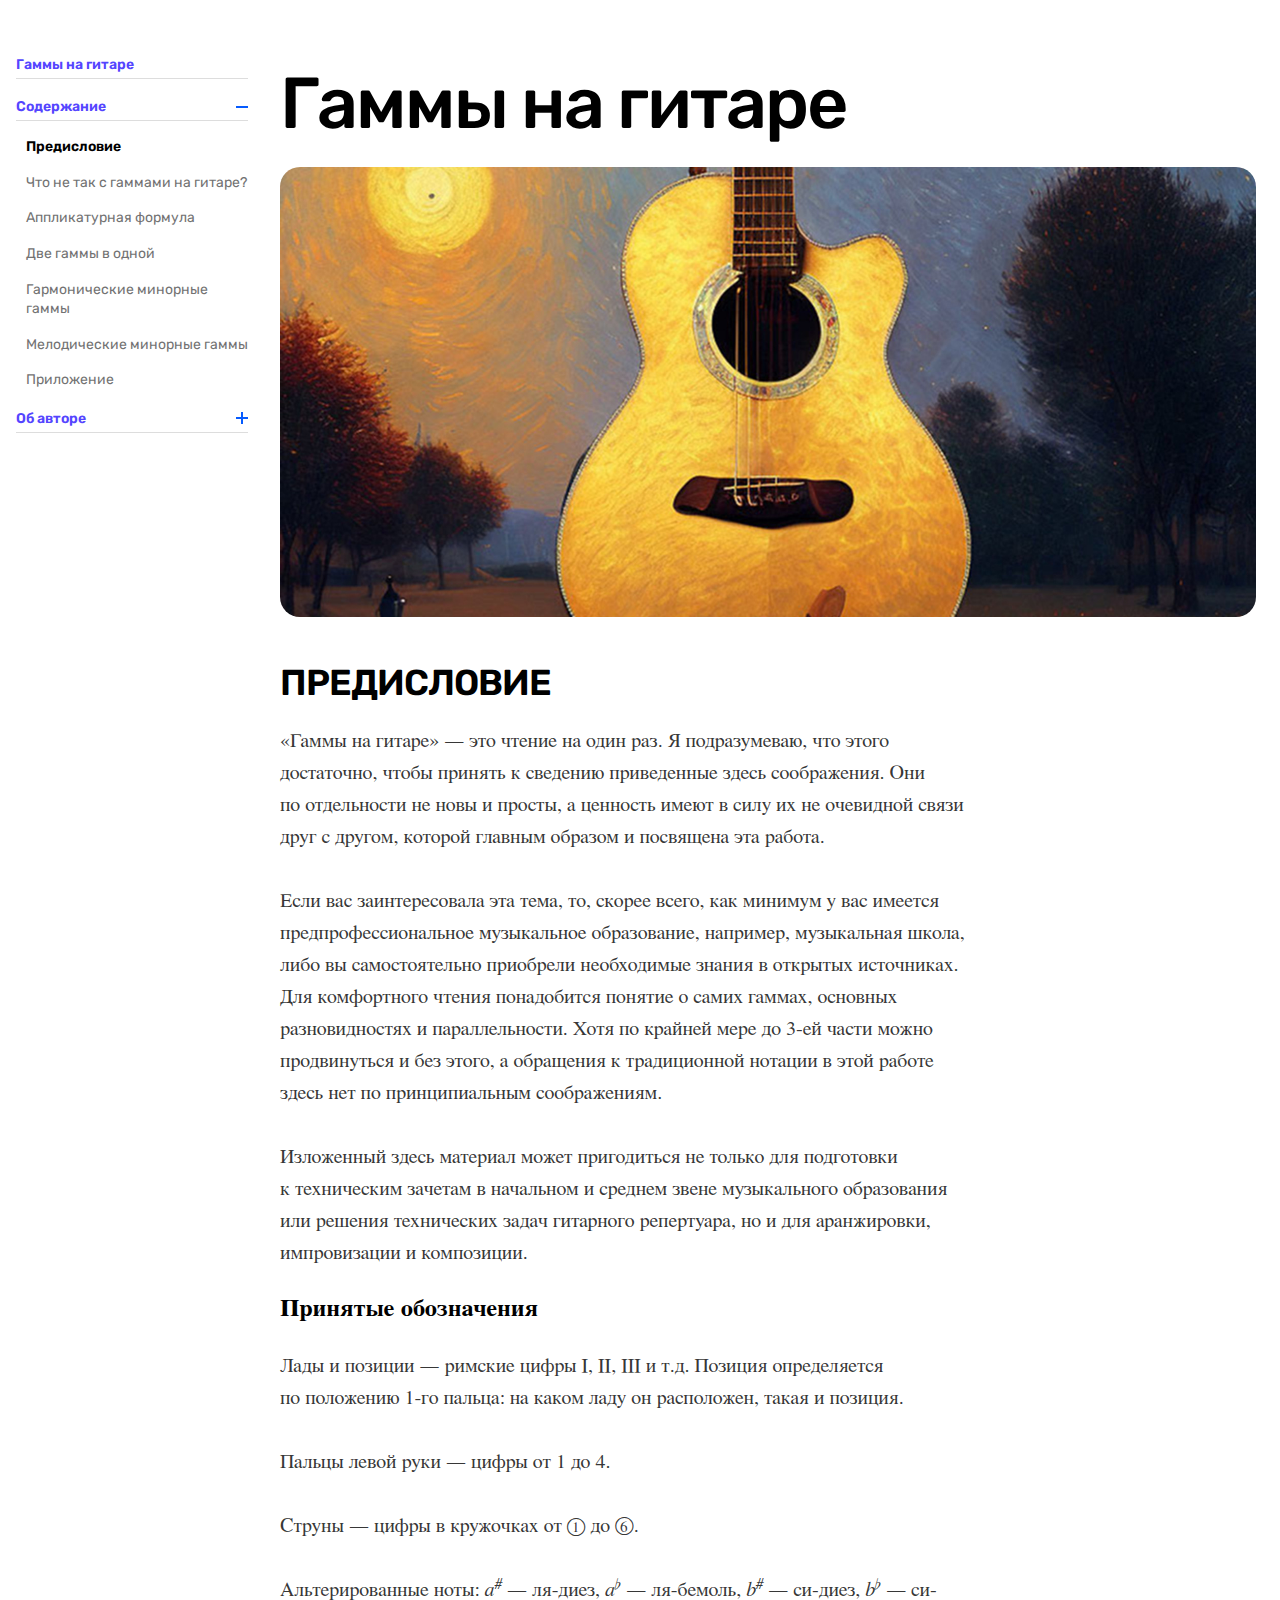
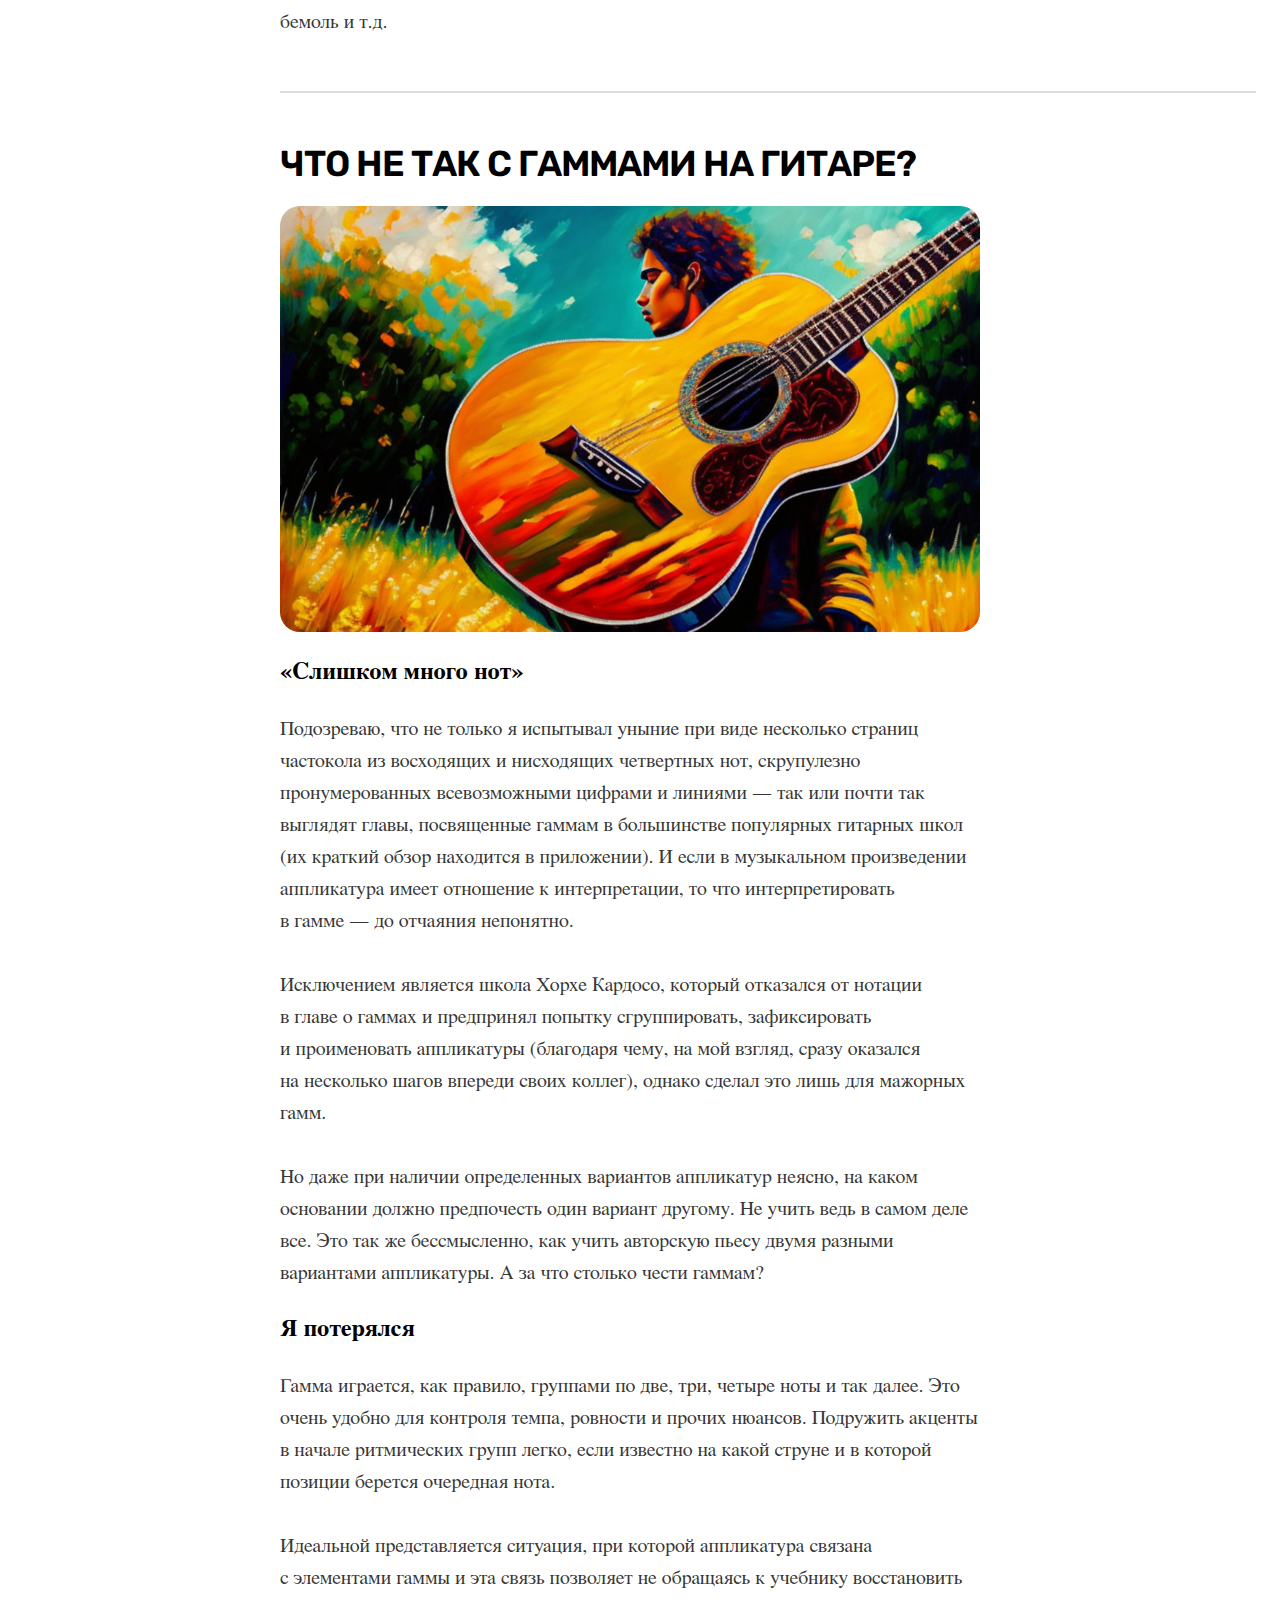
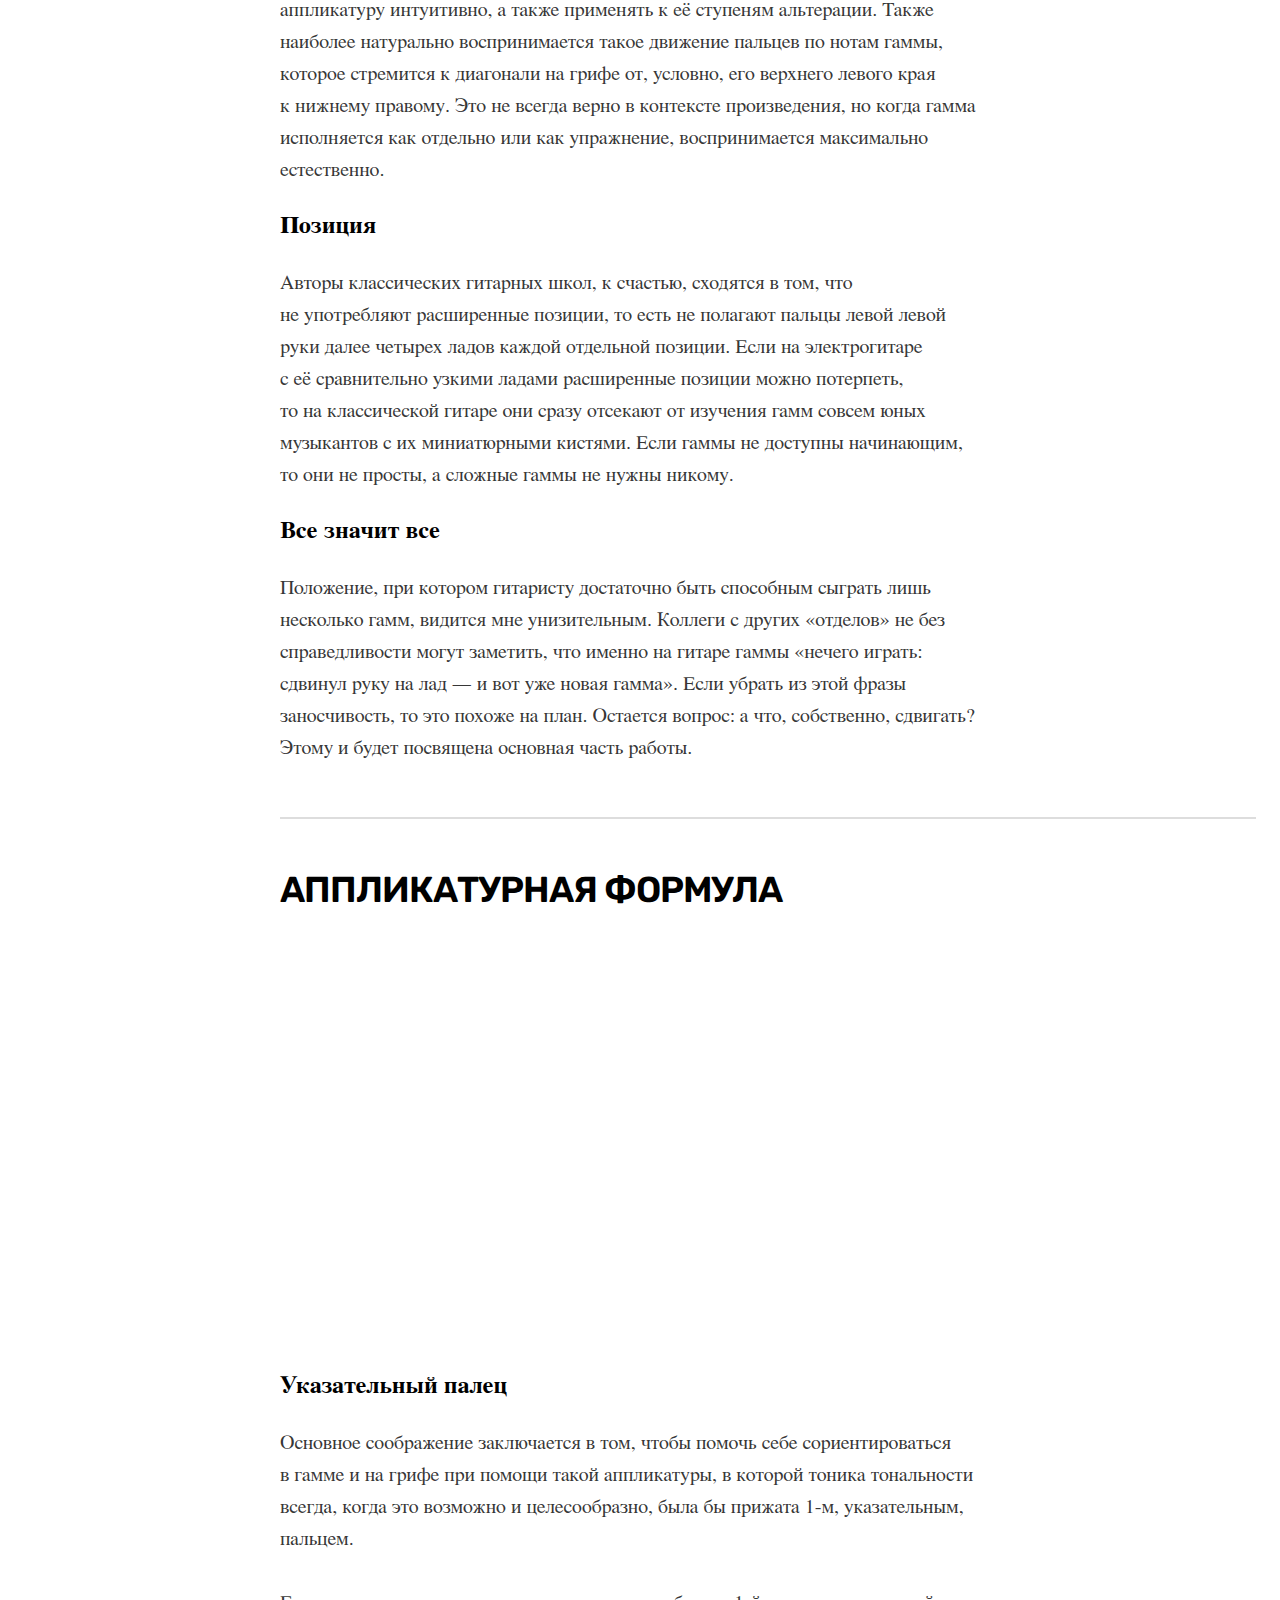
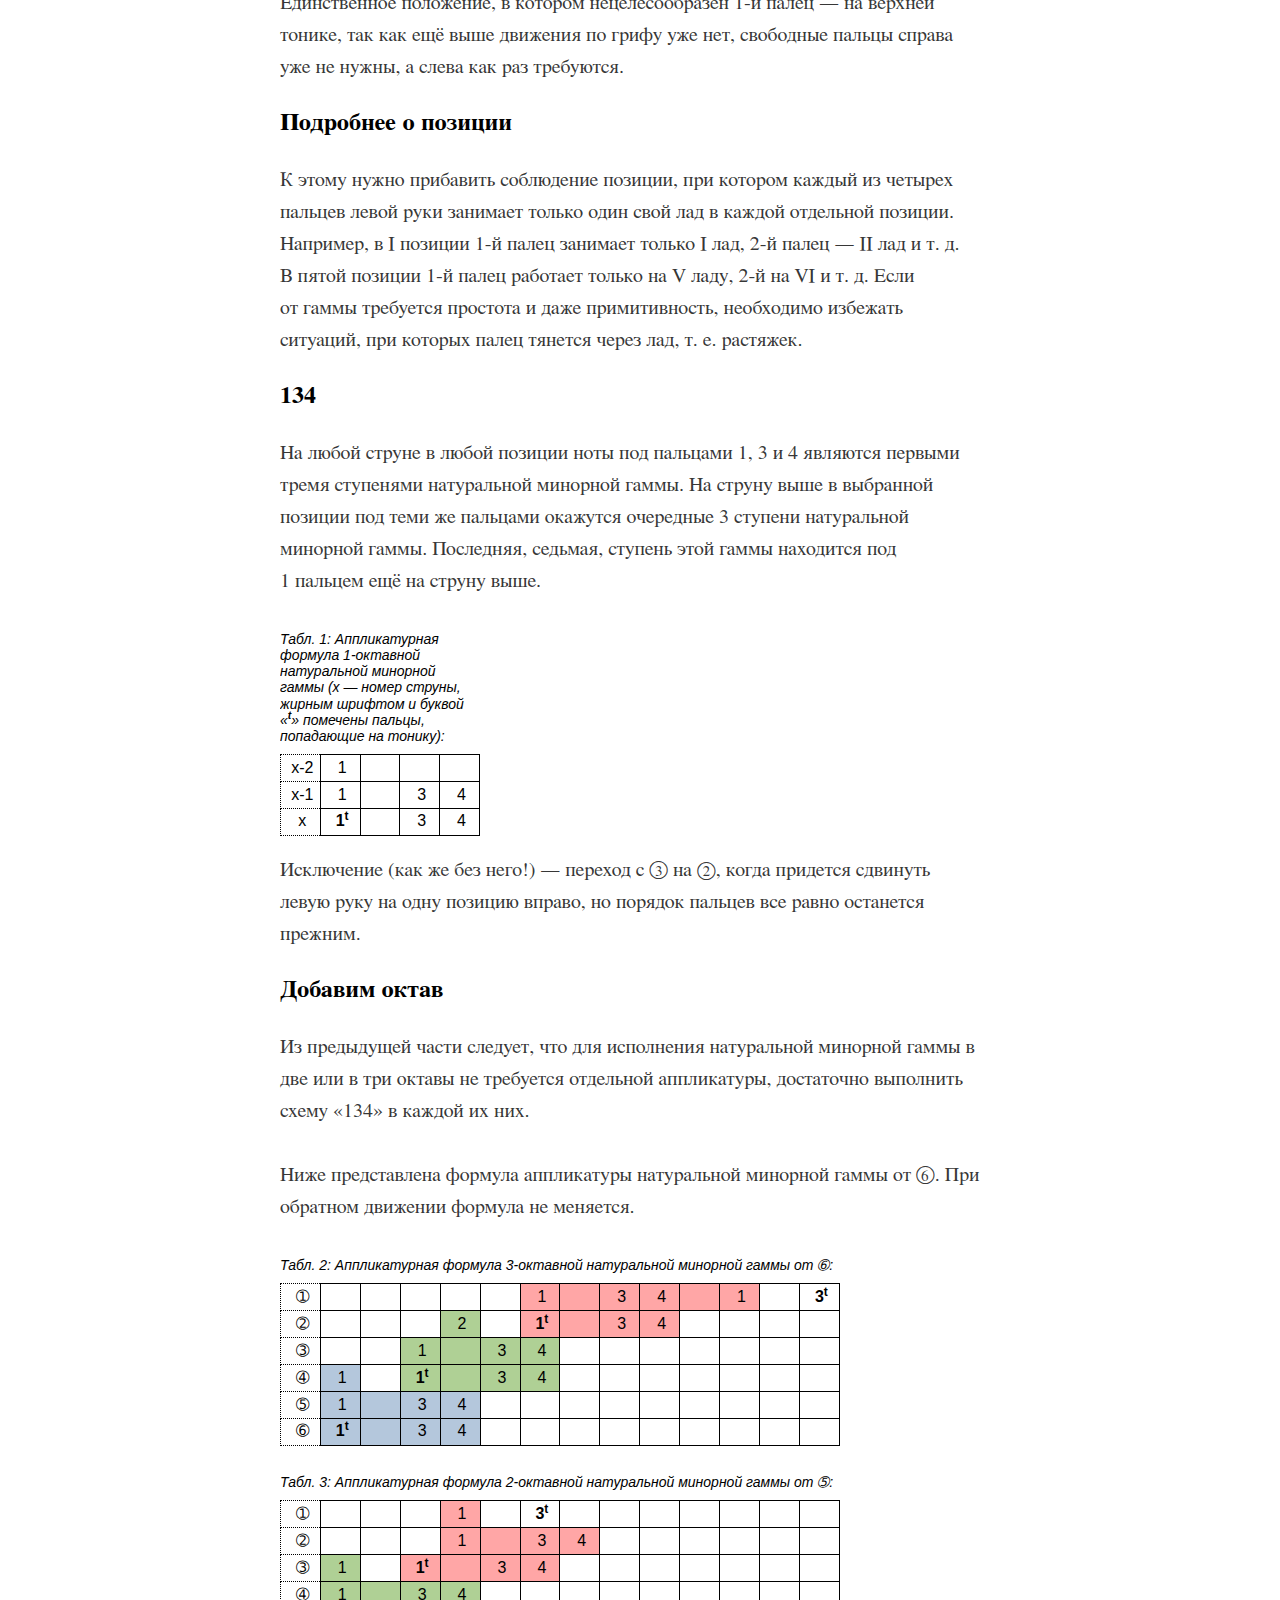
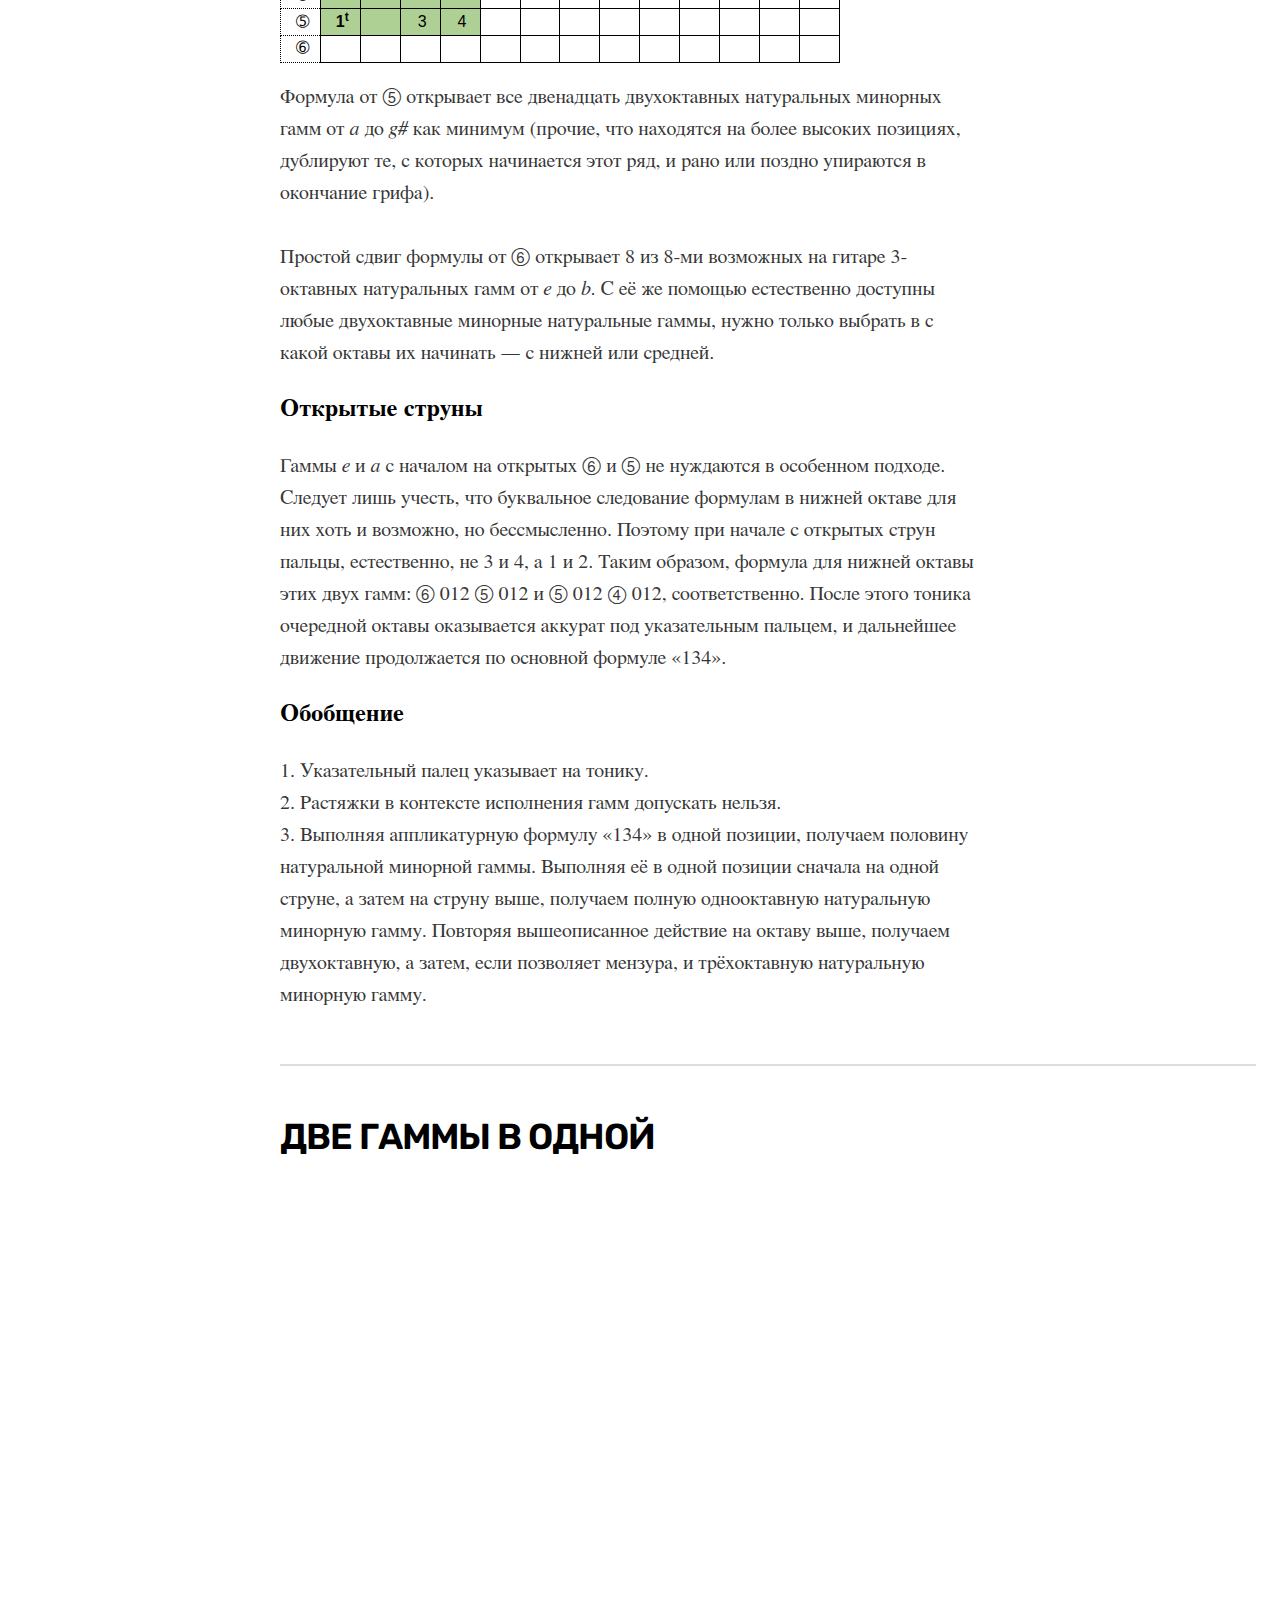
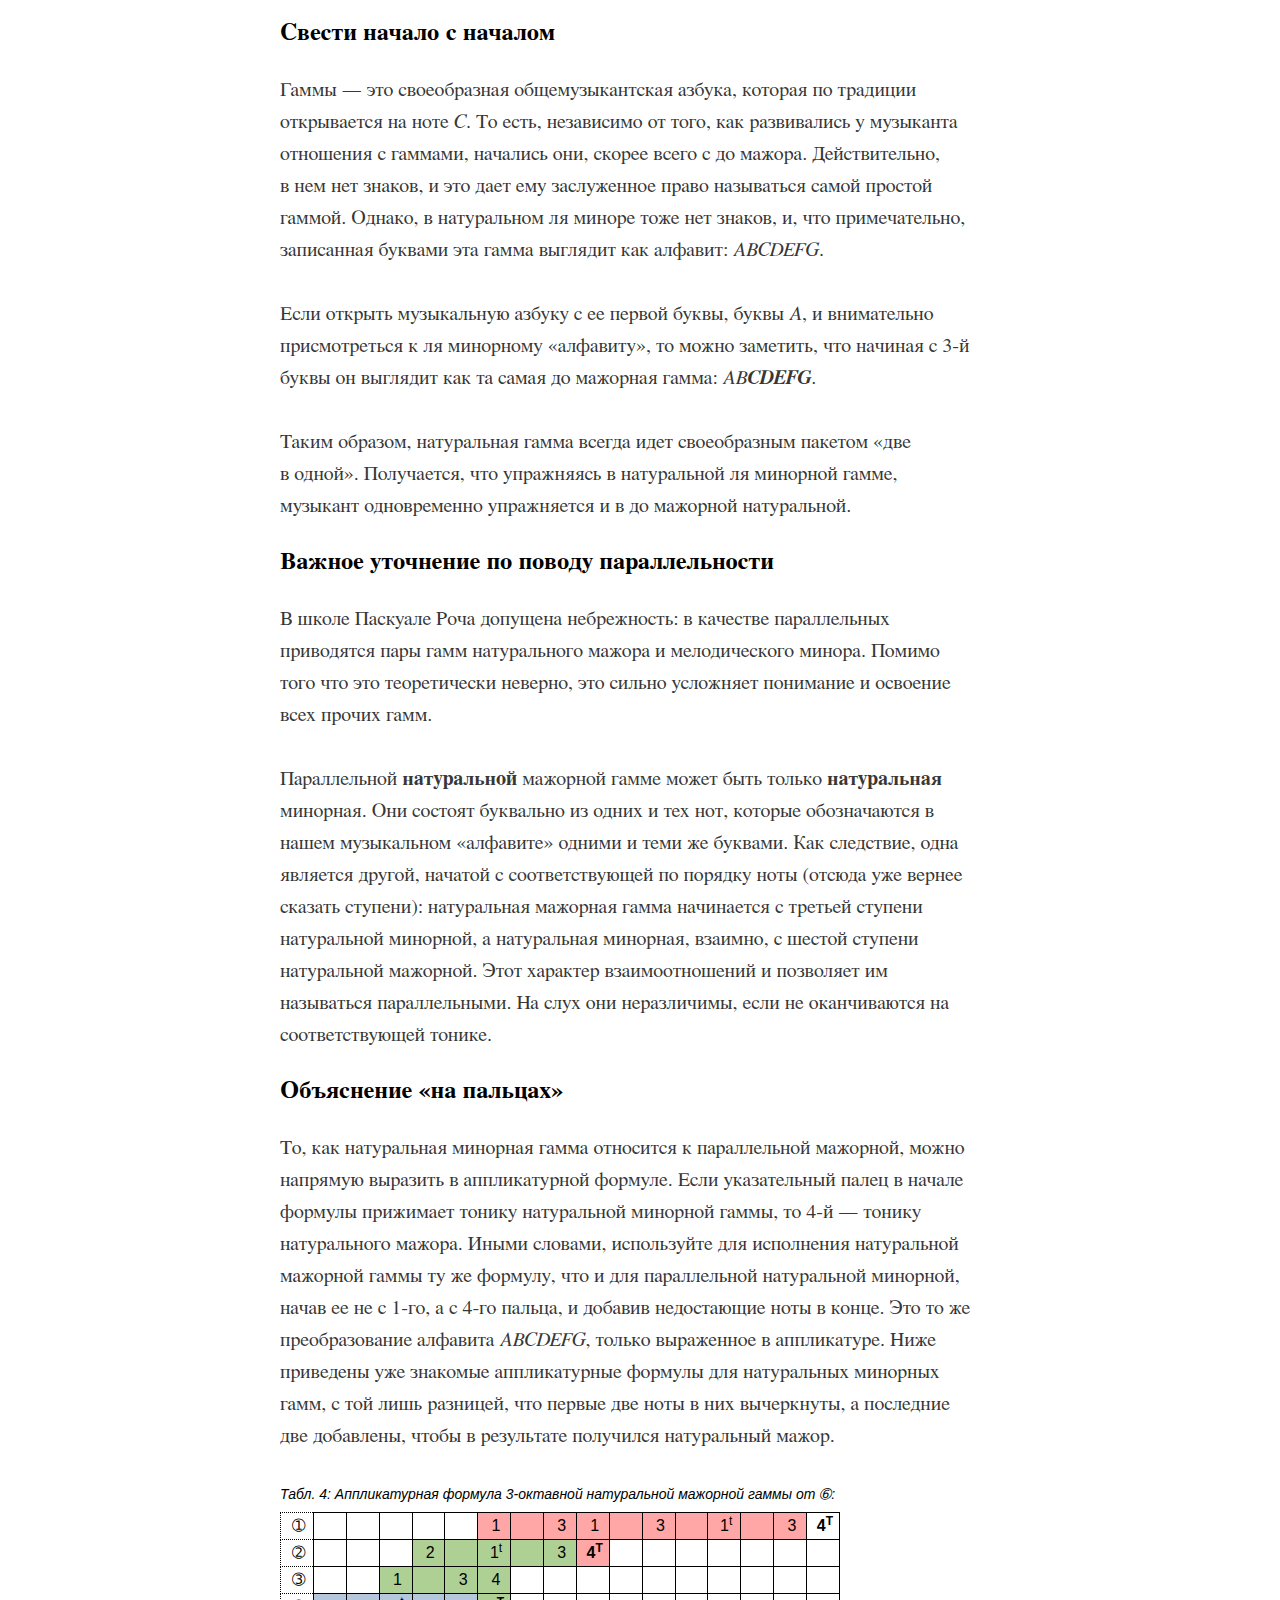
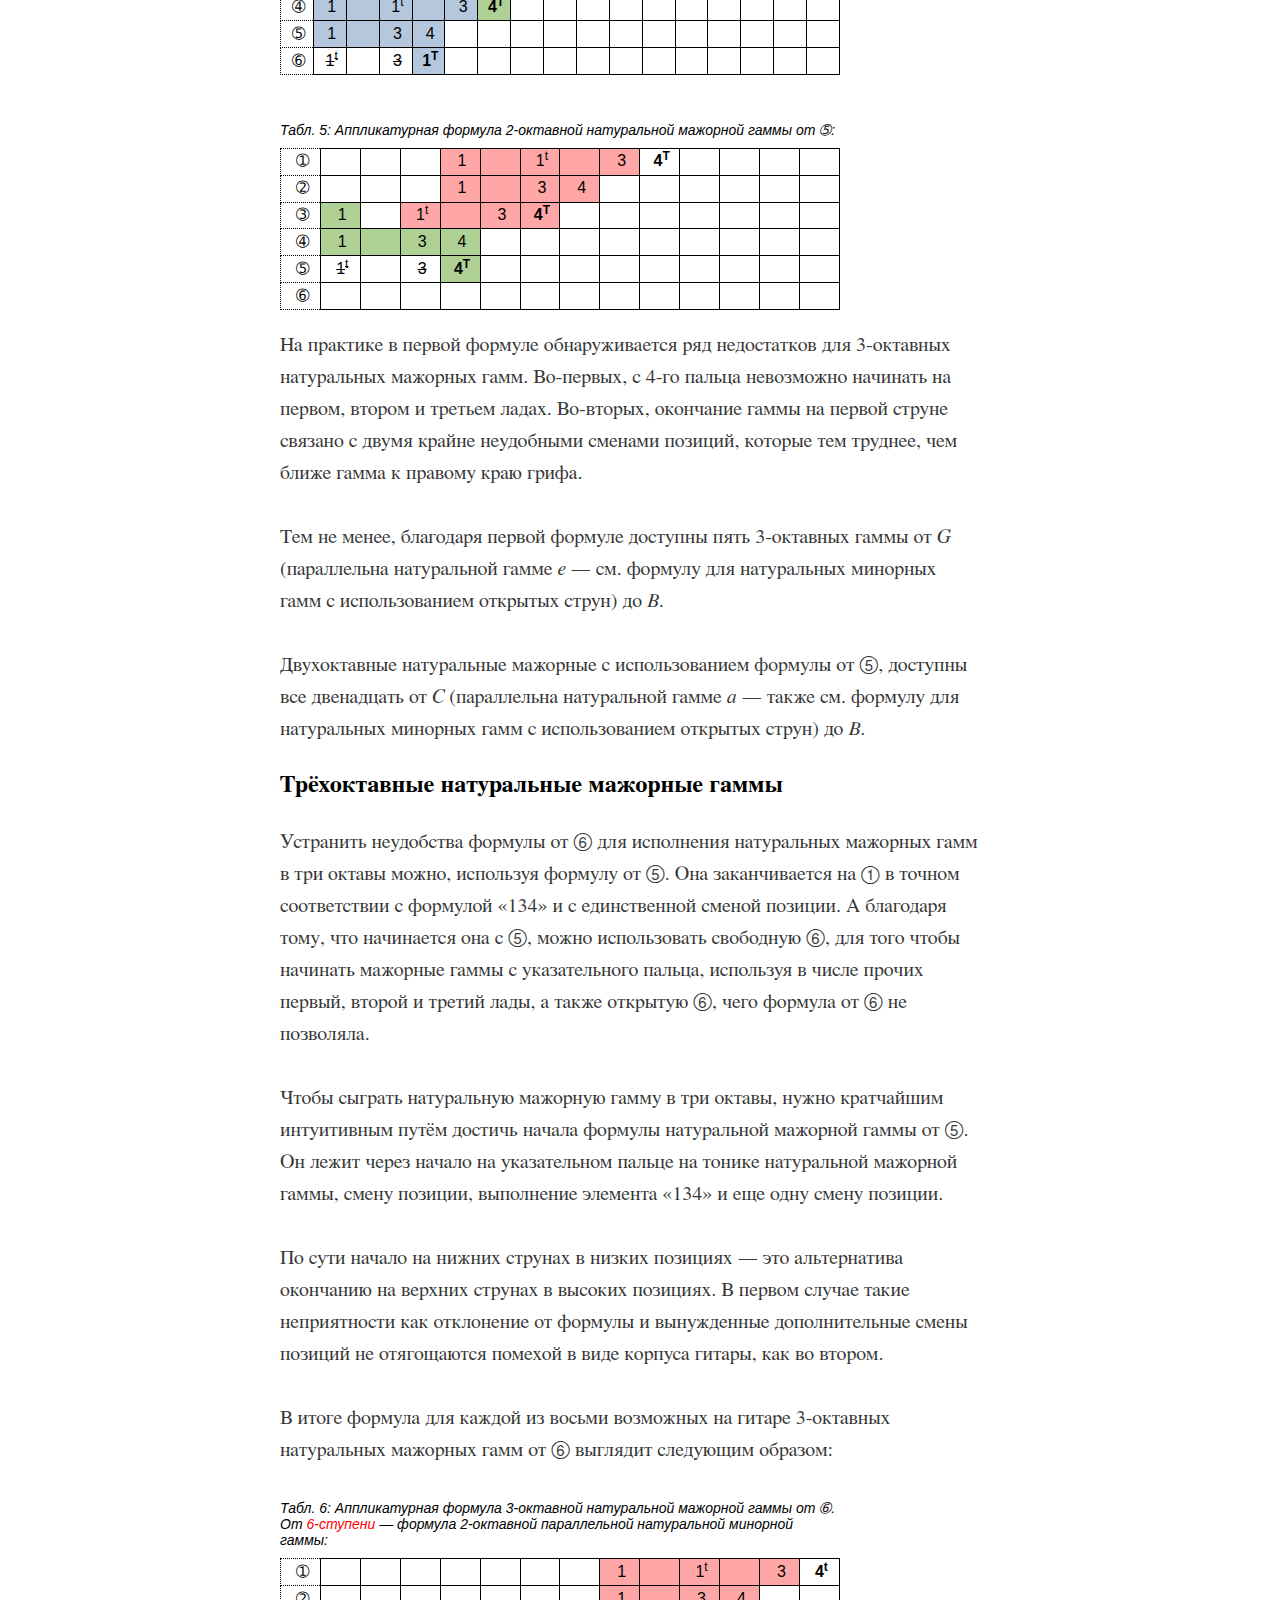
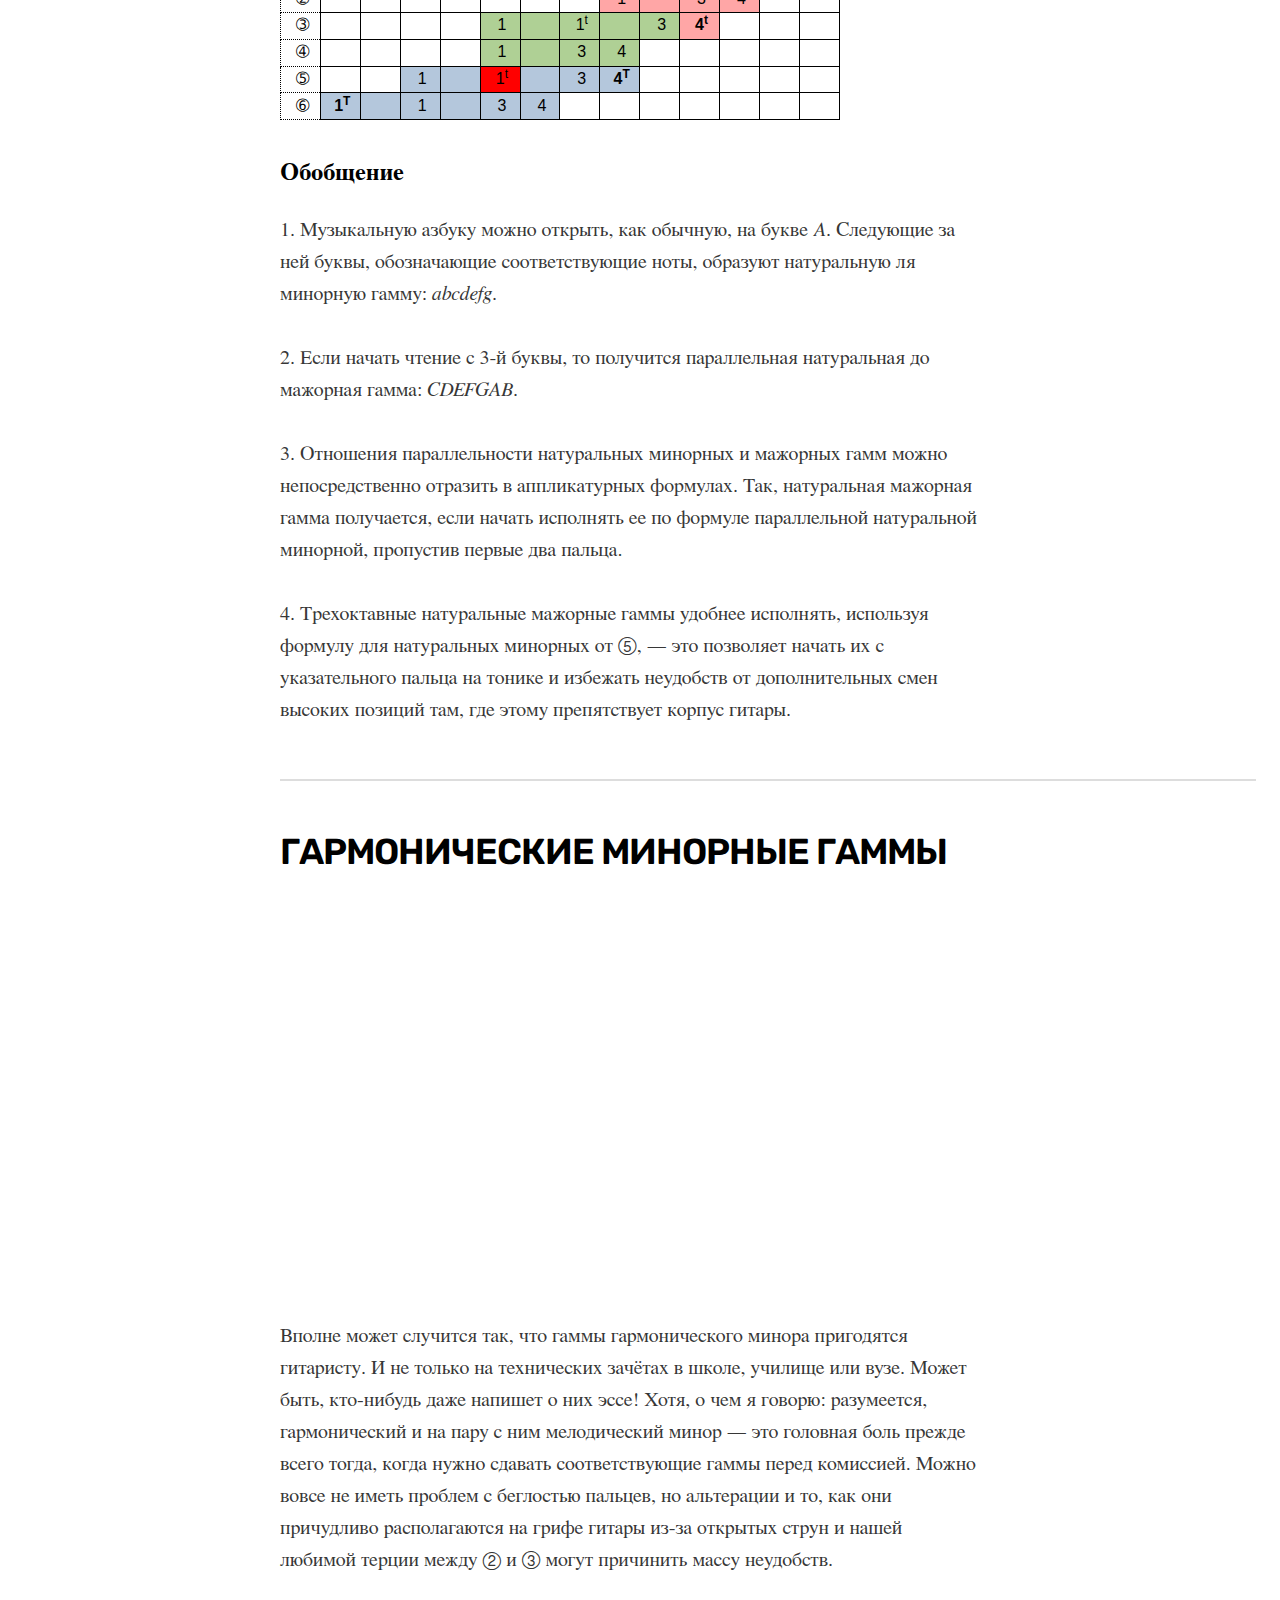
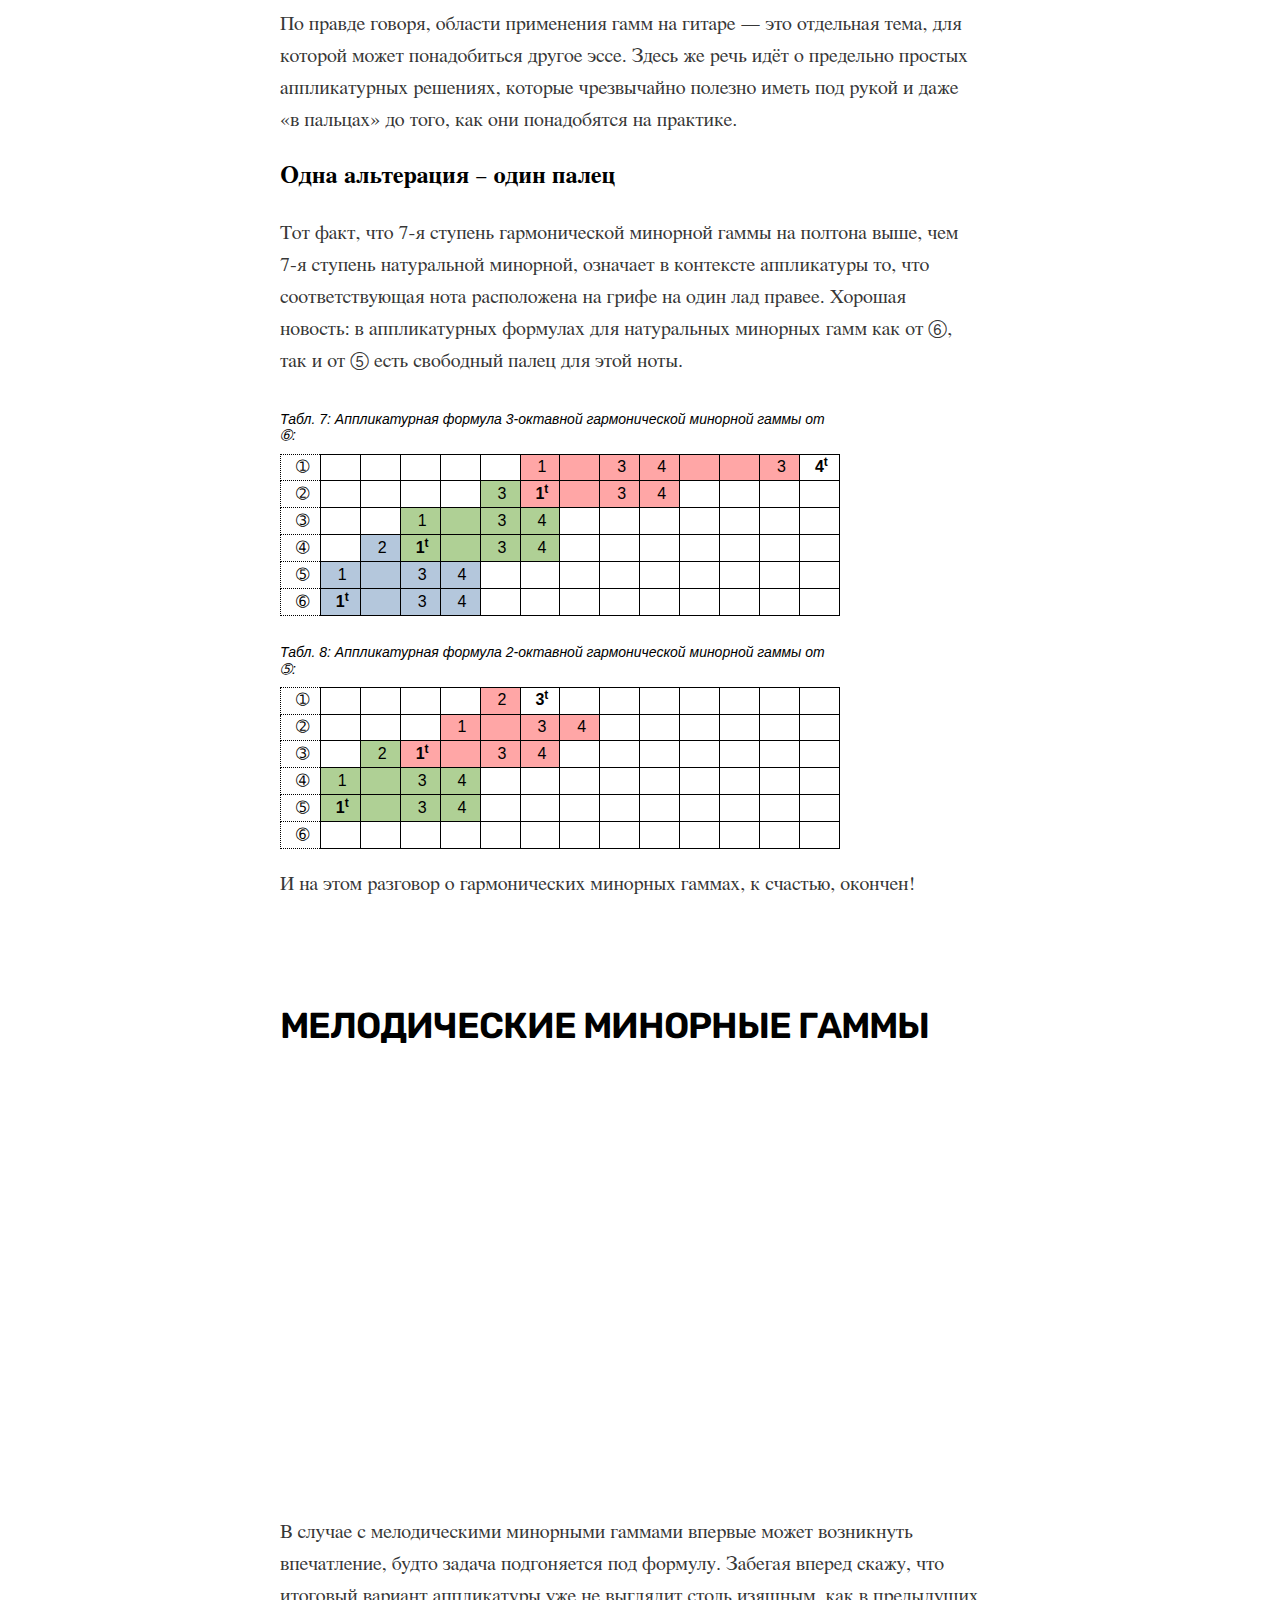
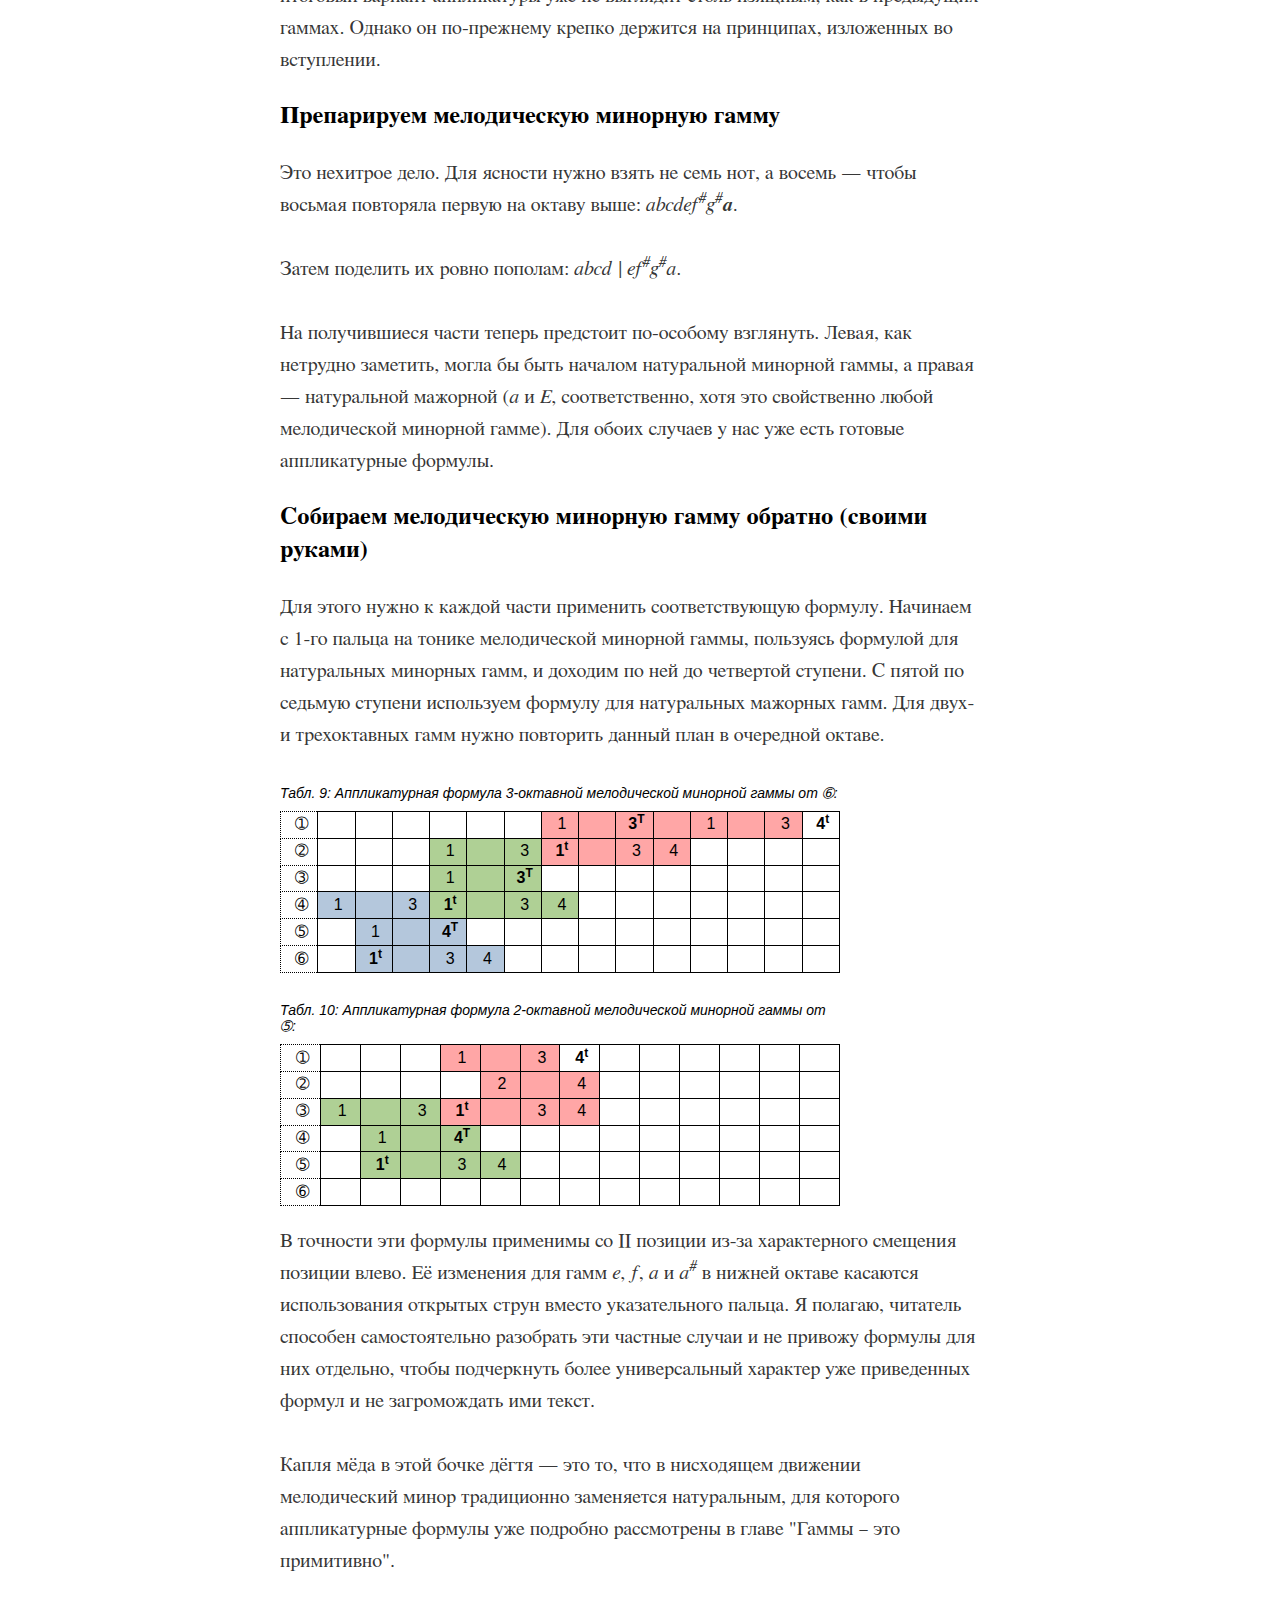
<file: index.html>
<!DOCTYPE html>
<html lang="en">
    <head>
        <meta charset="utf-8" />
        <meta name="viewport" content="width=device-width,initial-scale=1" />
        <meta name="generator" content="RSD 5.0.3519" />
        <title>Гаммы на гитаре</title>
        <link rel="stylesheet" href="css/vanillacss.min.css" />
        <link rel="stylesheet" href="css/wireframe-theme.min.css" />
        <link
            rel="icon"
            href="./images/icons/designer_4.0_win_en.png"
            type="image/png" />
        
        <!-- Yandex.Metrika counter -->
<script type="text/javascript" >
   (function(m,e,t,r,i,k,a){m[i]=m[i]||function(){(m[i].a=m[i].a||[]).push(arguments)};
   m[i].l=1*new Date();
   for (var j = 0; j < document.scripts.length; j++) {if (document.scripts[j].src === r) { return; }}
   k=e.createElement(t),a=e.getElementsByTagName(t)[0],k.async=1,k.src=r,a.parentNode.insertBefore(k,a)})
   (window, document, "script", "https://mc.yandex.ru/metrika/tag.js", "ym");

   ym(95626081, "init", {
        clickmap:true,
        trackLinks:true,
        accurateTrackBounce:true
   });
</script>
<noscript><div><img src="https://mc.yandex.ru/watch/95626081" style="position:absolute; left:-9999px;" alt="" /></div></noscript>
<!-- /Yandex.Metrika counter -->
        
        <script>
            document.createElement("picture");
        </script>
        <script
            class="picturefill"
            async="async"
            src="js/picturefill.min.js"></script>
        <link rel="stylesheet" href="css/main.css" />
        <link
            rel="stylesheet"
            href="https://fonts.googleapis.com/css?family=Rubik:300,400,500,600" />
        <link rel="stylesheet" href="./custom-code/custom-menu.css" />
        <!-- Global site tag (gtag.js) - Google Analytics -->
        <script
            async
            src="https://www.googletagmanager.com/gtag/js?id=G-43F0XB3EM4"></script>
        <script>
            window.dataLayer = window.dataLayer || [];
            function gtag() {
                dataLayer.push(arguments);
            }
            gtag("js", new Date());

            gtag("config", "G-43F0XB3EM4");
        </script>
    </head>

    <body>
 <div class="container big-container-wrapper">
    <div class="container container-tutorial-content" id="top">
      <h1 class="hero-heading">Гаммы на гитаре</h1>
      <div class="container cover-image"></div>
      <div class="container section-content-guide">
        <h2 class="title-section" id="chapter-1">ПРЕДИСЛОВИЕ<br></h2>
                    <p class="paragraph body-paragraph-tutorial">
                        &laquo;Гаммы на гитаре&raquo;&nbsp;&mdash; это чтение на&nbsp;один раз.
                        Я&nbsp;подразумеваю, что этого достаточно, чтобы принять
                        к&nbsp;сведению приведенные здесь соображения. Они
                        по&nbsp;отдельности не&nbsp;новы и&nbsp;просты,
                        а&nbsp;ценность имеют в&nbsp;силу
                        их&nbsp;не&nbsp;очевидной связи друг с&nbsp;другом,
                        которой главным образом и&nbsp;посвящена эта работа.<br /><br />Если
                        вас заинтересовала эта тема, то, скорее всего, как
                        минимум у&nbsp;вас имеется предпрофессиональное
                        музыкальное образование, например, музыкальная школа,
                        либо вы&nbsp;самостоятельно приобрели необходимые знания
                        в&nbsp;открытых источниках. Для комфортного чтения
                        понадобится понятие о&nbsp;самих гаммах, основных
                        разновидностях и&nbsp;параллельности. Хотя
                        по&nbsp;крайней мере до&nbsp;3-ей части можно
                        продвинуться и&nbsp;без этого, а&nbsp;обращения
                        к&nbsp;традиционной нотации в&nbsp;этой работе здесь нет
                        по&nbsp;принципиальным соображениям.<br /><br />Изложенный
                        здесь материал может пригодиться не&nbsp;только для
                        подготовки к&nbsp;техническим зачетам в&nbsp;начальном
                        и&nbsp;среднем звене музыкального образования или
                        решения технических задач гитарного репертуара,
                        но&nbsp;и&nbsp;для аранжировки, импровизации
                        и&nbsp;композиции.<br />
                    </p>
                    <h3 class="subtitle-section">Принятые обозначения</h3>
                    <p class="paragraph body-paragraph-tutorial">
                        Лады и&nbsp;позиции&nbsp;&mdash; римские цифры I, II,
                        III и&nbsp;т.д. Позиция определяется по&nbsp;положению
                        1-го пальца: на&nbsp;каком ладу он&nbsp;расположен,
                        такая и&nbsp;позиция.<br /><br />Пальцы левой
                        руки&nbsp;&mdash; цифры от&nbsp;1&nbsp;до&nbsp;4.<br /><br />Струны&nbsp;&mdash;
                        цифры в&nbsp;кружочках от ① до ⑥.<br /><br />Альтерированные
                        ноты: <i>a<sup>#</sup></i> &mdash; ля-диез,
                        <i>a<sup>♭</sup></i> &mdash; ля-бемоль,
                        <i>b<sup>#</sup></i> &mdash; си-диез,
                        <i>b<sup>♭</sup></i> &mdash; си-бемоль и&nbsp;т.д.<br />
                    </p>
                    <div class="rule rule-section">
                        <hr />
                    </div>
                </div>

                <!-- ЧТО НЕ ТАК С ГАММАМИ НА ГИТАРЕ? -->
                <div class="container section-content-guide">
                    <h2 class="title-section" id="chapter-2">
                        ЧТО НЕ ТАК С ГАММАМИ НА ГИТАРЕ?<br />
                    </h2>
                    <div class="responsive-picture picture">
                        <picture>
                            <img
                                alt="Placeholder Picture"
                                width="1920"
                                height="1136"
                                src="./images/deepdreamgenerator_02.jpg"
                                loading="lazy" />
                        </picture>
                    </div>
                    <h3 class="subtitle-section">«Слишком много нот»</h3>
                    <p class="paragraph body-paragraph-tutorial">
                        Подозреваю, что не&nbsp;только я&nbsp;испытывал уныние
                        при виде несколько страниц частокола из&nbsp;восходящих
                        и&nbsp;нисходящих четвертных нот, скрупулезно
                        пронумерованных всевозможными цифрами
                        и&nbsp;линиями&nbsp;&mdash; так или почти так выглядят
                        главы, посвященные гаммам в&nbsp;большинстве популярных
                        гитарных школ (их&nbsp;краткий обзор находится
                        в&nbsp;приложении). И&nbsp;если в&nbsp;музыкальном
                        произведении аппликатура имеет отношение
                        к&nbsp;интерпретации, то&nbsp;что интерпретировать
                        в&nbsp;гамме&nbsp;&mdash; до&nbsp;отчаяния непонятно.<br /><br />Исключением
                        является школа Хорхе Кардосо, который отказался
                        от&nbsp;нотации в&nbsp;главе о&nbsp;гаммах
                        и&nbsp;предпринял попытку сгруппировать, зафиксировать
                        и&nbsp;проименовать аппликатуры (благодаря чему,
                        на&nbsp;мой взгляд, сразу оказался на&nbsp;несколько
                        шагов впереди своих коллег), однако сделал это лишь для
                        мажорных гамм. <br /><br />Но&nbsp;даже при наличии
                        определенных вариантов аппликатур неясно, на&nbsp;каком
                        основании должно предпочесть один вариант другому.
                        Не&nbsp;учить ведь в&nbsp;самом деле все. Это
                        так&nbsp;же бессмысленно, как учить авторскую пьесу
                        двумя разными вариантами аппликатуры. А&nbsp;за&nbsp;что
                        столько чести гаммам?<br />
                    </p>
                    <h3 class="subtitle-section">Я&nbsp;потерялся</h3>
                    <p class="paragraph body-paragraph-tutorial">
                        Гамма играется, как правило, группами по&nbsp;две, три,
                        четыре ноты и&nbsp;так далее. Это очень удобно для
                        контроля темпа, ровности и&nbsp;прочих нюансов.
                        Подружить акценты в&nbsp;начале ритмических групп легко,
                        если известно на&nbsp;какой струне и&nbsp;в&nbsp;которой
                        позиции берется очередная нота.<br /><br />Идеальной
                        представляется ситуация, при которой аппликатура связана
                        с&nbsp;элементами гаммы и&nbsp;эта связь позволяет
                        не&nbsp;обращаясь к&nbsp;учебнику восстановить
                        аппликатуру интуитивно, а&nbsp;также применять
                        к&nbsp;её&nbsp;ступеням альтерации. Также наиболее
                        натурально воспринимается такое движение пальцев
                        по&nbsp;нотам гаммы, которое стремится к&nbsp;диагонали
                        на&nbsp;грифе&nbsp;от, условно, его верхнего левого края
                        к&nbsp;нижнему правому. Это не&nbsp;всегда верно
                        в&nbsp;контексте произведения, но&nbsp;когда гамма
                        исполняется как отдельно или как упражнение,
                        воспринимается максимально естественно.<br />
                    </p>
                    <h3 class="subtitle-section">Позиция</h3>
                    <p class="paragraph body-paragraph-tutorial">
                        Авторы классических гитарных школ, к&nbsp;счастью,
                        сходятся в&nbsp;том, что не&nbsp;употребляют расширенные
                        позиции, то&nbsp;есть не&nbsp;полагают пальцы левой
                        левой руки далее четырех ладов каждой отдельной позиции.
                        Если на&nbsp;электрогитаре с&nbsp;её&nbsp;сравнительно
                        узкими ладами расширенные позиции можно потерпеть,
                        то&nbsp;на&nbsp;классической гитаре они сразу отсекают
                        от&nbsp;изучения гамм совсем юных музыкантов
                        с&nbsp;их&nbsp;миниатюрными кистями. Если гаммы
                        не&nbsp;доступны начинающим, то&nbsp;они не&nbsp;просты,
                        а&nbsp;сложные гаммы не&nbsp;нужны никому. <br />
                    </p>
                    <h3 class="subtitle-section">Все значит все</h3>
                    <p class="paragraph body-paragraph-tutorial">
                        Положение, при котором гитаристу достаточно быть
                        способным сыграть лишь несколько гамм, видится мне
                        унизительным. Коллеги с&nbsp;других
                        &laquo;отделов&raquo; не&nbsp;без справедливости могут
                        заметить, что именно на&nbsp;гитаре гаммы &laquo;нечего
                        играть: сдвинул руку на&nbsp;лад&nbsp;&mdash; и&nbsp;вот
                        уже новая гамма&raquo;. Если убрать из&nbsp;этой фразы
                        заносчивость, то&nbsp;это похоже на&nbsp;план. Остается
                        вопрос: а&nbsp;что, собственно, сдвигать? Этому
                        и&nbsp;будет посвящена основная часть работы.<br />
                    </p>
                    <div class="rule rule-section">
                        <hr />
                    </div>
                </div>

                <!-- ГАММЫ — ЭТО ПРИМИТИВНО (И ЭТО ХОРОШО) -->
                <div class="container section-content-guide">
                    <h2 class="title-section" id="chapter-3">
                        АППЛИКАТУРНАЯ ФОРМУЛА<br />
                    </h2>
                    <div class="responsive-picture picture">
                        <picture>
                            <img
                                alt="Placeholder Picture"
                                width="1920"
                                height="1136"
                                src="./images/deepdreamgenerator_03.jpg"
                                loading="lazy" />
                        </picture>
                    </div>
                    <h3 class="subtitle-section">Указательный палец</h3>
                    <p class="paragraph body-paragraph-tutorial">
Основное соображение заключается в&nbsp;том, чтобы помочь
себе сориентироваться в&nbsp;гамме и&nbsp;на&nbsp;грифе при помощи
такой аппликатуры, в&nbsp;которой тоника тональности всегда,
когда это возможно и&nbsp;целесообразно, была&nbsp;бы прижата 1-м,
указательным, пальцем. <br /><br />Единственное
положение, в&nbsp;котором нецелесообразен 1-й палец&nbsp;&mdash; на
верхней тонике, так как ещё выше движения по&nbsp;грифу уже
нет, свободные пальцы справа уже не&nbsp;нужны, а&nbsp;слева как
раз требуются.<br />
</p>
<h3 class="subtitle-section">Подробнее о&nbsp;позиции</h3>
<p class="paragraph body-paragraph-tutorial">
К&nbsp;этому нужно прибавить соблюдение позиции, при котором
каждый из&nbsp;четырех пальцев левой руки занимает только
один свой лад в&nbsp;каждой отдельной позиции. Например, в&nbsp;I
позиции 1-й палец занимает только I&nbsp;лад, 2-й палец&nbsp;&mdash; II
лад и&nbsp;т.&nbsp;д. В&nbsp;пятой позиции 1-й палец работает только на
V&nbsp;ладу, 2-й на&nbsp;VI и&nbsp;т.&nbsp;д. Если от&nbsp;гаммы требуется
простота и&nbsp;даже примитивность, необходимо избежать
ситуаций, при которых палец тянется через лад, т.&nbsp;е.
растяжек.<br />
</p>
<h3 class="subtitle-section">134</h3>
<p class="paragraph body-paragraph-tutorial">
На&nbsp;любой струне в&nbsp;любой позиции ноты под пальцами 1, 3&nbsp;и
4&nbsp;являются первыми тремя ступенями натуральной минорной
гаммы. На&nbsp;струну выше в&nbsp;выбранной позиции под теми&nbsp;же
пальцами окажутся очередные 3&nbsp;ступени натуральной
минорной гаммы. Последняя, седьмая, ступень этой гаммы
находится под 1&nbsp;пальцем ещё на&nbsp;струну выше.<br />
</p>
                    <!-- Таблица 1. Формула 134 -->
                    <div class="table-scrolldiv">
                    <table class="basic-fingering-table">
                        <caption>
                            Табл. 1: Аппликатурная формула 1-октавной
                            натуральной минорной гаммы (x — номер струны, жирным
                            шрифтом и буквой «<sup><b>t</b></sup
                            >» помечены пальцы, попадающие на тонику):
                        </caption>

                        <tr valign="top">
                            <td>x-2</td>
                            <td>1</td>
                            <td></td>
                            <td></td>
                            <td border="none"></td>
                        </tr>

                        <tr valign="top">
                            <td>x-1</td>
                            <td>1</td>
                            <td></td>
                            <td>3</td>
                            <td>4</td>
                        </tr>

                        <tr valign="top">
                            <td>x</td>
                            <td><b>1<sup>t</sup></b></td>
                            <td></td>
                            <td>3</td>
                            <td>4</td>
                        </tr>
                        </table></div>
                    <br />

                    <p class="paragraph body-paragraph-tutorial">
                        Исключение (как же без него!) — переход с ③ на ②, когда
                        придется сдвинуть левую руку на одну позицию вправо, но
                        порядок пальцев все равно останется прежним.
                    </p>

                    <h3 class="subtitle-section">Добавим октав</h3>
                    <p class="paragraph body-paragraph-tutorial">
                        Из предыдущей части следует, что для исполнения
                        натуральной минорной гаммы в две или в три октавы не
                        требуется отдельной аппликатуры, достаточно выполнить
                        схему «134» в каждой их них.<br /><br />Ниже
                        представлена формула аппликатуры натуральной минорной
                        гаммы от ⑥. При обратном движении формула не меняется.
                    </p>

                    <!-- Таблица 2. 3-октавный натуральный минор  -->
                    <div class="table-scrolldiv">
                    <table class="fretboard-table">
                        <caption>
                            Табл. 2: Аппликатурная формула 3-октавной
                            натуральной минорной гаммы от ➅:
                        </caption>
                        <tr valign="top">
                            <td>➀</td>
                            <td></td>
                            <td></td>
                            <td></td>
                            <td></td>
                            <td></td>
                            <td bgcolor="#ffa6a6">1</td>
                            <td bgcolor="#ffa6a6"></td>
                            <td bgcolor="#ffa6a6">3</td>
                            <td bgcolor="#ffa6a6">4</td>
                            <td bgcolor="#ffa6a6"></td>
                            <td bgcolor="#ffa6a6">1</td>
                            <td></td>
                            <td>
                                <b>3<sup>t</sup></b>
                            </td>
                        </tr>

                        <tr valign="top">
                            <td>➁</td>
                            <td></td>
                            <td></td>
                            <td></td>
                            <td bgcolor="#afd095">2</td>
                            <td></td>
                            <td bgcolor="#ffa6a6">
                                <b>1<sup>t</sup></b>
                            </td>
                            <td bgcolor="#ffa6a6"></td>
                            <td bgcolor="#ffa6a6">3</td>
                            <td bgcolor="#ffa6a6">4</td>
                            <td></td>
                            <td></td>
                            <td></td>
                            <td></td>
                        </tr>

                        <tr valign="top">
                            <td>➂</td>
                            <td></td>
                            <td></td>
                            <td bgcolor="#afd095">1</td>
                            <td bgcolor="#afd095"></td>
                            <td bgcolor="#afd095">3</td>
                            <td bgcolor="#afd095">4</td>
                            <td></td>
                            <td></td>
                            <td></td>
                            <td></td>
                            <td></td>
                            <td></td>
                            <td></td>
                        </tr>

                        <tr valign="top">
                            <td>➃</td>
                            <td bgcolor="#b4c7dc">1</td>
                            <td></td>
                            <td bgcolor="#afd095">
                                <b>1<sup>t</sup></b>
                            </td>
                            <td bgcolor="#afd095"></td>
                            <td bgcolor="#afd095">3</td>
                            <td bgcolor="#afd095">4</td>
                            <td></td>
                            <td></td>
                            <td></td>
                            <td></td>
                            <td></td>
                            <td></td>
                            <td></td>
                        </tr>

                        <tr valign="top">
                            <td>➄</td>
                            <td bgcolor="#b4c7dc">1</td>
                            <td bgcolor="#b4c7dc"></td>
                            <td bgcolor="#b4c7dc">3</td>
                            <td bgcolor="#b4c7dc">4</td>
                            <td></td>
                            <td></td>
                            <td></td>
                            <td></td>
                            <td></td>
                            <td></td>
                            <td></td>
                            <td></td>
                            <td></td>
                        </tr>

                        <tr valign="top">
                            <td>➅</td>
                            <td bgcolor="#b4c7dc">
                                <b>1<sup>t</sup></b>
                            </td>
                            <td bgcolor="#b4c7dc"></td>
                            <td bgcolor="#b4c7dc">3</td>
                            <td bgcolor="#b4c7dc">4</td>
                            <td></td>
                            <td></td>
                            <td></td>
                            <td></td>
                            <td></td>
                            <td></td>
                            <td></td>
                            <td></td>
                            <td></td>
                        </tr>
                        </table></div>
                    <br />

                    <!-- Таблица 3. 2-октавный натуральный минор  -->
                    <div class="table-scrolldiv">
                    <table class="fretboard-table">
                        <caption>
                            Табл. 3: Аппликатурная формула 2-октавной
                            натуральной минорной гаммы от ➄:
                        </caption>
                        <tr valign="top">
                            <td>➀</td>
                            <td></td>
                            <td></td>
                            <td></td>
                            <td bgcolor="#ffa6a6">1</td>
                            <td></td>
                            <td>
                                <b>3<sup>t</sup></b>
                            </td>
                            <td></td>
                            <td></td>
                            <td></td>
                            <td></td>
                            <td></td>
                            <td></td>
                            <td></td>
                        </tr>

                        <tr valign="top">
                            <td>➁</td>
                            <td></td>
                            <td></td>
                            <td></td>
                            <td bgcolor="#ffa6a6">1</td>
                            <td bgcolor="#ffa6a6"></td>
                            <td bgcolor="#ffa6a6">3</td>
                            <td bgcolor="#ffa6a6">4</td>
                            <td></td>
                            <td></td>
                            <td></td>
                            <td></td>
                            <td></td>
                            <td></td>
                        </tr>

                        <tr valign="top">
                            <td>➂</td>
                            <td bgcolor="#afd095">1</td>
                            <td></td>
                            <td bgcolor="#ffa6a6">
                                <b>1<sup>t</sup></b>
                            </td>
                            <td bgcolor="#ffa6a6"></td>
                            <td bgcolor="#ffa6a6">3</td>
                            <td bgcolor="#ffa6a6">4</td>
                            <td></td>
                            <td></td>
                            <td></td>
                            <td></td>
                            <td></td>
                            <td></td>
                            <td></td>
                        </tr>

                        <tr valign="top">
                            <td>➃</td>
                            <td bgcolor="#afd095">1</td>
                            <td bgcolor="#afd095"></td>
                            <td bgcolor="#afd095">3</td>
                            <td bgcolor="#afd095">4</td>
                            <td></td>
                            <td></td>
                            <td></td>
                            <td></td>
                            <td></td>
                            <td></td>
                            <td></td>
                            <td></td>
                            <td></td>
                        </tr>

                        <tr valign="top">
                            <td>➄</td>
                            <td bgcolor="#afd095">
                                <b>1<sup>t</sup></b>
                            </td>
                            <td bgcolor="#afd095"></td>
                            <td bgcolor="#afd095">3</td>
                            <td bgcolor="#afd095">4</td>
                            <td></td>
                            <td></td>
                            <td></td>
                            <td></td>
                            <td></td>
                            <td></td>
                            <td></td>
                            <td></td>
                            <td></td>
                        </tr>

                        <tr valign="top">
                            <td>➅</td>
                            <td></td>
                            <td></td>
                            <td></td>
                            <td></td>
                            <td></td>
                            <td></td>
                            <td></td>
                            <td></td>
                            <td></td>
                            <td></td>
                            <td></td>
                            <td></td>
                            <td></td>
                        </tr>
                        </table></div>
                    <br />
                    <p class="paragraph body-paragraph-tutorial">
                        Формула от ➄ открывает все двенадцать двухоктавных
                        натуральных минорных гамм от <i>a</i> до <i>g#</i> как
                        минимум (прочие, что находятся на более высоких
                        позициях, дублируют те, с которых начинается этот ряд, и
                        рано или поздно упираются в окончание грифа).<br /><br />Простой
                        сдвиг формулы от ➅ открывает 8 из 8-ми возможных на
                        гитаре 3-октавных натуральных гамм от <i>e</i> до
                        <i>b</i>. С её же помощью естественно доступны любые
                        двухоктавные минорные натуральные гаммы, нужно только
                        выбрать в с какой октавы их начинать — с нижней или
                        средней.
                    </p>

                    <h3 class="subtitle-section">Открытые струны</h3>
                    <p class="paragraph body-paragraph-tutorial">
                        Гаммы <i>e</i> и <i>a</i> с началом на открытых ➅ и ➄ не
                        нуждаются в особенном подходе. Следует лишь учесть, что
                        буквальное следование формулам в нижней октаве для них
                        хоть и возможно, но бессмысленно. Поэтому при начале с
                        открытых струн пальцы, естественно, не 3 и 4, а 1 и 2.
                        Таким образом, формула для нижней октавы этих двух гамм:
                        ➅ 012 ➄ 012 и ➄ 012 ➃ 012, соответственно. После этого
                        тоника очередной октавы оказывается аккурат под
                        указательным пальцем, и дальнейшее движение продолжается
                        по основной формуле «134».<br />
                    </p>

                    <h3 class="subtitle-section">Обобщение</h3>
                    <p class="paragraph body-paragraph-tutorial">
                        1. Указательный палец указывает на тонику.<br />
                        2. Растяжки в контексте исполнения гамм допускать
                        нельзя.<br />
                        3. Выполняя аппликатурную формулу «134» в одной позиции,
                        получаем половину натуральной минорной гаммы. Выполняя
                        её в одной позиции сначала на одной струне, а затем на
                        струну выше, получаем полную однооктавную натуральную
                        минорную гамму. Повторяя вышеописанное действие на
                        октаву выше, получаем двухоктавную, а затем, если
                        позволяет мензура, и трёхоктавную натуральную минорную
                        гамму.
                    </p>

                    <div class="rule rule-section">
                        <hr />
                    </div>
                </div>

                <!-- ДВЕ ГАММЫ В ОДНОЙ -->
                <div class="container section-content-guide">
                    <h2 class="title-section" id="chapter-4">
                        ДВЕ ГАММЫ В ОДНОЙ<br />
                    </h2>
                    <div class="responsive-picture picture">
                        <picture>
                            <img
                                alt="Placeholder Picture"
                                width="1920"
                                height="1136"
                                src="./images/deepdreamgenerator_04.jpg"
                                loading="lazy" />
                        </picture>
                    </div>
                    <h3 class="subtitle-section">Свести начало с началом</h3>
<p class="paragraph body-paragraph-tutorial">
Гаммы&nbsp;&mdash; это своеобразная общемузыкантская азбука,
которая по&nbsp;традиции открывается на&nbsp;ноте <i>С</i>.&nbsp;То
есть, независимо от&nbsp;того, как развивались у&nbsp;музыканта
отношения с&nbsp;гаммами, начались они, скорее всего с&nbsp;до
мажора. Действительно, в&nbsp;нем нет знаков, и&nbsp;это дает ему
заслуженное право называться самой простой гаммой.
Однако, в&nbsp;натуральном ля&nbsp;миноре тоже нет знаков, и, что
примечательно, записанная буквами эта гамма выглядит как
алфавит: <i>ABCDEFG</i>.<br /><br />Если открыть
музыкальную азбуку с&nbsp;ее&nbsp;первой буквы, буквы&nbsp;<i>A</i>, и
внимательно присмотреться к&nbsp;ля&nbsp;минорному &laquo;алфавиту&raquo;, то
можно заметить, что начиная с&nbsp;3-й буквы он&nbsp;выглядит как
та&nbsp;самая до&nbsp;мажорная гамма: <i>AB<b>CDEFG</b></i
                        >.<br /><br />Таким образом, натуральная гамма всегда
идет своеобразным пакетом &laquo;две в&nbsp;одной&raquo;. Получается, что
упражняясь в&nbsp;натуральной ля&nbsp;минорной гамме, музыкант
одновременно упражняется и&nbsp;в&nbsp;до&nbsp;мажорной натуральной.
<br />
</p>

                    <h3 class="subtitle-section">
                        Важное уточнение по поводу параллельности
                    </h3>
                    <p class="paragraph body-paragraph-tutorial">
                        В школе Паскуале Роча допущена небрежность: в качестве
                        параллельных приводятся пары гамм натурального мажора и
                        мелодического минора. Помимо того что это теоретически
                        неверно, это сильно усложняет понимание и освоение всех
                        прочих гамм.<br /><br />Параллельной
                        <b>натуральной</b> мажорной гамме может быть только
                        <b>натуральная</b> минорная. Они состоят буквально из
                        одних и тех нот, которые обозначаются в нашем
                        музыкальном «алфавите» одними и теми же буквами. Как
                        следствие, одна является другой, начатой с
                        соответствующей по порядку ноты (отсюда уже вернее
                        сказать ступени): натуральная мажорная гамма начинается
                        с третьей ступени натуральной минорной, а натуральная
                        минорная, взаимно, с шестой ступени натуральной
                        мажорной. Этот характер взаимоотношений и позволяет им
                        называться параллельными. На слух они неразличимы, если
                        не оканчиваются на соответствующей тонике.<br />
                    </p>

                    <h3 class="subtitle-section">Объяснение «на пальцах»</h3>
                    <p class="paragraph body-paragraph-tutorial">
                        То, как натуральная минорная гамма относится к
                        параллельной мажорной, можно напрямую выразить в
                        аппликатурной формуле. Если указательный палец в начале
                        формулы прижимает тонику натуральной минорной гаммы, то
                        4-й — тонику натурального мажора. Иными словами,
                        используйте для исполнения натуральной мажорной гаммы ту
                        же формулу, что и для параллельной натуральной минорной,
                        начав ее не с 1-го, а с 4-го пальца, и добавив
                        недостающие ноты в конце. Это то же преобразование
                        алфавита <i>ABCDEFG</i>, только выраженное в
                        аппликатуре. Ниже приведены уже знакомые аппликатурные
                        формулы для натуральных минорных гамм, с той лишь
                        разницей, что первые две ноты в них вычеркнуты, а
                        последние две добавлены, чтобы в результате получился
                        натуральный мажор.<br />
                    </p>

                    <!-- Таблица 4. 3-октавный натуральный мажор  -->
                    <div class="table-scrolldiv">
                    <table class="fretboard-table">
                        <caption>
                            Табл. 4: Аппликатурная формула 3-октавной
                            натуральной мажорной гаммы от ➅:
                        </caption>
                        <tr valign="top">
                            <td>➀</td>
                            <td></td>
                            <td></td>
                            <td></td>
                            <td></td>
                            <td></td>
                            <td bgcolor="#ffa6a6">1</td>
                            <td bgcolor="#ffa6a6"></td>
                            <td bgcolor="#ffa6a6">3</td>
                            <td bgcolor="#ffa6a6">1</td>
                            <td bgcolor="#ffa6a6"></td>
                            <td bgcolor="#ffa6a6">3</td>
                            <td bgcolor="#ffa6a6"></td>
                            <td bgcolor="#ffa6a6">1<sup>t</sup></td>
                            <td bgcolor="#ffa6a6"></td>
                            <td bgcolor="#ffa6a6">3</td>
                            <td>
                                <b>4<sup>T</sup></b>
                            </td>
                        </tr>

                        <tr valign="top">
                            <td>➁</td>
                            <td></td>
                            <td></td>
                            <td></td>
                            <td bgcolor="#afd095">2</td>
                            <td bgcolor="#afd095"></td>
                            <td bgcolor="#afd095">1<sup>t</sup></td>
                            <td bgcolor="#afd095"></td>
                            <td bgcolor="#afd095">3</td>
                            <td bgcolor="#ffa6a6">
                                <b>4<sup>T</sup></b>
                            </td>
                            <td></td>
                            <td></td>
                            <td></td>
                            <td></td>
                            <td></td>
                            <td></td>
                            <td></td>
                        </tr>

                        <tr valign="top">
                            <td>➂</td>
                            <td></td>
                            <td></td>
                            <td bgcolor="#afd095">1</td>
                            <td bgcolor="#afd095"></td>
                            <td bgcolor="#afd095">3</td>
                            <td bgcolor="#afd095">4</td>
                            <td></td>
                            <td></td>
                            <td></td>
                            <td></td>
                            <td></td>
                            <td></td>
                            <td></td>
                            <td></td>
                            <td></td>
                            <td></td>
                        </tr>

                        <tr valign="top">
                            <td>➃</td>
                            <td bgcolor="#b4c7dc">1</td>
                            <td bgcolor="#b4c7dc"></td>
                            <td bgcolor="#b4c7dc">1<sup>t</sup></td>
                            <td bgcolor="#b4c7dc"></td>
                            <td bgcolor="#b4c7dc">3</td>
                            <td bgcolor="#afd095">
                                <b>4<sup>T</sup></b>
                            </td>
                            <td></td>
                            <td></td>
                            <td></td>
                            <td></td>
                            <td></td>
                            <td></td>
                            <td></td>
                            <td></td>
                            <td></td>
                            <td></td>
                        </tr>

                        <tr valign="top">
                            <td>➄</td>
                            <td bgcolor="#b4c7dc">1</td>
                            <td bgcolor="#b4c7dc"></td>
                            <td bgcolor="#b4c7dc">3</td>
                            <td bgcolor="#b4c7dc">4</td>
                            <td></td>
                            <td></td>
                            <td></td>
                            <td></td>
                            <td></td>
                            <td></td>
                            <td></td>
                            <td></td>
                            <td></td>
                            <td></td>
                            <td></td>
                            <td></td>
                        </tr>

                        <tr valign="top">
                            <td>➅</td>
                            <td>
                                <s>1<sup>t</sup></s>
                            </td>
                            <td></td>
                            <td><s>3</s></td>
                            <td bgcolor="#b4c7dc">
                                <b>1<sup>T</sup></b>
                            </td>
                            <td></td>
                            <td></td>
                            <td></td>
                            <td></td>
                            <td></td>
                            <td></td>
                            <td></td>
                            <td></td>
                            <td></td>
                            <td></td>
                            <td></td>
                            <td></td>
                        </tr>
                        </table></div>
                    <br /><br />

                    <!-- Таблица 5. 2-октавный натуральный мажор  -->
                    <div class="table-scrolldiv">
                    <table class="fretboard-table">
                        <caption>
                            Табл. 5: Аппликатурная формула 2-октавной
                            натуральной мажорной гаммы от ➄:
                        </caption>
                        <tr valign="top">
                            <td>➀</td>
                            <td></td>
                            <td></td>
                            <td></td>
                            <td bgcolor="#ffa6a6">1</td>
                            <td bgcolor="#ffa6a6"></td>
                            <td bgcolor="#ffa6a6">1<sup>t</sup></td>
                            <td bgcolor="#ffa6a6"></td>
                            <td bgcolor="#ffa6a6">3</td>
                            <td>
                                <b>4<sup>T</sup></b>
                            </td>
                            <td></td>
                            <td></td>
                            <td></td>
                            <td></td>
                        </tr>

                        <tr valign="top">
                            <td>➁</td>
                            <td></td>
                            <td></td>
                            <td></td>
                            <td bgcolor="#ffa6a6">1</td>
                            <td bgcolor="#ffa6a6"></td>
                            <td bgcolor="#ffa6a6">3</td>
                            <td bgcolor="#ffa6a6">4</td>
                            <td></td>
                            <td></td>
                            <td></td>
                            <td></td>
                            <td></td>
                            <td></td>
                        </tr>

                        <tr valign="top">
                            <td>➂</td>
                            <td bgcolor="#afd095">1</td>
                            <td></td>
                            <td bgcolor="#ffa6a6">1<sup>t</sup></td>
                            <td bgcolor="#ffa6a6"></td>
                            <td bgcolor="#ffa6a6">3</td>
                            <td bgcolor="#ffa6a6">
                                <b>4<sup>T</sup></b>
                            </td>
                            <td></td>
                            <td></td>
                            <td></td>
                            <td></td>
                            <td></td>
                            <td></td>
                            <td></td>
                        </tr>

                        <tr valign="top">
                            <td>➃</td>
                            <td bgcolor="#afd095">1</td>
                            <td bgcolor="#afd095"></td>
                            <td bgcolor="#afd095">3</td>
                            <td bgcolor="#afd095">4</td>
                            <td></td>
                            <td></td>
                            <td></td>
                            <td></td>
                            <td></td>
                            <td></td>
                            <td></td>
                            <td></td>
                            <td></td>
                        </tr>

                        <tr valign="top">
                            <td>➄</td>
                            <td>
                                <s>1<sup>t</sup></s>
                            </td>
                            <td></td>
                            <td><s>3</s></td>
                            <td bgcolor="#afd095">
                                <b>4<sup>T</sup></b>
                            </td>
                            <td></td>
                            <td></td>
                            <td></td>
                            <td></td>
                            <td></td>
                            <td></td>
                            <td></td>
                            <td></td>
                            <td></td>
                        </tr>

                        <tr valign="top">
                            <td>➅</td>
                            <td></td>
                            <td></td>
                            <td></td>
                            <td></td>
                            <td></td>
                            <td></td>
                            <td></td>
                            <td></td>
                            <td></td>
                            <td></td>
                            <td></td>
                            <td></td>
                            <td></td>
                        </tr>
                        </table></div>
                    <br />

                    <p class="paragraph body-paragraph-tutorial">
                        На практике в первой формуле обнаруживается ряд
                        недостатков для 3-октавных натуральных мажорных гамм.
                        Во-первых, с 4-го пальца невозможно начинать на первом,
                        втором и третьем ладах. Во-вторых, окончание гаммы на
                        первой струне связано с двумя крайне неудобными сменами
                        позиций, которые тем труднее, чем ближе гамма к правому
                        краю грифа.<br /><br />Тем не менее, благодаря первой
                        формуле доступны пять 3-октавных гаммы от
                        <i>G</i> (параллельна натуральной гамме <i>e</i> — см.
                        формулу для натуральных минорных гамм с использованием
                        открытых струн) до <i>B</i>.<br /><br />Двухоктавные
                        натуральные мажорные с использованием формулы от ➄,
                        доступны все двенадцать от <i>С</i> (параллельна
                        натуральной гамме <i>a</i> — также см. формулу для
                        натуральных минорных гамм с использованием открытых
                        струн) до <i>B</i>.<br />
                    </p>

                    <h3 class="subtitle-section">
                        Трёхоктавные натуральные мажорные гаммы
                    </h3>
                    <p class="paragraph body-paragraph-tutorial">
                        Устранить неудобства формулы от ➅ для исполнения
                        натуральных мажорных гамм в три октавы можно, используя
                        формулу от ➄. Она заканчивается на ➀ в точном
                        соответствии с формулой «134» и с единственной сменой
                        позиции. А благодаря тому, что начинается она с ➄, можно
                        использовать свободную ➅, для того чтобы начинать
                        мажорные гаммы с указательного пальца, используя в числе
                        прочих первый, второй и третий лады, а также открытую ➅,
                        чего формула от ➅ не позволяла.<br /><br />Чтобы сыграть
                        натуральную мажорную гамму в три октавы, нужно
                        кратчайшим интуитивным путём достичь начала формулы
                        натуральной мажорной гаммы от ➄. Он лежит через начало
                        на указательном пальце на тонике натуральной мажорной
                        гаммы, смену позиции, выполнение элемента «134» и еще
                        одну смену позиции.<br /><br />По сути начало на нижних
                        струнах в низких позициях — это альтернатива окончанию
                        на верхних струнах в высоких позициях. В первом случае
                        такие неприятности как отклонение от формулы и
                        вынужденные дополнительные смены позиций не отягощаются
                        помехой в виде корпуса гитары, как во втором.<br /><br />В
                        итоге формула для каждой из восьми возможных на гитаре
                        3-октавных натуральных мажорных гамм от ➅ выглядит
                        следующим образом:<br />
                    </p>

                    <!-- Таблица 6. 3-октавный натуральный мажор -->
                    <div class="table-scrolldiv">
                    <table class="fretboard-table">
                        <caption>
                            Табл. 6: Аппликатурная формула 3-октавной
                            натуральной мажорной гаммы от ➅. От
                            <font color="red">6-ступени</font>
                            — формула 2-октавной параллельной натуральной
                            минорной гаммы:
                        </caption>
                        <tr valign="top">
                            <td>➀</td>
                            <td></td>
                            <td></td>
                            <td></td>
                            <td></td>
                            <td></td>
                            <td></td>
                            <td></td>
                            <td bgcolor="#ffa6a6">1</td>
                            <td bgcolor="#ffa6a6"></td>
                            <td bgcolor="#ffa6a6">1<sup>t</sup></td>
                            <td bgcolor="#ffa6a6"></td>
                            <td bgcolor="#ffa6a6">3</td>
                            <td>
                                <b>4<sup>t</sup></b>
                            </td>
                        </tr>

                        <tr valign="top">
                            <td>➁</td>
                            <td></td>
                            <td></td>
                            <td></td>
                            <td></td>
                            <td></td>
                            <td></td>
                            <td></td>
                            <td bgcolor="#ffa6a6">1</td>
                            <td bgcolor="#ffa6a6"></td>
                            <td bgcolor="#ffa6a6">3</td>
                            <td bgcolor="#ffa6a6">4</td>
                            <td></td>
                            <td></td>
                        </tr>

                        <tr valign="top">
                            <td>➂</td>
                            <td></td>
                            <td></td>
                            <td></td>
                            <td></td>
                            <td bgcolor="#afd095">1</td>
                            <td bgcolor="#afd095"></td>
                            <td bgcolor="#afd095">1<sup>t</sup></td>
                            <td bgcolor="#afd095"></td>
                            <td bgcolor="#afd095">3</td>
                            <td bgcolor="#ffa6a6">
                                <b>4<sup>t</sup></b>
                            </td>

                            <td></td>
                            <td></td>
                            <td></td>
                        </tr>

                        <tr valign="top">
                            <td>➃</td>
                            <td></td>
                            <td></td>
                            <td></td>
                            <td></td>
                            <td bgcolor="#afd095">1</td>
                            <td bgcolor="#afd095"></td>
                            <td bgcolor="#afd095">3</td>
                            <td bgcolor="#afd095">4</td>
                            <td></td>
                            <td></td>
                            <td></td>
                            <td></td>
                            <td></td>
                        </tr>

                        <tr valign="top">
                            <td>➄</td>
                            <td></td>
                            <td></td>
                            <td bgcolor="#b4c7dc">1</td>
                            <td bgcolor="#b4c7dc"></td>
                            <td bgcolor="red">1<sup>t</sup></td>
                            <td bgcolor="#b4c7dc"></td>
                            <td bgcolor="#b4c7dc">3</td>
                            <td bgcolor="#b4c7dc">
                                <b>4<sup>T</sup></b>
                            </td>
                            <td></td>
                            <td></td>
                            <td></td>
                            <td></td>
                            <td></td>
                        </tr>

                        <tr valign="top">
                            <td>➅</td>
                            <td bgcolor="#b4c7dc">
                                <b>1<sup>T</sup></b>
                            </td>
                            <td bgcolor="#b4c7dc"></td>
                            <td bgcolor="#b4c7dc">1</td>
                            <td bgcolor="#b4c7dc"></td>
                            <td bgcolor="#b4c7dc">3</td>
                            <td bgcolor="#b4c7dc">4</td>
                            <td></td>
                            <td></td>
                            <td></td>
                            <td></td>
                            <td></td>
                            <td></td>
                            <td></td>
                        </tr>
                        </table></div>
                    <br /><br />
                    <h3 class="subtitle-section">Обобщение</h3>
                    <p class="paragraph body-paragraph-tutorial">
                        1. Музыкальную азбуку можно открыть, как обычную, на
                        букве <i>A</i>. Следующие за ней буквы, обозначающие
                        соответствующие ноты, образуют натуральную ля минорную
                        гамму: <i>abcdefg</i>.<br /><br />2. Если начать чтение
                        с 3-й буквы, то получится параллельная натуральная до
                        мажорная гамма: <i>СDEFGAB</i>.<br /><br />3. Отношения
                        параллельности натуральных минорных и мажорных гамм
                        можно непосредственно отразить в аппликатурных формулах.
                        Так, натуральная мажорная гамма получается, если начать
                        исполнять ее по формуле параллельной натуральной
                        минорной, пропустив первые два пальца.<br /><br />4.
                        Трехоктавные натуральные мажорные гаммы удобнее
                        исполнять, используя формулу для натуральных минорных от
                        ➄, — это позволяет начать их с указательного пальца на
                        тонике и избежать неудобств от дополнительных смен
                        высоких позиций там, где этому препятствует корпус
                        гитары.
                    </p>
                    <div class="rule rule-section">
                        <hr />
                    </div>
                </div>
                <div class="container section-content-guide">
                    <h2 class="title-section" id="chapter-5">
                        ГАРМОНИЧЕСКИЕ МИНОРНЫЕ ГАММЫ<br />
                    </h2>
                    <div class="responsive-picture picture">
                        <picture>
                            <img
                                alt="Placeholder Picture"
                                width="1920"
                                height="1103"
                                src="./images/deepdreamgenerator_05.jpg"
                                loading="lazy" />
                        </picture>
                    </div>
                    <p class="paragraph body-paragraph-tutorial">
                        Вполне может случится так, что гаммы гармонического
                        минора пригодятся гитаристу. И не только на технических
                        зачётах в школе, училище или вузе. Может быть,
                        кто-нибудь даже напишет о них эссе! Хотя, о чем я
                        говорю: разумеется, гармонический и на пару с ним
                        мелодический минор — это головная боль прежде всего
                        тогда, когда нужно сдавать соответствующие гаммы перед
                        комиссией. Можно вовсе не иметь проблем с беглостью
                        пальцев, но альтерации и то, как они причудливо
                        располагаются на грифе гитары из-за открытых струн и
                        нашей любимой терции между ➁ и ➂ могут причинить массу
                        неудобств.<br /><br />По правде говоря, области
                        применения гамм на гитаре — это отдельная тема, для
                        которой может понадобиться другое эссе. Здесь же речь
                        идёт о предельно простых аппликатурных решениях, которые
                        чрезвычайно полезно иметь под рукой и даже «в пальцах»
                        до того, как они понадобятся на практике.
                    </p>

                    <h3 class="subtitle-section">
                        Одна альтерация &ndash; один палец
                    </h3>
                    <p class="paragraph body-paragraph-tutorial">
                        Тот факт, что 7-я ступень гармонической минорной гаммы
                        на полтона выше, чем 7-я ступень натуральной минорной,
                        означает в контексте аппликатуры то, что соответствующая
                        нота расположена на грифе на один лад правее. Хорошая
                        новость: в аппликатурных формулах для натуральных
                        минорных гамм как от ➅, так и от ➄ есть свободный палец
                        для этой ноты.
                    </p>

                    <!-- Таблица 7. 3-октавный гармонический минор -->
                    <div class="table-scrolldiv">
                    <table class="fretboard-table">
                        <caption>
                            Табл. 7: Аппликатурная формула 3-октавной
                            гармонической минорной гаммы от ➅:
                        </caption>
                        <tr valign="top">
                            <td>➀</td>
                            <td></td>
                            <td></td>
                            <td></td>
                            <td></td>
                            <td></td>
                            <td bgcolor="#ffa6a6">1</td>
                            <td bgcolor="#ffa6a6"></td>
                            <td bgcolor="#ffa6a6">3</td>
                            <td bgcolor="#ffa6a6">4</td>
                            <td bgcolor="#ffa6a6"></td>
                            <td bgcolor="#ffa6a6"></td>
                            <td bgcolor="#ffa6a6">3</td>
                            <td>
                                <b>4<sup>t</sup></b>
                            </td>
                        </tr>

                        <tr valign="top">
                            <td>➁</td>
                            <td></td>
                            <td></td>
                            <td></td>
                            <td></td>
                            <td bgcolor="#afd095">3</td>
                            <td bgcolor="#ffa6a6">
                                <b>1<sup>t</sup></b>
                            </td>
                            <td bgcolor="#ffa6a6"></td>
                            <td bgcolor="#ffa6a6">3</td>
                            <td bgcolor="#ffa6a6">4</td>
                            <td></td>
                            <td></td>
                            <td></td>
                            <td></td>
                        </tr>

                        <tr valign="top">
                            <td>➂</td>
                            <td></td>
                            <td></td>
                            <td bgcolor="#afd095">1</td>
                            <td bgcolor="#afd095"></td>
                            <td bgcolor="#afd095">3</td>
                            <td bgcolor="#afd095">4</td>
                            <td></td>
                            <td></td>
                            <td></td>
                            <td></td>
                            <td></td>
                            <td></td>
                            <td></td>
                        </tr>

                        <tr valign="top">
                            <td>➃</td>
                            <td></td>
                            <td bgcolor="#b4c7dc">2</td>
                            <td bgcolor="#afd095">
                                <b>1<sup>t</sup></b>
                            </td>
                            <td bgcolor="#afd095"></td>
                            <td bgcolor="#afd095">3</td>
                            <td bgcolor="#afd095">4</td>
                            <td></td>
                            <td></td>
                            <td></td>
                            <td></td>
                            <td></td>
                            <td></td>
                            <td></td>
                        </tr>

                        <tr valign="top">
                            <td>➄</td>
                            <td bgcolor="#b4c7dc">1</td>
                            <td bgcolor="#b4c7dc"></td>
                            <td bgcolor="#b4c7dc">3</td>
                            <td bgcolor="#b4c7dc">4</td>
                            <td></td>
                            <td></td>
                            <td></td>
                            <td></td>
                            <td></td>
                            <td></td>
                            <td></td>
                            <td></td>
                            <td></td>
                        </tr>

                        <tr valign="top">
                            <td>➅</td>
                            <td bgcolor="#b4c7dc">
                                <b>1<sup>t</sup></b>
                            </td>
                            <td bgcolor="#b4c7dc"></td>
                            <td bgcolor="#b4c7dc">3</td>
                            <td bgcolor="#b4c7dc">4</td>
                            <td></td>
                            <td></td>
                            <td></td>
                            <td></td>
                            <td></td>
                            <td></td>
                            <td></td>
                            <td></td>
                            <td></td>
                        </tr>
                        </table></div>
                    <br />

                    <!-- Таблица 8. 2-октавный гармонический минор -->
                    <div class="table-scrolldiv">
                    <table class="fretboard-table">
                        <caption>
                            Табл. 8: Аппликатурная формула 2-октавной
                            гармонической минорной гаммы от ➄:
                        </caption>
                        <tr valign="top">
                            <td>➀</td>
                            <td></td>
                            <td></td>
                            <td></td>
                            <td></td>
                            <td bgcolor="#ffa6a6">2</td>
                            <td>
                                <b>3<sup>t</sup></b>
                            </td>
                            <td></td>
                            <td></td>
                            <td></td>
                            <td></td>
                            <td></td>
                            <td></td>
                            <td></td>
                        </tr>

                        <tr valign="top">
                            <td>➁</td>
                            <td></td>
                            <td></td>
                            <td></td>
                            <td bgcolor="#ffa6a6">1</td>
                            <td bgcolor="#ffa6a6"></td>
                            <td bgcolor="#ffa6a6">3</td>
                            <td bgcolor="#ffa6a6">4</td>
                            <td></td>
                            <td></td>
                            <td></td>
                            <td></td>
                            <td></td>
                            <td></td>
                        </tr>

                        <tr valign="top">
                            <td>➂</td>
                            <td></td>
                            <td bgcolor="#afd095">2</td>
                            <td bgcolor="#ffa6a6">
                                <b>1<sup>t</sup></b>
                            </td>
                            <td bgcolor="#ffa6a6"></td>
                            <td bgcolor="#ffa6a6">3</td>
                            <td bgcolor="#ffa6a6">4</td>
                            <td></td>
                            <td></td>
                            <td></td>
                            <td></td>
                            <td></td>
                            <td></td>
                            <td></td>
                        </tr>

                        <tr valign="top">
                            <td>➃</td>
                            <td bgcolor="#afd095">1</td>
                            <td bgcolor="#afd095"></td>
                            <td bgcolor="#afd095">3</td>
                            <td bgcolor="#afd095">4</td>
                            <td></td>
                            <td></td>
                            <td></td>
                            <td></td>
                            <td></td>
                            <td></td>
                            <td></td>
                            <td></td>
                            <td></td>
                        </tr>

                        <tr valign="top">
                            <td>➄</td>
                            <td bgcolor="#afd095">
                                <b>1<sup>t</sup></b>
                            </td>
                            <td bgcolor="#afd095"></td>
                            <td bgcolor="#afd095">3</td>
                            <td bgcolor="#afd095">4</td>
                            <td></td>
                            <td></td>
                            <td></td>
                            <td></td>
                            <td></td>
                            <td></td>
                            <td></td>
                            <td></td>
                            <td></td>
                        </tr>

                        <tr valign="top">
                            <td>➅</td>
                            <td></td>
                            <td></td>
                            <td></td>
                            <td></td>
                            <td></td>
                            <td></td>
                            <td></td>
                            <td></td>
                            <td></td>
                            <td></td>
                            <td></td>
                            <td></td>
                            <td></td>
                        </tr>
                        </table></div>
                    <br />

                    <p class="paragraph body-paragraph-tutorial">
                        И на этом разговор о гармонических минорных гаммах, к
                        счастью, окончен!
                    </p>
                    <br /><br />
                </div>
                <div class="container section-content-guide">
                    <h2 class="title-section" id="chapter-6">
                        МЕЛОДИЧЕСКИЕ МИНОРНЫЕ ГАММЫ<br />
                    </h2>

                    <div class="responsive-picture picture">
                        <picture>
                            <img
                                alt="Placeholder Picture"
                                width="1920"
                                height="1161"
                                src="./images/deepdreamgenerator_06.jpg"
                                loading="lazy" />
                        </picture>
                    </div>
                    <p class="paragraph body-paragraph-tutorial">
                        В случае с мелодическими минорными гаммами впервые может
                        возникнуть впечатление, будто задача подгоняется под
                        формулу. Забегая вперед скажу, что итоговый вариант
                        аппликатуры уже не выглядит столь изящным, как в
                        предыдущих гаммах. Однако он по-прежнему крепко держится
                        на принципах, изложенных во вступлении.
                    </p>

                    <h3 class="subtitle-section">
                        Препарируем мелодическую минорную гамму
                    </h3>
                    <p class="paragraph body-paragraph-tutorial">
                        Это нехитрое дело. Для ясности нужно взять не семь нот,
                        а восемь — чтобы восьмая повторяла первую на октаву
                        выше: <i>abcdef<sup>#</sup>g<sup>#</sup><b>a</b></i
                        >. <br /><br />Затем поделить их ровно пополам:
                        <i>abcd | ef<sup>#</sup>g<sup>#</sup>a</i
                        >.<br /><br />На получившиеся части теперь предстоит
                        по-особому взглянуть. Левая, как нетрудно заметить,
                        могла бы быть началом натуральной минорной гаммы, а
                        правая — натуральной мажорной (<i>a</i> и <i>E</i>,
                        соответственно, хотя это свойственно любой мелодической
                        минорной гамме). Для обоих случаев у нас уже есть
                        готовые аппликатурные формулы.
                    </p>

                    <h3 class="subtitle-section">
                        Собираем мелодическую минорную гамму обратно (своими
                        руками)
                    </h3>
                    <p class="paragraph body-paragraph-tutorial">
                        Для этого нужно к каждой части применить соответствующую
                        формулу. Начинаем с 1-го пальца на тонике мелодической
                        минорной гаммы, пользуясь формулой для натуральных
                        минорных гамм, и доходим по ней до четвертой ступени. С
                        пятой по седьмую ступени используем формулу для
                        натуральных мажорных гамм. Для двух- и трехоктавных гамм
                        нужно повторить данный план в очередной октаве.<br />
                    </p>

                    <!-- Таблица 9. 3-октавный мелодический минор -->
                    <div class="table-scrolldiv">
                    <table class="fretboard-table">
                        <caption>
                            Табл. 9: Аппликатурная формула 3-октавной
                            мелодической минорной гаммы от ➅:
                        </caption>
                        <tr valign="top">
                            <td>➀</td>
                            <td></td>
                            <td></td>
                            <td></td>
                            <td></td>
                            <td></td>
                            <td></td>
                            <td bgcolor="#ffa6a6">1</td>
                            <td bgcolor="#ffa6a6"></td>
                            <td bgcolor="#ffa6a6">
                                <b>3<sup>T</sup></b>
                            </td>
                            <td bgcolor="#ffa6a6"></td>
                            <td bgcolor="#ffa6a6">1</td>
                            <td bgcolor="#ffa6a6"></td>
                            <td bgcolor="#ffa6a6">3</td>
                            <td>
                                <b>4<sup>t</sup></b>
                            </td>
                        </tr>

                        <tr valign="top">
                            <td>➁</td>
                            <td></td>
                            <td></td>
                            <td></td>
                            <td bgcolor="#afd095">1</td>
                            <td bgcolor="#afd095"></td>
                            <td bgcolor="#afd095">3</td>
                            <td bgcolor="#ffa6a6">
                                <b>1<sup>t</sup></b>
                            </td>
                            <td bgcolor="#ffa6a6"></td>
                            <td bgcolor="#ffa6a6">3</td>
                            <td bgcolor="#ffa6a6">4</td>
                            <td></td>
                            <td></td>
                            <td></td>
                            <td></td>
                        </tr>

                        <tr valign="top">
                            <td>➂</td>
                            <td></td>
                            <td></td>
                            <td></td>
                            <td bgcolor="#afd095">1</td>
                            <td bgcolor="#afd095"></td>
                            <td bgcolor="#afd095">
                                <b>3<sup>T</sup></b>
                            </td>
                            <td></td>
                            <td></td>
                            <td></td>
                            <td></td>
                            <td></td>
                            <td></td>
                            <td></td>
                            <td></td>
                        </tr>

                        <tr valign="top">
                            <td>➃</td>
                            <td bgcolor="#b4c7dc">1</td>
                            <td bgcolor="#b4c7dc"></td>
                            <td bgcolor="#b4c7dc">3</td>
                            <td bgcolor="#afd095">
                                <b>1<sup>t</sup></b>
                            </td>
                            <td bgcolor="#afd095"></td>
                            <td bgcolor="#afd095">3</td>
                            <td bgcolor="#afd095">4</td>
                            <td></td>
                            <td></td>
                            <td></td>
                            <td></td>
                            <td></td>
                            <td></td>
                            <td></td>
                        </tr>

                        <tr valign="top">
                            <td>➄</td>
                            <td></td>
                            <td bgcolor="#b4c7dc">1</td>
                            <td bgcolor="#b4c7dc"></td>
                            <td bgcolor="#b4c7dc">
                                <b>4<sup>T</sup></b>
                            </td>
                            <td></td>
                            <td></td>
                            <td></td>
                            <td></td>
                            <td></td>
                            <td></td>
                            <td></td>
                            <td></td>
                            <td></td>
                            <td></td>
                        </tr>

                        <tr valign="top">
                            <td>➅</td>
                            <td></td>
                            <td bgcolor="#b4c7dc">
                                <b>1<sup>t</sup></b>
                            </td>
                            <td bgcolor="#b4c7dc"></td>
                            <td bgcolor="#b4c7dc">3</td>
                            <td bgcolor="#b4c7dc">4</td>
                            <td></td>
                            <td></td>
                            <td></td>
                            <td></td>
                            <td></td>
                            <td></td>
                            <td></td>
                            <td></td>
                            <td></td>
                        </tr>
                        </table></div>
                    <br />

                    <!-- Таблица 10. 2-октавный мелодический минор  -->
                    <div class="table-scrolldiv">
                    <table class="fretboard-table">
                        <caption>
                            Табл. 10: Аппликатурная формула 2-октавной
                            мелодической минорной гаммы от ➄:
                        </caption>
                        <tr valign="top">
                            <td>➀</td>
                            <td></td>
                            <td></td>
                            <td></td>
                            <td bgcolor="#ffa6a6">1</td>
                            <td bgcolor="#ffa6a6"></td>
                            <td bgcolor="#ffa6a6">3</td>
                            <td>
                                <b>4<sup>t</sup></b>
                            </td>
                            <td></td>
                            <td></td>
                            <td></td>
                            <td></td>
                            <td></td>
                            <td></td>
                        </tr>

                        <tr valign="top">
                            <td>➁</td>
                            <td></td>
                            <td></td>
                            <td></td>
                            <td></td>
                            <td bgcolor="#ffa6a6">2</td>
                            <td bgcolor="#ffa6a6"></td>
                            <td bgcolor="#ffa6a6">4</td>
                            <td></td>
                            <td></td>
                            <td></td>
                            <td></td>
                            <td></td>
                            <td></td>
                        </tr>

                        <tr valign="top">
                            <td>➂</td>
                            <td bgcolor="#afd095">1</td>
                            <td bgcolor="#afd095"></td>
                            <td bgcolor="#afd095">3</td>
                            <td bgcolor="#ffa6a6">
                                <b>1<sup>t</sup></b>
                            </td>
                            <td bgcolor="#ffa6a6"></td>
                            <td bgcolor="#ffa6a6">3</td>
                            <td bgcolor="#ffa6a6">4</td>
                            <td></td>
                            <td></td>
                            <td></td>
                            <td></td>
                            <td></td>
                            <td></td>
                        </tr>

                        <tr valign="top">
                            <td>➃</td>
                            <td></td>
                            <td bgcolor="#afd095">1</td>
                            <td bgcolor="#afd095"></td>
                            <td bgcolor="#afd095">
                                <b>4<sup>T</sup></b>
                            </td>
                            <td></td>
                            <td></td>
                            <td></td>
                            <td></td>
                            <td></td>
                            <td></td>
                            <td></td>
                            <td></td>
                            <td></td>
                        </tr>

                        <tr valign="top">
                            <td>➄</td>
                            <td></td>
                            <td bgcolor="#afd095">
                                <b>1<sup>t</sup></b>
                            </td>
                            <td bgcolor="#afd095"></td>
                            <td bgcolor="#afd095">3</td>
                            <td bgcolor="#afd095">4</td>
                            <td></td>
                            <td></td>
                            <td></td>
                            <td></td>
                            <td></td>
                            <td></td>
                            <td></td>
                            <td></td>
                        </tr>

                        <tr valign="top">
                            <td>➅</td>
                            <td></td>
                            <td></td>
                            <td></td>
                            <td></td>
                            <td></td>
                            <td></td>
                            <td></td>
                            <td></td>
                            <td></td>
                            <td></td>
                            <td></td>
                            <td></td>
                            <td></td>
                        </tr>
                        </table></div>
                    <br />

                    <p class="paragraph body-paragraph-tutorial">
                        В точности эти формулы применимы со II позиции из-за
                        характерного смещения позиции влево. Её изменения для
                        гамм <i>e</i>, <i>f</i>, <i>a</i> и
                        <i>a<sup>#</sup></i> в нижней октаве касаются
                        использования открытых струн вместо указательного
                        пальца. Я полагаю, читатель способен самостоятельно
                        разобрать эти частные случаи и не привожу формулы для
                        них отдельно, чтобы подчеркнуть более универсальный
                        характер уже приведенных формул и не загромождать ими
                        текст.<br /><br />Капля мёда в этой бочке дёгтя — это
                        то, что в нисходящем движении мелодический минор
                        традиционно заменяется натуральным, для которого
                        аппликатурные формулы уже подробно рассмотрены в главе
                        "Гаммы &ndash; это примитивно".<br />
                    </p>

                    <h3 class="subtitle-section">Обобщение</h3>
                    <p class="paragraph body-paragraph-tutorial">
                        1. Мелодическую минорную гамму можно поделить на две
                        части: до V ступени и после неё. Для первой части
                        подходит формула для натуральных минорных гамм, для
                        второй &ndash; для натуральных мажорных.<br /><br />2. В
                        нисходящем движении мелодический минор заменяется
                        натуральным. Формулы для него рассмотрены в главе "Гаммы
                        &ndash; это примитивно".<br />
                    </p>
                    <div class="rule rule-section">
                        <hr />
                    </div>
                </div>
                <div class="container section-content-guide">
                    <h2 class="title-section" id="chapter-7">
                        ПРИЛОЖЕНИЕ<br />
                    </h2>
                    <h3 class="subtitle-section">
                        Кратких обзор темы гамм в популярных гитарных школах
                    </h3>
                    <p class="paragraph body-paragraph-tutorial">
                        <b>Чарльз Дункан (Charles Duncan). </b>В книге «Modern
                        approach to classical guitar» не рассматривает гаммы
                        систематически. Дает несколько вариантов в качестве
                        подготовки к произведениям в соответствующих
                        тональностях. <br /><br /><b
                            >Хорхе Кардосо (Jorgo Cardoso).</b
                        >
                        В книге «Наука и методика гитарной техники» предлагает
                        три аппликатурные матрицы, А, В и С. Матрица А позволяет
                        исполнять 2-октавные мажорные гаммы от 6 струны, а С —
                        от пятой. Три варианта сочетания матриц А и С дает ещё
                        по три варианта аппликатур для мажорных гамм. И наконец
                        матрица В дает ещё 2 варианта. Для гамм в 3 октавы
                        предлагается 4 варианта аппликатуры, из них три — имеют
                        одинаковые завершения. Эти варианты даются как
                        предпочтительные из-за того, что в них по две смены
                        позиции. Далее Кардосо приводит приводит ещё несколько
                        вариантов аппликатур с тремя сменами позиций, а также
                        различиями при восходящем и нисходящем движении.<br /><br />Минорные
                        гаммы рассмотрены только мелодические. Для них уже не
                        используются матрицы. Для двухоктавных приведено 5
                        вариантов: три от 5-й струны и по одному от 6-й.
                        Трёхоктавные: отдельно одна аппликатура для ми, и по два
                        варианта для оставшихся укладывающихся в диапазон. Не
                        рассмотрены, таким образом, натуральный и гармонический
                        миноры. Мелодический же дан бессистемно, хотя попытка
                        уложить гаммы в единую систему была сделана в случае с
                        мажорными гаммами.<br /><br />Идея автора, по-видимому,
                        заключается в том, чтобы привести как можно больше
                        вариантов аппликатур, чтобы из них можно было выбрать
                        наиболее подходящий для конкретного произведения.
                        Однако, она ожидаемо дала сбой в случае с мелодическими
                        минорными гаммами, которые вверх имеют одни ноты, а вниз
                        другие.<br /><br /><b>Дэвид Брэид (David Braid).</b> По
                        одному варианту однооктавных и двухоктавных гамм от ноты
                        «до» и «соль».<br /><br /><b
                            >Абель Карлеваро (Abel Carlevaro).</b
                        >
                        По одному варианту для мажорной и мелодической минорной
                        гамм в порядке квинтового круга. Аппликатуры мажорных и
                        минорных гамм даются без связи друг с другом, а
                        аппликатуры гамм, начинающихся с открытых струн без
                        связи с теми, что начинаются с прижатых. То есть здесь,
                        по большому счёту, гаммы лишь бессистемно
                        перечислены.<br /><br /><b
                            >Рикардо Изнаола (Richardo Iznaola).
                        </b>
                        Гаммы даны среди прочих упражнений на различные виды
                        гитарных трудностей. По одному варианту для каждой гаммы
                        в пределах гитарного диапазона. Сначала двухоктавные
                        мажорные и мелодические минорные, затем они же
                        трехоктавные. Как самые трудные поданы почему-то
                        минорные гармонические гаммы. Нет натуральных минорных
                        гамм. Сложность гаммы представлена её длиной, либо
                        заходом в верхнем регистре за 12-й лад. Подход к
                        систематизации на основе гамм на основе их возрастающей
                        сложности мне кажется слабым.<br /><br /><b
                            >Эмилио Пухоль (Emilio Pujol).</b
                        >
                        Гаммы даны без аппликатурыё. Она, по видимому, оставлена
                        на усмотрение исполнителя.<br /><br /><b
                            >Паскуаль Роч (Pascual Roch).</b
                        >
                        Гаммы даны в хроматическом порядке с несколькими
                        вариантами аппликатуры — от 5-й и 6-й струн, в 2 и 3
                        октавы, с использованием открытых струн и без оного.
                        Минорные гаммы только в мелодическом виде.<br /><br /><b
                            >Скотт Теннант (Scott Tennant).</b
                        >
                        Гаммы не рассматриваются.<br /><br /><b
                            >Андрес Сеговия (Andreas Segovia).</b
                        >
                        На каждую гамму дан один вариант аппликатуры без
                        комментариев и пояснений.<br /><br /><b
                            >Эйтор Порлакссон.</b
                        >
                        Самый примитивный уровень. Дано лишь 4 мажорных гаммы с
                        аппликатурами через открытые струны.<br /><br /><b
                            >Стефан Шига (Stefan Shyga).</b
                        >
                        То же, что и у предыдущего автора.
                    </p>
                    <div class="rule rule-section">
                        <hr />
                    </div>
                </div>
               
                <div class="container section-content-guide">
                    <h2 class="title-section" id="about-me">ОБ АВТОРЕ</h2>
                    <div class="responsive-picture picture">
                        <picture>
                            <img
                                alt="Placeholder Picture"
                                width="1920"
                                height="1280"
                                src="./images/my-photo-for-about-section.jpg"
                                loading="lazy" />
                        </picture>
                    </div>
                    <p class="paragraph body-paragraph-tutorial">Меня зовут Антон Панов, я приветствую вас на сайте "Гаммы на гитаре"! Я живу и работаю в Санкт-Петербурге, играю в оркестре и преподаю игру на гитаре.<br /><br/>Однажды в рекомендациях на Ютубе я наткнулся на канал пианиста Оливера Прена (<a href="https://www.youtube.com/@NewJazz" target="_parent">https://www.youtube.com/@NewJazz</a>), чей подход к импровизации и к музицированию вообще впоследствии очень повлиял на меня. Моя работа в ряде случаев является гитарным преломлением его идей. Так что выражаю ему огромную благодарность.<br /><br />Взгляд на базовые вещи в гитарной практике с тех пор у меня настолько изменился, что мне захотелось зафиксировать этот этап и поделиться с теми, кто идёт по схожему пути и задается похожими вопросами. В какой-то момент я понял, что это должен быть свободно распространяемый текст. Он начался в текстовом файле, а затем плавно перекочевал в формат веб-страницы, и я с удовольствием отпускаю его в свободное плавание.<br /><br />
                    </p>
                    <div class="rule rule-section">
                        <hr />
                    </div>
                </div>
        
        <div class="container section-content-guide">
                    <h2 class="title-section" id="support-me">ПОДДЕРЖАТЬ ПРОЕКТ</h2>
                    <p class="paragraph body-paragraph-tutorial">Будет здорово, если вы поддержите мою работу. Я очень благодарен даже за самые маленькие суммы. Ваша поддержка дарит дает мне дополнительную мотивацию поддерживать и развивать проект!<br /><br />
                    Вы можете поддержать меня при помощи Юмани.<br /><br />
                        
                        <iframe src="https://yoomoney.ru/quickpay/fundraise/button?billNumber=wOjfywNy90c.231120&" width="330" height="50" frameborder="0" allowtransparency="true" scrolling="no"></iframe>​
                        <br /><br />
                        Важно: не чувствуйте себя обязанным что-либо жертвовать! Мне нравится, чтобы моя работа была в свободном доступе. Музыка для всех - с деньгами или без денег. Просто пользуясь моим сайтом, вы оказываете мне всю необходимую поддержку.<br /><br />Если вы все равно решите пожертвовать, я просто хочу сказать вам еще раз огромное спасибо!!! Я действительно, очень благодарен :)

С наилучшими пожеланиями, Антон Панов, проект "Гаммы на гитаре".
                    </p>
                    <div class="rule rule-section">
                        <hr />
                    </div>
                </div>
        
        <div class="container section-content-guide">
                    <h2 class="title-section" id="contacts">КОНТАКТЫ</h2>
                    <p class="paragraph body-paragraph-tutorial"><a href="mailto:panovguitar@yandex.ru">panovguitar@yandex.ru</a>.
                    </p>
                    <div class="rule rule-section">
                        <hr />
                    </div>
                </div>        
        
            </div>
            <div>
            <nav class="container menu-container">
                <div class="container menu-mobile-navigation">
                    <a class="glyph menu-icon" href="#"
                        ><i class="coffeecup-icons-menu3"></i
                    ></a>
                </div>
                <div class="container menu-items-wrapper">
                    <a
                        class="link-text coffeecup-home"
                        href="#top"
                        target="_blank"
                        >Гаммы на гитаре </a
                    >
                    <details>
                        <summary>
                            <span
                                class="text-element menu-item-summary"
                                data-page-name="index.html"
                                >Содержание<span class="line-vertical-plus"
                                    >-</span
                                ><span class="line-horizontal-plus"
                                    >-</span
                                ></span
                            >
                        </summary>
                        <ul class="link-list menu-item-details">
                            <li class="list-item-link menu-item-link active">
                                <a href="index.html#chapter-1">Предисловие</a>
                            </li>
                            <li class="list-item-link menu-item-link">
                                <a href="index.html#chapter-2"
                                    >Что не так с гаммами на гитаре?</a
                                >
                            </li>
                            <li class="list-item-link menu-item-link">
                                <a href="index.html#chapter-3"
                                    >Аппликатурная формула</a
                                >
                            </li>
                            <li class="list-item-link menu-item-link">
                                <a href="index.html#chapter-4"
                                    >Две гаммы в одной</a
                                >
                            </li>
                            <li class="list-item-link menu-item-link">
                                <a href="index.html#chapter-5"
                                    >Гармонические минорные гаммы</a
                                >
                            </li>
                            <li class="list-item-link menu-item-link">
                                <a href="index.html#chapter-6"
                                    >Мелодические минорные гаммы</a
                                >
                            </li>
                            <li class="list-item-link menu-item-link">
                                <a href="index.html#chapter-7">Приложение</a>
                            </li>
                        </ul>
                    </details>
                    <details>
                        <summary>
                            <span
                                class="text-element menu-item-summary"
                                data-page-name="your-canvas.html"
                                >Об авторе <span class="line-vertical-plus"
                                    >-</span
                                ><span class="line-horizontal-plus"
                                    >-</span
                                ></span
                            >
                        </summary>
                        <ul class="link-list menu-item-details">
                            <li class="list-item-link menu-item-link active">
                                <a href="index.html#about-me">Об авторе</a>
                            </li>
                            <li class="list-item-link menu-item-link active">
                                <a href="index.html#support-me">Поддержать проект</a>
                            </li>
                            <li class="list-item-link menu-item-link active">
                                <a href="index.html#contacts">Контакты</a>
                            </li>
                        </ul>
                    </details>
                </div>
            </nav>
        </div>
        <script src="js/jquery.min.js"></script>
        <script src="js/outofview.js"></script>
        <script src="./custom-code/jquery.appear.js"></script>
        <script src="./custom-code/custom-menu.js"></script>
        </div>
    </body>
</html>
</file>
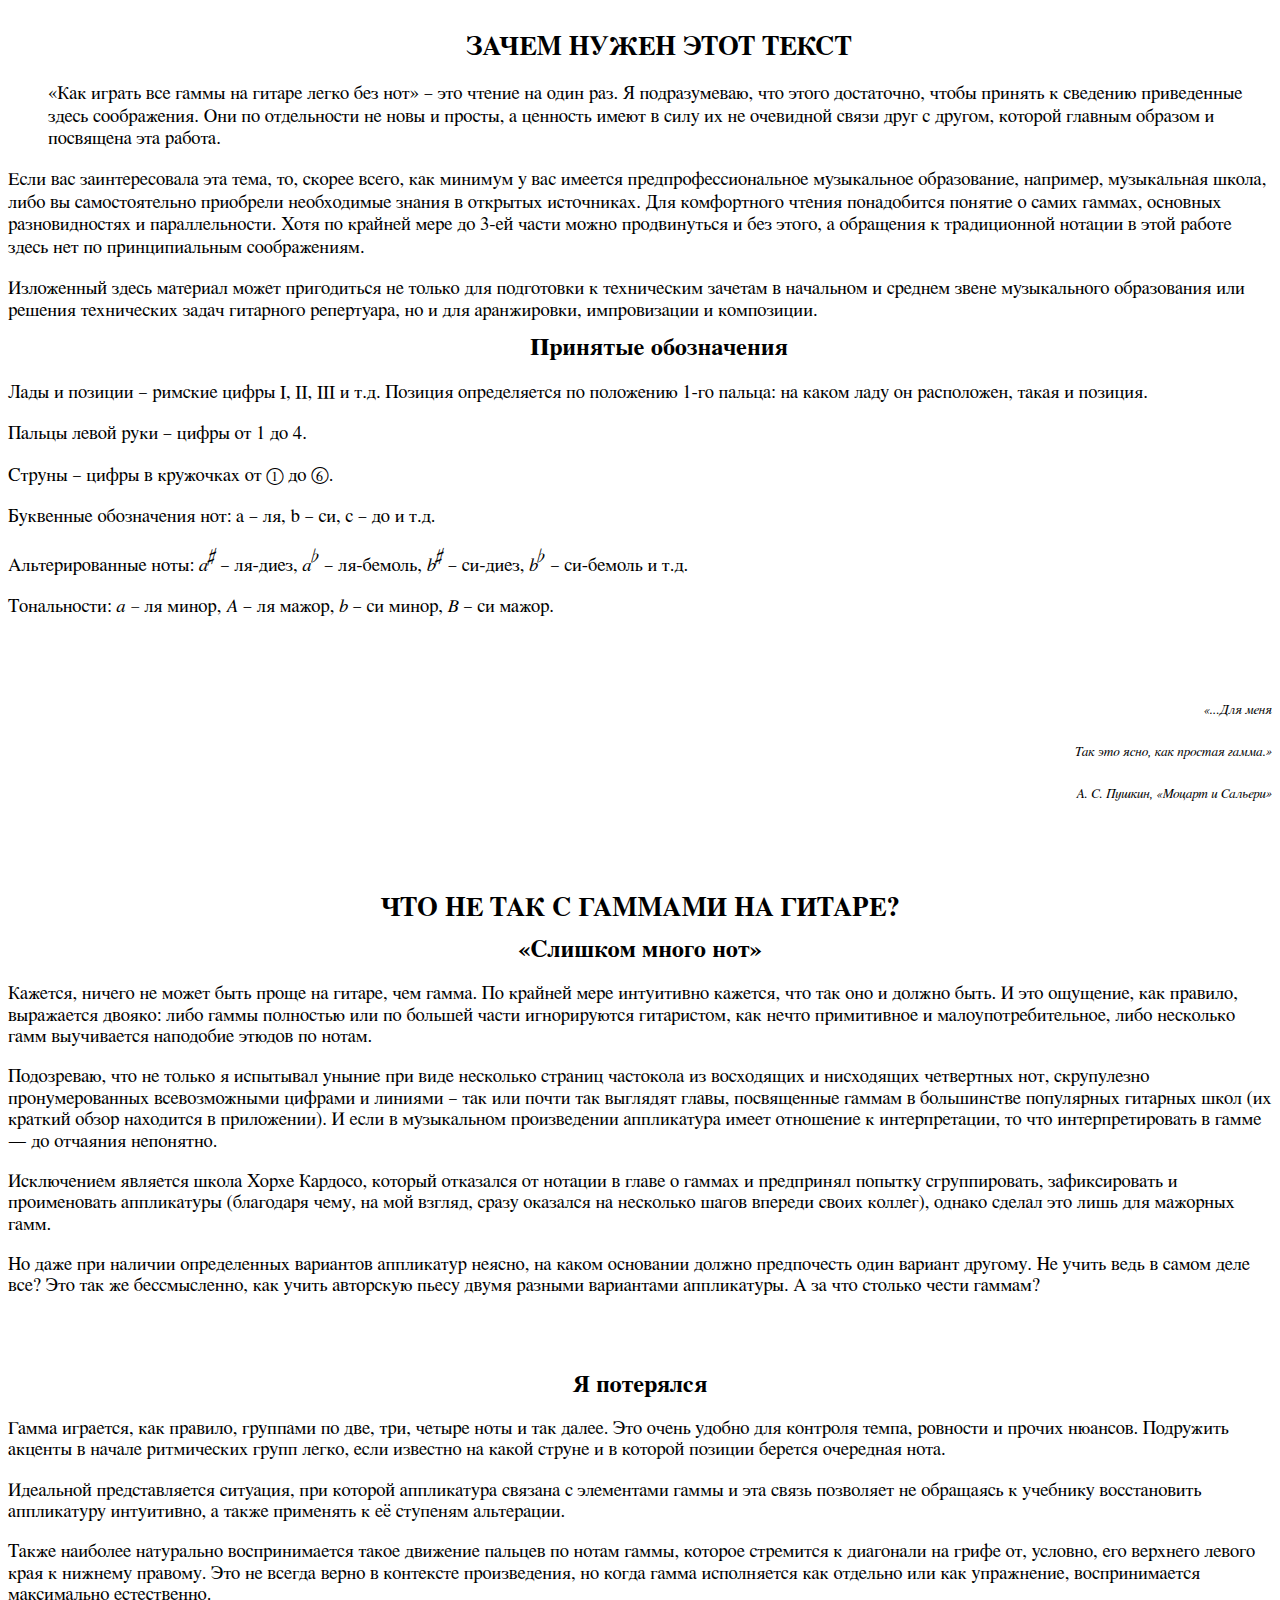
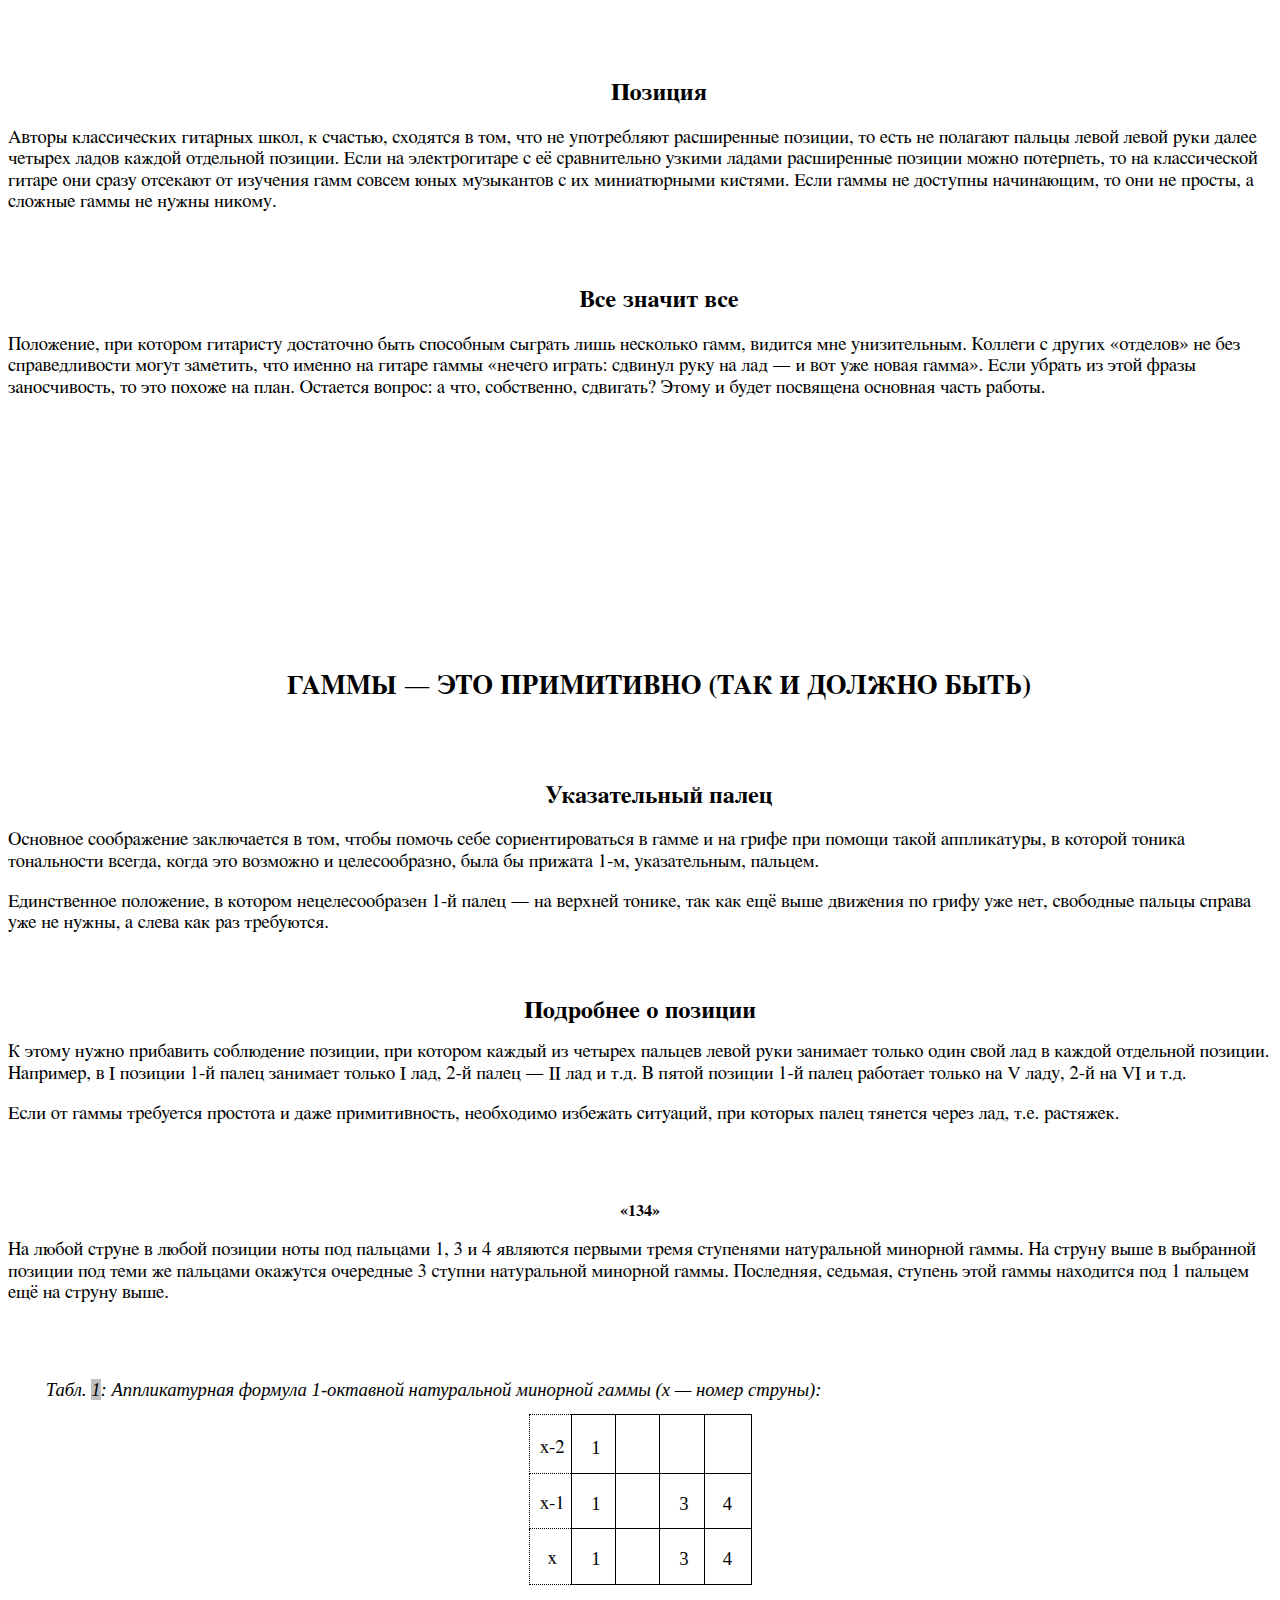
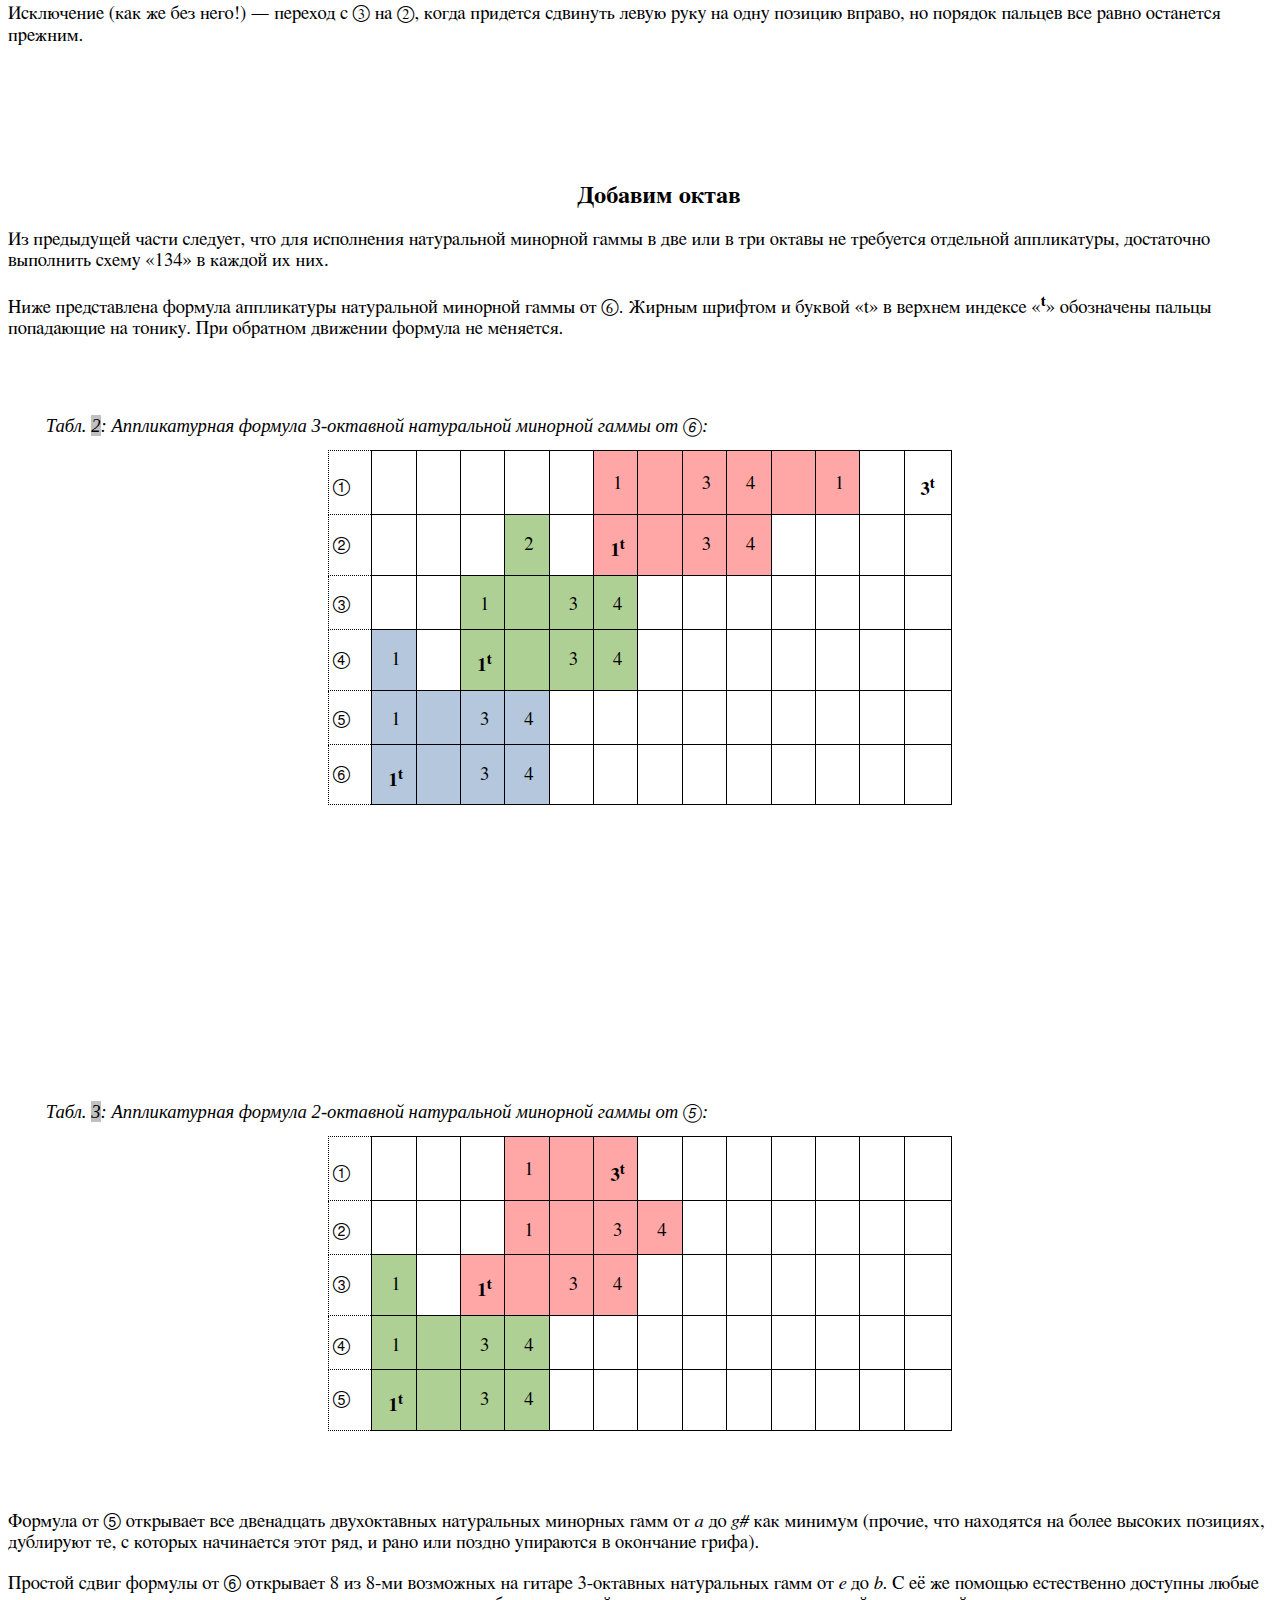
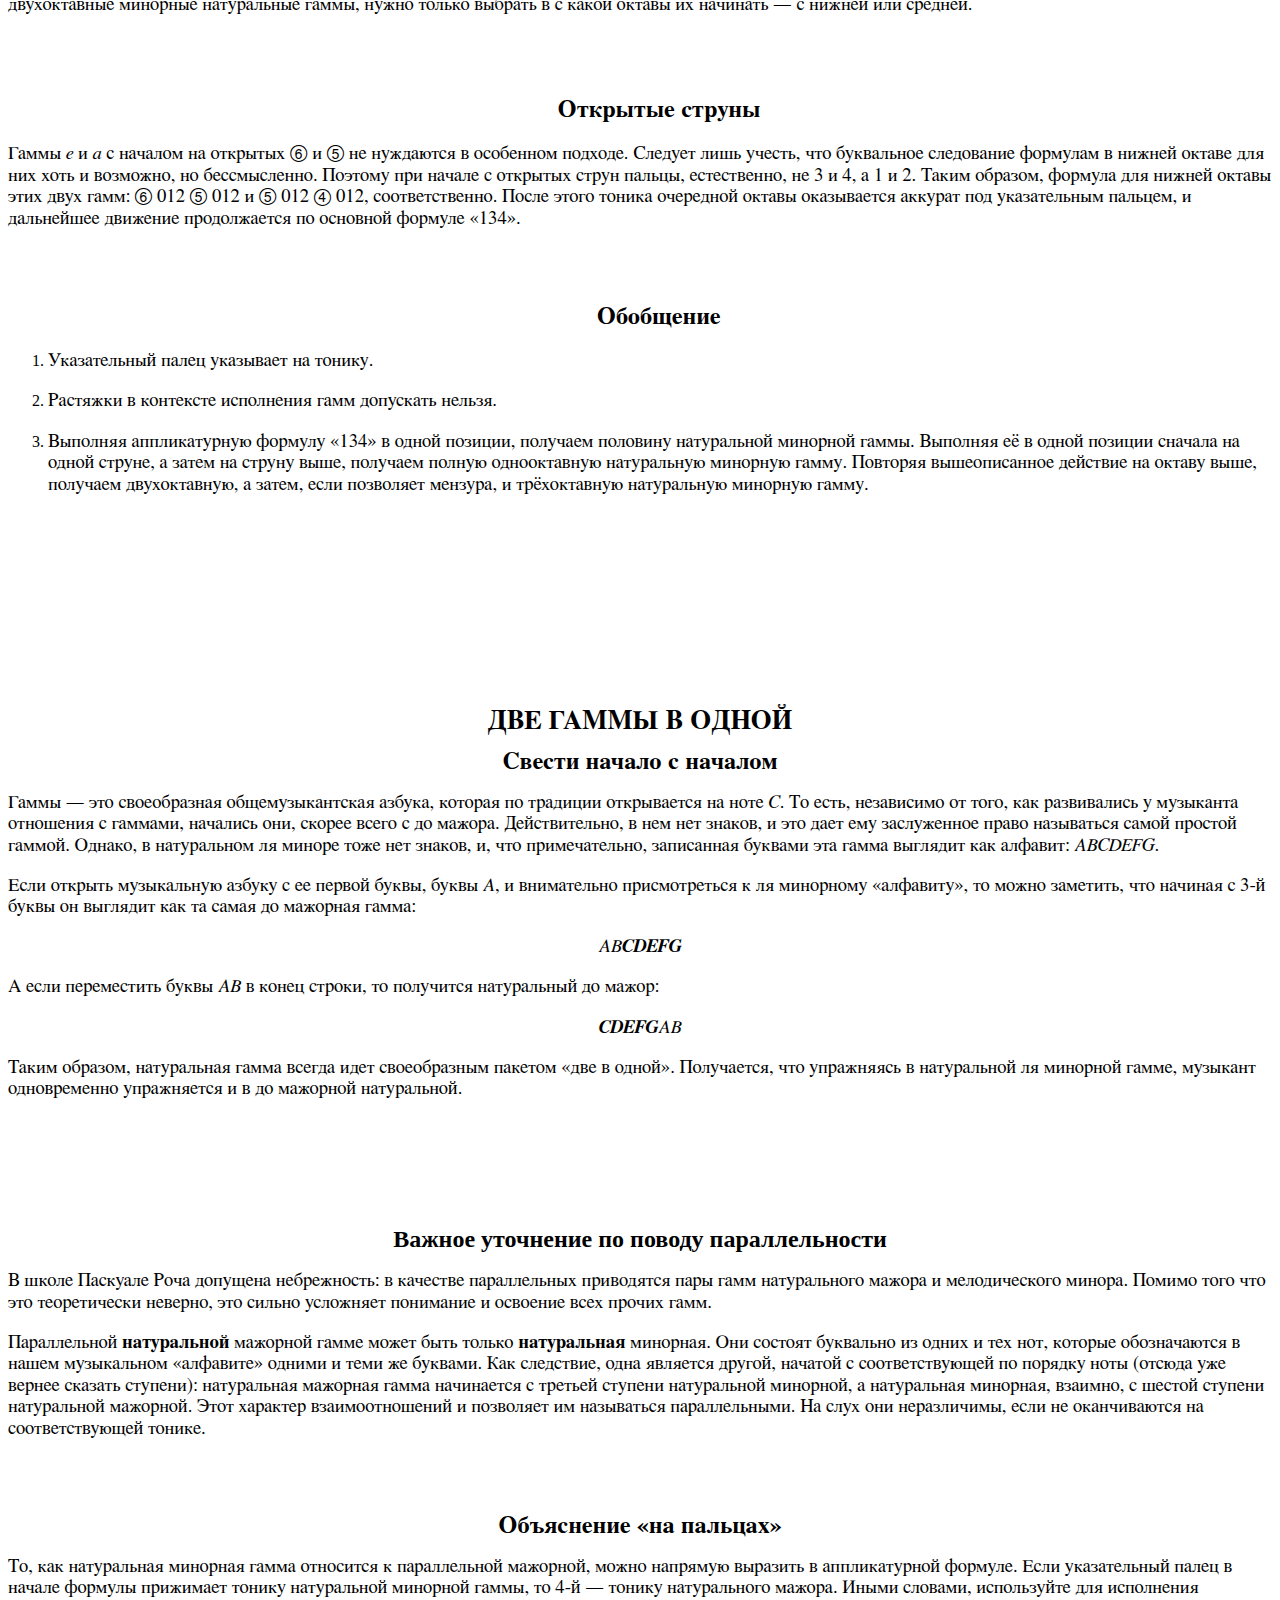
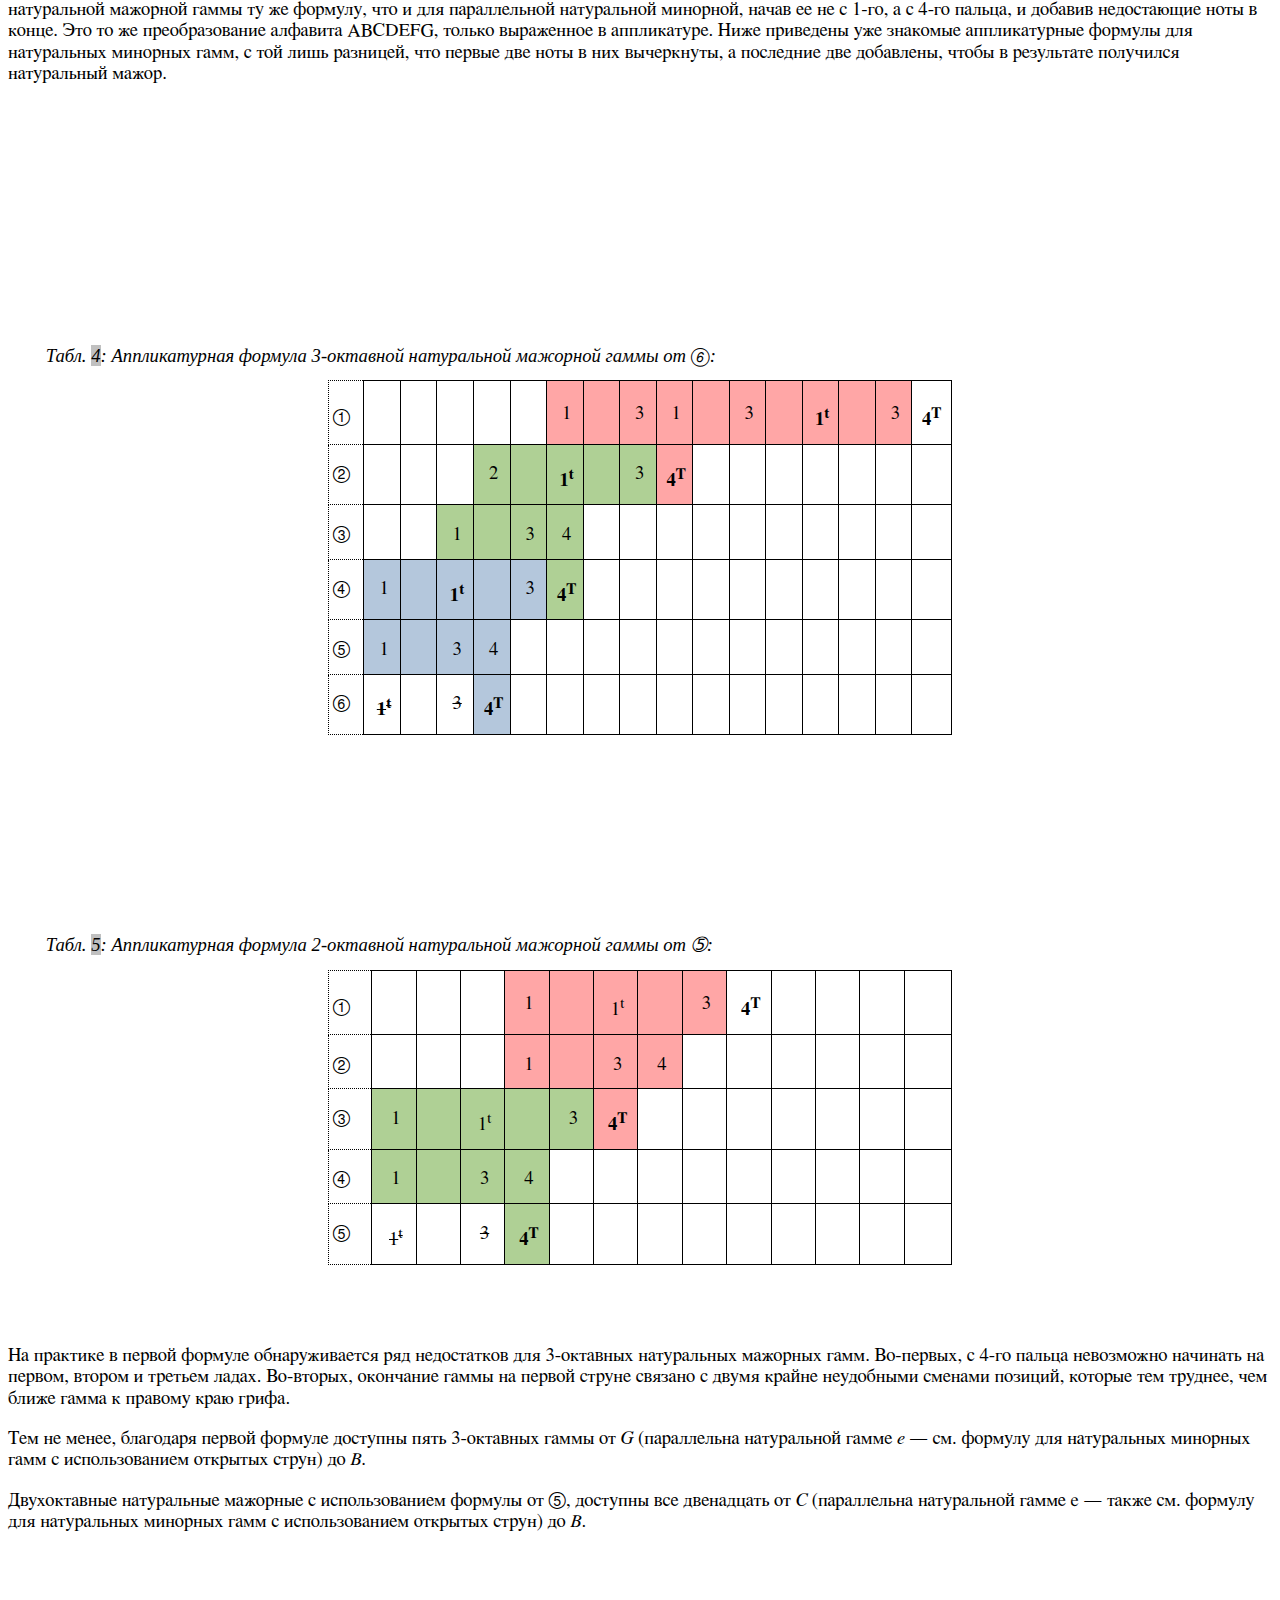
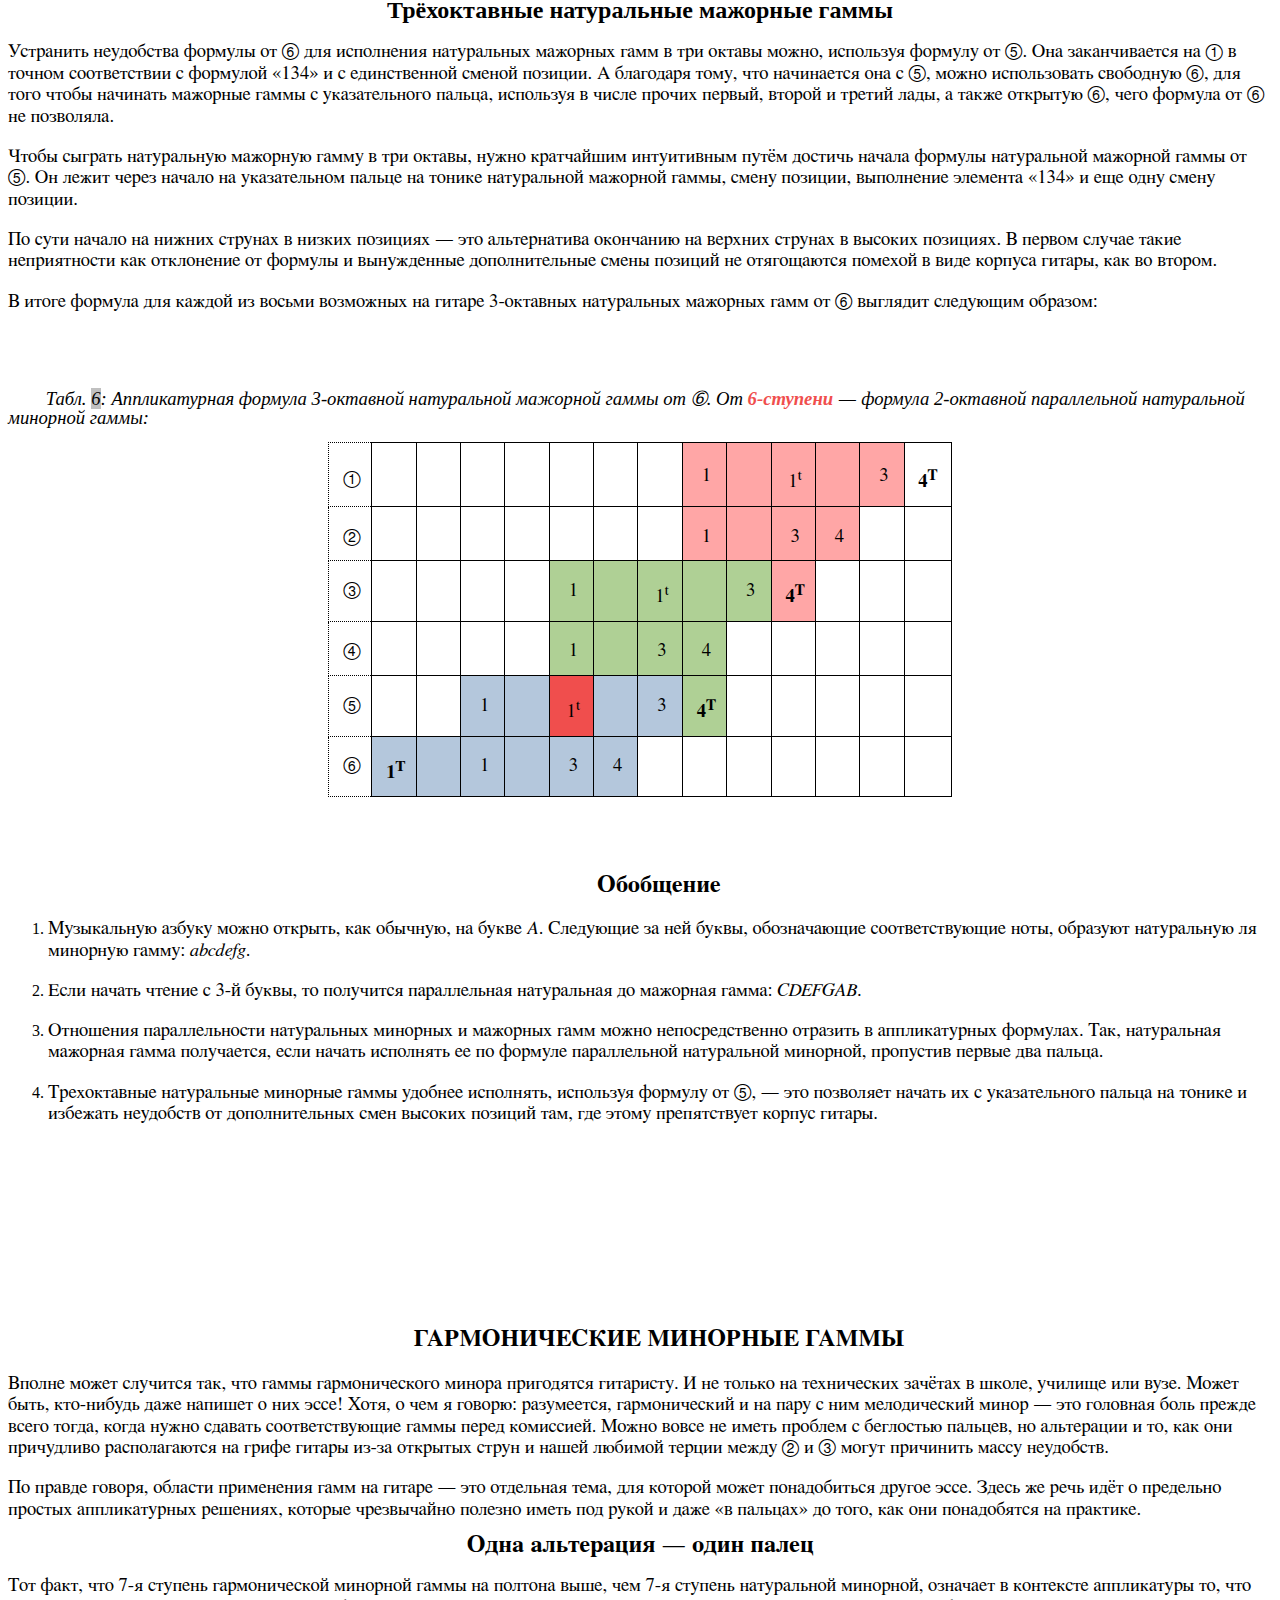
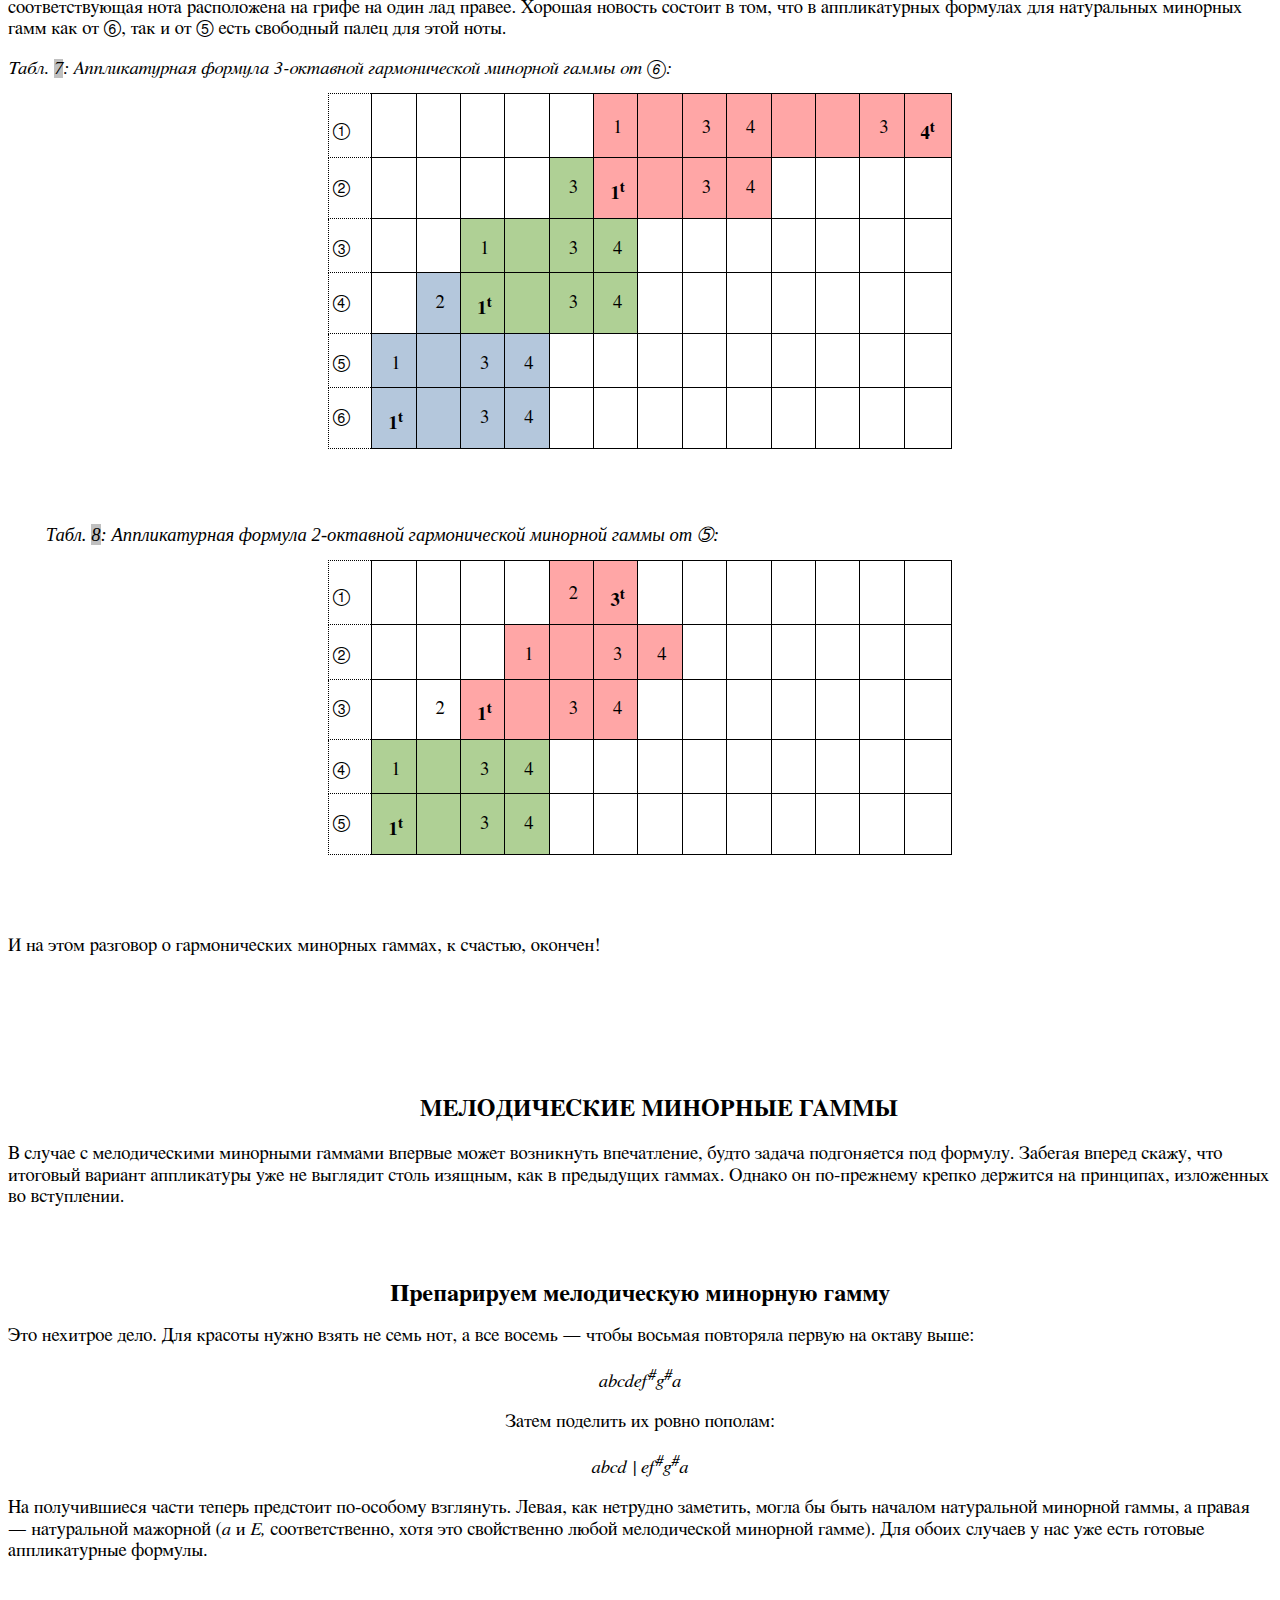
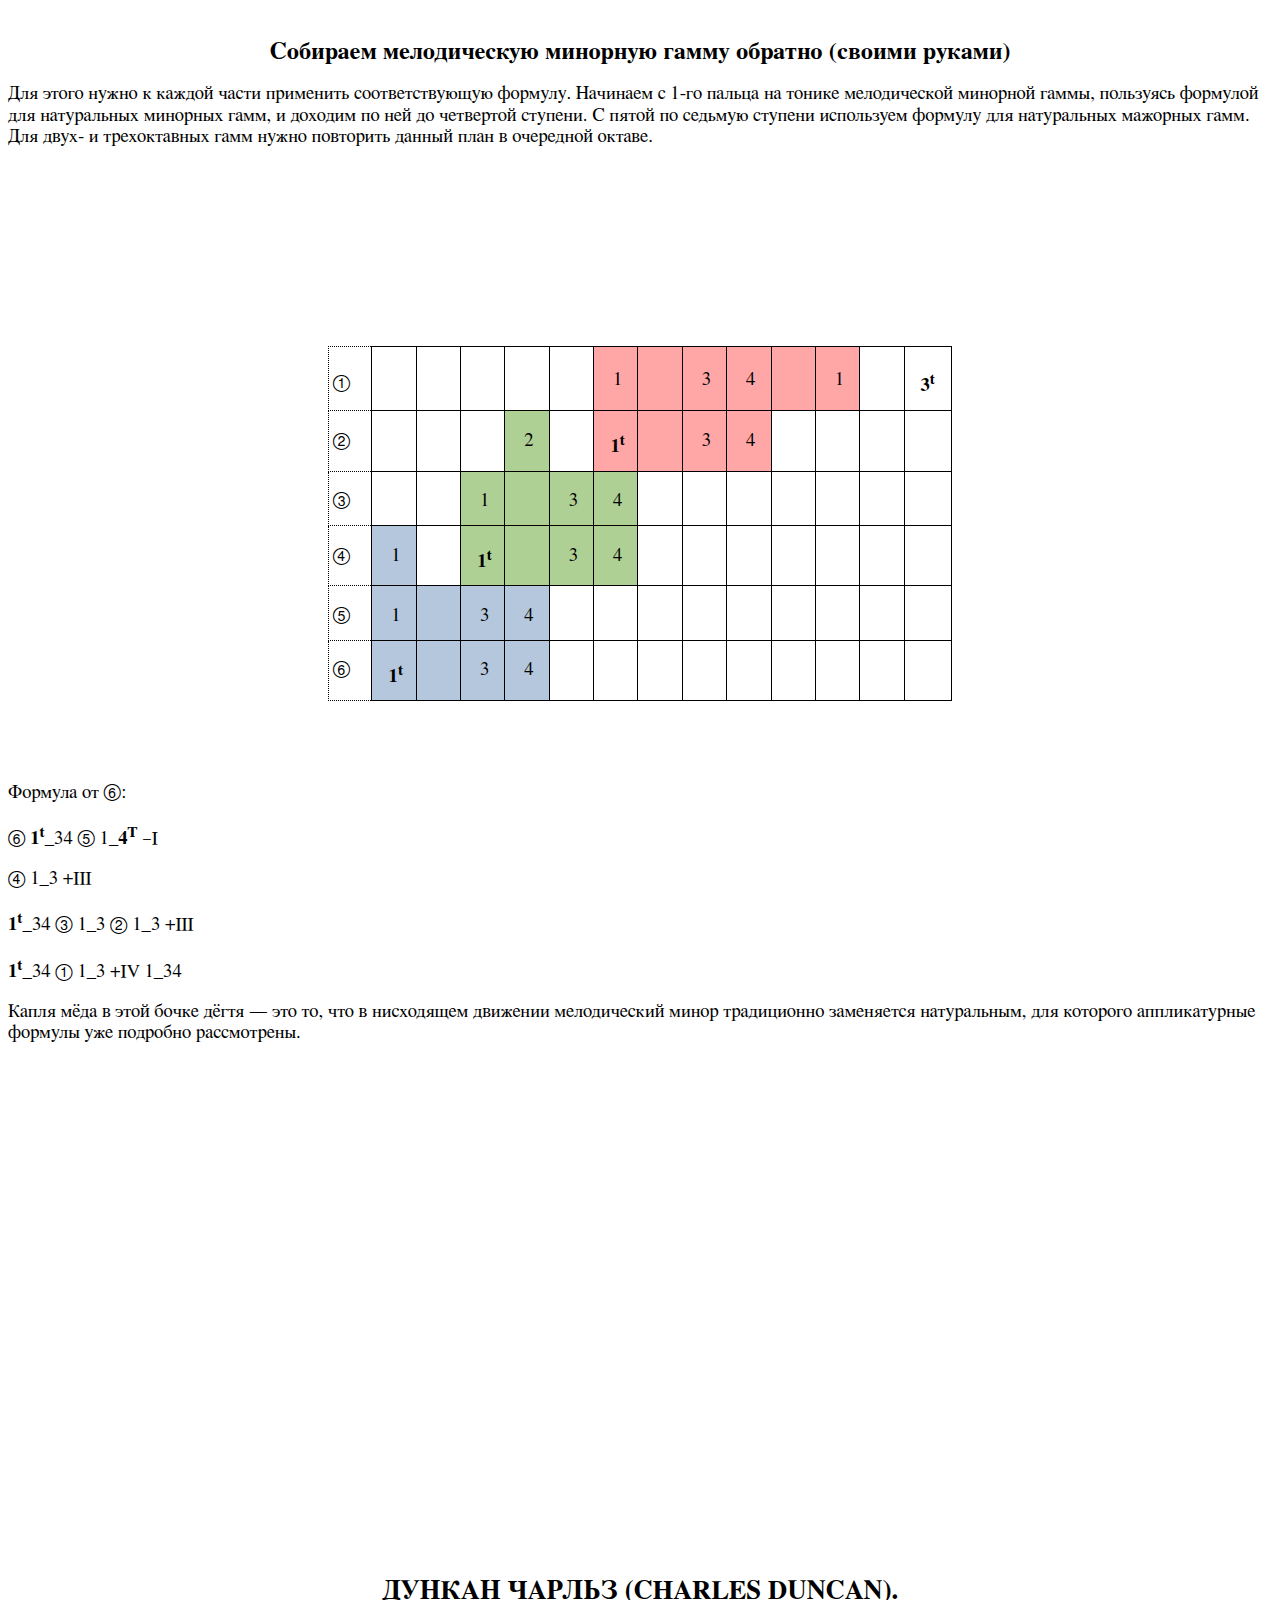
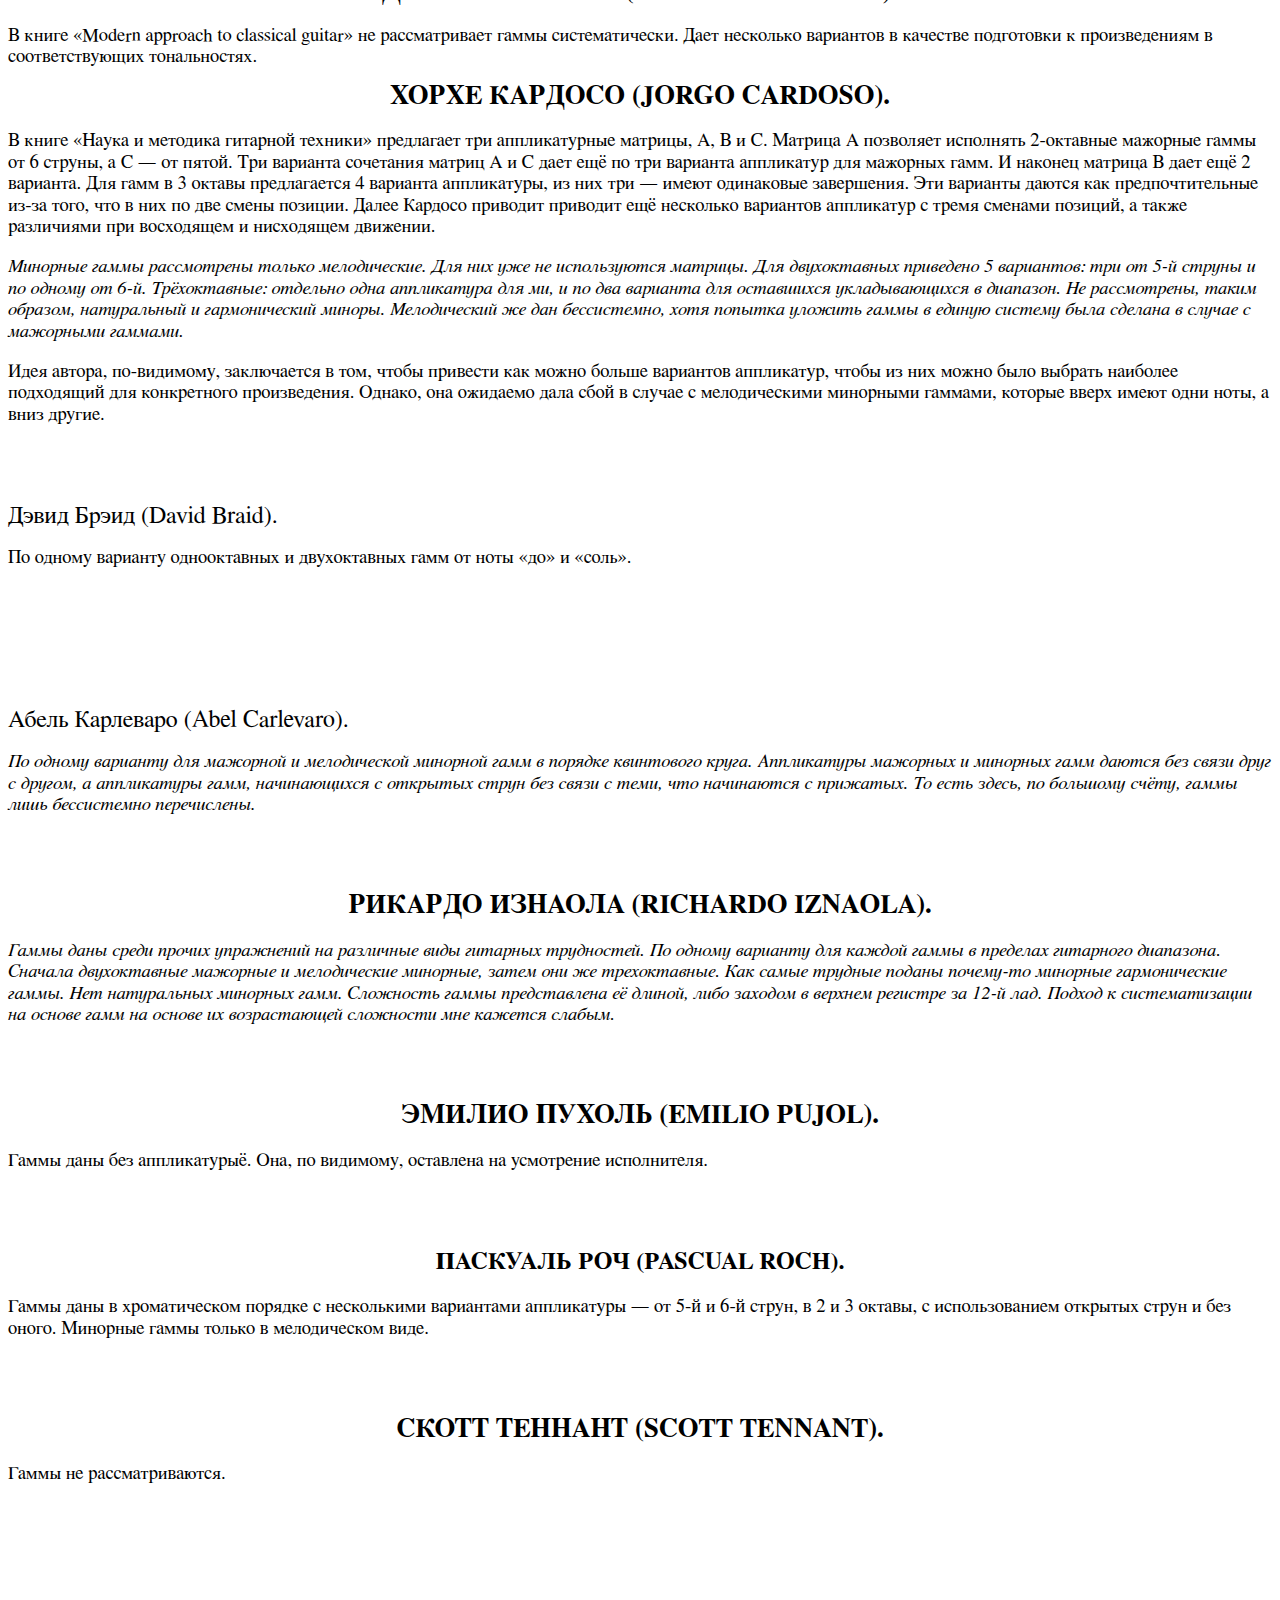
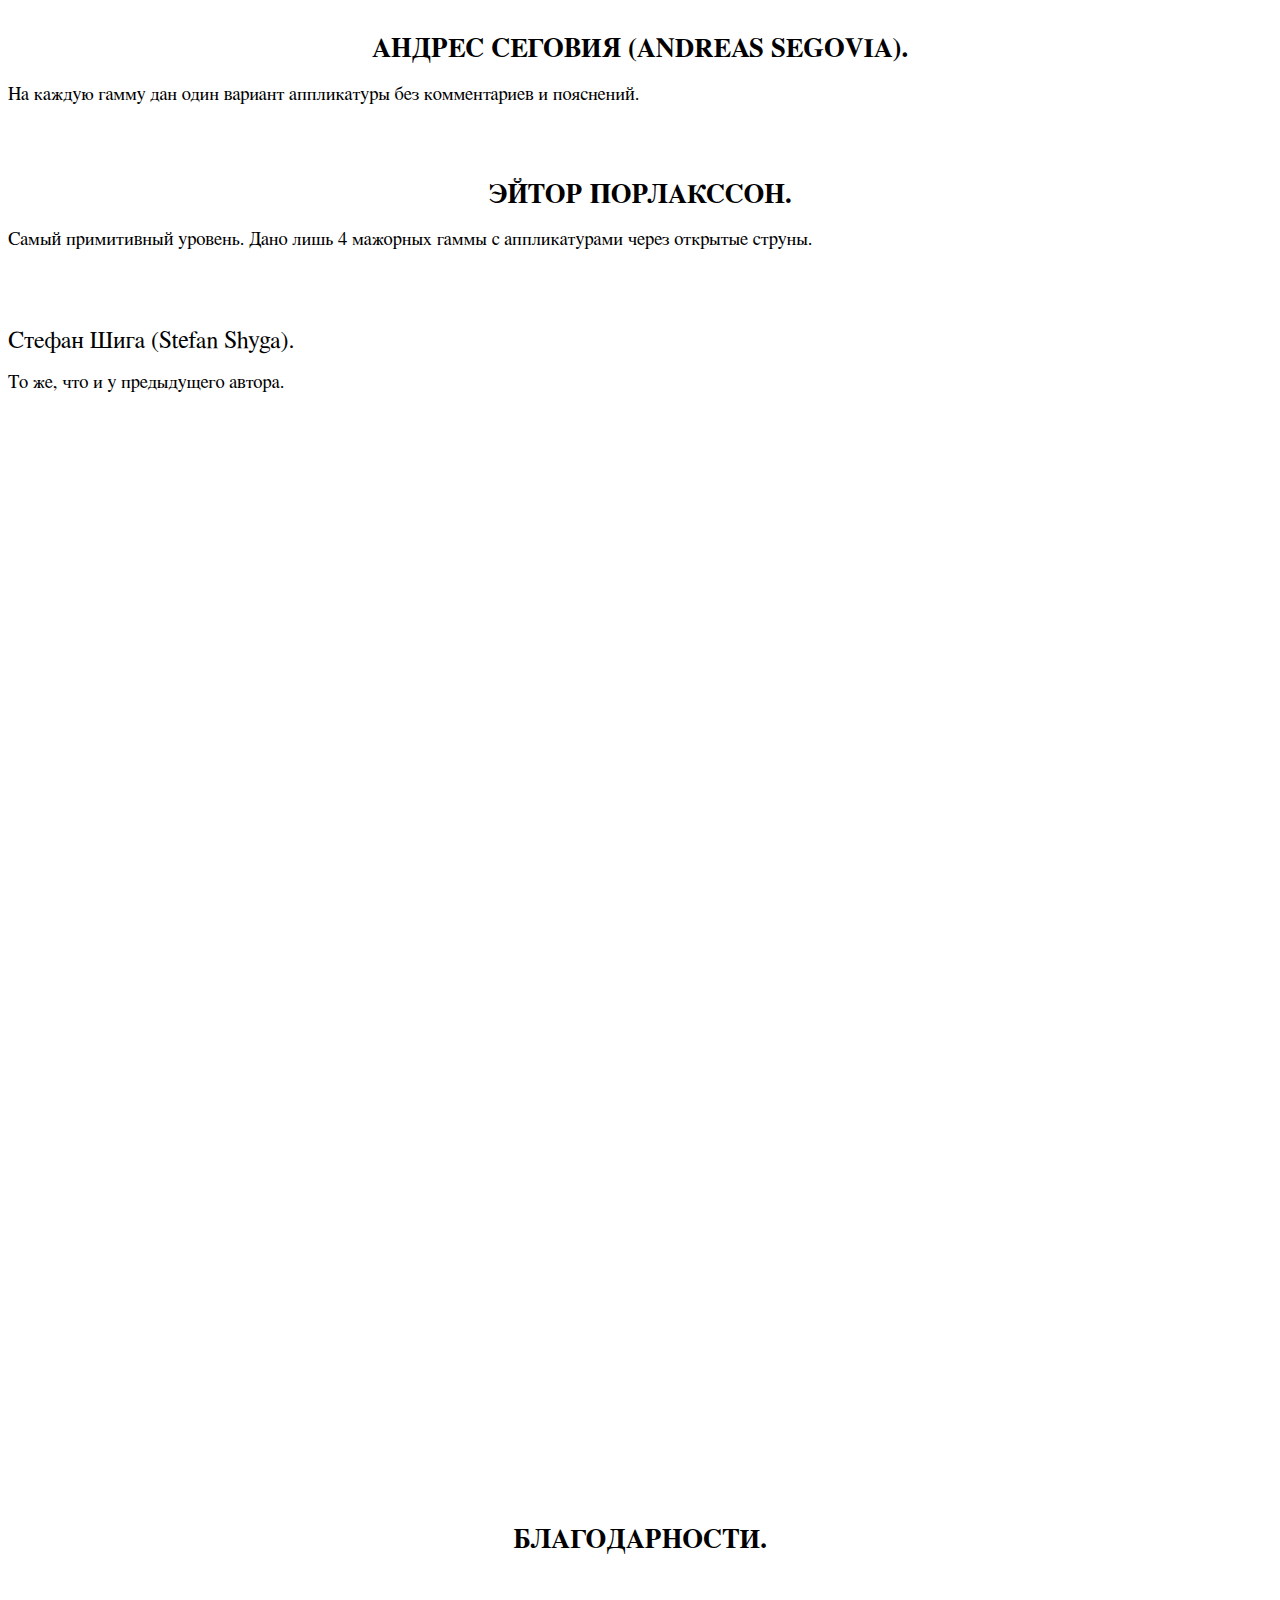
<file: odt/Гаммы.html>
<!DOCTYPE html>
<html>
<head>
	<meta http-equiv="content-type" content="text/html; charset=utf-8"/>
	<title></title>
	<meta name="generator" content="LibreOffice 7.6.2.1 (Windows)"/>
	<meta name="created" content="2023-05-15T15:46:00Z"/>
	<meta name="changed" content="2023-10-15T20:56:39.409000000"/>
	<style type="text/css">
		@page { size: 21cm 29.7cm; margin-left: 3cm; margin-right: 1.5cm; margin-top: 2cm; margin-bottom: 2cm }
		p { line-height: 115%; margin-bottom: 0.25cm; background: transparent }
		p.western { font-family: "FreeSerif"; font-size: 14pt; so-language: ru-RU }
		p.cjk { font-family: "FreeSerif"; font-size: 14pt }
		p.ctl { font-family: "FreeSerif"; font-size: 14pt }
		h1 { text-transform: uppercase; line-height: 115%; text-align: center; text-indent: 1cm; margin-top: 0cm; margin-bottom: 0.35cm; background: transparent; page-break-before: auto }
		h1.western { font-family: "FreeSerif"; font-size: 20pt; so-language: ru-RU; font-weight: bold }
		h1.cjk { font-family: "FreeSerif"; font-size: 20pt; font-weight: bold }
		h1.ctl { font-family: "FreeSerif"; font-size: 20pt }
		h2 { line-height: 115%; text-align: center; text-indent: 1cm; margin-top: 0cm; margin-bottom: 0.35cm; background: transparent }
		h2.western { font-family: "FreeSerif", serif; font-size: 18pt; so-language: ru-RU; font-weight: bold }
		h2.cjk { font-family: "Arial"; font-size: 18pt; font-weight: bold }
		h2.ctl { font-family: "Liberation Sans"; font-size: 18pt; font-weight: bold }
		td p { orphans: 0; widows: 0; background: transparent }
		td p.western { font-family: "FreeSerif"; font-size: 14pt; so-language: ru-RU }
		td p.cjk { font-family: "FreeSerif"; font-size: 14pt }
		td p.ctl { font-family: "FreeSerif"; font-size: 14pt }
		a:link { color: #0000ff; text-decoration: underline }
		a:visited { color: #800000; text-decoration: underline }
	</style>
</head>
<body lang="en-US" link="#0000ff" vlink="#800000" dir="ltr">
<div title="header"><p lang="ru-RU" style="line-height: 100%; text-indent: 1cm; margin-bottom: 0cm">
	<br/>

	</p>
</div><h1 lang="ru-RU" class="western"><font size="5" style="font-size: 18pt"><font size="5" style="font-size: 20pt">ЗАЧЕМ
НУЖЕН ЭТОТ </font></font><font size="5" style="font-size: 18pt"><font size="5" style="font-size: 20pt">текст</font></font></h1>
<ul>
	<li style="display: block"><p lang="ru-RU" class="western" style="line-height: 115%; margin-bottom: 0.35cm; background: transparent; page-break-before: auto">
	<font size="5" style="font-size: 18pt"><font size="4" style="font-size: 14pt">«</font></font><font size="5" style="font-size: 18pt"><font size="4" style="font-size: 14pt">Как
	играть все гаммы на гитаре легко без
	нот</font></font><font size="5" style="font-size: 18pt"><font size="4" style="font-size: 14pt">»
	– </font></font><font size="5" style="font-size: 18pt"><font size="4" style="font-size: 14pt">это
	чтение на один раз. </font></font><font size="5" style="font-size: 18pt"><font size="4" style="font-size: 14pt">Я
	подразумеваю, что этого достаточно,
	чтобы </font></font><font size="5" style="font-size: 18pt"><font size="4" style="font-size: 14pt">приня</font></font><font size="5" style="font-size: 18pt"><font size="4" style="font-size: 14pt">ть</font></font><font size="5" style="font-size: 18pt"><font size="4" style="font-size: 14pt">
	к сведению приведенные здесь соображения.
	</font></font><font size="5" style="font-size: 18pt"><font size="4" style="font-size: 14pt">Они</font></font><font size="5" style="font-size: 18pt"><span style="text-decoration: none"><font face="FreeSerif"><font size="4" style="font-size: 14pt"><span lang="ru-RU">
	по отдельности не новы </span></font></font></span></font><font size="5" style="font-size: 18pt"><span style="text-decoration: none"><font face="FreeSerif"><font size="4" style="font-size: 14pt"><span lang="ru-RU">и
	просты</span></font></font></span></font><font size="5" style="font-size: 18pt"><span style="text-decoration: none"><font face="FreeSerif"><font size="4" style="font-size: 14pt"><span lang="ru-RU">,
	а ценность имеют в силу их не очевидной
	связи друг с другом, которой главным
	образом и посвящена эта работа.</span></font></font></span></font></p></li>
</ul>
<p lang="ru-RU" class="western" style="line-height: 115%; margin-bottom: 0.35cm; background: transparent">
<font size="5" style="font-size: 18pt"><span style="text-decoration: none"><font face="FreeSerif"><font size="4" style="font-size: 14pt"><span lang="ru-RU">Если
вас заинтересовала эта тема, то, </span></font></font></span></font><font size="5" style="font-size: 18pt"><span style="text-decoration: none"><font face="FreeSerif"><font size="4" style="font-size: 14pt"><span lang="ru-RU">скорее
всего, </span></font></font></span></font><font size="5" style="font-size: 18pt"><span style="text-decoration: none"><font face="FreeSerif"><font size="4" style="font-size: 14pt"><span lang="ru-RU">как
минимум</span></font></font></span></font><font size="5" style="font-size: 18pt"><span style="text-decoration: none"><font face="FreeSerif"><font size="4" style="font-size: 14pt"><span lang="ru-RU">
</span></font></font></span></font><font size="5" style="font-size: 18pt"><span style="text-decoration: none"><font face="FreeSerif"><font size="4" style="font-size: 14pt"><span lang="ru-RU">у
вас имеется предпрофессиональное
музыкальное образование, </span></font></font></span></font><font size="5" style="font-size: 18pt"><span style="text-decoration: none"><font face="FreeSerif"><font size="4" style="font-size: 14pt"><span lang="ru-RU">например,
музыкальная школа,</span></font></font></span></font><font size="5" style="font-size: 18pt"><span style="text-decoration: none"><font face="FreeSerif"><font size="4" style="font-size: 14pt"><span lang="ru-RU">
либо вы самостоятельно приобрели
необходимые знания в открытых источниках.
Для комфортного чтения понадобится
понятие о самих гаммах, основных
разновидностях и параллельности. Хотя
по крайней мере до 3-ей части можно
продвинуться и без этого, а обращени</span></font></font></span></font><font size="5" style="font-size: 18pt"><span style="text-decoration: none"><font face="FreeSerif"><font size="4" style="font-size: 14pt"><span lang="ru-RU">я
</span></font></font></span></font><font size="5" style="font-size: 18pt"><span style="text-decoration: none"><font face="FreeSerif"><font size="4" style="font-size: 14pt"><span lang="ru-RU">к
традиционной нотации в этой работе
</span></font></font></span></font><font size="5" style="font-size: 18pt"><span style="text-decoration: none"><font face="FreeSerif"><font size="4" style="font-size: 14pt"><span lang="ru-RU">здесь
нет по принципиальным соображениям</span></font></font></span></font><font size="5" style="font-size: 18pt"><span style="text-decoration: none"><font face="FreeSerif"><font size="4" style="font-size: 14pt"><span lang="ru-RU">.</span></font></font></span></font></p>
<p lang="ru-RU" class="western" style="line-height: 115%; margin-bottom: 0.35cm; background: transparent">
<font size="5" style="font-size: 18pt"><span style="text-decoration: none"><font face="FreeSerif"><font size="4" style="font-size: 14pt"><span lang="ru-RU">Изложенный
здесь материал может пригодиться не
только для подготовки к техническим
зачетам в начальном и среднем звене
музыкального образования или решения
технических задач гитарного репертуара,
но и для аранжировки, импровизации и
композиции.</span></font></font></span></font></p>
<h2 lang="ru-RU" class="western"><font size="5" style="font-size: 18pt">Принятые
обозначения</font></h2>
<p lang="ru-RU" class="western" style="line-height: 115%; margin-bottom: 0.35cm">
<font size="5" style="font-size: 18pt"><font size="4" style="font-size: 14pt">Лады
и позиции – римские цифры I, II, III и т.д.
Позиция определяется по положению 1-го
пальца: на каком ладу он расположен,
такая и позиция.</font></font></p>
<p lang="ru-RU" class="western" style="line-height: 115%; margin-bottom: 0.35cm">
<font size="5" style="font-size: 18pt"><font size="4" style="font-size: 14pt">Пальцы
левой руки – цифры от 1 до 4.</font></font></p>
<p lang="ru-RU" class="western" style="line-height: 115%; margin-bottom: 0.35cm">
<font size="5" style="font-size: 18pt"><font size="4" style="font-size: 14pt">Струны
– цифры </font></font><font size="5" style="font-size: 18pt"><font size="4" style="font-size: 14pt">в</font></font><font size="5" style="font-size: 18pt"><font size="4" style="font-size: 14pt">
кружочках от </font></font><font size="5" style="font-size: 18pt"><font face="FreeSerif, serif"><font size="4" style="font-size: 14pt">①
до ⑥.</font></font></font></p>
<p lang="ru-RU" class="western" style="line-height: 115%; margin-bottom: 0.35cm">
<font size="5" style="font-size: 18pt"><font face="FreeSerif, serif"><font size="4" style="font-size: 14pt">Буквенные
обозначения нот: a – ля, b – си, с – до и
т.д.</font></font></font></p>
<p lang="ru-RU" class="western" style="line-height: 115%; margin-bottom: 0.35cm">
<font size="5" style="font-size: 18pt"><font face="FreeSerif, serif"><font size="4" style="font-size: 14pt">Альтерированные
ноты: </font></font></font><font size="5" style="font-size: 18pt"><font face="FreeSerif, serif"><font size="4" style="font-size: 14pt"><i>a</i></font></font></font><font size="5" style="font-size: 18pt"><sup><font face="FreeSerif, serif"><font size="4" style="font-size: 14pt"><i>♯</i></font></font></sup></font><font size="5" style="font-size: 18pt"><font face="FreeSerif, serif"><font size="4" style="font-size: 14pt">
– ля-диез, </font></font></font><font size="5" style="font-size: 18pt"><font face="FreeSerif, serif"><font size="4" style="font-size: 14pt"><i>a</i></font></font></font><font size="5" style="font-size: 18pt"><sup><font face="FreeSerif, serif"><font size="4" style="font-size: 14pt"><i>♭</i></font></font></sup></font><font size="5" style="font-size: 18pt"><font face="FreeSerif, serif"><font size="4" style="font-size: 14pt">
– </font></font></font><font size="5" style="font-size: 18pt"><font face="FreeSerif, serif"><font size="4" style="font-size: 14pt">ля-бемоль,
</font></font></font><font size="5" style="font-size: 18pt"><font face="FreeSerif, serif"><font size="4" style="font-size: 14pt"><i>b</i></font></font></font><font size="5" style="font-size: 18pt"><sup><font face="FreeSerif, serif"><font size="4" style="font-size: 14pt"><i>♯</i></font></font></sup></font><font size="5" style="font-size: 18pt"><font face="FreeSerif, serif"><font size="4" style="font-size: 14pt">
– си-диез, </font></font></font><font size="5" style="font-size: 18pt"><font face="FreeSerif, serif"><font size="4" style="font-size: 14pt"><i>b</i></font></font></font><font size="5" style="font-size: 18pt"><sup><font face="FreeSerif, serif"><font size="4" style="font-size: 14pt"><i>♭</i></font></font></sup></font><font size="5" style="font-size: 18pt"><font face="FreeSerif, serif"><font size="4" style="font-size: 14pt">
– </font></font></font><font size="5" style="font-size: 18pt"><font face="FreeSerif, serif"><font size="4" style="font-size: 14pt">си-бемоль
и т.д.</font></font></font></p>
<p lang="ru-RU" class="western" style="line-height: 115%; margin-bottom: 0.35cm">
<font size="5" style="font-size: 18pt"><font face="FreeSerif, serif"><font size="4" style="font-size: 14pt">Тональности:
</font></font></font><font size="5" style="font-size: 18pt"><font face="FreeSerif, serif"><font size="4" style="font-size: 14pt"><i>a
– </i></font></font></font><font size="5" style="font-size: 18pt"><font face="FreeSerif, serif"><font size="4" style="font-size: 14pt"><span style="font-style: normal">ля
минор, </span></font></font></font><font size="5" style="font-size: 18pt"><font face="FreeSerif, serif"><font size="4" style="font-size: 14pt"><i>A</i></font></font></font><font size="5" style="font-size: 18pt"><font face="FreeSerif, serif"><font size="4" style="font-size: 14pt"><span style="font-style: normal">
– ля мажор, </span></font></font></font><font size="5" style="font-size: 18pt"><font face="FreeSerif, serif"><font size="4" style="font-size: 14pt"><i>b</i></font></font></font><font size="5" style="font-size: 18pt"><font face="FreeSerif, serif"><font size="4" style="font-size: 14pt"><span style="font-style: normal">
– си минор, </span></font></font></font><font size="5" style="font-size: 18pt"><font face="FreeSerif, serif"><font size="4" style="font-size: 14pt"><i>B</i></font></font></font><font size="5" style="font-size: 18pt"><font face="FreeSerif, serif"><font size="4" style="font-size: 14pt"><span style="font-style: normal">
– си мажор.</span></font></font></font><font size="5" style="font-size: 18pt"><font face="FreeSerif, serif"><font size="4" style="font-size: 14pt">
</font></font></font>
</p>
<p lang="ru-RU" class="western" style="line-height: 115%; margin-bottom: 0.35cm; background: transparent">
<br/>
<br/>

</p>
<p lang="ru-RU" class="western" align="right" style="line-height: 115%; margin-bottom: 0.35cm; background: transparent">
<font face="FreeSerif"><font size="2" style="font-size: 10pt"><i>«...Для
меня</i></font></font></p>
<p lang="ru-RU" class="western" align="right" style="line-height: 115%; margin-bottom: 0.35cm; background: transparent">
<font face="FreeSerif"><font size="2" style="font-size: 10pt"><i>Так
это ясно, как простая гамма.»</i></font></font></p>
<p lang="ru-RU" class="western" align="right" style="line-height: 115%; margin-bottom: 0.35cm; background: transparent">
<font face="FreeSerif"><font size="2" style="font-size: 10pt"><i>А.
С. Пушкин, «Моцарт и Сальери»</i></font></font></p>
<h1 lang="ru-RU" class="western" style="line-height: 115%; text-indent: 0cm; background: transparent">
<br/>
<br/>

</h1>
<h1 lang="ru-RU" class="western" style="line-height: 115%; text-indent: 0cm; background: transparent">
ЧТО НЕ ТАК С ГАММАМИ НА ГИТАРЕ?</h1>
<h2 lang="ru-RU" class="western" style="line-height: 115%; text-indent: 0cm; background: transparent">
«Слишком много нот»</h2>
<p lang="ru-RU" class="western" style="line-height: 115%; margin-bottom: 0.35cm; background: transparent">
Кажется, ничего не может быть проще на
гитаре, чем гамма. По крайней мере
интуитивно кажется, что так оно и должно
быть. И это ощущение, как правило,
выражается двояко: либо гаммы полностью
или по большей части игнорируются
гитаристом, как нечто примитивное и
малоупотребительное, либо несколько
гамм выучивается наподобие этюдов по
нотам.</p>
<p lang="ru-RU" class="western" style="line-height: 115%; margin-bottom: 0.35cm; background: transparent">
<font face="FreeSerif">Подозреваю, что не только
я испытывал уныние при виде несколько
страниц частокола из восходящих и
нисходящих четвертных нот, скрупулезно
пронумерованных всевозможными цифрами
и линиями – так или почти так выглядят
главы, посвященные гаммам в большинстве
популярных гитарных школ (их краткий
обзор находится в приложении). И если в
музыкальном произведении аппликатура
имеет отношение к интерпретации, то что
интерпретировать в гамме — до отчаяния
непонятно.</font></p>
<p lang="ru-RU" class="western" style="line-height: 115%; margin-bottom: 0.35cm; background: transparent">
<font face="FreeSerif">Исключением является школа
Хорхе Кардосо, который отказался от
нотации в главе о гаммах и предпринял
попытку сгруппировать, зафиксировать
 и проименовать аппликатуры (благодаря
чему, на мой взгляд, сразу оказался на
несколько шагов впереди своих коллег),
однако сделал это лишь для мажорных
гамм. </font>
</p>
<p lang="ru-RU" class="western" style="line-height: 115%; margin-bottom: 0.35cm; background: transparent">
<font face="FreeSerif"><span lang="ru-RU">Но даже при
наличии определенных вариантов аппликатур
неясно, на каком основании должно
предпочесть один вариант другому. Не
учить ведь в самом деле все? Это так же
бессмысленно, как учить авторскую пьесу
двумя разными вариантами аппликатуры.
А за что столько чести </span></font><font face="FreeSerif"><span lang="ru-RU">гаммам</span></font><font face="FreeSerif"><span lang="ru-RU">?</span></font></p>
<p lang="ru-RU" class="western" style="line-height: 115%; margin-bottom: 0.35cm; background: transparent">
<br/>
<br/>

</p>
<h2 lang="ru-RU" class="western" style="line-height: 115%; text-indent: 0cm; background: transparent">
Я потерялся</h2>
<p lang="ru-RU" class="western" style="line-height: 115%; margin-bottom: 0.35cm; background: transparent">
<font face="FreeSerif">Гамма играется, как правило,
группами по две, три, четыре ноты и так
далее. Это очень удобно для контроля
темпа, ровности и прочих нюансов.
Подружить акценты в начале ритмических
групп легко, если известно на какой
струне и в которой позиции берется
очередная нота.</font></p>
<p lang="ru-RU" class="western" style="line-height: 115%; margin-bottom: 0.35cm; background: transparent">
<font face="FreeSerif">Идеальной представляется
ситуация, при которой аппликатура
связана с элементами гаммы и эта связь
позволяет не обращаясь к учебнику
восстановить аппликатуру интуитивно,
а также применять к её ступеням альтерации.</font></p>
<p lang="ru-RU" class="western" style="line-height: 115%; margin-bottom: 0.35cm; background: transparent">
<font face="FreeSerif">Также наиболее натурально
воспринимается такое движение пальцев
по нотам гаммы, которое стремится к
диагонали на грифе от, условно, его
верхнего левого края к нижнему правому.
Это не всегда верно в контексте
произведения, но когда гамма исполняется
как отдельно или как упражнение,
воспринимается максимально естественно.</font></p>
<p lang="ru-RU" class="western" style="line-height: 115%; margin-bottom: 0.35cm; background: transparent">
<br/>
<br/>

</p>
<h2 lang="ru-RU" class="western">Позиция</h2>
<p lang="ru-RU" class="western" style="line-height: 115%; margin-bottom: 0.35cm; background: transparent">
<font face="FreeSerif">Авторы классических гитарных
школ, к счастью, сходятся в том, что не
употребляют расширенные позиции, то
есть не полагают пальцы левой левой
руки далее  четырех ладов каждой отдельной
позиции. Если на электрогитаре с её
сравнительно узкими ладами расширенные
позиции можно потерпеть, то на классической
гитаре они сразу отсекают от изучения
гамм совсем юных музыкантов с их
миниатюрными кистями. Если гаммы не
доступны начинающим, то они не просты,
а сложные гаммы не нужны никому. </font>
</p>
<p lang="ru-RU" class="western" style="line-height: 115%; margin-bottom: 0.35cm; background: transparent">
<br/>
<br/>

</p>
<h2 lang="ru-RU" class="western"><font face="FreeSerif"><font size="5" style="font-size: 18pt"><b>Все
значит все</b></font></font></h2>
<p lang="ru-RU" class="western" style="line-height: 115%; margin-bottom: 0.35cm; background: transparent">
<font face="FreeSerif">Положение, при котором
гитаристу достаточно быть способным
сыграть лишь несколько гамм, видится
мне унизительным. Коллеги с других
«отделов» не без справедливости могут
заметить, что </font><font face="FreeSerif">именно
на гитаре </font><font face="FreeSerif">гаммы «нечего
играть: сдвинул руку на лад — и вот уже
новая гамма». Если убрать из этой фразы
заносчивость, то это похоже на план.
Остается вопрос: а что, собственно,
сдвигать? Этому и будет посвящена
основная часть работы.</font></p>
<p lang="ru-RU" class="western" style="line-height: 115%; margin-bottom: 0.35cm; background: transparent">
<br/>
<br/>

</p>
<p lang="ru-RU" class="western" style="line-height: 115%; margin-bottom: 0.35cm; background: transparent">
<br/>
<br/>

</p>
<p lang="ru-RU" class="western" style="line-height: 115%; margin-bottom: 0.35cm; background: transparent">
<br/>
<br/>

</p>
<h1 lang="ru-RU" class="western"><br/>
<br/>

</h1>
<h1 lang="ru-RU" class="western">ГАММЫ — ЭТО ПРИМИТИВНО
(ТАК И ДОЛЖНО БЫТЬ)</h1>
<h2 lang="ru-RU" class="western"><br/>
<br/>

</h2>
<h2 lang="ru-RU" class="western"><font face="FreeSerif"><font size="5" style="font-size: 18pt"><b>Указательный
палец</b></font></font></h2>
<p lang="ru-RU" class="western" align="left" style="line-height: 115%; margin-bottom: 0.35cm; background: transparent">
<font face="FreeSerif">Основное соображение
заключается в том, чтобы помочь себе
сориентироваться в гамме и на грифе при
помощи такой аппликатуры, в которой
тоника тональности всегда, когда это
возможно и целесообразно, была бы прижата
1-м, указательным, пальцем. </font>
</p>
<p lang="ru-RU" class="western" align="left" style="line-height: 115%; margin-bottom: 0.35cm; background: transparent">
<font face="FreeSerif">Единственное положение, в
котором нецелесообразен 1-й палец — на
верхней тонике, так как ещё выше движения
по грифу уже нет, свободные пальцы справа
уже не нужны, а слева как раз требуются.</font></p>
<p lang="ru-RU" align="center" style="line-height: 115%; margin-bottom: 0.35cm; background: transparent">
<br/>
<br/>

</p>
<p lang="ru-RU" align="center" style="line-height: 115%; margin-bottom: 0.35cm; background: transparent">
<font face="FreeSerif"><b><font face="FreeSerif"><font size="5" style="font-size: 18pt"><font face="FreeSerif">Подробнее
о позиции</font></font></font></b></font></p>
<p lang="ru-RU" class="western" align="left" style="line-height: 115%; margin-bottom: 0.35cm; background: transparent">
<font face="FreeSerif">К этому нужно прибавить
соблюдение позиции, при котором каждый
из четырех пальцев левой руки занимает
только один свой лад в каждой отдельной
позиции. Например, в I позиции 1-й палец
занимает только I лад, 2-й палец — II лад
и т.д. В пятой позиции 1-й палец работает
только на V ладу, 2-й на VI и т.д.</font></p>
<p lang="ru-RU" class="western" align="left" style="line-height: 115%; margin-bottom: 0.35cm; background: transparent">
<font face="FreeSerif">Если от гаммы требуется
простота и даже примитивность, необходимо
избежать ситуаций, при которых палец
тянется через лад, т.е. растяжек.</font></p>
<p lang="ru-RU" class="western" align="left" style="line-height: 115%; margin-bottom: 0.35cm; background: transparent">
<br/>
<br/>

</p>
<p lang="ru-RU" align="center" style="line-height: 115%; margin-bottom: 0.35cm; background: transparent">
<font face="FreeSerif"><b>«134»</b></font></p>
<p lang="ru-RU" class="western" align="left" style="line-height: 115%; margin-bottom: 0.35cm; background: transparent">
<font face="FreeSerif"><span lang="ru-RU">На любой струне
в любой позиции ноты под пальцами 1, 3 и
4 являются первыми тремя </span>ступенями
натуральной минорной гаммы. На струну
выше в выбранной позиции под теми же
пальцами окажутся очередные 3 ступни
натуральной минорной гаммы. Последняя,
седьмая, ступень этой гаммы <span lang="ru-RU">находится
под 1 пальцем ещё на струну выше</span>. </font>
</p>
<p lang="ru-RU" class="western" align="left" style="line-height: 115%; margin-bottom: 0.35cm; background: transparent">
<br/>
<br/>

</p>
<p lang="ru-RU" style="font-weight: normal; text-indent: 1cm; margin-bottom: 0.35cm; page-break-after: avoid">
<font color="#000000"><font size="4" style="font-size: 14pt"><i>Табл.
<span style="background: #c0c0c0">1</span>: Аппликатурная
формула 1-октавной натуральной минорной
гаммы <span lang="en-US">(x  — </span><span lang="ru-RU">номер
струны</span><span lang="en-US">)</span>:</i></font></font></p>
<center>
	<table width="223" cellpadding="4" cellspacing="0" style="background: transparent; page-break-inside: auto">
		<col width="36"/>
		<col width="37"/>
		<col width="37"/>
		<col width="37"/>
		<col width="36"/>
		<tr style="background: transparent" valign="top">
			<td width="36" height="21" style="background: transparent; border-top: 1px dotted #000000; border-bottom: 1px dotted #000000; border-left: 1px dotted #000000; border-right: none; padding-top: 0.1cm; padding-bottom: 0.1cm; padding-left: 0.1cm; padding-right: 0cm"><p class="western" align="center" style="font-style: normal; font-weight: normal; background: transparent; text-decoration: none">
				<font color="#000000"><font face="FreeSerif, serif"><font size="4" style="font-size: 14pt"><span style="text-decoration: none">x-2</span></font></font></font></p>
			</td>
			<td width="37" style="background: transparent; border-top: 1px solid #000000; border-bottom: 1px solid #000000; border-left: 1px solid #000000; border-right: none; padding-top: 0.1cm; padding-bottom: 0.1cm; padding-left: 0.1cm; padding-right: 0cm"><p class="western" align="center" style="font-style: normal; font-weight: normal; text-decoration: none">
				<font color="#000000"><font face="Liberation Serif, serif"><font size="4" style="font-size: 14pt"><span style="text-decoration: none">1</span></font></font></font></p>
			</td>
			<td width="37" style="background: transparent; border-top: 1px solid #000000; border-bottom: 1px solid #000000; border-left: 1px solid #000000; border-right: none; padding-top: 0.1cm; padding-bottom: 0.1cm; padding-left: 0.1cm; padding-right: 0cm"><p class="western" align="center" style="font-style: normal; font-weight: normal; text-decoration: none">
				<br/>

				</p>
			</td>
			<td width="37" style="background: transparent; border-top: 1px solid #000000; border-bottom: 1px solid #000000; border-left: 1px solid #000000; border-right: none; padding-top: 0.1cm; padding-bottom: 0.1cm; padding-left: 0.1cm; padding-right: 0cm"><p lang="ru-RU" class="western" align="center" style="font-style: normal; background: transparent; text-decoration: none">
				<br/>

				</p>
			</td>
			<td width="36" style="background: transparent; border: 1px solid #000000; padding: 0.1cm"><p lang="ru-RU" class="western" align="center" style="font-style: normal; font-weight: normal; text-decoration: none">
				<br/>

				</p>
			</td>
		</tr>
		<tr style="background: transparent" valign="top">
			<td width="36" height="22" style="background: transparent; border-top: none; border-bottom: 1px dotted #000000; border-left: 1px dotted #000000; border-right: none; padding-top: 0cm; padding-bottom: 0.1cm; padding-left: 0.1cm; padding-right: 0cm"><p class="western" align="center" style="font-style: normal; font-weight: normal; background: transparent; text-decoration: none">
				<font color="#000000"><font face="FreeSerif, serif"><font size="4" style="font-size: 14pt"><span style="text-decoration: none">x-1</span></font></font></font></p>
			</td>
			<td width="37" style="background: transparent; border-top: none; border-bottom: 1px solid #000000; border-left: 1px solid #000000; border-right: none; padding-top: 0cm; padding-bottom: 0.1cm; padding-left: 0.1cm; padding-right: 0cm"><p class="western" align="center" style="font-style: normal; font-weight: normal; text-decoration: none">
				<font color="#000000"><font face="Liberation Serif, serif"><font size="4" style="font-size: 14pt"><span style="text-decoration: none">1</span></font></font></font></p>
			</td>
			<td width="37" style="background: transparent; border-top: none; border-bottom: 1px solid #000000; border-left: 1px solid #000000; border-right: none; padding-top: 0cm; padding-bottom: 0.1cm; padding-left: 0.1cm; padding-right: 0cm"><p lang="ru-RU" class="western" align="center" style="font-style: normal; font-weight: normal; text-decoration: none">
				<br/>

				</p>
			</td>
			<td width="37" style="background: transparent; border-top: none; border-bottom: 1px solid #000000; border-left: 1px solid #000000; border-right: none; padding-top: 0cm; padding-bottom: 0.1cm; padding-left: 0.1cm; padding-right: 0cm"><p class="western" align="center" style="font-style: normal; font-weight: normal; text-decoration: none">
				<font color="#000000"><font face="Liberation Serif, serif"><font size="4" style="font-size: 14pt"><span style="text-decoration: none">3</span></font></font></font></p>
			</td>
			<td width="36" style="background: transparent; border-top: none; border-bottom: 1px solid #000000; border-left: 1px solid #000000; border-right: 1px solid #000000; padding-top: 0cm; padding-bottom: 0.1cm; padding-left: 0.1cm; padding-right: 0.1cm"><p class="western" align="center" style="font-style: normal; font-weight: normal; text-decoration: none">
				<font color="#000000"><font face="Liberation Serif, serif"><font size="4" style="font-size: 14pt"><span style="text-decoration: none">4</span></font></font></font></p>
			</td>
		</tr>
		<tr style="background: transparent" valign="top">
			<td width="36" height="21" style="background: transparent; border-top: none; border-bottom: 1px dotted #000000; border-left: 1px dotted #000000; border-right: none; padding-top: 0cm; padding-bottom: 0.1cm; padding-left: 0.1cm; padding-right: 0cm"><p class="western" align="center" style="font-style: normal; font-weight: normal; background: transparent; text-decoration: none">
				<font color="#000000"><font face="FreeSerif, serif"><font size="4" style="font-size: 14pt"><span style="text-decoration: none">x</span></font></font></font></p>
			</td>
			<td width="37" style="background: transparent; border-top: none; border-bottom: 1px solid #000000; border-left: 1px solid #000000; border-right: none; padding-top: 0cm; padding-bottom: 0.1cm; padding-left: 0.1cm; padding-right: 0cm"><p lang="ru-RU" class="western" align="center" style="font-style: normal; font-weight: normal; background: transparent; text-decoration: none">
				<font color="#000000"><font face="Liberation Serif, serif"><font size="4" style="font-size: 14pt"><span style="text-decoration: none">1</span></font></font></font></p>
			</td>
			<td width="37" style="background: transparent; border-top: none; border-bottom: 1px solid #000000; border-left: 1px solid #000000; border-right: none; padding-top: 0cm; padding-bottom: 0.1cm; padding-left: 0.1cm; padding-right: 0cm"><p lang="ru-RU" class="western" align="center" style="font-style: normal; font-weight: normal; background: transparent; text-decoration: none">
				<br/>

				</p>
			</td>
			<td width="37" style="background: transparent; border-top: none; border-bottom: 1px solid #000000; border-left: 1px solid #000000; border-right: none; padding-top: 0cm; padding-bottom: 0.1cm; padding-left: 0.1cm; padding-right: 0cm"><p lang="ru-RU" class="western" align="center" style="font-style: normal; font-weight: normal; background: transparent; text-decoration: none">
				<font color="#000000"><font face="Liberation Serif, serif"><font size="4" style="font-size: 14pt"><span style="text-decoration: none">3</span></font></font></font></p>
			</td>
			<td width="36" style="background: transparent; border-top: none; border-bottom: 1px solid #000000; border-left: 1px solid #000000; border-right: 1px solid #000000; padding-top: 0cm; padding-bottom: 0.1cm; padding-left: 0.1cm; padding-right: 0.1cm"><p lang="ru-RU" class="western" align="center" style="font-style: normal; font-weight: normal; background: transparent; text-decoration: none">
				<font color="#000000"><font face="Liberation Serif, serif"><font size="4" style="font-size: 14pt"><span style="text-decoration: none">4</span></font></font></font></p>
			</td>
		</tr>
	</table>
</center>
<p lang="ru-RU" class="western" align="left" style="line-height: 115%; margin-bottom: 0.35cm; background: transparent">
 
</p>
<p lang="ru-RU" class="western" align="left" style="line-height: 115%; margin-bottom: 0.35cm; background: transparent">
<font face="FreeSerif">Исключение (как же без
него!)  — переход с <font face="FreeSerif, serif">③</font>
на <font face="FreeSerif, serif">②</font>, когда придется
сдвинуть левую руку на одну позицию
вправо, но порядок пальцев все равно
останется прежним.</font></p>
<p lang="ru-RU" class="western" align="left" style="line-height: 115%; margin-bottom: 0.35cm; background: transparent">
<br/>
<br/>

</p>
<p lang="ru-RU" class="western" align="left" style="line-height: 115%; margin-bottom: 0.35cm; background: transparent">
<br/>
<br/>

</p>
<h2 lang="ru-RU" class="western">Добавим октав</h2>
<p lang="ru-RU" class="western" style="line-height: 115%; margin-bottom: 0.35cm; background: transparent">
<font face="FreeSerif">Из предыдущей части следует,
что для исполнения натуральной минорной
гаммы в две или в три октавы не требуется
отдельной аппликатуры, достаточно
выполнить схему «134» в каждой их них.</font></p>
<p lang="ru-RU" class="western" style="line-height: 115%; margin-bottom: 0.35cm; background: transparent">
<font face="FreeSerif">Ниже представлена формула
аппликатуры натуральной минорной гаммы
от <font face="FreeSerif, serif">⑥</font>. Жирным шрифтом
и буквой «<span lang="en-US">t</span>» <span lang="ru-RU">в
верхнем индексе «</span><sup><span lang="ru-RU"><b>t</b></span></sup><span lang="ru-RU">»</span>
обозначены пальцы попадающие на тонику.
При обратном движении формула не
меняется.</font></p>
<p lang="ru-RU" class="western" style="line-height: 115%; margin-bottom: 0.35cm; background: transparent">
<br/>
<br/>

</p>
<p lang="ru-RU" style="font-weight: normal; text-indent: 1cm; margin-bottom: 0.35cm; page-break-after: avoid">
<font color="#000000"><font size="4" style="font-size: 14pt"><i>Табл.
<span style="background: #c0c0c0">2</span>: Аппликатурная
формула 3-октавной натуральной минорной
гаммы от <font face="FreeSerif">➅</font>:</i></font></font></p>
<center>
	<table width="624" cellpadding="4" cellspacing="0" style="background: transparent">
		<col width="36"/>
		<col width="37"/>
		<col width="37"/>
		<col width="37"/>
		<col width="37"/>
		<col width="37"/>
		<col width="37"/>
		<col width="37"/>
		<col width="37"/>
		<col width="37"/>
		<col width="37"/>
		<col width="37"/>
		<col width="37"/>
		<col width="36"/>
		<tr style="background: transparent">
			<td width="36" height="21" style="background: transparent; border-top: 1px dotted #000000; border-bottom: 1px dotted #000000; border-left: 1px dotted #000000; border-right: none; padding-top: 0.1cm; padding-bottom: 0.1cm; padding-left: 0.1cm; padding-right: 0cm"><p lang="ru-RU" class="western" style="background: transparent">
				➀</p>
			</td>
			<td width="37" valign="top" style="background: transparent; border-top: 1px solid #000000; border-bottom: 1px solid #000000; border-left: 1px solid #000000; border-right: none; padding-top: 0.1cm; padding-bottom: 0.1cm; padding-left: 0.1cm; padding-right: 0cm"><p lang="ru-RU" class="western" align="center" style="font-style: normal; font-weight: normal; text-decoration: none">
				<br/>

				</p>
			</td>
			<td width="37" valign="top" style="background: transparent; border-top: 1px solid #000000; border-bottom: 1px solid #000000; border-left: 1px solid #000000; border-right: none; padding-top: 0.1cm; padding-bottom: 0.1cm; padding-left: 0.1cm; padding-right: 0cm"><p lang="ru-RU" class="western" align="center" style="font-style: normal; font-weight: normal; text-decoration: none">
				<br/>

				</p>
			</td>
			<td width="37" valign="top" style="background: transparent; border-top: 1px solid #000000; border-bottom: 1px solid #000000; border-left: 1px solid #000000; border-right: none; padding-top: 0.1cm; padding-bottom: 0.1cm; padding-left: 0.1cm; padding-right: 0cm"><p lang="ru-RU" class="western" align="center" style="font-style: normal; font-weight: normal; text-decoration: none">
				<br/>

				</p>
			</td>
			<td width="37" valign="top" style="background: transparent; border-top: 1px solid #000000; border-bottom: 1px solid #000000; border-left: 1px solid #000000; border-right: none; padding-top: 0.1cm; padding-bottom: 0.1cm; padding-left: 0.1cm; padding-right: 0cm"><p lang="ru-RU" class="western" align="center" style="font-style: normal; font-weight: normal; text-decoration: none">
				<br/>

				</p>
			</td>
			<td width="37" valign="top" style="background: transparent; border-top: 1px solid #000000; border-bottom: 1px solid #000000; border-left: 1px solid #000000; border-right: none; padding-top: 0.1cm; padding-bottom: 0.1cm; padding-left: 0.1cm; padding-right: 0cm"><p lang="ru-RU" class="western" align="center" style="font-style: normal; font-weight: normal; text-decoration: none">
				<br/>

				</p>
			</td>
			<td width="37" valign="top" bgcolor="#ffa6a6" style="background: #ffa6a6; border-top: 1px solid #000000; border-bottom: 1px solid #000000; border-left: 1px solid #000000; border-right: none; padding-top: 0.1cm; padding-bottom: 0.1cm; padding-left: 0.1cm; padding-right: 0cm"><p class="western" align="center" style="font-style: normal; font-weight: normal; text-decoration: none">
				<font color="#000000"><font face="FreeSerif, serif"><font size="4" style="font-size: 14pt"><span style="text-decoration: none">1</span></font></font></font></p>
			</td>
			<td width="37" valign="top" bgcolor="#ffa6a6" style="background: #ffa6a6; border-top: 1px solid #000000; border-bottom: 1px solid #000000; border-left: 1px solid #000000; border-right: none; padding-top: 0.1cm; padding-bottom: 0.1cm; padding-left: 0.1cm; padding-right: 0cm"><p lang="ru-RU" class="western" align="center" style="font-style: normal; font-weight: normal; text-decoration: none">
				<br/>

				</p>
			</td>
			<td width="37" valign="top" bgcolor="#ffa6a6" style="background: #ffa6a6; border-top: 1px solid #000000; border-bottom: 1px solid #000000; border-left: 1px solid #000000; border-right: none; padding-top: 0.1cm; padding-bottom: 0.1cm; padding-left: 0.1cm; padding-right: 0cm"><p class="western" align="center" style="font-style: normal; font-weight: normal; text-decoration: none">
				<font color="#000000"><font face="FreeSerif, serif"><font size="4" style="font-size: 14pt"><span style="text-decoration: none">3</span></font></font></font></p>
			</td>
			<td width="37" valign="top" bgcolor="#ffa6a6" style="background: #ffa6a6; border-top: 1px solid #000000; border-bottom: 1px solid #000000; border-left: 1px solid #000000; border-right: none; padding-top: 0.1cm; padding-bottom: 0.1cm; padding-left: 0.1cm; padding-right: 0cm"><p class="western" align="center" style="font-style: normal; font-weight: normal; text-decoration: none">
				<font color="#000000"><font face="FreeSerif, serif"><font size="4" style="font-size: 14pt"><span style="text-decoration: none">4</span></font></font></font></p>
			</td>
			<td width="37" valign="top" bgcolor="#ffa6a6" style="background: #ffa6a6; border-top: 1px solid #000000; border-bottom: 1px solid #000000; border-left: 1px solid #000000; border-right: none; padding-top: 0.1cm; padding-bottom: 0.1cm; padding-left: 0.1cm; padding-right: 0cm"><p lang="ru-RU" class="western" align="center" style="font-style: normal; font-weight: normal; text-decoration: none">
				<br/>

				</p>
			</td>
			<td width="37" valign="top" bgcolor="#ffa6a6" style="background: #ffa6a6; border-top: 1px solid #000000; border-bottom: 1px solid #000000; border-left: 1px solid #000000; border-right: none; padding-top: 0.1cm; padding-bottom: 0.1cm; padding-left: 0.1cm; padding-right: 0cm"><p class="western" align="center" style="font-style: normal; font-weight: normal; text-decoration: none">
				<font color="#000000"><font face="FreeSerif, serif"><font size="4" style="font-size: 14pt"><span style="text-decoration: none">1</span></font></font></font></p>
			</td>
			<td width="37" valign="top" style="background: transparent; border-top: 1px solid #000000; border-bottom: 1px solid #000000; border-left: 1px solid #000000; border-right: none; padding-top: 0.1cm; padding-bottom: 0.1cm; padding-left: 0.1cm; padding-right: 0cm"><p lang="ru-RU" class="western" align="center" style="font-style: normal; font-weight: normal; text-decoration: none">
				<br/>

				</p>
			</td>
			<td width="36" valign="top" style="background: transparent; border: 1px solid #000000; padding: 0.1cm"><p lang="ru-RU" class="western" align="center" style="background: transparent">
				<font face="FreeSerif, serif"><span style="background: transparent"><span lang="en-US"><b>3</b></span><sup><b>t</b></sup></span></font></p>
			</td>
		</tr>
		<tr style="background: transparent" valign="top">
			<td width="36" height="22" style="background: transparent; border-top: none; border-bottom: 1px dotted #000000; border-left: 1px dotted #000000; border-right: none; padding-top: 0cm; padding-bottom: 0.1cm; padding-left: 0.1cm; padding-right: 0cm"><p lang="ru-RU" class="western" style="background: transparent">
				➁</p>
			</td>
			<td width="37" style="background: transparent; border-top: none; border-bottom: 1px solid #000000; border-left: 1px solid #000000; border-right: none; padding-top: 0cm; padding-bottom: 0.1cm; padding-left: 0.1cm; padding-right: 0cm"><p lang="ru-RU" class="western" align="center" style="font-style: normal; font-weight: normal; text-decoration: none">
				<br/>

				</p>
			</td>
			<td width="37" style="background: transparent; border-top: none; border-bottom: 1px solid #000000; border-left: 1px solid #000000; border-right: none; padding-top: 0cm; padding-bottom: 0.1cm; padding-left: 0.1cm; padding-right: 0cm"><p lang="ru-RU" class="western" align="center" style="font-style: normal; font-weight: normal; text-decoration: none">
				<br/>

				</p>
			</td>
			<td width="37" style="background: transparent; border-top: none; border-bottom: 1px solid #000000; border-left: 1px solid #000000; border-right: none; padding-top: 0cm; padding-bottom: 0.1cm; padding-left: 0.1cm; padding-right: 0cm"><p lang="ru-RU" class="western" align="center" style="font-style: normal; font-weight: normal; text-decoration: none">
				<br/>

				</p>
			</td>
			<td width="37" bgcolor="#afd095" style="background: #afd095; border-top: none; border-bottom: 1px solid #000000; border-left: 1px solid #000000; border-right: none; padding-top: 0cm; padding-bottom: 0.1cm; padding-left: 0.1cm; padding-right: 0cm"><p class="western" align="center" style="font-style: normal; font-weight: normal; text-decoration: none">
				<font color="#000000"><font face="FreeSerif, serif"><font size="4" style="font-size: 14pt"><span style="text-decoration: none">2</span></font></font></font></p>
			</td>
			<td width="37" style="background: transparent; border-top: none; border-bottom: 1px solid #000000; border-left: 1px solid #000000; border-right: none; padding-top: 0cm; padding-bottom: 0.1cm; padding-left: 0.1cm; padding-right: 0cm"><p lang="ru-RU" class="western" align="center" style="font-style: normal; font-weight: normal; text-decoration: none">
				<br/>

				</p>
			</td>
			<td width="37" bgcolor="#ffa6a6" style="background: #ffa6a6; border-top: none; border-bottom: 1px solid #000000; border-left: 1px solid #000000; border-right: none; padding-top: 0cm; padding-bottom: 0.1cm; padding-left: 0.1cm; padding-right: 0cm"><p lang="ru-RU" class="western" align="center" style="background: transparent">
				<font face="FreeSerif, serif"><b>1</b><sup><b>t</b></sup></font></p>
			</td>
			<td width="37" bgcolor="#ffa6a6" style="background: #ffa6a6; border-top: none; border-bottom: 1px solid #000000; border-left: 1px solid #000000; border-right: none; padding-top: 0cm; padding-bottom: 0.1cm; padding-left: 0.1cm; padding-right: 0cm"><p lang="ru-RU" class="western" align="center" style="font-style: normal; font-weight: normal; text-decoration: none">
				<br/>

				</p>
			</td>
			<td width="37" bgcolor="#ffa6a6" style="background: #ffa6a6; border-top: none; border-bottom: 1px solid #000000; border-left: 1px solid #000000; border-right: none; padding-top: 0cm; padding-bottom: 0.1cm; padding-left: 0.1cm; padding-right: 0cm"><p class="western" align="center" style="font-style: normal; font-weight: normal; text-decoration: none">
				<font color="#000000"><font face="FreeSerif, serif"><font size="4" style="font-size: 14pt"><span style="text-decoration: none">3</span></font></font></font></p>
			</td>
			<td width="37" bgcolor="#ffa6a6" style="background: #ffa6a6; border-top: none; border-bottom: 1px solid #000000; border-left: 1px solid #000000; border-right: none; padding-top: 0cm; padding-bottom: 0.1cm; padding-left: 0.1cm; padding-right: 0cm"><p class="western" align="center" style="font-style: normal; font-weight: normal; text-decoration: none">
				<font color="#000000"><font face="FreeSerif, serif"><font size="4" style="font-size: 14pt"><span style="text-decoration: none">4</span></font></font></font></p>
			</td>
			<td width="37" style="background: transparent; border-top: none; border-bottom: 1px solid #000000; border-left: 1px solid #000000; border-right: none; padding-top: 0cm; padding-bottom: 0.1cm; padding-left: 0.1cm; padding-right: 0cm"><p lang="ru-RU" class="western" align="center" style="font-style: normal; font-weight: normal; text-decoration: none">
				<br/>

				</p>
			</td>
			<td width="37" style="background: transparent; border-top: none; border-bottom: 1px solid #000000; border-left: 1px solid #000000; border-right: none; padding-top: 0cm; padding-bottom: 0.1cm; padding-left: 0.1cm; padding-right: 0cm"><p lang="ru-RU" class="western" align="center" style="font-style: normal; font-weight: normal; text-decoration: none">
				<br/>

				</p>
			</td>
			<td width="37" style="background: transparent; border-top: none; border-bottom: 1px solid #000000; border-left: 1px solid #000000; border-right: none; padding-top: 0cm; padding-bottom: 0.1cm; padding-left: 0.1cm; padding-right: 0cm"><p lang="ru-RU" class="western" align="center" style="font-style: normal; font-weight: normal; text-decoration: none">
				<br/>

				</p>
			</td>
			<td width="36" style="background: transparent; border-top: none; border-bottom: 1px solid #000000; border-left: 1px solid #000000; border-right: 1px solid #000000; padding-top: 0cm; padding-bottom: 0.1cm; padding-left: 0.1cm; padding-right: 0.1cm"><p lang="ru-RU" class="western" align="center" style="font-style: normal; font-weight: normal; text-decoration: none">
				<br/>

				</p>
			</td>
		</tr>
		<tr style="background: transparent" valign="top">
			<td width="36" height="22" style="background: transparent; border-top: none; border-bottom: 1px dotted #000000; border-left: 1px dotted #000000; border-right: none; padding-top: 0cm; padding-bottom: 0.1cm; padding-left: 0.1cm; padding-right: 0cm"><p lang="ru-RU" class="western" style="background: transparent">
				➂</p>
			</td>
			<td width="37" style="background: transparent; border-top: none; border-bottom: 1px solid #000000; border-left: 1px solid #000000; border-right: none; padding-top: 0cm; padding-bottom: 0.1cm; padding-left: 0.1cm; padding-right: 0cm"><p lang="ru-RU" class="western" align="center" style="font-style: normal; font-weight: normal; text-decoration: none">
				<br/>

				</p>
			</td>
			<td width="37" style="background: transparent; border-top: none; border-bottom: 1px solid #000000; border-left: 1px solid #000000; border-right: none; padding-top: 0cm; padding-bottom: 0.1cm; padding-left: 0.1cm; padding-right: 0cm"><p lang="ru-RU" class="western" align="center" style="font-style: normal; font-weight: normal; text-decoration: none">
				<br/>

				</p>
			</td>
			<td width="37" bgcolor="#afd095" style="background: #afd095; border-top: none; border-bottom: 1px solid #000000; border-left: 1px solid #000000; border-right: none; padding-top: 0cm; padding-bottom: 0.1cm; padding-left: 0.1cm; padding-right: 0cm"><p class="western" align="center" style="font-style: normal; font-weight: normal; text-decoration: none">
				<font color="#000000"><font face="FreeSerif, serif"><font size="4" style="font-size: 14pt"><span style="text-decoration: none">1</span></font></font></font></p>
			</td>
			<td width="37" bgcolor="#afd095" style="background: #afd095; border-top: none; border-bottom: 1px solid #000000; border-left: 1px solid #000000; border-right: none; padding-top: 0cm; padding-bottom: 0.1cm; padding-left: 0.1cm; padding-right: 0cm"><p lang="ru-RU" class="western" align="center" style="font-style: normal; font-weight: normal; text-decoration: none">
				<br/>

				</p>
			</td>
			<td width="37" bgcolor="#afd095" style="background: #afd095; border-top: none; border-bottom: 1px solid #000000; border-left: 1px solid #000000; border-right: none; padding-top: 0cm; padding-bottom: 0.1cm; padding-left: 0.1cm; padding-right: 0cm"><p class="western" align="center" style="font-style: normal; font-weight: normal; text-decoration: none">
				<font color="#000000"><font face="FreeSerif, serif"><font size="4" style="font-size: 14pt"><span style="text-decoration: none">3</span></font></font></font></p>
			</td>
			<td width="37" bgcolor="#afd095" style="background: #afd095; border-top: none; border-bottom: 1px solid #000000; border-left: 1px solid #000000; border-right: none; padding-top: 0cm; padding-bottom: 0.1cm; padding-left: 0.1cm; padding-right: 0cm"><p class="western" align="center" style="font-style: normal; font-weight: normal; text-decoration: none">
				<font color="#000000"><font face="FreeSerif, serif"><font size="4" style="font-size: 14pt"><span style="text-decoration: none">4</span></font></font></font></p>
			</td>
			<td width="37" style="background: transparent; border-top: none; border-bottom: 1px solid #000000; border-left: 1px solid #000000; border-right: none; padding-top: 0cm; padding-bottom: 0.1cm; padding-left: 0.1cm; padding-right: 0cm"><p lang="ru-RU" class="western" align="center" style="font-style: normal; font-weight: normal; text-decoration: none">
				<br/>

				</p>
			</td>
			<td width="37" style="background: transparent; border-top: none; border-bottom: 1px solid #000000; border-left: 1px solid #000000; border-right: none; padding-top: 0cm; padding-bottom: 0.1cm; padding-left: 0.1cm; padding-right: 0cm"><p lang="ru-RU" class="western" align="center" style="font-style: normal; font-weight: normal; text-decoration: none">
				<br/>

				</p>
			</td>
			<td width="37" style="background: transparent; border-top: none; border-bottom: 1px solid #000000; border-left: 1px solid #000000; border-right: none; padding-top: 0cm; padding-bottom: 0.1cm; padding-left: 0.1cm; padding-right: 0cm"><p lang="ru-RU" class="western" align="center" style="font-style: normal; font-weight: normal; text-decoration: none">
				<br/>

				</p>
			</td>
			<td width="37" style="background: transparent; border-top: none; border-bottom: 1px solid #000000; border-left: 1px solid #000000; border-right: none; padding-top: 0cm; padding-bottom: 0.1cm; padding-left: 0.1cm; padding-right: 0cm"><p lang="ru-RU" class="western" align="center" style="font-style: normal; font-weight: normal; text-decoration: none">
				<br/>

				</p>
			</td>
			<td width="37" style="background: transparent; border-top: none; border-bottom: 1px solid #000000; border-left: 1px solid #000000; border-right: none; padding-top: 0cm; padding-bottom: 0.1cm; padding-left: 0.1cm; padding-right: 0cm"><p lang="ru-RU" class="western" align="center" style="font-style: normal; font-weight: normal; text-decoration: none">
				<br/>

				</p>
			</td>
			<td width="37" style="background: transparent; border-top: none; border-bottom: 1px solid #000000; border-left: 1px solid #000000; border-right: none; padding-top: 0cm; padding-bottom: 0.1cm; padding-left: 0.1cm; padding-right: 0cm"><p lang="ru-RU" class="western" align="center" style="font-style: normal; font-weight: normal; text-decoration: none">
				<br/>

				</p>
			</td>
			<td width="36" style="background: transparent; border-top: none; border-bottom: 1px solid #000000; border-left: 1px solid #000000; border-right: 1px solid #000000; padding-top: 0cm; padding-bottom: 0.1cm; padding-left: 0.1cm; padding-right: 0.1cm"><p lang="ru-RU" class="western" align="center" style="font-style: normal; font-weight: normal; text-decoration: none">
				<br/>

				</p>
			</td>
		</tr>
		<tr style="background: transparent" valign="top">
			<td width="36" height="22" style="background: transparent; border-top: none; border-bottom: 1px dotted #000000; border-left: 1px dotted #000000; border-right: none; padding-top: 0cm; padding-bottom: 0.1cm; padding-left: 0.1cm; padding-right: 0cm"><p lang="ru-RU" class="western" style="background: transparent">
				➃</p>
			</td>
			<td width="37" bgcolor="#b4c7dc" style="background: #b4c7dc; border-top: none; border-bottom: 1px solid #000000; border-left: 1px solid #000000; border-right: none; padding-top: 0cm; padding-bottom: 0.1cm; padding-left: 0.1cm; padding-right: 0cm"><p class="western" align="center" style="font-style: normal; font-weight: normal; text-decoration: none">
				<font color="#000000"><font face="FreeSerif, serif"><font size="4" style="font-size: 14pt"><span style="text-decoration: none">1</span></font></font></font></p>
			</td>
			<td width="37" style="background: transparent; border-top: none; border-bottom: 1px solid #000000; border-left: 1px solid #000000; border-right: none; padding-top: 0cm; padding-bottom: 0.1cm; padding-left: 0.1cm; padding-right: 0cm"><p class="western" align="center" style="font-style: normal; font-weight: normal; text-decoration: none">
				<br/>

				</p>
			</td>
			<td width="37" bgcolor="#afd095" style="background: #afd095; border-top: none; border-bottom: 1px solid #000000; border-left: 1px solid #000000; border-right: none; padding-top: 0cm; padding-bottom: 0.1cm; padding-left: 0.1cm; padding-right: 0cm"><p lang="ru-RU" class="western" align="center" style="background: transparent">
				<font face="FreeSerif, serif"><font size="4" style="font-size: 14pt"><b>1</b><sup><b>t</b></sup></font></font></p>
			</td>
			<td width="37" bgcolor="#afd095" style="background: #afd095; border-top: none; border-bottom: 1px solid #000000; border-left: 1px solid #000000; border-right: none; padding-top: 0cm; padding-bottom: 0.1cm; padding-left: 0.1cm; padding-right: 0cm"><p lang="ru-RU" class="western" align="center" style="font-style: normal; font-weight: normal; text-decoration: none">
				<br/>

				</p>
			</td>
			<td width="37" bgcolor="#afd095" style="background: #afd095; border-top: none; border-bottom: 1px solid #000000; border-left: 1px solid #000000; border-right: none; padding-top: 0cm; padding-bottom: 0.1cm; padding-left: 0.1cm; padding-right: 0cm"><p class="western" align="center" style="font-style: normal; font-weight: normal; text-decoration: none">
				<font color="#000000"><font face="FreeSerif, serif"><font size="4" style="font-size: 14pt"><span style="text-decoration: none">3</span></font></font></font></p>
			</td>
			<td width="37" bgcolor="#afd095" style="background: #afd095; border-top: none; border-bottom: 1px solid #000000; border-left: 1px solid #000000; border-right: none; padding-top: 0cm; padding-bottom: 0.1cm; padding-left: 0.1cm; padding-right: 0cm"><p class="western" align="center" style="font-style: normal; font-weight: normal; text-decoration: none">
				<font color="#000000"><font face="FreeSerif, serif"><font size="4" style="font-size: 14pt"><span style="text-decoration: none">4</span></font></font></font></p>
			</td>
			<td width="37" style="background: transparent; border-top: none; border-bottom: 1px solid #000000; border-left: 1px solid #000000; border-right: none; padding-top: 0cm; padding-bottom: 0.1cm; padding-left: 0.1cm; padding-right: 0cm"><p lang="ru-RU" class="western" align="center" style="font-style: normal; font-weight: normal; text-decoration: none">
				<br/>

				</p>
			</td>
			<td width="37" style="background: transparent; border-top: none; border-bottom: 1px solid #000000; border-left: 1px solid #000000; border-right: none; padding-top: 0cm; padding-bottom: 0.1cm; padding-left: 0.1cm; padding-right: 0cm"><p lang="ru-RU" class="western" align="center" style="font-style: normal; font-weight: normal; text-decoration: none">
				<br/>

				</p>
			</td>
			<td width="37" style="background: transparent; border-top: none; border-bottom: 1px solid #000000; border-left: 1px solid #000000; border-right: none; padding-top: 0cm; padding-bottom: 0.1cm; padding-left: 0.1cm; padding-right: 0cm"><p lang="ru-RU" class="western" align="center" style="font-style: normal; font-weight: normal; text-decoration: none">
				<br/>

				</p>
			</td>
			<td width="37" style="background: transparent; border-top: none; border-bottom: 1px solid #000000; border-left: 1px solid #000000; border-right: none; padding-top: 0cm; padding-bottom: 0.1cm; padding-left: 0.1cm; padding-right: 0cm"><p lang="ru-RU" class="western" align="center" style="font-style: normal; font-weight: normal; text-decoration: none">
				<br/>

				</p>
			</td>
			<td width="37" style="background: transparent; border-top: none; border-bottom: 1px solid #000000; border-left: 1px solid #000000; border-right: none; padding-top: 0cm; padding-bottom: 0.1cm; padding-left: 0.1cm; padding-right: 0cm"><p lang="ru-RU" class="western" align="center" style="font-style: normal; font-weight: normal; text-decoration: none">
				<br/>

				</p>
			</td>
			<td width="37" style="background: transparent; border-top: none; border-bottom: 1px solid #000000; border-left: 1px solid #000000; border-right: none; padding-top: 0cm; padding-bottom: 0.1cm; padding-left: 0.1cm; padding-right: 0cm"><p lang="ru-RU" class="western" align="center" style="font-style: normal; font-weight: normal; text-decoration: none">
				<br/>

				</p>
			</td>
			<td width="36" style="background: transparent; border-top: none; border-bottom: 1px solid #000000; border-left: 1px solid #000000; border-right: 1px solid #000000; padding-top: 0cm; padding-bottom: 0.1cm; padding-left: 0.1cm; padding-right: 0.1cm"><p lang="ru-RU" class="western" align="center" style="font-style: normal; font-weight: normal; text-decoration: none">
				<br/>

				</p>
			</td>
		</tr>
		<tr style="background: transparent" valign="top">
			<td width="36" height="22" style="background: transparent; border-top: none; border-bottom: 1px dotted #000000; border-left: 1px dotted #000000; border-right: none; padding-top: 0cm; padding-bottom: 0.1cm; padding-left: 0.1cm; padding-right: 0cm"><p lang="ru-RU" class="western" style="background: transparent">
				➄</p>
			</td>
			<td width="37" bgcolor="#b4c7dc" style="background: #b4c7dc; border-top: none; border-bottom: 1px solid #000000; border-left: 1px solid #000000; border-right: none; padding-top: 0cm; padding-bottom: 0.1cm; padding-left: 0.1cm; padding-right: 0cm"><p class="western" align="center" style="font-style: normal; font-weight: normal; text-decoration: none">
				<font color="#000000"><font face="FreeSerif, serif"><font size="4" style="font-size: 14pt"><span style="text-decoration: none">1</span></font></font></font></p>
			</td>
			<td width="37" bgcolor="#b4c7dc" style="background: #b4c7dc; border-top: none; border-bottom: 1px solid #000000; border-left: 1px solid #000000; border-right: none; padding-top: 0cm; padding-bottom: 0.1cm; padding-left: 0.1cm; padding-right: 0cm"><p lang="ru-RU" class="western" align="center" style="font-style: normal; font-weight: normal; text-decoration: none">
				<br/>

				</p>
			</td>
			<td width="37" bgcolor="#b4c7dc" style="background: #b4c7dc; border-top: none; border-bottom: 1px solid #000000; border-left: 1px solid #000000; border-right: none; padding-top: 0cm; padding-bottom: 0.1cm; padding-left: 0.1cm; padding-right: 0cm"><p class="western" align="center" style="font-style: normal; font-weight: normal; text-decoration: none">
				<font color="#000000"><font face="FreeSerif, serif"><font size="4" style="font-size: 14pt"><span style="text-decoration: none">3</span></font></font></font></p>
			</td>
			<td width="37" bgcolor="#b4c7dc" style="background: #b4c7dc; border-top: none; border-bottom: 1px solid #000000; border-left: 1px solid #000000; border-right: none; padding-top: 0cm; padding-bottom: 0.1cm; padding-left: 0.1cm; padding-right: 0cm"><p class="western" align="center" style="font-style: normal; font-weight: normal; text-decoration: none">
				<font color="#000000"><font face="FreeSerif, serif"><font size="4" style="font-size: 14pt"><span style="text-decoration: none">4</span></font></font></font></p>
			</td>
			<td width="37" style="background: transparent; border-top: none; border-bottom: 1px solid #000000; border-left: 1px solid #000000; border-right: none; padding-top: 0cm; padding-bottom: 0.1cm; padding-left: 0.1cm; padding-right: 0cm"><p lang="ru-RU" class="western" align="center" style="font-style: normal; font-weight: normal; text-decoration: none">
				<br/>

				</p>
			</td>
			<td width="37" style="background: transparent; border-top: none; border-bottom: 1px solid #000000; border-left: 1px solid #000000; border-right: none; padding-top: 0cm; padding-bottom: 0.1cm; padding-left: 0.1cm; padding-right: 0cm"><p lang="ru-RU" class="western" align="center" style="font-style: normal; font-weight: normal; text-decoration: none">
				<br/>

				</p>
			</td>
			<td width="37" style="background: transparent; border-top: none; border-bottom: 1px solid #000000; border-left: 1px solid #000000; border-right: none; padding-top: 0cm; padding-bottom: 0.1cm; padding-left: 0.1cm; padding-right: 0cm"><p lang="ru-RU" class="western" align="center" style="font-style: normal; font-weight: normal; text-decoration: none">
				<br/>

				</p>
			</td>
			<td width="37" style="background: transparent; border-top: none; border-bottom: 1px solid #000000; border-left: 1px solid #000000; border-right: none; padding-top: 0cm; padding-bottom: 0.1cm; padding-left: 0.1cm; padding-right: 0cm"><p lang="ru-RU" class="western" align="center" style="font-style: normal; font-weight: normal; text-decoration: none">
				<br/>

				</p>
			</td>
			<td width="37" style="background: transparent; border-top: none; border-bottom: 1px solid #000000; border-left: 1px solid #000000; border-right: none; padding-top: 0cm; padding-bottom: 0.1cm; padding-left: 0.1cm; padding-right: 0cm"><p lang="ru-RU" class="western" align="center" style="font-style: normal; font-weight: normal; text-decoration: none">
				<br/>

				</p>
			</td>
			<td width="37" style="background: transparent; border-top: none; border-bottom: 1px solid #000000; border-left: 1px solid #000000; border-right: none; padding-top: 0cm; padding-bottom: 0.1cm; padding-left: 0.1cm; padding-right: 0cm"><p lang="ru-RU" class="western" align="center" style="font-style: normal; font-weight: normal; text-decoration: none">
				<br/>

				</p>
			</td>
			<td width="37" style="background: transparent; border-top: none; border-bottom: 1px solid #000000; border-left: 1px solid #000000; border-right: none; padding-top: 0cm; padding-bottom: 0.1cm; padding-left: 0.1cm; padding-right: 0cm"><p lang="ru-RU" class="western" align="center" style="font-style: normal; font-weight: normal; text-decoration: none">
				<br/>

				</p>
			</td>
			<td width="37" style="background: transparent; border-top: none; border-bottom: 1px solid #000000; border-left: 1px solid #000000; border-right: none; padding-top: 0cm; padding-bottom: 0.1cm; padding-left: 0.1cm; padding-right: 0cm"><p lang="ru-RU" class="western" align="center" style="font-style: normal; font-weight: normal; text-decoration: none">
				<br/>

				</p>
			</td>
			<td width="36" style="background: transparent; border-top: none; border-bottom: 1px solid #000000; border-left: 1px solid #000000; border-right: 1px solid #000000; padding-top: 0cm; padding-bottom: 0.1cm; padding-left: 0.1cm; padding-right: 0.1cm"><p lang="ru-RU" class="western" align="center" style="font-style: normal; font-weight: normal; text-decoration: none">
				<br/>

				</p>
			</td>
		</tr>
		<tr style="background: transparent" valign="top">
			<td width="36" height="21" style="background: transparent; border-top: none; border-bottom: 1px dotted #000000; border-left: 1px dotted #000000; border-right: none; padding-top: 0cm; padding-bottom: 0.1cm; padding-left: 0.1cm; padding-right: 0cm"><p lang="ru-RU" class="western" style="background: transparent">
				➅</p>
			</td>
			<td width="37" bgcolor="#b4c7dc" style="background: #b4c7dc; border-top: none; border-bottom: 1px solid #000000; border-left: 1px solid #000000; border-right: none; padding-top: 0cm; padding-bottom: 0.1cm; padding-left: 0.1cm; padding-right: 0cm"><p lang="ru-RU" class="western" align="center" style="background: transparent">
				<font face="FreeSerif, serif"><font size="4" style="font-size: 14pt"><b>1</b><sup><b>t</b></sup></font></font></p>
			</td>
			<td width="37" bgcolor="#b4c7dc" style="background: #b4c7dc; border-top: none; border-bottom: 1px solid #000000; border-left: 1px solid #000000; border-right: none; padding-top: 0cm; padding-bottom: 0.1cm; padding-left: 0.1cm; padding-right: 0cm"><p lang="ru-RU" class="western" align="center" style="background: transparent">
				<br/>

				</p>
			</td>
			<td width="37" bgcolor="#b4c7dc" style="background: #b4c7dc; border-top: none; border-bottom: 1px solid #000000; border-left: 1px solid #000000; border-right: none; padding-top: 0cm; padding-bottom: 0.1cm; padding-left: 0.1cm; padding-right: 0cm"><p lang="ru-RU" class="western" align="center" style="background: transparent">
				<font face="FreeSerif, serif"><font size="4" style="font-size: 14pt">3</font></font></p>
			</td>
			<td width="37" bgcolor="#b4c7dc" style="background: #b4c7dc; border-top: none; border-bottom: 1px solid #000000; border-left: 1px solid #000000; border-right: none; padding-top: 0cm; padding-bottom: 0.1cm; padding-left: 0.1cm; padding-right: 0cm"><p lang="ru-RU" class="western" align="center" style="background: transparent">
				<font face="FreeSerif, serif"><font size="4" style="font-size: 14pt">4</font></font></p>
			</td>
			<td width="37" style="background: transparent; border-top: none; border-bottom: 1px solid #000000; border-left: 1px solid #000000; border-right: none; padding-top: 0cm; padding-bottom: 0.1cm; padding-left: 0.1cm; padding-right: 0cm"><p lang="ru-RU" class="western" align="center" style="font-style: normal; font-weight: normal; text-decoration: none">
				<br/>

				</p>
			</td>
			<td width="37" style="background: transparent; border-top: none; border-bottom: 1px solid #000000; border-left: 1px solid #000000; border-right: none; padding-top: 0cm; padding-bottom: 0.1cm; padding-left: 0.1cm; padding-right: 0cm"><p lang="ru-RU" class="western" align="center" style="font-style: normal; font-weight: normal; text-decoration: none">
				<br/>

				</p>
			</td>
			<td width="37" style="background: transparent; border-top: none; border-bottom: 1px solid #000000; border-left: 1px solid #000000; border-right: none; padding-top: 0cm; padding-bottom: 0.1cm; padding-left: 0.1cm; padding-right: 0cm"><p lang="ru-RU" class="western" align="center" style="font-style: normal; font-weight: normal; text-decoration: none">
				<br/>

				</p>
			</td>
			<td width="37" style="background: transparent; border-top: none; border-bottom: 1px solid #000000; border-left: 1px solid #000000; border-right: none; padding-top: 0cm; padding-bottom: 0.1cm; padding-left: 0.1cm; padding-right: 0cm"><p lang="ru-RU" class="western" align="center" style="font-style: normal; font-weight: normal; text-decoration: none">
				<br/>

				</p>
			</td>
			<td width="37" style="background: transparent; border-top: none; border-bottom: 1px solid #000000; border-left: 1px solid #000000; border-right: none; padding-top: 0cm; padding-bottom: 0.1cm; padding-left: 0.1cm; padding-right: 0cm"><p lang="ru-RU" class="western" align="center" style="font-style: normal; font-weight: normal; text-decoration: none">
				<br/>

				</p>
			</td>
			<td width="37" style="background: transparent; border-top: none; border-bottom: 1px solid #000000; border-left: 1px solid #000000; border-right: none; padding-top: 0cm; padding-bottom: 0.1cm; padding-left: 0.1cm; padding-right: 0cm"><p lang="ru-RU" class="western" align="center" style="font-style: normal; font-weight: normal; text-decoration: none">
				<br/>

				</p>
			</td>
			<td width="37" style="background: transparent; border-top: none; border-bottom: 1px solid #000000; border-left: 1px solid #000000; border-right: none; padding-top: 0cm; padding-bottom: 0.1cm; padding-left: 0.1cm; padding-right: 0cm"><p lang="ru-RU" class="western" align="center" style="font-style: normal; font-weight: normal; text-decoration: none">
				<br/>

				</p>
			</td>
			<td width="37" style="background: transparent; border-top: none; border-bottom: 1px solid #000000; border-left: 1px solid #000000; border-right: none; padding-top: 0cm; padding-bottom: 0.1cm; padding-left: 0.1cm; padding-right: 0cm"><p lang="ru-RU" class="western" align="center" style="font-style: normal; font-weight: normal; text-decoration: none">
				<br/>

				</p>
			</td>
			<td width="36" style="background: transparent; border-top: none; border-bottom: 1px solid #000000; border-left: 1px solid #000000; border-right: 1px solid #000000; padding-top: 0cm; padding-bottom: 0.1cm; padding-left: 0.1cm; padding-right: 0.1cm"><p lang="ru-RU" class="western" align="center" style="font-style: normal; font-weight: normal; text-decoration: none">
				<br/>

				</p>
			</td>
		</tr>
	</table>
</center>
<p lang="ru-RU" class="western" style="line-height: 115%; margin-bottom: 0.35cm; background: transparent">
<br/>
<br/>

</p>
<p lang="ru-RU" class="western" style="line-height: 115%; margin-bottom: 0.35cm; background: transparent">
<br/>
<br/>

</p>
<p lang="ru-RU" style="font-weight: normal; text-indent: 1cm; margin-bottom: 0.35cm; page-break-after: avoid">
<br/>
<br/>

</p>
<p lang="ru-RU" style="font-weight: normal; text-indent: 1cm; margin-bottom: 0.35cm">
<br/>
<br/>

</p>
<p lang="ru-RU" style="font-weight: normal; text-indent: 1cm; margin-bottom: 0.35cm">
<br/>
<br/>

</p>
<p lang="ru-RU" style="font-weight: normal; text-indent: 1cm; margin-bottom: 0.35cm">
<font color="#000000"><font size="4" style="font-size: 14pt"><i>Табл.
<span style="background: #c0c0c0">3</span>: Аппликатурная
формула 2-октавной натуральной минорной
гаммы от <font face="FreeSerif">➄</font>:</i></font></font></p>
<center>
	<table width="624" cellpadding="4" cellspacing="0" style="background: transparent; page-break-inside: auto">
		<col width="36"/>
		<col width="37"/>
		<col width="37"/>
		<col width="37"/>
		<col width="37"/>
		<col width="37"/>
		<col width="37"/>
		<col width="37"/>
		<col width="37"/>
		<col width="37"/>
		<col width="37"/>
		<col width="37"/>
		<col width="37"/>
		<col width="36"/>
		<tr style="background: transparent">
			<td width="36" height="21" style="background: transparent; border-top: 1px dotted #000000; border-bottom: 1px dotted #000000; border-left: 1px dotted #000000; border-right: none; padding-top: 0.1cm; padding-bottom: 0.1cm; padding-left: 0.1cm; padding-right: 0cm"><p lang="ru-RU" class="western" align="left" style="font-style: normal; font-weight: normal; background: transparent; text-decoration: none">
				<font color="#000000"><span style="text-decoration: none">➀</span></font></p>
			</td>
			<td width="37" valign="top" style="background: transparent; border-top: 1px solid #000000; border-bottom: 1px solid #000000; border-left: 1px solid #000000; border-right: none; padding-top: 0.1cm; padding-bottom: 0.1cm; padding-left: 0.1cm; padding-right: 0cm"><p lang="ru-RU" class="western" align="center" style="font-style: normal; font-weight: normal; text-decoration: none">
				<br/>

				</p>
			</td>
			<td width="37" valign="top" style="background: transparent; border-top: 1px solid #000000; border-bottom: 1px solid #000000; border-left: 1px solid #000000; border-right: none; padding-top: 0.1cm; padding-bottom: 0.1cm; padding-left: 0.1cm; padding-right: 0cm"><p lang="ru-RU" class="western" align="center" style="font-style: normal; font-weight: normal; text-decoration: none">
				<br/>

				</p>
			</td>
			<td width="37" valign="top" style="background: transparent; border-top: 1px solid #000000; border-bottom: 1px solid #000000; border-left: 1px solid #000000; border-right: none; padding-top: 0.1cm; padding-bottom: 0.1cm; padding-left: 0.1cm; padding-right: 0cm"><p lang="ru-RU" class="western" align="center" style="font-style: normal; font-weight: normal; text-decoration: none">
				<br/>

				</p>
			</td>
			<td width="37" valign="top" bgcolor="#ffa6a6" style="background: #ffa6a6; border-top: 1px solid #000000; border-bottom: 1px solid #000000; border-left: 1px solid #000000; border-right: none; padding-top: 0.1cm; padding-bottom: 0.1cm; padding-left: 0.1cm; padding-right: 0cm"><p lang="ru-RU" class="western" align="center" style="font-style: normal; font-weight: normal; text-decoration: none">
				<font color="#000000"><font face="FreeSerif, serif"><font size="4" style="font-size: 14pt"><span style="text-decoration: none">1</span></font></font></font></p>
			</td>
			<td width="37" valign="top" bgcolor="#ffa6a6" style="background: #ffa6a6; border-top: 1px solid #000000; border-bottom: 1px solid #000000; border-left: 1px solid #000000; border-right: none; padding-top: 0.1cm; padding-bottom: 0.1cm; padding-left: 0.1cm; padding-right: 0cm"><p lang="ru-RU" class="western" align="center" style="font-style: normal; font-weight: normal; text-decoration: none">
				<br/>

				</p>
			</td>
			<td width="37" valign="top" bgcolor="#ffa6a6" style="background: #ffa6a6; border-top: 1px solid #000000; border-bottom: 1px solid #000000; border-left: 1px solid #000000; border-right: none; padding-top: 0.1cm; padding-bottom: 0.1cm; padding-left: 0.1cm; padding-right: 0cm"><p lang="ru-RU" class="western" align="center" style="font-style: normal; font-weight: normal; background: transparent; text-decoration: none">
				<font color="#000000"><font face="FreeSerif, serif"><font size="4" style="font-size: 14pt"><span style="text-decoration: none"><span lang="en-US"><b>3</b></span><sup><b>t</b></sup></span></font></font></font></p>
			</td>
			<td width="37" valign="top" style="background: transparent; border-top: 1px solid #000000; border-bottom: 1px solid #000000; border-left: 1px solid #000000; border-right: none; padding-top: 0.1cm; padding-bottom: 0.1cm; padding-left: 0.1cm; padding-right: 0cm"><p class="western" align="center" style="font-style: normal; font-weight: normal; text-decoration: none">
				<br/>

				</p>
			</td>
			<td width="37" valign="top" style="background: transparent; border-top: 1px solid #000000; border-bottom: 1px solid #000000; border-left: 1px solid #000000; border-right: none; padding-top: 0.1cm; padding-bottom: 0.1cm; padding-left: 0.1cm; padding-right: 0cm"><p lang="ru-RU" class="western" align="center" style="font-style: normal; font-weight: normal; text-decoration: none">
				<br/>

				</p>
			</td>
			<td width="37" valign="top" style="background: transparent; border-top: 1px solid #000000; border-bottom: 1px solid #000000; border-left: 1px solid #000000; border-right: none; padding-top: 0.1cm; padding-bottom: 0.1cm; padding-left: 0.1cm; padding-right: 0cm"><p class="western" align="center" style="font-style: normal; font-weight: normal; text-decoration: none">
				<br/>

				</p>
			</td>
			<td width="37" valign="top" style="background: transparent; border-top: 1px solid #000000; border-bottom: 1px solid #000000; border-left: 1px solid #000000; border-right: none; padding-top: 0.1cm; padding-bottom: 0.1cm; padding-left: 0.1cm; padding-right: 0cm"><p lang="ru-RU" class="western" align="center" style="font-style: normal; font-weight: normal; text-decoration: none">
				<br/>

				</p>
			</td>
			<td width="37" valign="top" style="background: transparent; border-top: 1px solid #000000; border-bottom: 1px solid #000000; border-left: 1px solid #000000; border-right: none; padding-top: 0.1cm; padding-bottom: 0.1cm; padding-left: 0.1cm; padding-right: 0cm"><p class="western" align="center" style="font-style: normal; font-weight: normal; text-decoration: none">
				<br/>

				</p>
			</td>
			<td width="37" valign="top" style="background: transparent; border-top: 1px solid #000000; border-bottom: 1px solid #000000; border-left: 1px solid #000000; border-right: none; padding-top: 0.1cm; padding-bottom: 0.1cm; padding-left: 0.1cm; padding-right: 0cm"><p lang="ru-RU" class="western" align="center" style="font-style: normal; font-weight: normal; text-decoration: none">
				<br/>

				</p>
			</td>
			<td width="36" valign="top" style="background: transparent; border: 1px solid #000000; padding: 0.1cm"><p class="western" align="center" style="font-style: normal; background: transparent; text-decoration: none">
				<br/>

				</p>
			</td>
		</tr>
		<tr style="background: transparent" valign="top">
			<td width="36" height="22" style="background: transparent; border-top: none; border-bottom: 1px dotted #000000; border-left: 1px dotted #000000; border-right: none; padding-top: 0cm; padding-bottom: 0.1cm; padding-left: 0.1cm; padding-right: 0cm"><p lang="ru-RU" class="western" align="left" style="font-style: normal; font-weight: normal; background: transparent; text-decoration: none">
				<font color="#000000"><span style="text-decoration: none">➁</span></font></p>
			</td>
			<td width="37" style="background: transparent; border-top: none; border-bottom: 1px solid #000000; border-left: 1px solid #000000; border-right: none; padding-top: 0cm; padding-bottom: 0.1cm; padding-left: 0.1cm; padding-right: 0cm"><p lang="ru-RU" class="western" align="center" style="font-style: normal; font-weight: normal; text-decoration: none">
				<br/>

				</p>
			</td>
			<td width="37" style="background: transparent; border-top: none; border-bottom: 1px solid #000000; border-left: 1px solid #000000; border-right: none; padding-top: 0cm; padding-bottom: 0.1cm; padding-left: 0.1cm; padding-right: 0cm"><p lang="ru-RU" class="western" align="center" style="font-style: normal; font-weight: normal; text-decoration: none">
				<br/>

				</p>
			</td>
			<td width="37" style="background: transparent; border-top: none; border-bottom: 1px solid #000000; border-left: 1px solid #000000; border-right: none; padding-top: 0cm; padding-bottom: 0.1cm; padding-left: 0.1cm; padding-right: 0cm"><p lang="ru-RU" class="western" align="center" style="font-style: normal; font-weight: normal; text-decoration: none">
				<br/>

				</p>
			</td>
			<td width="37" bgcolor="#ffa6a6" style="background: #ffa6a6; border-top: none; border-bottom: 1px solid #000000; border-left: 1px solid #000000; border-right: none; padding-top: 0cm; padding-bottom: 0.1cm; padding-left: 0.1cm; padding-right: 0cm"><p lang="ru-RU" class="western" align="center" style="font-style: normal; font-weight: normal; background: transparent; text-decoration: none">
				<font color="#000000"><font face="FreeSerif, serif"><font size="4" style="font-size: 14pt"><span style="text-decoration: none">1</span></font></font></font></p>
			</td>
			<td width="37" bgcolor="#ffa6a6" style="background: #ffa6a6; border-top: none; border-bottom: 1px solid #000000; border-left: 1px solid #000000; border-right: none; padding-top: 0cm; padding-bottom: 0.1cm; padding-left: 0.1cm; padding-right: 0cm"><p lang="ru-RU" class="western" align="center" style="font-style: normal; text-decoration: none">
				<br/>

				</p>
			</td>
			<td width="37" bgcolor="#ffa6a6" style="background: #ffa6a6; border-top: none; border-bottom: 1px solid #000000; border-left: 1px solid #000000; border-right: none; padding-top: 0cm; padding-bottom: 0.1cm; padding-left: 0.1cm; padding-right: 0cm"><p lang="ru-RU" class="western" align="center" style="font-style: normal; font-weight: normal; text-decoration: none">
				<font color="#000000"><font face="FreeSerif, serif"><font size="4" style="font-size: 14pt"><span style="text-decoration: none">3</span></font></font></font></p>
			</td>
			<td width="37" bgcolor="#ffa6a6" style="background: #ffa6a6; border-top: none; border-bottom: 1px solid #000000; border-left: 1px solid #000000; border-right: none; padding-top: 0cm; padding-bottom: 0.1cm; padding-left: 0.1cm; padding-right: 0cm"><p lang="ru-RU" class="western" align="center" style="font-style: normal; font-weight: normal; text-decoration: none">
				<font color="#000000"><font face="FreeSerif, serif"><font size="4" style="font-size: 14pt"><span style="text-decoration: none">4</span></font></font></font></p>
			</td>
			<td width="37" style="background: transparent; border-top: none; border-bottom: 1px solid #000000; border-left: 1px solid #000000; border-right: none; padding-top: 0cm; padding-bottom: 0.1cm; padding-left: 0.1cm; padding-right: 0cm"><p lang="ru-RU" class="western" align="center" style="font-style: normal; font-weight: normal; text-decoration: none">
				<br/>

				</p>
			</td>
			<td width="37" style="background: transparent; border-top: none; border-bottom: 1px solid #000000; border-left: 1px solid #000000; border-right: none; padding-top: 0cm; padding-bottom: 0.1cm; padding-left: 0.1cm; padding-right: 0cm"><p lang="ru-RU" class="western" align="center" style="font-style: normal; font-weight: normal; text-decoration: none">
				<br/>

				</p>
			</td>
			<td width="37" style="background: transparent; border-top: none; border-bottom: 1px solid #000000; border-left: 1px solid #000000; border-right: none; padding-top: 0cm; padding-bottom: 0.1cm; padding-left: 0.1cm; padding-right: 0cm"><p lang="ru-RU" class="western" align="center" style="font-style: normal; font-weight: normal; text-decoration: none">
				<br/>

				</p>
			</td>
			<td width="37" style="background: transparent; border-top: none; border-bottom: 1px solid #000000; border-left: 1px solid #000000; border-right: none; padding-top: 0cm; padding-bottom: 0.1cm; padding-left: 0.1cm; padding-right: 0cm"><p lang="ru-RU" class="western" align="center" style="font-style: normal; font-weight: normal; text-decoration: none">
				<br/>

				</p>
			</td>
			<td width="37" style="background: transparent; border-top: none; border-bottom: 1px solid #000000; border-left: 1px solid #000000; border-right: none; padding-top: 0cm; padding-bottom: 0.1cm; padding-left: 0.1cm; padding-right: 0cm"><p lang="ru-RU" class="western" align="center" style="font-style: normal; font-weight: normal; text-decoration: none">
				<br/>

				</p>
			</td>
			<td width="36" style="background: transparent; border-top: none; border-bottom: 1px solid #000000; border-left: 1px solid #000000; border-right: 1px solid #000000; padding-top: 0cm; padding-bottom: 0.1cm; padding-left: 0.1cm; padding-right: 0.1cm"><p lang="ru-RU" class="western" align="center" style="font-style: normal; font-weight: normal; text-decoration: none">
				<br/>

				</p>
			</td>
		</tr>
		<tr style="background: transparent" valign="top">
			<td width="36" height="22" style="background: transparent; border-top: none; border-bottom: 1px dotted #000000; border-left: 1px dotted #000000; border-right: none; padding-top: 0cm; padding-bottom: 0.1cm; padding-left: 0.1cm; padding-right: 0cm"><p lang="ru-RU" class="western" align="left" style="font-style: normal; font-weight: normal; background: transparent; text-decoration: none">
				<font color="#000000"><span style="text-decoration: none">➂</span></font></p>
			</td>
			<td width="37" bgcolor="#afd095" style="background: #afd095; border-top: none; border-bottom: 1px solid #000000; border-left: 1px solid #000000; border-right: none; padding-top: 0cm; padding-bottom: 0.1cm; padding-left: 0.1cm; padding-right: 0cm"><p class="western" align="center" style="font-style: normal; font-weight: normal; text-decoration: none">
				<font color="#000000"><font face="FreeSerif, serif"><font size="4" style="font-size: 14pt"><span style="text-decoration: none">1</span></font></font></font></p>
			</td>
			<td width="37" style="background: transparent; border-top: none; border-bottom: 1px solid #000000; border-left: 1px solid #000000; border-right: none; padding-top: 0cm; padding-bottom: 0.1cm; padding-left: 0.1cm; padding-right: 0cm"><p lang="ru-RU" class="western" align="center" style="font-style: normal; font-weight: normal; text-decoration: none">
				<br/>

				</p>
			</td>
			<td width="37" bgcolor="#ffa6a6" style="background: #ffa6a6; border-top: none; border-bottom: 1px solid #000000; border-left: 1px solid #000000; border-right: none; padding-top: 0cm; padding-bottom: 0.1cm; padding-left: 0.1cm; padding-right: 0cm"><p lang="ru-RU" class="western" align="center" style="font-style: normal; font-weight: normal; background: transparent; text-decoration: none">
				<font color="#000000"><font face="FreeSerif, serif"><font size="4" style="font-size: 14pt"><span style="text-decoration: none"><b>1</b><sup><b>t</b></sup></span></font></font></font></p>
			</td>
			<td width="37" bgcolor="#ffa6a6" style="background: #ffa6a6; border-top: none; border-bottom: 1px solid #000000; border-left: 1px solid #000000; border-right: none; padding-top: 0cm; padding-bottom: 0.1cm; padding-left: 0.1cm; padding-right: 0cm"><p class="western" align="center" style="font-style: normal; font-weight: normal; text-decoration: none">
				<br/>

				</p>
			</td>
			<td width="37" bgcolor="#ffa6a6" style="background: #ffa6a6; border-top: none; border-bottom: 1px solid #000000; border-left: 1px solid #000000; border-right: none; padding-top: 0cm; padding-bottom: 0.1cm; padding-left: 0.1cm; padding-right: 0cm"><p lang="ru-RU" class="western" align="center" style="font-style: normal; font-weight: normal; text-decoration: none">
				<font color="#000000"><font face="FreeSerif, serif"><font size="4" style="font-size: 14pt"><span style="text-decoration: none">3</span></font></font></font></p>
			</td>
			<td width="37" bgcolor="#ffa6a6" style="background: #ffa6a6; border-top: none; border-bottom: 1px solid #000000; border-left: 1px solid #000000; border-right: none; padding-top: 0cm; padding-bottom: 0.1cm; padding-left: 0.1cm; padding-right: 0cm"><p lang="ru-RU" class="western" align="center" style="font-style: normal; font-weight: normal; text-decoration: none">
				<font color="#000000"><font face="FreeSerif, serif"><font size="4" style="font-size: 14pt"><span style="text-decoration: none">4</span></font></font></font></p>
			</td>
			<td width="37" style="background: transparent; border-top: none; border-bottom: 1px solid #000000; border-left: 1px solid #000000; border-right: none; padding-top: 0cm; padding-bottom: 0.1cm; padding-left: 0.1cm; padding-right: 0cm"><p lang="ru-RU" class="western" align="center" style="font-style: normal; font-weight: normal; text-decoration: none">
				<br/>

				</p>
			</td>
			<td width="37" style="background: transparent; border-top: none; border-bottom: 1px solid #000000; border-left: 1px solid #000000; border-right: none; padding-top: 0cm; padding-bottom: 0.1cm; padding-left: 0.1cm; padding-right: 0cm"><p lang="ru-RU" class="western" align="center" style="font-style: normal; font-weight: normal; text-decoration: none">
				<br/>

				</p>
			</td>
			<td width="37" style="background: transparent; border-top: none; border-bottom: 1px solid #000000; border-left: 1px solid #000000; border-right: none; padding-top: 0cm; padding-bottom: 0.1cm; padding-left: 0.1cm; padding-right: 0cm"><p lang="ru-RU" class="western" align="center" style="font-style: normal; font-weight: normal; text-decoration: none">
				<br/>

				</p>
			</td>
			<td width="37" style="background: transparent; border-top: none; border-bottom: 1px solid #000000; border-left: 1px solid #000000; border-right: none; padding-top: 0cm; padding-bottom: 0.1cm; padding-left: 0.1cm; padding-right: 0cm"><p lang="ru-RU" class="western" align="center" style="font-style: normal; font-weight: normal; text-decoration: none">
				<br/>

				</p>
			</td>
			<td width="37" style="background: transparent; border-top: none; border-bottom: 1px solid #000000; border-left: 1px solid #000000; border-right: none; padding-top: 0cm; padding-bottom: 0.1cm; padding-left: 0.1cm; padding-right: 0cm"><p lang="ru-RU" class="western" align="center" style="font-style: normal; font-weight: normal; text-decoration: none">
				<br/>

				</p>
			</td>
			<td width="37" style="background: transparent; border-top: none; border-bottom: 1px solid #000000; border-left: 1px solid #000000; border-right: none; padding-top: 0cm; padding-bottom: 0.1cm; padding-left: 0.1cm; padding-right: 0cm"><p lang="ru-RU" class="western" align="center" style="font-style: normal; font-weight: normal; text-decoration: none">
				<br/>

				</p>
			</td>
			<td width="36" style="background: transparent; border-top: none; border-bottom: 1px solid #000000; border-left: 1px solid #000000; border-right: 1px solid #000000; padding-top: 0cm; padding-bottom: 0.1cm; padding-left: 0.1cm; padding-right: 0.1cm"><p lang="ru-RU" class="western" align="center" style="font-style: normal; font-weight: normal; text-decoration: none">
				<br/>

				</p>
			</td>
		</tr>
		<tr style="background: transparent" valign="top">
			<td width="36" height="22" style="background: transparent; border-top: none; border-bottom: 1px dotted #000000; border-left: 1px dotted #000000; border-right: none; padding-top: 0cm; padding-bottom: 0.1cm; padding-left: 0.1cm; padding-right: 0cm"><p lang="ru-RU" class="western" align="left" style="font-style: normal; font-weight: normal; background: transparent; text-decoration: none">
				<font color="#000000"><span style="text-decoration: none">➃</span></font></p>
			</td>
			<td width="37" bgcolor="#afd095" style="background: #afd095; border-top: none; border-bottom: 1px solid #000000; border-left: 1px solid #000000; border-right: none; padding-top: 0cm; padding-bottom: 0.1cm; padding-left: 0.1cm; padding-right: 0cm"><p class="western" align="center" style="font-style: normal; font-weight: normal; text-decoration: none">
				<font color="#000000"><font face="FreeSerif, serif"><font size="4" style="font-size: 14pt"><span style="text-decoration: none">1</span></font></font></font></p>
			</td>
			<td width="37" bgcolor="#afd095" style="background: #afd095; border-top: none; border-bottom: 1px solid #000000; border-left: 1px solid #000000; border-right: none; padding-top: 0cm; padding-bottom: 0.1cm; padding-left: 0.1cm; padding-right: 0cm"><p class="western" align="center" style="font-style: normal; font-weight: normal; text-decoration: none">
				<br/>

				</p>
			</td>
			<td width="37" bgcolor="#afd095" style="background: #afd095; border-top: none; border-bottom: 1px solid #000000; border-left: 1px solid #000000; border-right: none; padding-top: 0cm; padding-bottom: 0.1cm; padding-left: 0.1cm; padding-right: 0cm"><p lang="ru-RU" class="western" align="center" style="font-style: normal; font-weight: normal; background: transparent; text-decoration: none">
				<font color="#000000"><font face="FreeSerif, serif"><font size="4" style="font-size: 14pt"><span style="text-decoration: none">3</span></font></font></font></p>
			</td>
			<td width="37" bgcolor="#afd095" style="background: #afd095; border-top: none; border-bottom: 1px solid #000000; border-left: 1px solid #000000; border-right: none; padding-top: 0cm; padding-bottom: 0.1cm; padding-left: 0.1cm; padding-right: 0cm"><p lang="ru-RU" class="western" align="center" style="font-style: normal; font-weight: normal; text-decoration: none">
				<font color="#000000"><font face="FreeSerif, serif"><font size="4" style="font-size: 14pt"><span style="text-decoration: none">4</span></font></font></font></p>
			</td>
			<td width="37" style="background: transparent; border-top: none; border-bottom: 1px solid #000000; border-left: 1px solid #000000; border-right: none; padding-top: 0cm; padding-bottom: 0.1cm; padding-left: 0.1cm; padding-right: 0cm"><p class="western" align="center" style="font-style: normal; font-weight: normal; text-decoration: none">
				<br/>

				</p>
			</td>
			<td width="37" style="background: transparent; border-top: none; border-bottom: 1px solid #000000; border-left: 1px solid #000000; border-right: none; padding-top: 0cm; padding-bottom: 0.1cm; padding-left: 0.1cm; padding-right: 0cm"><p class="western" align="center" style="font-style: normal; font-weight: normal; text-decoration: none">
				<br/>

				</p>
			</td>
			<td width="37" style="background: transparent; border-top: none; border-bottom: 1px solid #000000; border-left: 1px solid #000000; border-right: none; padding-top: 0cm; padding-bottom: 0.1cm; padding-left: 0.1cm; padding-right: 0cm"><p lang="ru-RU" class="western" align="center" style="font-style: normal; font-weight: normal; text-decoration: none">
				<br/>

				</p>
			</td>
			<td width="37" style="background: transparent; border-top: none; border-bottom: 1px solid #000000; border-left: 1px solid #000000; border-right: none; padding-top: 0cm; padding-bottom: 0.1cm; padding-left: 0.1cm; padding-right: 0cm"><p lang="ru-RU" class="western" align="center" style="font-style: normal; font-weight: normal; text-decoration: none">
				<br/>

				</p>
			</td>
			<td width="37" style="background: transparent; border-top: none; border-bottom: 1px solid #000000; border-left: 1px solid #000000; border-right: none; padding-top: 0cm; padding-bottom: 0.1cm; padding-left: 0.1cm; padding-right: 0cm"><p lang="ru-RU" class="western" align="center" style="font-style: normal; font-weight: normal; text-decoration: none">
				<br/>

				</p>
			</td>
			<td width="37" style="background: transparent; border-top: none; border-bottom: 1px solid #000000; border-left: 1px solid #000000; border-right: none; padding-top: 0cm; padding-bottom: 0.1cm; padding-left: 0.1cm; padding-right: 0cm"><p lang="ru-RU" class="western" align="center" style="font-style: normal; font-weight: normal; text-decoration: none">
				<br/>

				</p>
			</td>
			<td width="37" style="background: transparent; border-top: none; border-bottom: 1px solid #000000; border-left: 1px solid #000000; border-right: none; padding-top: 0cm; padding-bottom: 0.1cm; padding-left: 0.1cm; padding-right: 0cm"><p lang="ru-RU" class="western" align="center" style="font-style: normal; font-weight: normal; text-decoration: none">
				<br/>

				</p>
			</td>
			<td width="37" style="background: transparent; border-top: none; border-bottom: 1px solid #000000; border-left: 1px solid #000000; border-right: none; padding-top: 0cm; padding-bottom: 0.1cm; padding-left: 0.1cm; padding-right: 0cm"><p lang="ru-RU" class="western" align="center" style="font-style: normal; font-weight: normal; text-decoration: none">
				<br/>

				</p>
			</td>
			<td width="36" style="background: transparent; border-top: none; border-bottom: 1px solid #000000; border-left: 1px solid #000000; border-right: 1px solid #000000; padding-top: 0cm; padding-bottom: 0.1cm; padding-left: 0.1cm; padding-right: 0.1cm"><p lang="ru-RU" class="western" align="center" style="font-style: normal; font-weight: normal; text-decoration: none">
				<br/>

				</p>
			</td>
		</tr>
		<tr style="background: transparent" valign="top">
			<td width="36" height="21" style="background: transparent; border-top: none; border-bottom: 1px dotted #000000; border-left: 1px dotted #000000; border-right: none; padding-top: 0cm; padding-bottom: 0.1cm; padding-left: 0.1cm; padding-right: 0cm"><p lang="ru-RU" class="western" align="left" style="font-style: normal; font-weight: normal; background: transparent; text-decoration: none">
				<font color="#000000"><span style="text-decoration: none">➄</span></font></p>
			</td>
			<td width="37" bgcolor="#afd095" style="background: #afd095; border-top: none; border-bottom: 1px solid #000000; border-left: 1px solid #000000; border-right: none; padding-top: 0cm; padding-bottom: 0.1cm; padding-left: 0.1cm; padding-right: 0cm"><p lang="ru-RU" class="western" align="center" style="font-style: normal; font-weight: normal; background: transparent; text-decoration: none">
				<font color="#000000"><font face="FreeSerif, serif"><font size="4" style="font-size: 14pt"><span style="text-decoration: none"><b>1</b><sup><b>t</b></sup></span></font></font></font></p>
			</td>
			<td width="37" bgcolor="#afd095" style="background: #afd095; border-top: none; border-bottom: 1px solid #000000; border-left: 1px solid #000000; border-right: none; padding-top: 0cm; padding-bottom: 0.1cm; padding-left: 0.1cm; padding-right: 0cm"><p lang="ru-RU" class="western" align="center" style="font-style: normal; font-weight: normal; text-decoration: none">
				<br/>

				</p>
			</td>
			<td width="37" bgcolor="#afd095" style="background: #afd095; border-top: none; border-bottom: 1px solid #000000; border-left: 1px solid #000000; border-right: none; padding-top: 0cm; padding-bottom: 0.1cm; padding-left: 0.1cm; padding-right: 0cm"><p class="western" align="center" style="font-style: normal; font-weight: normal; text-decoration: none">
				<font color="#000000"><font face="FreeSerif, serif"><font size="4" style="font-size: 14pt"><span style="text-decoration: none">3</span></font></font></font></p>
			</td>
			<td width="37" bgcolor="#afd095" style="background: #afd095; border-top: none; border-bottom: 1px solid #000000; border-left: 1px solid #000000; border-right: none; padding-top: 0cm; padding-bottom: 0.1cm; padding-left: 0.1cm; padding-right: 0cm"><p class="western" align="center" style="font-style: normal; font-weight: normal; text-decoration: none">
				<font color="#000000"><font face="FreeSerif, serif"><font size="4" style="font-size: 14pt"><span style="text-decoration: none">4</span></font></font></font></p>
			</td>
			<td width="37" style="background: transparent; border-top: none; border-bottom: 1px solid #000000; border-left: 1px solid #000000; border-right: none; padding-top: 0cm; padding-bottom: 0.1cm; padding-left: 0.1cm; padding-right: 0cm"><p lang="ru-RU" class="western" align="center" style="font-style: normal; font-weight: normal; text-decoration: none">
				<br/>

				</p>
			</td>
			<td width="37" style="background: transparent; border-top: none; border-bottom: 1px solid #000000; border-left: 1px solid #000000; border-right: none; padding-top: 0cm; padding-bottom: 0.1cm; padding-left: 0.1cm; padding-right: 0cm"><p lang="ru-RU" class="western" align="center" style="font-style: normal; font-weight: normal; text-decoration: none">
				<br/>

				</p>
			</td>
			<td width="37" style="background: transparent; border-top: none; border-bottom: 1px solid #000000; border-left: 1px solid #000000; border-right: none; padding-top: 0cm; padding-bottom: 0.1cm; padding-left: 0.1cm; padding-right: 0cm"><p lang="ru-RU" class="western" align="center" style="font-style: normal; font-weight: normal; text-decoration: none">
				<br/>

				</p>
			</td>
			<td width="37" style="background: transparent; border-top: none; border-bottom: 1px solid #000000; border-left: 1px solid #000000; border-right: none; padding-top: 0cm; padding-bottom: 0.1cm; padding-left: 0.1cm; padding-right: 0cm"><p lang="ru-RU" class="western" align="center" style="font-style: normal; font-weight: normal; text-decoration: none">
				<br/>

				</p>
			</td>
			<td width="37" style="background: transparent; border-top: none; border-bottom: 1px solid #000000; border-left: 1px solid #000000; border-right: none; padding-top: 0cm; padding-bottom: 0.1cm; padding-left: 0.1cm; padding-right: 0cm"><p lang="ru-RU" class="western" align="center" style="font-style: normal; font-weight: normal; text-decoration: none">
				<br/>

				</p>
			</td>
			<td width="37" style="background: transparent; border-top: none; border-bottom: 1px solid #000000; border-left: 1px solid #000000; border-right: none; padding-top: 0cm; padding-bottom: 0.1cm; padding-left: 0.1cm; padding-right: 0cm"><p lang="ru-RU" class="western" align="center" style="font-style: normal; font-weight: normal; text-decoration: none">
				<br/>

				</p>
			</td>
			<td width="37" style="background: transparent; border-top: none; border-bottom: 1px solid #000000; border-left: 1px solid #000000; border-right: none; padding-top: 0cm; padding-bottom: 0.1cm; padding-left: 0.1cm; padding-right: 0cm"><p lang="ru-RU" class="western" align="center" style="font-style: normal; font-weight: normal; text-decoration: none">
				<br/>

				</p>
			</td>
			<td width="37" style="background: transparent; border-top: none; border-bottom: 1px solid #000000; border-left: 1px solid #000000; border-right: none; padding-top: 0cm; padding-bottom: 0.1cm; padding-left: 0.1cm; padding-right: 0cm"><p lang="ru-RU" class="western" align="center" style="font-style: normal; font-weight: normal; text-decoration: none">
				<br/>

				</p>
			</td>
			<td width="36" style="background: transparent; border-top: none; border-bottom: 1px solid #000000; border-left: 1px solid #000000; border-right: 1px solid #000000; padding-top: 0cm; padding-bottom: 0.1cm; padding-left: 0.1cm; padding-right: 0.1cm"><p lang="ru-RU" class="western" align="center" style="font-style: normal; font-weight: normal; text-decoration: none">
				<br/>

				</p>
			</td>
		</tr>
	</table>
</center>
<p lang="ru-RU" class="western" style="line-height: 115%; margin-bottom: 0.35cm; background: transparent">
<br/>
<br/>

</p>
<p lang="ru-RU" class="western" style="line-height: 115%; margin-bottom: 0.35cm; background: transparent">
<font face="FreeSerif">Формула от ➄ открывает все
двенадцать двухоктавных натуральных
минорных гамм  от <i>a</i> до <i>g# </i>как
минимум (прочие, что находятся на более
высоких позициях, дублируют те, с которых
начинается этот ряд, и рано или поздно
упираются в окончание грифа).</font></p>
<p lang="ru-RU" class="western" style="line-height: 115%; margin-bottom: 0.35cm; background: transparent">
<font face="FreeSerif"><span style="font-weight: normal">Простой
сдвиг формулы от ➅ открывает 8 из 8-ми
возможных на гитаре 3-октавных натуральных
гамм от </span></font><font face="FreeSerif"><i><span style="font-weight: normal">e</span></i></font><font face="FreeSerif"><span style="font-weight: normal">
до </span></font><font face="FreeSerif"><i><span style="font-weight: normal">b</span></i></font><font face="FreeSerif"><span style="font-weight: normal">.
С её же помощью естественно доступны
любые двухоктавные минорные натуральные
гаммы, нужно только выбрать в с какой
октавы их начинать — с нижней или
средней.</span></font></p>
<h2 lang="ru-RU" class="western"><br/>
<br/>

</h2>
<h2 lang="ru-RU" class="western">Открытые струны</h2>
<p lang="ru-RU" class="western" style="font-style: normal; line-height: 115%; margin-bottom: 0.35cm; background: transparent">
<font face="FreeSerif">Гаммы <i>e</i> и <i>a</i> с началом
на открытых ➅ и ➄ не нуждаются в особенном
подходе. Следует лишь учесть, что
буквальное следование формулам в нижней
октаве для них хоть и возможно, но
бессмысленно. Поэтому при начале с
открытых струн пальцы, естественно, не
3 и 4, а 1 и 2. Таким образом, формула для
нижней октавы этих двух гамм: ➅ 012  ➄
012 и ➄ 012 ➃ 012, соответственно. После
этого тоника очередной октавы оказывается
аккурат под указательным пальцем, и
дальнейшее движение продолжается по
основной формуле «134».</font></p>
<p lang="ru-RU" class="western" style="font-style: normal; line-height: 115%; margin-bottom: 0.35cm; background: transparent">
<br/>
<br/>

</p>
<h2 lang="ru-RU" class="western">Обобщение</h2>
<ol>
	<li><p lang="ru-RU" class="western" style="font-style: normal; line-height: 115%; margin-bottom: 0.35cm; background: transparent">
	<font face="FreeSerif">Указательный палец указывает
	на тонику.</font></p></li>
	<li><p lang="ru-RU" class="western" style="font-style: normal; line-height: 115%; margin-bottom: 0.35cm; background: transparent">
	<font face="FreeSerif">Растяжки в контексте
	исполнения гамм допускать нельзя.</font></p></li>
	<li><p lang="ru-RU" class="western" style="font-style: normal; line-height: 115%; margin-bottom: 0.35cm; background: transparent">
	<font face="FreeSerif">Выполняя аппликатурную
	формулу «134» в одной позиции, получаем
	половину натуральной минорной гаммы.
	Выполняя её в одной позиции сначала на
	одной струне, а затем на струну выше,
	получаем полную однооктавную натуральную
	минорную гамму. Повторяя вышеописанное
	действие на октаву выше, получаем
	двухоктавную, а затем, если позволяет
	мензура, и трёхоктавную натуральную
	минорную гамму.</font></p></li>
</ol>
<p lang="ru-RU" class="western" style="font-style: normal; line-height: 115%; margin-bottom: 0.35cm; background: transparent">
<br/>
<br/>

</p>
<p lang="ru-RU" class="western" style="font-style: normal; line-height: 115%; margin-bottom: 0.35cm; background: transparent">
<br/>
<br/>

</p>
<h1 lang="ru-RU" class="western" align="center" style="line-height: 115%; text-indent: 0cm; background: transparent">
<br/>
<br/>

</h1>
<h1 lang="ru-RU" class="western" align="center" style="line-height: 115%; text-indent: 0cm; background: transparent">
ДВЕ  ГАММЫ В ОДНОЙ</h1>
<p lang="ru-RU" align="center" style="line-height: 115%; margin-bottom: 0.35cm; background: transparent">
<font face="FreeSerif"><b><font face="FreeSerif"><font size="5" style="font-size: 18pt"><font face="FreeSerif">Свести
начало с началом</font></font></font></b></font></p>
<p lang="ru-RU" class="western" style="line-height: 115%; margin-bottom: 0.35cm; background: transparent">
<font face="FreeSerif">Гаммы — это своеобразная
общемузыкантская азбука, которая по
традиции открывается на ноте <i>С</i>.  То
есть, независимо от того, как развивались
у музыканта отношения с гаммами, начались
они, скорее всего с до мажора. Действительно,
в нем нет знаков, и это дает ему заслуженное
право называться самой простой гаммой.
 Однако, в натуральном ля миноре тоже
нет знаков, и, что примечательно,
записанная буквами эта гамма выглядит
как алфавит: <i>ABCDEFG</i>.</font></p>
<p lang="ru-RU" class="western" style="line-height: 115%; margin-bottom: 0.35cm; background: transparent">
<font face="FreeSerif">Если открыть музыкальную
азбуку с ее первой буквы, буквы <i>A</i>, и
внимательно присмотреться к ля минорному
«алфавиту», то можно заметить, что
начиная с 3-й буквы он выглядит как та
самая до мажорная гамма:</font></p>
<p lang="ru-RU" class="western" align="center" style="line-height: 115%; margin-bottom: 0.35cm; background: transparent">
<font face="FreeSerif"><i>AB</i><i><b>CDEFG</b></i></font></p>
<p lang="ru-RU" class="western" style="line-height: 115%; margin-bottom: 0.35cm; background: transparent">
<font face="FreeSerif">А если переместить буквы
<i>AB</i> в конец строки, то получится
натуральный до мажор:</font></p>
<p lang="ru-RU" class="western" align="center" style="line-height: 115%; margin-bottom: 0.35cm; background: transparent">
<font face="FreeSerif"><i><b>CDEFG</b></i><i>AB</i></font></p>
<p lang="ru-RU" class="western" align="left" style="line-height: 115%; margin-bottom: 0.35cm; background: transparent">
<font face="FreeSerif">Таким образом, натуральная
гамма всегда идет своеобразным пакетом
«две в одной».  Получается, что упражняясь
в натуральной ля минорной  гамме, музыкант
одновременно упражняется и в до мажорной
натуральной. </font>
</p>
<p lang="ru-RU" class="western" align="left" style="line-height: 115%; margin-bottom: 0.35cm; background: transparent">
<br/>
<br/>

</p>
<p lang="ru-RU" align="center" style="line-height: 115%; margin-bottom: 0.35cm; background: transparent">
<br/>
<br/>

</p>
<p lang="ru-RU" align="center" style="line-height: 115%; margin-bottom: 0.35cm; background: transparent">
<font size="5" style="font-size: 18pt"><b>Важное уточнение
по поводу параллельности</b></font></p>
<p lang="ru-RU" class="western" style="line-height: 115%; margin-bottom: 0.35cm; background: transparent">
<font face="FreeSerif">В школе Паскуале Роча
допущена небрежность: в качестве
параллельных приводятся пары гамм
натурального мажора и мелодического
минора. Помимо того что это теоретически
неверно, это сильно усложняет понимание
и освоение всех прочих гамм.</font></p>
<p lang="ru-RU" class="western" style="line-height: 115%; margin-bottom: 0.35cm; background: transparent">
<font face="FreeSerif">Параллельной <b>натуральной</b>
мажорной гамме может быть только
<b>натуральная</b> минорная. Они состоят
буквально из одних и тех нот, которые
обозначаются в нашем музыкальном
«алфавите» одними и теми же буквами.
Как следствие, одна является другой,
начатой с соответствующей по порядку
ноты (отсюда уже вернее сказать ступени):
натуральная мажорная гамма начинается
с третьей ступени натуральной минорной,
а натуральная минорная, взаимно, с шестой
ступени натуральной мажорной. Этот
характер взаимоотношений и позволяет
им называться параллельными. На слух
они неразличимы, если не оканчиваются
на соответствующей тонике.</font></p>
<p lang="ru-RU" class="western" style="line-height: 115%; margin-bottom: 0.35cm; background: transparent">
<br/>
<br/>

</p>
<p lang="ru-RU" align="center" style="line-height: 115%; margin-bottom: 0.35cm; background: transparent">
<font face="FreeSerif"><font size="5" style="font-size: 18pt"><b>Объяснение
«на пальцах»</b></font></font></p>
<p lang="ru-RU" class="western" style="line-height: 115%; margin-bottom: 0.35cm; background: transparent">
<font face="FreeSerif">То, как натуральная минорная
гамма относится к параллельной мажорной,
можно напрямую выразить в аппликатурной
формуле. Если указательный палец в
начале формулы прижимает тонику
натуральной минорной гаммы, то 4-й —
тонику натурального мажора. Иными
словами, используйте для исполнения
натуральной мажорной гаммы ту же формулу,
что и для параллельной натуральной
минорной, начав ее не с 1-го, а с 4-го
пальца, и добавив недостающие ноты в
конце. Это то же преобразование алфавита
ABCDEFG, только выраженное в аппликатуре.
Ниже приведены уже знакомые аппликатурные
формулы для натуральных минорных гамм,
с той лишь разницей, что первые две ноты
в них вычеркнуты, а последние две
добавлены, чтобы в результате получился
натуральный мажор.</font></p>
<p lang="ru-RU" class="western" style="line-height: 115%; margin-bottom: 0.35cm; background: transparent">
<br/>
<br/>

</p>
<p lang="ru-RU" class="western" style="line-height: 115%; margin-bottom: 0.35cm; background: transparent">
<br/>
<br/>

</p>
<p lang="ru-RU" class="western" style="line-height: 115%; margin-bottom: 0.35cm; background: transparent">
<br/>
<br/>

</p>
<p lang="ru-RU" class="western" style="line-height: 115%; margin-bottom: 0.35cm; background: transparent">
<br/>
<br/>

</p>
<p lang="ru-RU" style="font-weight: normal; text-indent: 1cm; margin-bottom: 0.35cm; page-break-after: avoid">
<font color="#000000"><font size="4" style="font-size: 14pt"><i>Табл.
<span style="background: #c0c0c0">4</span>: Аппликатурная
формула 3-октавной натуральной мажорной
гаммы от <font face="FreeSerif">➅</font>:</i></font></font></p>
<center>
	<table width="624" cellpadding="4" cellspacing="0" style="background: transparent">
		<col width="28"/>
		<col width="29"/>
		<col width="29"/>
		<col width="29"/>
		<col width="29"/>
		<col width="29"/>
		<col width="29"/>
		<col width="29"/>
		<col width="29"/>
		<col width="29"/>
		<col width="29"/>
		<col width="29"/>
		<col width="29"/>
		<col width="29"/>
		<col width="29"/>
		<col width="29"/>
		<col width="28"/>
		<tr style="background: transparent">
			<td width="28" height="21" style="background: transparent; border-top: 1px dotted #000000; border-bottom: 1px dotted #000000; border-left: 1px dotted #000000; border-right: none; padding-top: 0.1cm; padding-bottom: 0.1cm; padding-left: 0.1cm; padding-right: 0cm"><p lang="ru-RU" class="western" style="background: transparent">
				➀</p>
			</td>
			<td width="29" valign="top" style="background: transparent; border-top: 1px solid #000000; border-bottom: 1px solid #000000; border-left: 1px solid #000000; border-right: none; padding-top: 0.1cm; padding-bottom: 0.1cm; padding-left: 0.1cm; padding-right: 0cm"><p lang="ru-RU" class="western" align="center" style="font-style: normal; font-weight: normal; text-decoration: none">
				<br/>

				</p>
			</td>
			<td width="29" valign="top" style="background: transparent; border-top: 1px solid #000000; border-bottom: 1px solid #000000; border-left: 1px solid #000000; border-right: none; padding-top: 0.1cm; padding-bottom: 0.1cm; padding-left: 0.1cm; padding-right: 0cm"><p lang="ru-RU" class="western" align="center" style="font-style: normal; font-weight: normal; text-decoration: none">
				<br/>

				</p>
			</td>
			<td width="29" valign="top" style="background: transparent; border-top: 1px solid #000000; border-bottom: 1px solid #000000; border-left: 1px solid #000000; border-right: none; padding-top: 0.1cm; padding-bottom: 0.1cm; padding-left: 0.1cm; padding-right: 0cm"><p lang="ru-RU" class="western" align="center" style="font-style: normal; font-weight: normal; text-decoration: none">
				<br/>

				</p>
			</td>
			<td width="29" valign="top" style="background: transparent; border-top: 1px solid #000000; border-bottom: 1px solid #000000; border-left: 1px solid #000000; border-right: none; padding-top: 0.1cm; padding-bottom: 0.1cm; padding-left: 0.1cm; padding-right: 0cm"><p lang="ru-RU" class="western" align="center" style="font-style: normal; font-weight: normal; text-decoration: none">
				<br/>

				</p>
			</td>
			<td width="29" valign="top" style="background: transparent; border-top: 1px solid #000000; border-bottom: 1px solid #000000; border-left: 1px solid #000000; border-right: none; padding-top: 0.1cm; padding-bottom: 0.1cm; padding-left: 0.1cm; padding-right: 0cm"><p lang="ru-RU" class="western" align="center" style="font-style: normal; font-weight: normal; text-decoration: none">
				<br/>

				</p>
			</td>
			<td width="29" valign="top" bgcolor="#ffa6a6" style="background: #ffa6a6; border-top: 1px solid #000000; border-bottom: 1px solid #000000; border-left: 1px solid #000000; border-right: none; padding-top: 0.1cm; padding-bottom: 0.1cm; padding-left: 0.1cm; padding-right: 0cm"><p class="western" align="center" style="font-style: normal; font-weight: normal; text-decoration: none">
				<font color="#000000"><font face="FreeSerif, serif"><font size="4" style="font-size: 14pt"><span style="text-decoration: none">1</span></font></font></font></p>
			</td>
			<td width="29" valign="top" bgcolor="#ffa6a6" style="background: #ffa6a6; border-top: 1px solid #000000; border-bottom: 1px solid #000000; border-left: 1px solid #000000; border-right: none; padding-top: 0.1cm; padding-bottom: 0.1cm; padding-left: 0.1cm; padding-right: 0cm"><p lang="ru-RU" class="western" align="center" style="font-style: normal; font-weight: normal; text-decoration: none">
				<br/>

				</p>
			</td>
			<td width="29" valign="top" bgcolor="#ffa6a6" style="background: #ffa6a6; border-top: 1px solid #000000; border-bottom: 1px solid #000000; border-left: 1px solid #000000; border-right: none; padding-top: 0.1cm; padding-bottom: 0.1cm; padding-left: 0.1cm; padding-right: 0cm"><p class="western" align="center" style="font-style: normal; font-weight: normal; text-decoration: none">
				<font color="#000000"><font face="FreeSerif, serif"><font size="4" style="font-size: 14pt"><span style="text-decoration: none">3</span></font></font></font></p>
			</td>
			<td width="29" valign="top" bgcolor="#ffa6a6" style="background: #ffa6a6; border-top: 1px solid #000000; border-bottom: 1px solid #000000; border-left: 1px solid #000000; border-right: none; padding-top: 0.1cm; padding-bottom: 0.1cm; padding-left: 0.1cm; padding-right: 0cm"><p class="western" align="center" style="font-style: normal; font-weight: normal; text-decoration: none">
				<font color="#000000"><font face="FreeSerif, serif"><font size="4" style="font-size: 14pt"><span style="text-decoration: none">1</span></font></font></font></p>
			</td>
			<td width="29" valign="top" bgcolor="#ffa6a6" style="background: #ffa6a6; border-top: 1px solid #000000; border-bottom: 1px solid #000000; border-left: 1px solid #000000; border-right: none; padding-top: 0.1cm; padding-bottom: 0.1cm; padding-left: 0.1cm; padding-right: 0cm"><p lang="ru-RU" class="western" align="center" style="font-style: normal; font-weight: normal; text-decoration: none">
				<br/>

				</p>
			</td>
			<td width="29" valign="top" bgcolor="#ffa6a6" style="background: #ffa6a6; border-top: 1px solid #000000; border-bottom: 1px solid #000000; border-left: 1px solid #000000; border-right: none; padding-top: 0.1cm; padding-bottom: 0.1cm; padding-left: 0.1cm; padding-right: 0cm"><p class="western" align="center" style="font-style: normal; font-weight: normal; text-decoration: none">
				<font color="#000000"><font face="FreeSerif, serif"><font size="4" style="font-size: 14pt"><span style="text-decoration: none">3</span></font></font></font></p>
			</td>
			<td width="29" valign="top" bgcolor="#ffa6a6" style="background: #ffa6a6; border-top: 1px solid #000000; border-bottom: 1px solid #000000; border-left: 1px solid #000000; border-right: none; padding-top: 0.1cm; padding-bottom: 0.1cm; padding-left: 0.1cm; padding-right: 0cm"><p lang="ru-RU" class="western" align="center" style="font-style: normal; font-weight: normal; text-decoration: none">
				<br/>

				</p>
			</td>
			<td width="29" valign="top" bgcolor="#ffa6a6" style="background: #ffa6a6; border-top: 1px solid #000000; border-bottom: 1px solid #000000; border-left: 1px solid #000000; border-right: none; padding-top: 0.1cm; padding-bottom: 0.1cm; padding-left: 0.1cm; padding-right: 0cm"><p lang="ru-RU" class="western" align="center" style="background: transparent">
				<font face="FreeSerif, serif"><span style="background: transparent"><span lang="en-US"><b>1</b></span><sup><b>t</b></sup></span></font></p>
			</td>
			<td width="29" valign="top" bgcolor="#ffa6a6" style="background: #ffa6a6; border-top: 1px solid #000000; border-bottom: 1px solid #000000; border-left: 1px solid #000000; border-right: none; padding-top: 0.1cm; padding-bottom: 0.1cm; padding-left: 0.1cm; padding-right: 0cm"><p lang="ru-RU" class="western" align="center" style="background: transparent">
				<br/>

				</p>
			</td>
			<td width="29" valign="top" bgcolor="#ffa6a6" style="background: #ffa6a6; border-top: 1px solid #000000; border-bottom: 1px solid #000000; border-left: 1px solid #000000; border-right: none; padding-top: 0.1cm; padding-bottom: 0.1cm; padding-left: 0.1cm; padding-right: 0cm"><p lang="ru-RU" class="western" align="center" style="background: transparent">
				<font face="FreeSerif, serif"><span style="background: transparent">3</span></font></p>
			</td>
			<td width="28" valign="top" style="background: transparent; border: 1px solid #000000; padding: 0.1cm"><p lang="ru-RU" class="western" align="center" style="background: transparent">
				<font face="FreeSerif, serif"><font size="4" style="font-size: 14pt"><b>4<sup>T</sup></b></font></font></p>
			</td>
		</tr>
		<tr style="background: transparent" valign="top">
			<td width="28" height="22" style="background: transparent; border-top: none; border-bottom: 1px dotted #000000; border-left: 1px dotted #000000; border-right: none; padding-top: 0cm; padding-bottom: 0.1cm; padding-left: 0.1cm; padding-right: 0cm"><p lang="ru-RU" class="western" style="background: transparent">
				➁</p>
			</td>
			<td width="29" style="background: transparent; border-top: none; border-bottom: 1px solid #000000; border-left: 1px solid #000000; border-right: none; padding-top: 0cm; padding-bottom: 0.1cm; padding-left: 0.1cm; padding-right: 0cm"><p lang="ru-RU" class="western" align="center" style="font-style: normal; font-weight: normal; text-decoration: none">
				<br/>

				</p>
			</td>
			<td width="29" style="background: transparent; border-top: none; border-bottom: 1px solid #000000; border-left: 1px solid #000000; border-right: none; padding-top: 0cm; padding-bottom: 0.1cm; padding-left: 0.1cm; padding-right: 0cm"><p lang="ru-RU" class="western" align="center" style="font-style: normal; font-weight: normal; text-decoration: none">
				<br/>

				</p>
			</td>
			<td width="29" style="background: transparent; border-top: none; border-bottom: 1px solid #000000; border-left: 1px solid #000000; border-right: none; padding-top: 0cm; padding-bottom: 0.1cm; padding-left: 0.1cm; padding-right: 0cm"><p lang="ru-RU" class="western" align="center" style="font-style: normal; font-weight: normal; text-decoration: none">
				<br/>

				</p>
			</td>
			<td width="29" bgcolor="#afd095" style="background: #afd095; border-top: none; border-bottom: 1px solid #000000; border-left: 1px solid #000000; border-right: none; padding-top: 0cm; padding-bottom: 0.1cm; padding-left: 0.1cm; padding-right: 0cm"><p class="western" align="center" style="font-style: normal; font-weight: normal; text-decoration: none">
				<font color="#000000"><font face="FreeSerif, serif"><font size="4" style="font-size: 14pt"><span style="text-decoration: none">2</span></font></font></font></p>
			</td>
			<td width="29" bgcolor="#afd095" style="background: #afd095; border-top: none; border-bottom: 1px solid #000000; border-left: 1px solid #000000; border-right: none; padding-top: 0cm; padding-bottom: 0.1cm; padding-left: 0.1cm; padding-right: 0cm"><p lang="ru-RU" class="western" align="center" style="font-style: normal; font-weight: normal; text-decoration: none">
				<br/>

				</p>
			</td>
			<td width="29" bgcolor="#afd095" style="background: #afd095; border-top: none; border-bottom: 1px solid #000000; border-left: 1px solid #000000; border-right: none; padding-top: 0cm; padding-bottom: 0.1cm; padding-left: 0.1cm; padding-right: 0cm"><p lang="ru-RU" class="western" align="center" style="background: transparent">
				<font face="FreeSerif, serif"><b>1</b><sup><b>t</b></sup></font></p>
			</td>
			<td width="29" bgcolor="#afd095" style="background: #afd095; border-top: none; border-bottom: 1px solid #000000; border-left: 1px solid #000000; border-right: none; padding-top: 0cm; padding-bottom: 0.1cm; padding-left: 0.1cm; padding-right: 0cm"><p lang="ru-RU" class="western" align="center" style="font-style: normal; font-weight: normal; text-decoration: none">
				<br/>

				</p>
			</td>
			<td width="29" bgcolor="#afd095" style="background: #afd095; border-top: none; border-bottom: 1px solid #000000; border-left: 1px solid #000000; border-right: none; padding-top: 0cm; padding-bottom: 0.1cm; padding-left: 0.1cm; padding-right: 0cm"><p class="western" align="center" style="font-style: normal; font-weight: normal; text-decoration: none">
				<font color="#000000"><font face="FreeSerif, serif"><font size="4" style="font-size: 14pt"><span style="text-decoration: none">3</span></font></font></font></p>
			</td>
			<td width="29" bgcolor="#ffa6a6" style="background: #ffa6a6; border-top: none; border-bottom: 1px solid #000000; border-left: 1px solid #000000; border-right: none; padding-top: 0cm; padding-bottom: 0.1cm; padding-left: 0.1cm; padding-right: 0cm"><p lang="ru-RU" class="western" align="center" style="background: transparent">
				<font face="FreeSerif, serif"><font size="4" style="font-size: 14pt"><b>4<sup>T</sup></b></font></font></p>
			</td>
			<td width="29" style="background: transparent; border-top: none; border-bottom: 1px solid #000000; border-left: 1px solid #000000; border-right: none; padding-top: 0cm; padding-bottom: 0.1cm; padding-left: 0.1cm; padding-right: 0cm"><p lang="ru-RU" class="western" align="center" style="font-style: normal; font-weight: normal; text-decoration: none">
				<br/>

				</p>
			</td>
			<td width="29" style="background: transparent; border-top: none; border-bottom: 1px solid #000000; border-left: 1px solid #000000; border-right: none; padding-top: 0cm; padding-bottom: 0.1cm; padding-left: 0.1cm; padding-right: 0cm"><p lang="ru-RU" class="western" align="center" style="font-style: normal; font-weight: normal; text-decoration: none">
				<br/>

				</p>
			</td>
			<td width="29" style="background: transparent; border-top: none; border-bottom: 1px solid #000000; border-left: 1px solid #000000; border-right: none; padding-top: 0cm; padding-bottom: 0.1cm; padding-left: 0.1cm; padding-right: 0cm"><p lang="ru-RU" class="western" align="center" style="font-style: normal; font-weight: normal; text-decoration: none">
				<br/>

				</p>
			</td>
			<td width="29" style="background: transparent; border-top: none; border-bottom: 1px solid #000000; border-left: 1px solid #000000; border-right: none; padding-top: 0cm; padding-bottom: 0.1cm; padding-left: 0.1cm; padding-right: 0cm"><p lang="ru-RU" class="western" align="center" style="font-style: normal; font-weight: normal; text-decoration: none">
				<br/>

				</p>
			</td>
			<td width="29" style="background: transparent; border-top: none; border-bottom: 1px solid #000000; border-left: 1px solid #000000; border-right: none; padding-top: 0cm; padding-bottom: 0.1cm; padding-left: 0.1cm; padding-right: 0cm"><p lang="ru-RU" class="western" align="center" style="font-style: normal; font-weight: normal; text-decoration: none">
				<br/>

				</p>
			</td>
			<td width="29" style="background: transparent; border-top: none; border-bottom: 1px solid #000000; border-left: 1px solid #000000; border-right: none; padding-top: 0cm; padding-bottom: 0.1cm; padding-left: 0.1cm; padding-right: 0cm"><p lang="ru-RU" class="western" align="center" style="font-style: normal; font-weight: normal; text-decoration: none">
				<br/>

				</p>
			</td>
			<td width="28" style="background: transparent; border-top: none; border-bottom: 1px solid #000000; border-left: 1px solid #000000; border-right: 1px solid #000000; padding-top: 0cm; padding-bottom: 0.1cm; padding-left: 0.1cm; padding-right: 0.1cm"><p lang="ru-RU" class="western" align="center" style="font-style: normal; font-weight: normal; text-decoration: none">
				<br/>

				</p>
			</td>
		</tr>
		<tr style="background: transparent" valign="top">
			<td width="28" height="22" style="background: transparent; border-top: none; border-bottom: 1px dotted #000000; border-left: 1px dotted #000000; border-right: none; padding-top: 0cm; padding-bottom: 0.1cm; padding-left: 0.1cm; padding-right: 0cm"><p lang="ru-RU" class="western" style="background: transparent">
				➂</p>
			</td>
			<td width="29" style="background: transparent; border-top: none; border-bottom: 1px solid #000000; border-left: 1px solid #000000; border-right: none; padding-top: 0cm; padding-bottom: 0.1cm; padding-left: 0.1cm; padding-right: 0cm"><p lang="ru-RU" class="western" align="center" style="font-style: normal; font-weight: normal; text-decoration: none">
				<br/>

				</p>
			</td>
			<td width="29" style="background: transparent; border-top: none; border-bottom: 1px solid #000000; border-left: 1px solid #000000; border-right: none; padding-top: 0cm; padding-bottom: 0.1cm; padding-left: 0.1cm; padding-right: 0cm"><p lang="ru-RU" class="western" align="center" style="font-style: normal; font-weight: normal; text-decoration: none">
				<br/>

				</p>
			</td>
			<td width="29" bgcolor="#afd095" style="background: #afd095; border-top: none; border-bottom: 1px solid #000000; border-left: 1px solid #000000; border-right: none; padding-top: 0cm; padding-bottom: 0.1cm; padding-left: 0.1cm; padding-right: 0cm"><p class="western" align="center" style="font-style: normal; font-weight: normal; text-decoration: none">
				<font color="#000000"><font face="FreeSerif, serif"><font size="4" style="font-size: 14pt"><span style="text-decoration: none">1</span></font></font></font></p>
			</td>
			<td width="29" bgcolor="#afd095" style="background: #afd095; border-top: none; border-bottom: 1px solid #000000; border-left: 1px solid #000000; border-right: none; padding-top: 0cm; padding-bottom: 0.1cm; padding-left: 0.1cm; padding-right: 0cm"><p lang="ru-RU" class="western" align="center" style="font-style: normal; font-weight: normal; text-decoration: none">
				<br/>

				</p>
			</td>
			<td width="29" bgcolor="#afd095" style="background: #afd095; border-top: none; border-bottom: 1px solid #000000; border-left: 1px solid #000000; border-right: none; padding-top: 0cm; padding-bottom: 0.1cm; padding-left: 0.1cm; padding-right: 0cm"><p class="western" align="center" style="font-style: normal; font-weight: normal; text-decoration: none">
				<font color="#000000"><font face="FreeSerif, serif"><font size="4" style="font-size: 14pt"><span style="text-decoration: none">3</span></font></font></font></p>
			</td>
			<td width="29" bgcolor="#afd095" style="background: #afd095; border-top: none; border-bottom: 1px solid #000000; border-left: 1px solid #000000; border-right: none; padding-top: 0cm; padding-bottom: 0.1cm; padding-left: 0.1cm; padding-right: 0cm"><p class="western" align="center" style="font-style: normal; font-weight: normal; text-decoration: none">
				<font color="#000000"><font face="FreeSerif, serif"><font size="4" style="font-size: 14pt"><span style="text-decoration: none">4</span></font></font></font></p>
			</td>
			<td width="29" style="background: transparent; border-top: none; border-bottom: 1px solid #000000; border-left: 1px solid #000000; border-right: none; padding-top: 0cm; padding-bottom: 0.1cm; padding-left: 0.1cm; padding-right: 0cm"><p lang="ru-RU" class="western" align="center" style="font-style: normal; font-weight: normal; text-decoration: none">
				<br/>

				</p>
			</td>
			<td width="29" style="background: transparent; border-top: none; border-bottom: 1px solid #000000; border-left: 1px solid #000000; border-right: none; padding-top: 0cm; padding-bottom: 0.1cm; padding-left: 0.1cm; padding-right: 0cm"><p lang="ru-RU" class="western" align="center" style="font-style: normal; font-weight: normal; text-decoration: none">
				<br/>

				</p>
			</td>
			<td width="29" style="background: transparent; border-top: none; border-bottom: 1px solid #000000; border-left: 1px solid #000000; border-right: none; padding-top: 0cm; padding-bottom: 0.1cm; padding-left: 0.1cm; padding-right: 0cm"><p lang="ru-RU" class="western" align="center" style="font-style: normal; font-weight: normal; text-decoration: none">
				<br/>

				</p>
			</td>
			<td width="29" style="background: transparent; border-top: none; border-bottom: 1px solid #000000; border-left: 1px solid #000000; border-right: none; padding-top: 0cm; padding-bottom: 0.1cm; padding-left: 0.1cm; padding-right: 0cm"><p lang="ru-RU" class="western" align="center" style="font-style: normal; font-weight: normal; text-decoration: none">
				<br/>

				</p>
			</td>
			<td width="29" style="background: transparent; border-top: none; border-bottom: 1px solid #000000; border-left: 1px solid #000000; border-right: none; padding-top: 0cm; padding-bottom: 0.1cm; padding-left: 0.1cm; padding-right: 0cm"><p lang="ru-RU" class="western" align="center" style="font-style: normal; font-weight: normal; text-decoration: none">
				<br/>

				</p>
			</td>
			<td width="29" style="background: transparent; border-top: none; border-bottom: 1px solid #000000; border-left: 1px solid #000000; border-right: none; padding-top: 0cm; padding-bottom: 0.1cm; padding-left: 0.1cm; padding-right: 0cm"><p lang="ru-RU" class="western" align="center" style="font-style: normal; font-weight: normal; text-decoration: none">
				<br/>

				</p>
			</td>
			<td width="29" style="background: transparent; border-top: none; border-bottom: 1px solid #000000; border-left: 1px solid #000000; border-right: none; padding-top: 0cm; padding-bottom: 0.1cm; padding-left: 0.1cm; padding-right: 0cm"><p lang="ru-RU" class="western" align="center" style="font-style: normal; font-weight: normal; text-decoration: none">
				<br/>

				</p>
			</td>
			<td width="29" style="background: transparent; border-top: none; border-bottom: 1px solid #000000; border-left: 1px solid #000000; border-right: none; padding-top: 0cm; padding-bottom: 0.1cm; padding-left: 0.1cm; padding-right: 0cm"><p lang="ru-RU" class="western" align="center" style="font-style: normal; font-weight: normal; text-decoration: none">
				<br/>

				</p>
			</td>
			<td width="29" style="background: transparent; border-top: none; border-bottom: 1px solid #000000; border-left: 1px solid #000000; border-right: none; padding-top: 0cm; padding-bottom: 0.1cm; padding-left: 0.1cm; padding-right: 0cm"><p lang="ru-RU" class="western" align="center" style="font-style: normal; font-weight: normal; text-decoration: none">
				<br/>

				</p>
			</td>
			<td width="28" style="background: transparent; border-top: none; border-bottom: 1px solid #000000; border-left: 1px solid #000000; border-right: 1px solid #000000; padding-top: 0cm; padding-bottom: 0.1cm; padding-left: 0.1cm; padding-right: 0.1cm"><p lang="ru-RU" class="western" align="center" style="font-style: normal; font-weight: normal; text-decoration: none">
				<br/>

				</p>
			</td>
		</tr>
		<tr style="background: transparent" valign="top">
			<td width="28" height="22" style="background: transparent; border-top: none; border-bottom: 1px dotted #000000; border-left: 1px dotted #000000; border-right: none; padding-top: 0cm; padding-bottom: 0.1cm; padding-left: 0.1cm; padding-right: 0cm"><p lang="ru-RU" class="western" style="background: transparent">
				➃</p>
			</td>
			<td width="29" bgcolor="#b4c7dc" style="background: #b4c7dc; border-top: none; border-bottom: 1px solid #000000; border-left: 1px solid #000000; border-right: none; padding-top: 0cm; padding-bottom: 0.1cm; padding-left: 0.1cm; padding-right: 0cm"><p class="western" align="center" style="font-style: normal; font-weight: normal; text-decoration: none">
				<font color="#000000"><font face="FreeSerif, serif"><font size="4" style="font-size: 14pt"><span style="text-decoration: none">1</span></font></font></font></p>
			</td>
			<td width="29" bgcolor="#b4c7dc" style="background: #b4c7dc; border-top: none; border-bottom: 1px solid #000000; border-left: 1px solid #000000; border-right: none; padding-top: 0cm; padding-bottom: 0.1cm; padding-left: 0.1cm; padding-right: 0cm"><p class="western" align="center" style="font-style: normal; font-weight: normal; text-decoration: none">
				<br/>

				</p>
			</td>
			<td width="29" bgcolor="#b4c7dc" style="background: #b4c7dc; border-top: none; border-bottom: 1px solid #000000; border-left: 1px solid #000000; border-right: none; padding-top: 0cm; padding-bottom: 0.1cm; padding-left: 0.1cm; padding-right: 0cm"><p lang="ru-RU" class="western" align="center" style="background: transparent">
				<font face="FreeSerif, serif"><font size="4" style="font-size: 14pt"><b>1</b><sup><b>t</b></sup></font></font></p>
			</td>
			<td width="29" bgcolor="#b4c7dc" style="background: #b4c7dc; border-top: none; border-bottom: 1px solid #000000; border-left: 1px solid #000000; border-right: none; padding-top: 0cm; padding-bottom: 0.1cm; padding-left: 0.1cm; padding-right: 0cm"><p lang="ru-RU" class="western" align="center" style="font-style: normal; font-weight: normal; text-decoration: none">
				<br/>

				</p>
			</td>
			<td width="29" bgcolor="#b4c7dc" style="background: #b4c7dc; border-top: none; border-bottom: 1px solid #000000; border-left: 1px solid #000000; border-right: none; padding-top: 0cm; padding-bottom: 0.1cm; padding-left: 0.1cm; padding-right: 0cm"><p class="western" align="center" style="font-style: normal; font-weight: normal; text-decoration: none">
				<font color="#000000"><font face="FreeSerif, serif"><font size="4" style="font-size: 14pt"><span style="text-decoration: none">3</span></font></font></font></p>
			</td>
			<td width="29" bgcolor="#afd095" style="background: #afd095; border-top: none; border-bottom: 1px solid #000000; border-left: 1px solid #000000; border-right: none; padding-top: 0cm; padding-bottom: 0.1cm; padding-left: 0.1cm; padding-right: 0cm"><p lang="ru-RU" class="western" align="center" style="background: transparent">
				<font face="FreeSerif, serif"><font size="4" style="font-size: 14pt"><b>4<sup>T</sup></b></font></font></p>
			</td>
			<td width="29" style="background: transparent; border-top: none; border-bottom: 1px solid #000000; border-left: 1px solid #000000; border-right: none; padding-top: 0cm; padding-bottom: 0.1cm; padding-left: 0.1cm; padding-right: 0cm"><p lang="ru-RU" class="western" align="center" style="font-style: normal; font-weight: normal; text-decoration: none">
				<br/>

				</p>
			</td>
			<td width="29" style="background: transparent; border-top: none; border-bottom: 1px solid #000000; border-left: 1px solid #000000; border-right: none; padding-top: 0cm; padding-bottom: 0.1cm; padding-left: 0.1cm; padding-right: 0cm"><p lang="ru-RU" class="western" align="center" style="font-style: normal; font-weight: normal; text-decoration: none">
				<br/>

				</p>
			</td>
			<td width="29" style="background: transparent; border-top: none; border-bottom: 1px solid #000000; border-left: 1px solid #000000; border-right: none; padding-top: 0cm; padding-bottom: 0.1cm; padding-left: 0.1cm; padding-right: 0cm"><p lang="ru-RU" class="western" align="center" style="font-style: normal; font-weight: normal; text-decoration: none">
				<br/>

				</p>
			</td>
			<td width="29" style="background: transparent; border-top: none; border-bottom: 1px solid #000000; border-left: 1px solid #000000; border-right: none; padding-top: 0cm; padding-bottom: 0.1cm; padding-left: 0.1cm; padding-right: 0cm"><p lang="ru-RU" class="western" align="center" style="font-style: normal; font-weight: normal; text-decoration: none">
				<br/>

				</p>
			</td>
			<td width="29" style="background: transparent; border-top: none; border-bottom: 1px solid #000000; border-left: 1px solid #000000; border-right: none; padding-top: 0cm; padding-bottom: 0.1cm; padding-left: 0.1cm; padding-right: 0cm"><p lang="ru-RU" class="western" align="center" style="font-style: normal; font-weight: normal; text-decoration: none">
				<br/>

				</p>
			</td>
			<td width="29" style="background: transparent; border-top: none; border-bottom: 1px solid #000000; border-left: 1px solid #000000; border-right: none; padding-top: 0cm; padding-bottom: 0.1cm; padding-left: 0.1cm; padding-right: 0cm"><p lang="ru-RU" class="western" align="center" style="font-style: normal; font-weight: normal; text-decoration: none">
				<br/>

				</p>
			</td>
			<td width="29" style="background: transparent; border-top: none; border-bottom: 1px solid #000000; border-left: 1px solid #000000; border-right: none; padding-top: 0cm; padding-bottom: 0.1cm; padding-left: 0.1cm; padding-right: 0cm"><p lang="ru-RU" class="western" align="center" style="font-style: normal; font-weight: normal; text-decoration: none">
				<br/>

				</p>
			</td>
			<td width="29" style="background: transparent; border-top: none; border-bottom: 1px solid #000000; border-left: 1px solid #000000; border-right: none; padding-top: 0cm; padding-bottom: 0.1cm; padding-left: 0.1cm; padding-right: 0cm"><p lang="ru-RU" class="western" align="center" style="font-style: normal; font-weight: normal; text-decoration: none">
				<br/>

				</p>
			</td>
			<td width="29" style="background: transparent; border-top: none; border-bottom: 1px solid #000000; border-left: 1px solid #000000; border-right: none; padding-top: 0cm; padding-bottom: 0.1cm; padding-left: 0.1cm; padding-right: 0cm"><p lang="ru-RU" class="western" align="center" style="font-style: normal; font-weight: normal; text-decoration: none">
				<br/>

				</p>
			</td>
			<td width="28" style="background: transparent; border-top: none; border-bottom: 1px solid #000000; border-left: 1px solid #000000; border-right: 1px solid #000000; padding-top: 0cm; padding-bottom: 0.1cm; padding-left: 0.1cm; padding-right: 0.1cm"><p lang="ru-RU" class="western" align="center" style="font-style: normal; font-weight: normal; text-decoration: none">
				<br/>

				</p>
			</td>
		</tr>
		<tr style="background: transparent" valign="top">
			<td width="28" height="22" style="background: transparent; border-top: none; border-bottom: 1px dotted #000000; border-left: 1px dotted #000000; border-right: none; padding-top: 0cm; padding-bottom: 0.1cm; padding-left: 0.1cm; padding-right: 0cm"><p lang="ru-RU" class="western" style="background: transparent">
				➄</p>
			</td>
			<td width="29" bgcolor="#b4c7dc" style="background: #b4c7dc; border-top: none; border-bottom: 1px solid #000000; border-left: 1px solid #000000; border-right: none; padding-top: 0cm; padding-bottom: 0.1cm; padding-left: 0.1cm; padding-right: 0cm"><p class="western" align="center" style="font-style: normal; font-weight: normal; text-decoration: none">
				<font color="#000000"><font face="FreeSerif, serif"><font size="4" style="font-size: 14pt"><span style="text-decoration: none">1</span></font></font></font></p>
			</td>
			<td width="29" bgcolor="#b4c7dc" style="background: #b4c7dc; border-top: none; border-bottom: 1px solid #000000; border-left: 1px solid #000000; border-right: none; padding-top: 0cm; padding-bottom: 0.1cm; padding-left: 0.1cm; padding-right: 0cm"><p lang="ru-RU" class="western" align="center" style="font-style: normal; font-weight: normal; background: transparent; text-decoration: none">
				<br/>

				</p>
			</td>
			<td width="29" bgcolor="#b4c7dc" style="background: #b4c7dc; border-top: none; border-bottom: 1px solid #000000; border-left: 1px solid #000000; border-right: none; padding-top: 0cm; padding-bottom: 0.1cm; padding-left: 0.1cm; padding-right: 0cm"><p class="western" align="center" style="font-style: normal; font-weight: normal; text-decoration: none">
				<font color="#000000"><font face="FreeSerif, serif"><font size="4" style="font-size: 14pt"><span style="text-decoration: none">3</span></font></font></font></p>
			</td>
			<td width="29" bgcolor="#b4c7dc" style="background: #b4c7dc; border-top: none; border-bottom: 1px solid #000000; border-left: 1px solid #000000; border-right: none; padding-top: 0cm; padding-bottom: 0.1cm; padding-left: 0.1cm; padding-right: 0cm"><p class="western" align="center" style="font-style: normal; font-weight: normal; text-decoration: none">
				<font color="#000000"><font face="FreeSerif, serif"><font size="4" style="font-size: 14pt"><span style="text-decoration: none">4</span></font></font></font></p>
			</td>
			<td width="29" style="background: transparent; border-top: none; border-bottom: 1px solid #000000; border-left: 1px solid #000000; border-right: none; padding-top: 0cm; padding-bottom: 0.1cm; padding-left: 0.1cm; padding-right: 0cm"><p lang="ru-RU" class="western" align="center" style="font-style: normal; font-weight: normal; text-decoration: none">
				<br/>

				</p>
			</td>
			<td width="29" style="background: transparent; border-top: none; border-bottom: 1px solid #000000; border-left: 1px solid #000000; border-right: none; padding-top: 0cm; padding-bottom: 0.1cm; padding-left: 0.1cm; padding-right: 0cm"><p lang="ru-RU" class="western" align="center" style="font-style: normal; font-weight: normal; text-decoration: none">
				<br/>

				</p>
			</td>
			<td width="29" style="background: transparent; border-top: none; border-bottom: 1px solid #000000; border-left: 1px solid #000000; border-right: none; padding-top: 0cm; padding-bottom: 0.1cm; padding-left: 0.1cm; padding-right: 0cm"><p lang="ru-RU" class="western" align="center" style="font-style: normal; font-weight: normal; text-decoration: none">
				<br/>

				</p>
			</td>
			<td width="29" style="background: transparent; border-top: none; border-bottom: 1px solid #000000; border-left: 1px solid #000000; border-right: none; padding-top: 0cm; padding-bottom: 0.1cm; padding-left: 0.1cm; padding-right: 0cm"><p lang="ru-RU" class="western" align="center" style="font-style: normal; font-weight: normal; text-decoration: none">
				<br/>

				</p>
			</td>
			<td width="29" style="background: transparent; border-top: none; border-bottom: 1px solid #000000; border-left: 1px solid #000000; border-right: none; padding-top: 0cm; padding-bottom: 0.1cm; padding-left: 0.1cm; padding-right: 0cm"><p lang="ru-RU" class="western" align="center" style="font-style: normal; font-weight: normal; text-decoration: none">
				<br/>

				</p>
			</td>
			<td width="29" style="background: transparent; border-top: none; border-bottom: 1px solid #000000; border-left: 1px solid #000000; border-right: none; padding-top: 0cm; padding-bottom: 0.1cm; padding-left: 0.1cm; padding-right: 0cm"><p lang="ru-RU" class="western" align="center" style="font-style: normal; font-weight: normal; text-decoration: none">
				<br/>

				</p>
			</td>
			<td width="29" style="background: transparent; border-top: none; border-bottom: 1px solid #000000; border-left: 1px solid #000000; border-right: none; padding-top: 0cm; padding-bottom: 0.1cm; padding-left: 0.1cm; padding-right: 0cm"><p lang="ru-RU" class="western" align="center" style="font-style: normal; font-weight: normal; text-decoration: none">
				<br/>

				</p>
			</td>
			<td width="29" style="background: transparent; border-top: none; border-bottom: 1px solid #000000; border-left: 1px solid #000000; border-right: none; padding-top: 0cm; padding-bottom: 0.1cm; padding-left: 0.1cm; padding-right: 0cm"><p lang="ru-RU" class="western" align="center" style="font-style: normal; font-weight: normal; text-decoration: none">
				<br/>

				</p>
			</td>
			<td width="29" style="background: transparent; border-top: none; border-bottom: 1px solid #000000; border-left: 1px solid #000000; border-right: none; padding-top: 0cm; padding-bottom: 0.1cm; padding-left: 0.1cm; padding-right: 0cm"><p lang="ru-RU" class="western" align="center" style="font-style: normal; font-weight: normal; text-decoration: none">
				<br/>

				</p>
			</td>
			<td width="29" style="background: transparent; border-top: none; border-bottom: 1px solid #000000; border-left: 1px solid #000000; border-right: none; padding-top: 0cm; padding-bottom: 0.1cm; padding-left: 0.1cm; padding-right: 0cm"><p lang="ru-RU" class="western" align="center" style="font-style: normal; font-weight: normal; text-decoration: none">
				<br/>

				</p>
			</td>
			<td width="29" style="background: transparent; border-top: none; border-bottom: 1px solid #000000; border-left: 1px solid #000000; border-right: none; padding-top: 0cm; padding-bottom: 0.1cm; padding-left: 0.1cm; padding-right: 0cm"><p lang="ru-RU" class="western" align="center" style="font-style: normal; font-weight: normal; text-decoration: none">
				<br/>

				</p>
			</td>
			<td width="28" style="background: transparent; border-top: none; border-bottom: 1px solid #000000; border-left: 1px solid #000000; border-right: 1px solid #000000; padding-top: 0cm; padding-bottom: 0.1cm; padding-left: 0.1cm; padding-right: 0.1cm"><p lang="ru-RU" class="western" align="center" style="font-style: normal; font-weight: normal; text-decoration: none">
				<br/>

				</p>
			</td>
		</tr>
		<tr style="background: transparent" valign="top">
			<td width="28" height="21" style="background: transparent; border-top: none; border-bottom: 1px dotted #000000; border-left: 1px dotted #000000; border-right: none; padding-top: 0cm; padding-bottom: 0.1cm; padding-left: 0.1cm; padding-right: 0cm"><p lang="ru-RU" class="western" style="background: transparent">
				➅</p>
			</td>
			<td width="29" style="background: transparent; border-top: none; border-bottom: 1px solid #000000; border-left: 1px solid #000000; border-right: none; padding-top: 0cm; padding-bottom: 0.1cm; padding-left: 0.1cm; padding-right: 0cm"><p lang="ru-RU" class="western" align="center" style="background: transparent">
				<strike><font face="FreeSerif, serif"><font size="4" style="font-size: 14pt"><b>1</b><sup><b>t</b></sup></font></font></strike></p>
			</td>
			<td width="29" style="background: transparent; border-top: none; border-bottom: 1px solid #000000; border-left: 1px solid #000000; border-right: none; padding-top: 0cm; padding-bottom: 0.1cm; padding-left: 0.1cm; padding-right: 0cm"><p lang="ru-RU" class="western" align="center" style="background: transparent">
				<br/>

				</p>
			</td>
			<td width="29" style="background: transparent; border-top: none; border-bottom: 1px solid #000000; border-left: 1px solid #000000; border-right: none; padding-top: 0cm; padding-bottom: 0.1cm; padding-left: 0.1cm; padding-right: 0cm"><p lang="ru-RU" class="western" align="center" style="background: transparent">
				<strike><font face="FreeSerif, serif"><font size="4" style="font-size: 14pt">3</font></font></strike></p>
			</td>
			<td width="29" bgcolor="#b4c7dc" style="background: #b4c7dc; border-top: none; border-bottom: 1px solid #000000; border-left: 1px solid #000000; border-right: none; padding-top: 0cm; padding-bottom: 0.1cm; padding-left: 0.1cm; padding-right: 0cm"><p lang="ru-RU" class="western" align="center" style="background: transparent">
				<font face="FreeSerif, serif"><font size="4" style="font-size: 14pt"><b>4<sup>T</sup></b></font></font></p>
			</td>
			<td width="29" style="background: transparent; border-top: none; border-bottom: 1px solid #000000; border-left: 1px solid #000000; border-right: none; padding-top: 0cm; padding-bottom: 0.1cm; padding-left: 0.1cm; padding-right: 0cm"><p lang="ru-RU" class="western" align="center" style="font-style: normal; font-weight: normal; text-decoration: none">
				<br/>

				</p>
			</td>
			<td width="29" style="background: transparent; border-top: none; border-bottom: 1px solid #000000; border-left: 1px solid #000000; border-right: none; padding-top: 0cm; padding-bottom: 0.1cm; padding-left: 0.1cm; padding-right: 0cm"><p lang="ru-RU" class="western" align="center" style="font-style: normal; font-weight: normal; text-decoration: none">
				<br/>

				</p>
			</td>
			<td width="29" style="background: transparent; border-top: none; border-bottom: 1px solid #000000; border-left: 1px solid #000000; border-right: none; padding-top: 0cm; padding-bottom: 0.1cm; padding-left: 0.1cm; padding-right: 0cm"><p lang="ru-RU" class="western" align="center" style="font-style: normal; font-weight: normal; text-decoration: none">
				<br/>

				</p>
			</td>
			<td width="29" style="background: transparent; border-top: none; border-bottom: 1px solid #000000; border-left: 1px solid #000000; border-right: none; padding-top: 0cm; padding-bottom: 0.1cm; padding-left: 0.1cm; padding-right: 0cm"><p lang="ru-RU" class="western" align="center" style="font-style: normal; font-weight: normal; text-decoration: none">
				<br/>

				</p>
			</td>
			<td width="29" style="background: transparent; border-top: none; border-bottom: 1px solid #000000; border-left: 1px solid #000000; border-right: none; padding-top: 0cm; padding-bottom: 0.1cm; padding-left: 0.1cm; padding-right: 0cm"><p lang="ru-RU" class="western" align="center" style="font-style: normal; font-weight: normal; text-decoration: none">
				<br/>

				</p>
			</td>
			<td width="29" style="background: transparent; border-top: none; border-bottom: 1px solid #000000; border-left: 1px solid #000000; border-right: none; padding-top: 0cm; padding-bottom: 0.1cm; padding-left: 0.1cm; padding-right: 0cm"><p lang="ru-RU" class="western" align="center" style="font-style: normal; font-weight: normal; text-decoration: none">
				<br/>

				</p>
			</td>
			<td width="29" style="background: transparent; border-top: none; border-bottom: 1px solid #000000; border-left: 1px solid #000000; border-right: none; padding-top: 0cm; padding-bottom: 0.1cm; padding-left: 0.1cm; padding-right: 0cm"><p lang="ru-RU" class="western" align="center" style="font-style: normal; font-weight: normal; text-decoration: none">
				<br/>

				</p>
			</td>
			<td width="29" style="background: transparent; border-top: none; border-bottom: 1px solid #000000; border-left: 1px solid #000000; border-right: none; padding-top: 0cm; padding-bottom: 0.1cm; padding-left: 0.1cm; padding-right: 0cm"><p lang="ru-RU" class="western" align="center" style="font-style: normal; font-weight: normal; text-decoration: none">
				<br/>

				</p>
			</td>
			<td width="29" style="background: transparent; border-top: none; border-bottom: 1px solid #000000; border-left: 1px solid #000000; border-right: none; padding-top: 0cm; padding-bottom: 0.1cm; padding-left: 0.1cm; padding-right: 0cm"><p lang="ru-RU" class="western" align="center" style="font-style: normal; font-weight: normal; text-decoration: none">
				<br/>

				</p>
			</td>
			<td width="29" style="background: transparent; border-top: none; border-bottom: 1px solid #000000; border-left: 1px solid #000000; border-right: none; padding-top: 0cm; padding-bottom: 0.1cm; padding-left: 0.1cm; padding-right: 0cm"><p lang="ru-RU" class="western" align="center" style="font-style: normal; font-weight: normal; text-decoration: none">
				<br/>

				</p>
			</td>
			<td width="29" style="background: transparent; border-top: none; border-bottom: 1px solid #000000; border-left: 1px solid #000000; border-right: none; padding-top: 0cm; padding-bottom: 0.1cm; padding-left: 0.1cm; padding-right: 0cm"><p lang="ru-RU" class="western" align="center" style="font-style: normal; font-weight: normal; text-decoration: none">
				<br/>

				</p>
			</td>
			<td width="28" style="background: transparent; border-top: none; border-bottom: 1px solid #000000; border-left: 1px solid #000000; border-right: 1px solid #000000; padding-top: 0cm; padding-bottom: 0.1cm; padding-left: 0.1cm; padding-right: 0.1cm"><p lang="ru-RU" class="western" align="center" style="font-style: normal; font-weight: normal; text-decoration: none">
				<br/>

				</p>
			</td>
		</tr>
	</table>
</center>
<p lang="ru-RU" class="western" style="line-height: 115%; margin-bottom: 0.35cm; background: transparent">
<br/>
<br/>

</p>
<p lang="ru-RU" class="western" style="line-height: 115%; margin-bottom: 0.35cm; background: transparent">
<br/>
<br/>

</p>
<p lang="ru-RU" class="western" style="font-weight: normal; line-height: 115%; margin-bottom: 0.35cm; background: transparent">
<br/>
<br/>

</p>
<p lang="ru-RU" style="font-weight: normal; text-indent: 1cm; margin-bottom: 0.35cm; page-break-after: avoid">
<font color="#4f81bd"><font size="2" style="font-size: 9pt"><font color="#000000"><font size="4" style="font-size: 14pt"><i>Табл.
<span style="background: #c0c0c0">5</span>: Аппликатурная
формула 2-октавной натуральной мажорной
гаммы от ➄:</i></font></font></font></font></p>
<center>
	<table width="624" cellpadding="4" cellspacing="0" style="background: transparent; page-break-inside: auto">
		<col width="36"/>
		<col width="37"/>
		<col width="37"/>
		<col width="37"/>
		<col width="37"/>
		<col width="37"/>
		<col width="37"/>
		<col width="37"/>
		<col width="37"/>
		<col width="37"/>
		<col width="37"/>
		<col width="37"/>
		<col width="37"/>
		<col width="36"/>
		<tr style="background: transparent">
			<td width="36" height="21" style="background: transparent; border-top: 1px dotted #000000; border-bottom: 1px dotted #000000; border-left: 1px dotted #000000; border-right: none; padding-top: 0.1cm; padding-bottom: 0.1cm; padding-left: 0.1cm; padding-right: 0cm"><p lang="ru-RU" class="western" align="left" style="font-style: normal; font-weight: normal; background: transparent; text-decoration: none">
				<font color="#000000"><span style="text-decoration: none">➀</span></font></p>
			</td>
			<td width="37" valign="top" style="background: transparent; border-top: 1px solid #000000; border-bottom: 1px solid #000000; border-left: 1px solid #000000; border-right: none; padding-top: 0.1cm; padding-bottom: 0.1cm; padding-left: 0.1cm; padding-right: 0cm"><p lang="ru-RU" class="western" align="center" style="font-style: normal; font-weight: normal; text-decoration: none">
				<br/>

				</p>
			</td>
			<td width="37" valign="top" style="background: transparent; border-top: 1px solid #000000; border-bottom: 1px solid #000000; border-left: 1px solid #000000; border-right: none; padding-top: 0.1cm; padding-bottom: 0.1cm; padding-left: 0.1cm; padding-right: 0cm"><p lang="ru-RU" class="western" align="center" style="font-style: normal; font-weight: normal; text-decoration: none">
				<br/>

				</p>
			</td>
			<td width="37" valign="top" style="background: transparent; border-top: 1px solid #000000; border-bottom: 1px solid #000000; border-left: 1px solid #000000; border-right: none; padding-top: 0.1cm; padding-bottom: 0.1cm; padding-left: 0.1cm; padding-right: 0cm"><p lang="ru-RU" class="western" align="center" style="font-style: normal; font-weight: normal; text-decoration: none">
				<br/>

				</p>
			</td>
			<td width="37" valign="top" bgcolor="#ffa6a6" style="background: #ffa6a6; border-top: 1px solid #000000; border-bottom: 1px solid #000000; border-left: 1px solid #000000; border-right: none; padding-top: 0.1cm; padding-bottom: 0.1cm; padding-left: 0.1cm; padding-right: 0cm"><p lang="ru-RU" class="western" align="center" style="font-style: normal; font-weight: normal; text-decoration: none">
				<font color="#000000"><font face="FreeSerif, serif"><font size="4" style="font-size: 14pt"><span style="text-decoration: none">1</span></font></font></font></p>
			</td>
			<td width="37" valign="top" bgcolor="#ffa6a6" style="background: #ffa6a6; border-top: 1px solid #000000; border-bottom: 1px solid #000000; border-left: 1px solid #000000; border-right: none; padding-top: 0.1cm; padding-bottom: 0.1cm; padding-left: 0.1cm; padding-right: 0cm"><p lang="ru-RU" class="western" align="center" style="font-style: normal; font-weight: normal; text-decoration: none">
				<br/>

				</p>
			</td>
			<td width="37" valign="top" bgcolor="#ffa6a6" style="background: #ffa6a6; border-top: 1px solid #000000; border-bottom: 1px solid #000000; border-left: 1px solid #000000; border-right: none; padding-top: 0.1cm; padding-bottom: 0.1cm; padding-left: 0.1cm; padding-right: 0cm"><p lang="ru-RU" class="western" align="center" style="font-style: normal; font-weight: normal; background: transparent; text-decoration: none">
				<font color="#000000"><font face="FreeSerif, serif"><font size="4" style="font-size: 14pt"><span style="text-decoration: none"><span lang="en-US">1</span><sup>t</sup></span></font></font></font></p>
			</td>
			<td width="37" valign="top" bgcolor="#ffa6a6" style="background: #ffa6a6; border-top: 1px solid #000000; border-bottom: 1px solid #000000; border-left: 1px solid #000000; border-right: none; padding-top: 0.1cm; padding-bottom: 0.1cm; padding-left: 0.1cm; padding-right: 0cm"><p class="western" align="center" style="font-style: normal; font-weight: normal; text-decoration: none">
				<br/>

				</p>
			</td>
			<td width="37" valign="top" bgcolor="#ffa6a6" style="background: #ffa6a6; border-top: 1px solid #000000; border-bottom: 1px solid #000000; border-left: 1px solid #000000; border-right: none; padding-top: 0.1cm; padding-bottom: 0.1cm; padding-left: 0.1cm; padding-right: 0cm"><p lang="ru-RU" class="western" align="center" style="font-style: normal; font-weight: normal; text-decoration: none">
				<font color="#000000"><font face="FreeSerif, serif"><font size="4" style="font-size: 14pt"><span style="text-decoration: none">3</span></font></font></font></p>
			</td>
			<td width="37" valign="top" style="background: transparent; border-top: 1px solid #000000; border-bottom: 1px solid #000000; border-left: 1px solid #000000; border-right: none; padding-top: 0.1cm; padding-bottom: 0.1cm; padding-left: 0.1cm; padding-right: 0cm"><p class="western" align="center" style="font-style: normal; background: transparent; text-decoration: none">
				<font color="#000000"><font face="FreeSerif, serif"><font size="4" style="font-size: 14pt"><b><span style="text-decoration: none">4<sup>T</sup></span></b></font></font></font></p>
			</td>
			<td width="37" valign="top" style="background: transparent; border-top: 1px solid #000000; border-bottom: 1px solid #000000; border-left: 1px solid #000000; border-right: none; padding-top: 0.1cm; padding-bottom: 0.1cm; padding-left: 0.1cm; padding-right: 0cm"><p lang="ru-RU" class="western" align="center" style="font-style: normal; font-weight: normal; text-decoration: none">
				<br/>

				</p>
			</td>
			<td width="37" valign="top" style="background: transparent; border-top: 1px solid #000000; border-bottom: 1px solid #000000; border-left: 1px solid #000000; border-right: none; padding-top: 0.1cm; padding-bottom: 0.1cm; padding-left: 0.1cm; padding-right: 0cm"><p class="western" align="center" style="font-style: normal; font-weight: normal; text-decoration: none">
				<br/>

				</p>
			</td>
			<td width="37" valign="top" style="background: transparent; border-top: 1px solid #000000; border-bottom: 1px solid #000000; border-left: 1px solid #000000; border-right: none; padding-top: 0.1cm; padding-bottom: 0.1cm; padding-left: 0.1cm; padding-right: 0cm"><p lang="ru-RU" class="western" align="center" style="font-style: normal; font-weight: normal; text-decoration: none">
				<br/>

				</p>
			</td>
			<td width="36" valign="top" style="background: transparent; border: 1px solid #000000; padding: 0.1cm"><p class="western" align="center" style="font-style: normal; background: transparent; text-decoration: none">
				<br/>

				</p>
			</td>
		</tr>
		<tr style="background: transparent" valign="top">
			<td width="36" height="22" style="background: transparent; border-top: none; border-bottom: 1px dotted #000000; border-left: 1px dotted #000000; border-right: none; padding-top: 0cm; padding-bottom: 0.1cm; padding-left: 0.1cm; padding-right: 0cm"><p lang="ru-RU" class="western" align="left" style="font-style: normal; font-weight: normal; background: transparent; text-decoration: none">
				<font color="#000000"><span style="text-decoration: none">➁</span></font></p>
			</td>
			<td width="37" style="background: transparent; border-top: none; border-bottom: 1px solid #000000; border-left: 1px solid #000000; border-right: none; padding-top: 0cm; padding-bottom: 0.1cm; padding-left: 0.1cm; padding-right: 0cm"><p lang="ru-RU" class="western" align="center" style="font-style: normal; font-weight: normal; text-decoration: none">
				<br/>

				</p>
			</td>
			<td width="37" style="background: transparent; border-top: none; border-bottom: 1px solid #000000; border-left: 1px solid #000000; border-right: none; padding-top: 0cm; padding-bottom: 0.1cm; padding-left: 0.1cm; padding-right: 0cm"><p lang="ru-RU" class="western" align="center" style="font-style: normal; font-weight: normal; text-decoration: none">
				<br/>

				</p>
			</td>
			<td width="37" style="background: transparent; border-top: none; border-bottom: 1px solid #000000; border-left: 1px solid #000000; border-right: none; padding-top: 0cm; padding-bottom: 0.1cm; padding-left: 0.1cm; padding-right: 0cm"><p lang="ru-RU" class="western" align="center" style="font-style: normal; font-weight: normal; text-decoration: none">
				<br/>

				</p>
			</td>
			<td width="37" bgcolor="#ffa6a6" style="background: #ffa6a6; border-top: none; border-bottom: 1px solid #000000; border-left: 1px solid #000000; border-right: none; padding-top: 0cm; padding-bottom: 0.1cm; padding-left: 0.1cm; padding-right: 0cm"><p lang="ru-RU" class="western" align="center" style="font-style: normal; font-weight: normal; background: transparent; text-decoration: none">
				<font color="#000000"><font face="FreeSerif, serif"><font size="4" style="font-size: 14pt"><span style="text-decoration: none">1</span></font></font></font></p>
			</td>
			<td width="37" bgcolor="#ffa6a6" style="background: #ffa6a6; border-top: none; border-bottom: 1px solid #000000; border-left: 1px solid #000000; border-right: none; padding-top: 0cm; padding-bottom: 0.1cm; padding-left: 0.1cm; padding-right: 0cm"><p lang="ru-RU" class="western" align="center" style="font-style: normal; text-decoration: none">
				<br/>

				</p>
			</td>
			<td width="37" bgcolor="#ffa6a6" style="background: #ffa6a6; border-top: none; border-bottom: 1px solid #000000; border-left: 1px solid #000000; border-right: none; padding-top: 0cm; padding-bottom: 0.1cm; padding-left: 0.1cm; padding-right: 0cm"><p lang="ru-RU" class="western" align="center" style="font-style: normal; font-weight: normal; text-decoration: none">
				<font color="#000000"><font face="FreeSerif, serif"><font size="4" style="font-size: 14pt"><span style="text-decoration: none">3</span></font></font></font></p>
			</td>
			<td width="37" bgcolor="#ffa6a6" style="background: #ffa6a6; border-top: none; border-bottom: 1px solid #000000; border-left: 1px solid #000000; border-right: none; padding-top: 0cm; padding-bottom: 0.1cm; padding-left: 0.1cm; padding-right: 0cm"><p lang="ru-RU" class="western" align="center" style="font-style: normal; font-weight: normal; text-decoration: none">
				<font color="#000000"><font face="FreeSerif, serif"><font size="4" style="font-size: 14pt"><span style="text-decoration: none">4</span></font></font></font></p>
			</td>
			<td width="37" style="background: transparent; border-top: none; border-bottom: 1px solid #000000; border-left: 1px solid #000000; border-right: none; padding-top: 0cm; padding-bottom: 0.1cm; padding-left: 0.1cm; padding-right: 0cm"><p lang="ru-RU" class="western" align="center" style="font-style: normal; font-weight: normal; text-decoration: none">
				<br/>

				</p>
			</td>
			<td width="37" style="background: transparent; border-top: none; border-bottom: 1px solid #000000; border-left: 1px solid #000000; border-right: none; padding-top: 0cm; padding-bottom: 0.1cm; padding-left: 0.1cm; padding-right: 0cm"><p lang="ru-RU" class="western" align="center" style="font-style: normal; font-weight: normal; text-decoration: none">
				<br/>

				</p>
			</td>
			<td width="37" style="background: transparent; border-top: none; border-bottom: 1px solid #000000; border-left: 1px solid #000000; border-right: none; padding-top: 0cm; padding-bottom: 0.1cm; padding-left: 0.1cm; padding-right: 0cm"><p lang="ru-RU" class="western" align="center" style="font-style: normal; font-weight: normal; text-decoration: none">
				<br/>

				</p>
			</td>
			<td width="37" style="background: transparent; border-top: none; border-bottom: 1px solid #000000; border-left: 1px solid #000000; border-right: none; padding-top: 0cm; padding-bottom: 0.1cm; padding-left: 0.1cm; padding-right: 0cm"><p lang="ru-RU" class="western" align="center" style="font-style: normal; font-weight: normal; text-decoration: none">
				<br/>

				</p>
			</td>
			<td width="37" style="background: transparent; border-top: none; border-bottom: 1px solid #000000; border-left: 1px solid #000000; border-right: none; padding-top: 0cm; padding-bottom: 0.1cm; padding-left: 0.1cm; padding-right: 0cm"><p lang="ru-RU" class="western" align="center" style="font-style: normal; font-weight: normal; text-decoration: none">
				<br/>

				</p>
			</td>
			<td width="36" style="background: transparent; border-top: none; border-bottom: 1px solid #000000; border-left: 1px solid #000000; border-right: 1px solid #000000; padding-top: 0cm; padding-bottom: 0.1cm; padding-left: 0.1cm; padding-right: 0.1cm"><p lang="ru-RU" class="western" align="center" style="font-style: normal; font-weight: normal; text-decoration: none">
				<br/>

				</p>
			</td>
		</tr>
		<tr style="background: transparent" valign="top">
			<td width="36" height="22" style="background: transparent; border-top: none; border-bottom: 1px dotted #000000; border-left: 1px dotted #000000; border-right: none; padding-top: 0cm; padding-bottom: 0.1cm; padding-left: 0.1cm; padding-right: 0cm"><p lang="ru-RU" class="western" align="left" style="font-style: normal; font-weight: normal; background: transparent; text-decoration: none">
				<font color="#000000"><span style="text-decoration: none">➂</span></font></p>
			</td>
			<td width="37" bgcolor="#afd095" style="background: #afd095; border-top: none; border-bottom: 1px solid #000000; border-left: 1px solid #000000; border-right: none; padding-top: 0cm; padding-bottom: 0.1cm; padding-left: 0.1cm; padding-right: 0cm"><p class="western" align="center" style="font-style: normal; font-weight: normal; text-decoration: none">
				<font color="#000000"><font face="FreeSerif, serif"><font size="4" style="font-size: 14pt"><span style="text-decoration: none">1</span></font></font></font></p>
			</td>
			<td width="37" bgcolor="#afd095" style="background: #afd095; border-top: none; border-bottom: 1px solid #000000; border-left: 1px solid #000000; border-right: none; padding-top: 0cm; padding-bottom: 0.1cm; padding-left: 0.1cm; padding-right: 0cm"><p lang="ru-RU" class="western" align="center" style="font-style: normal; font-weight: normal; text-decoration: none">
				<br/>

				</p>
			</td>
			<td width="37" bgcolor="#afd095" style="background: #afd095; border-top: none; border-bottom: 1px solid #000000; border-left: 1px solid #000000; border-right: none; padding-top: 0cm; padding-bottom: 0.1cm; padding-left: 0.1cm; padding-right: 0cm"><p lang="ru-RU" class="western" align="center" style="font-style: normal; font-weight: normal; background: transparent; text-decoration: none">
				<font color="#000000"><font face="FreeSerif, serif"><font size="4" style="font-size: 14pt"><span style="text-decoration: none">1<sup>t</sup></span></font></font></font></p>
			</td>
			<td width="37" bgcolor="#afd095" style="background: #afd095; border-top: none; border-bottom: 1px solid #000000; border-left: 1px solid #000000; border-right: none; padding-top: 0cm; padding-bottom: 0.1cm; padding-left: 0.1cm; padding-right: 0cm"><p class="western" align="center" style="font-style: normal; font-weight: normal; text-decoration: none">
				<br/>

				</p>
			</td>
			<td width="37" bgcolor="#afd095" style="background: #afd095; border-top: none; border-bottom: 1px solid #000000; border-left: 1px solid #000000; border-right: none; padding-top: 0cm; padding-bottom: 0.1cm; padding-left: 0.1cm; padding-right: 0cm"><p lang="ru-RU" class="western" align="center" style="font-style: normal; font-weight: normal; text-decoration: none">
				<font color="#000000"><font face="FreeSerif, serif"><font size="4" style="font-size: 14pt"><span style="text-decoration: none">3</span></font></font></font></p>
			</td>
			<td width="37" bgcolor="#ffa6a6" style="background: #ffa6a6; border-top: none; border-bottom: 1px solid #000000; border-left: 1px solid #000000; border-right: none; padding-top: 0cm; padding-bottom: 0.1cm; padding-left: 0.1cm; padding-right: 0cm"><p lang="ru-RU" class="western" align="center" style="font-style: normal; background: transparent; text-decoration: none">
				<font color="#000000"><font face="FreeSerif, serif"><font size="4" style="font-size: 14pt"><b><span style="text-decoration: none">4<sup>T</sup></span></b></font></font></font></p>
			</td>
			<td width="37" style="background: transparent; border-top: none; border-bottom: 1px solid #000000; border-left: 1px solid #000000; border-right: none; padding-top: 0cm; padding-bottom: 0.1cm; padding-left: 0.1cm; padding-right: 0cm"><p lang="ru-RU" class="western" align="center" style="font-style: normal; font-weight: normal; text-decoration: none">
				<br/>

				</p>
			</td>
			<td width="37" style="background: transparent; border-top: none; border-bottom: 1px solid #000000; border-left: 1px solid #000000; border-right: none; padding-top: 0cm; padding-bottom: 0.1cm; padding-left: 0.1cm; padding-right: 0cm"><p lang="ru-RU" class="western" align="center" style="font-style: normal; font-weight: normal; text-decoration: none">
				<br/>

				</p>
			</td>
			<td width="37" style="background: transparent; border-top: none; border-bottom: 1px solid #000000; border-left: 1px solid #000000; border-right: none; padding-top: 0cm; padding-bottom: 0.1cm; padding-left: 0.1cm; padding-right: 0cm"><p lang="ru-RU" class="western" align="center" style="font-style: normal; font-weight: normal; text-decoration: none">
				<br/>

				</p>
			</td>
			<td width="37" style="background: transparent; border-top: none; border-bottom: 1px solid #000000; border-left: 1px solid #000000; border-right: none; padding-top: 0cm; padding-bottom: 0.1cm; padding-left: 0.1cm; padding-right: 0cm"><p lang="ru-RU" class="western" align="center" style="font-style: normal; font-weight: normal; text-decoration: none">
				<br/>

				</p>
			</td>
			<td width="37" style="background: transparent; border-top: none; border-bottom: 1px solid #000000; border-left: 1px solid #000000; border-right: none; padding-top: 0cm; padding-bottom: 0.1cm; padding-left: 0.1cm; padding-right: 0cm"><p lang="ru-RU" class="western" align="center" style="font-style: normal; font-weight: normal; text-decoration: none">
				<br/>

				</p>
			</td>
			<td width="37" style="background: transparent; border-top: none; border-bottom: 1px solid #000000; border-left: 1px solid #000000; border-right: none; padding-top: 0cm; padding-bottom: 0.1cm; padding-left: 0.1cm; padding-right: 0cm"><p lang="ru-RU" class="western" align="center" style="font-style: normal; font-weight: normal; text-decoration: none">
				<br/>

				</p>
			</td>
			<td width="36" style="background: transparent; border-top: none; border-bottom: 1px solid #000000; border-left: 1px solid #000000; border-right: 1px solid #000000; padding-top: 0cm; padding-bottom: 0.1cm; padding-left: 0.1cm; padding-right: 0.1cm"><p lang="ru-RU" class="western" align="center" style="font-style: normal; font-weight: normal; text-decoration: none">
				<br/>

				</p>
			</td>
		</tr>
		<tr style="background: transparent" valign="top">
			<td width="36" height="22" style="background: transparent; border-top: none; border-bottom: 1px dotted #000000; border-left: 1px dotted #000000; border-right: none; padding-top: 0cm; padding-bottom: 0.1cm; padding-left: 0.1cm; padding-right: 0cm"><p lang="ru-RU" class="western" align="left" style="font-style: normal; font-weight: normal; background: transparent; text-decoration: none">
				<font color="#000000"><span style="text-decoration: none">➃</span></font></p>
			</td>
			<td width="37" bgcolor="#afd095" style="background: #afd095; border-top: none; border-bottom: 1px solid #000000; border-left: 1px solid #000000; border-right: none; padding-top: 0cm; padding-bottom: 0.1cm; padding-left: 0.1cm; padding-right: 0cm"><p class="western" align="center" style="font-style: normal; font-weight: normal; text-decoration: none">
				<font color="#000000"><font face="FreeSerif, serif"><font size="4" style="font-size: 14pt"><span style="text-decoration: none">1</span></font></font></font></p>
			</td>
			<td width="37" bgcolor="#afd095" style="background: #afd095; border-top: none; border-bottom: 1px solid #000000; border-left: 1px solid #000000; border-right: none; padding-top: 0cm; padding-bottom: 0.1cm; padding-left: 0.1cm; padding-right: 0cm"><p class="western" align="center" style="font-style: normal; font-weight: normal; text-decoration: none">
				<br/>

				</p>
			</td>
			<td width="37" bgcolor="#afd095" style="background: #afd095; border-top: none; border-bottom: 1px solid #000000; border-left: 1px solid #000000; border-right: none; padding-top: 0cm; padding-bottom: 0.1cm; padding-left: 0.1cm; padding-right: 0cm"><p lang="ru-RU" class="western" align="center" style="font-style: normal; font-weight: normal; background: transparent; text-decoration: none">
				<font color="#000000"><font face="FreeSerif, serif"><font size="4" style="font-size: 14pt"><span style="text-decoration: none">3</span></font></font></font></p>
			</td>
			<td width="37" bgcolor="#afd095" style="background: #afd095; border-top: none; border-bottom: 1px solid #000000; border-left: 1px solid #000000; border-right: none; padding-top: 0cm; padding-bottom: 0.1cm; padding-left: 0.1cm; padding-right: 0cm"><p lang="ru-RU" class="western" align="center" style="font-style: normal; font-weight: normal; text-decoration: none">
				<font color="#000000"><font face="FreeSerif, serif"><font size="4" style="font-size: 14pt"><span style="text-decoration: none">4</span></font></font></font></p>
			</td>
			<td width="37" style="background: transparent; border-top: none; border-bottom: 1px solid #000000; border-left: 1px solid #000000; border-right: none; padding-top: 0cm; padding-bottom: 0.1cm; padding-left: 0.1cm; padding-right: 0cm"><p class="western" align="center" style="font-style: normal; font-weight: normal; text-decoration: none">
				<br/>

				</p>
			</td>
			<td width="37" style="background: transparent; border-top: none; border-bottom: 1px solid #000000; border-left: 1px solid #000000; border-right: none; padding-top: 0cm; padding-bottom: 0.1cm; padding-left: 0.1cm; padding-right: 0cm"><p class="western" align="center" style="font-style: normal; font-weight: normal; text-decoration: none">
				<br/>

				</p>
			</td>
			<td width="37" style="background: transparent; border-top: none; border-bottom: 1px solid #000000; border-left: 1px solid #000000; border-right: none; padding-top: 0cm; padding-bottom: 0.1cm; padding-left: 0.1cm; padding-right: 0cm"><p lang="ru-RU" class="western" align="center" style="font-style: normal; font-weight: normal; text-decoration: none">
				<br/>

				</p>
			</td>
			<td width="37" style="background: transparent; border-top: none; border-bottom: 1px solid #000000; border-left: 1px solid #000000; border-right: none; padding-top: 0cm; padding-bottom: 0.1cm; padding-left: 0.1cm; padding-right: 0cm"><p lang="ru-RU" class="western" align="center" style="font-style: normal; font-weight: normal; text-decoration: none">
				<br/>

				</p>
			</td>
			<td width="37" style="background: transparent; border-top: none; border-bottom: 1px solid #000000; border-left: 1px solid #000000; border-right: none; padding-top: 0cm; padding-bottom: 0.1cm; padding-left: 0.1cm; padding-right: 0cm"><p lang="ru-RU" class="western" align="center" style="font-style: normal; font-weight: normal; text-decoration: none">
				<br/>

				</p>
			</td>
			<td width="37" style="background: transparent; border-top: none; border-bottom: 1px solid #000000; border-left: 1px solid #000000; border-right: none; padding-top: 0cm; padding-bottom: 0.1cm; padding-left: 0.1cm; padding-right: 0cm"><p lang="ru-RU" class="western" align="center" style="font-style: normal; font-weight: normal; text-decoration: none">
				<br/>

				</p>
			</td>
			<td width="37" style="background: transparent; border-top: none; border-bottom: 1px solid #000000; border-left: 1px solid #000000; border-right: none; padding-top: 0cm; padding-bottom: 0.1cm; padding-left: 0.1cm; padding-right: 0cm"><p lang="ru-RU" class="western" align="center" style="font-style: normal; font-weight: normal; text-decoration: none">
				<br/>

				</p>
			</td>
			<td width="37" style="background: transparent; border-top: none; border-bottom: 1px solid #000000; border-left: 1px solid #000000; border-right: none; padding-top: 0cm; padding-bottom: 0.1cm; padding-left: 0.1cm; padding-right: 0cm"><p lang="ru-RU" class="western" align="center" style="font-style: normal; font-weight: normal; text-decoration: none">
				<br/>

				</p>
			</td>
			<td width="36" style="background: transparent; border-top: none; border-bottom: 1px solid #000000; border-left: 1px solid #000000; border-right: 1px solid #000000; padding-top: 0cm; padding-bottom: 0.1cm; padding-left: 0.1cm; padding-right: 0.1cm"><p lang="ru-RU" class="western" align="center" style="font-style: normal; font-weight: normal; text-decoration: none">
				<br/>

				</p>
			</td>
		</tr>
		<tr style="background: transparent" valign="top">
			<td width="36" height="21" style="background: transparent; border-top: none; border-bottom: 1px dotted #000000; border-left: 1px dotted #000000; border-right: none; padding-top: 0cm; padding-bottom: 0.1cm; padding-left: 0.1cm; padding-right: 0cm"><p lang="ru-RU" class="western" align="left" style="font-style: normal; font-weight: normal; background: transparent; text-decoration: none">
				<font color="#000000"><span style="text-decoration: none">➄</span></font></p>
			</td>
			<td width="37" style="background: transparent; border-top: none; border-bottom: 1px solid #000000; border-left: 1px solid #000000; border-right: none; padding-top: 0cm; padding-bottom: 0.1cm; padding-left: 0.1cm; padding-right: 0cm"><p lang="ru-RU" class="western" align="center" style="font-style: normal; font-weight: normal; background: transparent; text-decoration: none">
				<font color="#000000"><strike><font face="FreeSerif, serif"><font size="4" style="font-size: 14pt"><span style="text-decoration: none">1<sup>t</sup></span></font></font></strike></font></p>
			</td>
			<td width="37" style="background: transparent; border-top: none; border-bottom: 1px solid #000000; border-left: 1px solid #000000; border-right: none; padding-top: 0cm; padding-bottom: 0.1cm; padding-left: 0.1cm; padding-right: 0cm"><p lang="ru-RU" class="western" align="center" style="font-style: normal; font-weight: normal; text-decoration: none">
				<br/>

				</p>
			</td>
			<td width="37" style="background: transparent; border-top: none; border-bottom: 1px solid #000000; border-left: 1px solid #000000; border-right: none; padding-top: 0cm; padding-bottom: 0.1cm; padding-left: 0.1cm; padding-right: 0cm"><p class="western" align="center" style="font-style: normal; font-weight: normal; text-decoration: none">
				<font color="#000000"><strike><font face="FreeSerif, serif"><font size="4" style="font-size: 14pt"><span style="text-decoration: none">3</span></font></font></strike></font></p>
			</td>
			<td width="37" bgcolor="#afd095" style="background: #afd095; border-top: none; border-bottom: 1px solid #000000; border-left: 1px solid #000000; border-right: none; padding-top: 0cm; padding-bottom: 0.1cm; padding-left: 0.1cm; padding-right: 0cm"><p class="western" align="center" style="font-style: normal; font-weight: normal; text-decoration: none">
				<font color="#000000"><font face="FreeSerif, serif"><font size="4" style="font-size: 14pt"><span style="text-decoration: none"><b>4</b><sup><b>T</b></sup></span></font></font></font></p>
			</td>
			<td width="37" style="background: transparent; border-top: none; border-bottom: 1px solid #000000; border-left: 1px solid #000000; border-right: none; padding-top: 0cm; padding-bottom: 0.1cm; padding-left: 0.1cm; padding-right: 0cm"><p lang="ru-RU" class="western" align="center" style="font-style: normal; font-weight: normal; text-decoration: none">
				<br/>

				</p>
			</td>
			<td width="37" style="background: transparent; border-top: none; border-bottom: 1px solid #000000; border-left: 1px solid #000000; border-right: none; padding-top: 0cm; padding-bottom: 0.1cm; padding-left: 0.1cm; padding-right: 0cm"><p lang="ru-RU" class="western" align="center" style="font-style: normal; font-weight: normal; text-decoration: none">
				<br/>

				</p>
			</td>
			<td width="37" style="background: transparent; border-top: none; border-bottom: 1px solid #000000; border-left: 1px solid #000000; border-right: none; padding-top: 0cm; padding-bottom: 0.1cm; padding-left: 0.1cm; padding-right: 0cm"><p lang="ru-RU" class="western" align="center" style="font-style: normal; font-weight: normal; text-decoration: none">
				<br/>

				</p>
			</td>
			<td width="37" style="background: transparent; border-top: none; border-bottom: 1px solid #000000; border-left: 1px solid #000000; border-right: none; padding-top: 0cm; padding-bottom: 0.1cm; padding-left: 0.1cm; padding-right: 0cm"><p lang="ru-RU" class="western" align="center" style="font-style: normal; font-weight: normal; text-decoration: none">
				<br/>

				</p>
			</td>
			<td width="37" style="background: transparent; border-top: none; border-bottom: 1px solid #000000; border-left: 1px solid #000000; border-right: none; padding-top: 0cm; padding-bottom: 0.1cm; padding-left: 0.1cm; padding-right: 0cm"><p lang="ru-RU" class="western" align="center" style="font-style: normal; font-weight: normal; text-decoration: none">
				<br/>

				</p>
			</td>
			<td width="37" style="background: transparent; border-top: none; border-bottom: 1px solid #000000; border-left: 1px solid #000000; border-right: none; padding-top: 0cm; padding-bottom: 0.1cm; padding-left: 0.1cm; padding-right: 0cm"><p lang="ru-RU" class="western" align="center" style="font-style: normal; font-weight: normal; text-decoration: none">
				<br/>

				</p>
			</td>
			<td width="37" style="background: transparent; border-top: none; border-bottom: 1px solid #000000; border-left: 1px solid #000000; border-right: none; padding-top: 0cm; padding-bottom: 0.1cm; padding-left: 0.1cm; padding-right: 0cm"><p lang="ru-RU" class="western" align="center" style="font-style: normal; font-weight: normal; text-decoration: none">
				<br/>

				</p>
			</td>
			<td width="37" style="background: transparent; border-top: none; border-bottom: 1px solid #000000; border-left: 1px solid #000000; border-right: none; padding-top: 0cm; padding-bottom: 0.1cm; padding-left: 0.1cm; padding-right: 0cm"><p lang="ru-RU" class="western" align="center" style="font-style: normal; font-weight: normal; text-decoration: none">
				<br/>

				</p>
			</td>
			<td width="36" style="background: transparent; border-top: none; border-bottom: 1px solid #000000; border-left: 1px solid #000000; border-right: 1px solid #000000; padding-top: 0cm; padding-bottom: 0.1cm; padding-left: 0.1cm; padding-right: 0.1cm"><p lang="ru-RU" class="western" align="center" style="font-style: normal; font-weight: normal; text-decoration: none">
				<br/>

				</p>
			</td>
		</tr>
	</table>
</center>
<p lang="ru-RU" class="western" style="line-height: 115%; margin-bottom: 0.35cm; background: transparent">
<br/>
<br/>

</p>
<p lang="ru-RU" class="western" style="font-weight: normal; line-height: 115%; margin-bottom: 0.35cm; background: transparent">
<font face="FreeSerif">На практике в первой формуле
обнаруживается ряд недостатков для
3-октавных натуральных мажорных гамм.
Во-первых, с 4-го пальца невозможно
начинать на первом, втором и третьем
ладах. Во-вторых, окончание гаммы на
первой струне связано с двумя крайне
неудобными сменами позиций, которые
тем труднее, чем ближе гамма к правому
краю грифа.</font></p>
<p lang="ru-RU" class="western" style="font-weight: normal; line-height: 115%; margin-bottom: 0.35cm; background: transparent">
<font face="FreeSerif">Тем не менее, благодаря
первой формуле доступны пять 3-октавных
гаммы от <i>G</i> (параллельна натуральной
гамме <i>e</i> — см. формулу для натуральных
минорных гамм с использованием открытых
струн) до <i>B</i>.</font></p>
<p lang="ru-RU" class="western" style="font-weight: normal; line-height: 115%; margin-bottom: 0.35cm; background: transparent">
<font face="FreeSerif">Двухоктавные натуральные
мажорные с использованием формулы от
➄, доступны все двенадцать от <i>С</i>
(параллельна натуральной гамме e — также
см. формулу для натуральных минорных
гамм с использованием открытых струн)
до <i>B</i>.</font></p>
<p lang="ru-RU" align="center" style="line-height: 115%; margin-bottom: 0.35cm; background: transparent">
<br/>
<br/>

</p>
<p lang="ru-RU" align="center" style="line-height: 115%; margin-bottom: 0.35cm; background: transparent">
<font size="5" style="font-size: 18pt"><b>Трёхоктавные
натуральные мажорные гаммы</b></font></p>
<p lang="ru-RU" class="western" style="line-height: 115%; margin-bottom: 0.35cm; background: transparent">
<font face="FreeSerif">Устранить неудобства
формулы от ➅ для исполнения натуральных
мажорных гамм в три октавы можно,
используя формулу от ➄. Она заканчивается
на ➀ в точном соответствии с формулой
«134» и с единственной сменой позиции. А
благодаря тому, что начинается она с ➄,
можно использовать свободную ➅, для
того чтобы начинать мажорные гаммы с
указательного пальца, используя в числе
прочих первый, второй и третий лады, а
также открытую ➅, чего формула от ➅ не
позволяла.</font></p>
<p lang="ru-RU" class="western" style="line-height: 115%; margin-bottom: 0.35cm; background: transparent">
<font face="FreeSerif">Чтобы сыграть натуральную
мажорную гамму в три октавы, нужно
кратчайшим интуитивным путём достичь
начала формулы натуральной мажорной
гаммы от ➄. Он лежит через начало на
указательном пальце на тонике натуральной
мажорной гаммы, смену позиции, выполнение
элемента «134» и еще одну смену позиции.
</font>
</p>
<p lang="ru-RU" class="western" style="line-height: 115%; margin-bottom: 0.35cm; background: transparent">
<font face="FreeSerif">По сути начало на нижних
струнах в низких позициях — это
альтернатива окончанию на верхних
струнах в высоких позициях. В первом
случае такие неприятности как отклонение
от формулы и вынужденные дополнительные
смены позиций не отягощаются помехой
в виде корпуса гитары, как во втором.</font></p>
<p lang="ru-RU" class="western" style="line-height: 115%; margin-bottom: 0.35cm; background: transparent">
<font face="FreeSerif">В итоге формула для каждой
из восьми возможных на гитаре 3-октавных
натуральных мажорных гамм от ➅ выглядит
следующим образом:</font></p>
<p lang="ru-RU" class="western" style="line-height: 115%; margin-bottom: 0.35cm; background: transparent">
<br/>
<br/>

</p>
<p lang="ru-RU" style="font-weight: normal; text-indent: 1cm; margin-bottom: 0.35cm; page-break-after: avoid">
<font color="#000000"><font size="4" style="font-size: 14pt"><i>Табл.
<span style="background: #c0c0c0">6</span>: Аппликатурная
формула 3-октавной натуральной мажорной
гаммы от ➅. От <font color="#f04e4d"><b>6</b></font><font color="#f04e4d"><b>-ступени</b></font>
<font face="FreeSerif, serif">—</font> формула 2-октавной
параллельной натуральной минорной
гаммы:</i></font></font></p>
<center>
	<table width="624" cellpadding="4" cellspacing="0" style="background: transparent; page-break-inside: auto">
		<col width="36"/>
		<col width="37"/>
		<col width="37"/>
		<col width="37"/>
		<col width="37"/>
		<col width="37"/>
		<col width="37"/>
		<col width="37"/>
		<col width="37"/>
		<col width="37"/>
		<col width="37"/>
		<col width="37"/>
		<col width="37"/>
		<col width="36"/>
		<tr style="background: transparent">
			<td width="36" height="21" style="background: transparent; border-top: 1px dotted #000000; border-bottom: 1px dotted #000000; border-left: 1px dotted #000000; border-right: none; padding-top: 0.1cm; padding-bottom: 0.1cm; padding-left: 0.1cm; padding-right: 0cm"><p lang="ru-RU" class="western" align="center" style="font-style: normal; font-weight: normal; background: transparent; text-decoration: none">
				<font color="#000000"><span style="text-decoration: none">➀</span></font></p>
			</td>
			<td width="37" valign="top" style="background: transparent; border-top: 1px solid #000000; border-bottom: 1px solid #000000; border-left: 1px solid #000000; border-right: none; padding-top: 0.1cm; padding-bottom: 0.1cm; padding-left: 0.1cm; padding-right: 0cm"><p lang="ru-RU" class="western" align="center" style="font-style: normal; font-weight: normal; text-decoration: none">
				<br/>

				</p>
			</td>
			<td width="37" valign="top" style="background: transparent; border-top: 1px solid #000000; border-bottom: 1px solid #000000; border-left: 1px solid #000000; border-right: none; padding-top: 0.1cm; padding-bottom: 0.1cm; padding-left: 0.1cm; padding-right: 0cm"><p lang="ru-RU" class="western" align="center" style="font-style: normal; font-weight: normal; text-decoration: none">
				<br/>

				</p>
			</td>
			<td width="37" valign="top" style="background: transparent; border-top: 1px solid #000000; border-bottom: 1px solid #000000; border-left: 1px solid #000000; border-right: none; padding-top: 0.1cm; padding-bottom: 0.1cm; padding-left: 0.1cm; padding-right: 0cm"><p lang="ru-RU" class="western" align="center" style="font-style: normal; font-weight: normal; text-decoration: none">
				<br/>

				</p>
			</td>
			<td width="37" valign="top" style="background: transparent; border-top: 1px solid #000000; border-bottom: 1px solid #000000; border-left: 1px solid #000000; border-right: none; padding-top: 0.1cm; padding-bottom: 0.1cm; padding-left: 0.1cm; padding-right: 0cm"><p lang="ru-RU" class="western" align="center" style="font-style: normal; font-weight: normal; text-decoration: none">
				<br/>

				</p>
			</td>
			<td width="37" valign="top" style="background: transparent; border-top: 1px solid #000000; border-bottom: 1px solid #000000; border-left: 1px solid #000000; border-right: none; padding-top: 0.1cm; padding-bottom: 0.1cm; padding-left: 0.1cm; padding-right: 0cm"><p lang="ru-RU" class="western" align="center" style="font-style: normal; font-weight: normal; text-decoration: none">
				<br/>

				</p>
			</td>
			<td width="37" valign="top" style="background: transparent; border-top: 1px solid #000000; border-bottom: 1px solid #000000; border-left: 1px solid #000000; border-right: none; padding-top: 0.1cm; padding-bottom: 0.1cm; padding-left: 0.1cm; padding-right: 0cm"><p lang="ru-RU" class="western" align="center" style="font-style: normal; font-weight: normal; text-decoration: none">
				<br/>

				</p>
			</td>
			<td width="37" valign="top" style="background: transparent; border-top: 1px solid #000000; border-bottom: 1px solid #000000; border-left: 1px solid #000000; border-right: none; padding-top: 0.1cm; padding-bottom: 0.1cm; padding-left: 0.1cm; padding-right: 0cm"><p lang="ru-RU" class="western" align="center" style="font-style: normal; font-weight: normal; text-decoration: none">
				<br/>

				</p>
			</td>
			<td width="37" valign="top" bgcolor="#ffa6a6" style="background: #ffa6a6; border-top: 1px solid #000000; border-bottom: 1px solid #000000; border-left: 1px solid #000000; border-right: none; padding-top: 0.1cm; padding-bottom: 0.1cm; padding-left: 0.1cm; padding-right: 0cm"><p lang="ru-RU" class="western" align="center" style="font-style: normal; font-weight: normal; text-decoration: none">
				<font color="#000000"><font face="FreeSerif, serif"><font size="4" style="font-size: 14pt"><span style="text-decoration: none">1</span></font></font></font></p>
			</td>
			<td width="37" valign="top" bgcolor="#ffa6a6" style="background: #ffa6a6; border-top: 1px solid #000000; border-bottom: 1px solid #000000; border-left: 1px solid #000000; border-right: none; padding-top: 0.1cm; padding-bottom: 0.1cm; padding-left: 0.1cm; padding-right: 0cm"><p lang="ru-RU" class="western" align="center" style="font-style: normal; font-weight: normal; text-decoration: none">
				<br/>

				</p>
			</td>
			<td width="37" valign="top" bgcolor="#ffa6a6" style="background: #ffa6a6; border-top: 1px solid #000000; border-bottom: 1px solid #000000; border-left: 1px solid #000000; border-right: none; padding-top: 0.1cm; padding-bottom: 0.1cm; padding-left: 0.1cm; padding-right: 0cm"><p lang="ru-RU" class="western" align="center" style="font-style: normal; font-weight: normal; background: transparent; text-decoration: none">
				<font color="#000000"><font face="FreeSerif, serif"><font size="4" style="font-size: 14pt"><span style="text-decoration: none"><span lang="en-US">1</span><sup>t</sup></span></font></font></font></p>
			</td>
			<td width="37" valign="top" bgcolor="#ffa6a6" style="background: #ffa6a6; border-top: 1px solid #000000; border-bottom: 1px solid #000000; border-left: 1px solid #000000; border-right: none; padding-top: 0.1cm; padding-bottom: 0.1cm; padding-left: 0.1cm; padding-right: 0cm"><p class="western" align="center" style="font-style: normal; font-weight: normal; text-decoration: none">
				<br/>

				</p>
			</td>
			<td width="37" valign="top" bgcolor="#ffa6a6" style="background: #ffa6a6; border-top: 1px solid #000000; border-bottom: 1px solid #000000; border-left: 1px solid #000000; border-right: none; padding-top: 0.1cm; padding-bottom: 0.1cm; padding-left: 0.1cm; padding-right: 0cm"><p lang="ru-RU" class="western" align="center" style="font-style: normal; font-weight: normal; text-decoration: none">
				<font color="#000000"><font face="FreeSerif, serif"><font size="4" style="font-size: 14pt"><span style="text-decoration: none">3</span></font></font></font></p>
			</td>
			<td width="36" valign="top" style="background: transparent; border: 1px solid #000000; padding: 0.1cm"><p class="western" align="center" style="font-style: normal; background: transparent; text-decoration: none">
				<font color="#000000"><font face="FreeSerif, serif"><font size="4" style="font-size: 14pt"><b><span style="text-decoration: none">4<sup>T</sup></span></b></font></font></font></p>
			</td>
		</tr>
		<tr style="background: transparent" valign="top">
			<td width="36" height="22" style="background: transparent; border-top: none; border-bottom: 1px dotted #000000; border-left: 1px dotted #000000; border-right: none; padding-top: 0cm; padding-bottom: 0.1cm; padding-left: 0.1cm; padding-right: 0cm"><p lang="ru-RU" class="western" align="center" style="font-style: normal; font-weight: normal; background: transparent; text-decoration: none">
				<font color="#000000"><span style="text-decoration: none">➁</span></font></p>
			</td>
			<td width="37" style="background: transparent; border-top: none; border-bottom: 1px solid #000000; border-left: 1px solid #000000; border-right: none; padding-top: 0cm; padding-bottom: 0.1cm; padding-left: 0.1cm; padding-right: 0cm"><p lang="ru-RU" class="western" align="center" style="font-style: normal; font-weight: normal; text-decoration: none">
				<br/>

				</p>
			</td>
			<td width="37" style="background: transparent; border-top: none; border-bottom: 1px solid #000000; border-left: 1px solid #000000; border-right: none; padding-top: 0cm; padding-bottom: 0.1cm; padding-left: 0.1cm; padding-right: 0cm"><p lang="ru-RU" class="western" align="center" style="font-style: normal; font-weight: normal; text-decoration: none">
				<br/>

				</p>
			</td>
			<td width="37" style="background: transparent; border-top: none; border-bottom: 1px solid #000000; border-left: 1px solid #000000; border-right: none; padding-top: 0cm; padding-bottom: 0.1cm; padding-left: 0.1cm; padding-right: 0cm"><p lang="ru-RU" class="western" align="center" style="font-style: normal; font-weight: normal; text-decoration: none">
				<br/>

				</p>
			</td>
			<td width="37" style="background: transparent; border-top: none; border-bottom: 1px solid #000000; border-left: 1px solid #000000; border-right: none; padding-top: 0cm; padding-bottom: 0.1cm; padding-left: 0.1cm; padding-right: 0cm"><p lang="ru-RU" class="western" align="center" style="font-style: normal; font-weight: normal; background: transparent; text-decoration: none">
				<br/>

				</p>
			</td>
			<td width="37" style="background: transparent; border-top: none; border-bottom: 1px solid #000000; border-left: 1px solid #000000; border-right: none; padding-top: 0cm; padding-bottom: 0.1cm; padding-left: 0.1cm; padding-right: 0cm"><p lang="ru-RU" class="western" align="center" style="font-style: normal; font-weight: normal; text-decoration: none">
				<br/>

				</p>
			</td>
			<td width="37" style="background: transparent; border-top: none; border-bottom: 1px solid #000000; border-left: 1px solid #000000; border-right: none; padding-top: 0cm; padding-bottom: 0.1cm; padding-left: 0.1cm; padding-right: 0cm"><p lang="ru-RU" class="western" align="center" style="font-style: normal; font-weight: normal; text-decoration: none">
				<br/>

				</p>
			</td>
			<td width="37" style="background: transparent; border-top: none; border-bottom: 1px solid #000000; border-left: 1px solid #000000; border-right: none; padding-top: 0cm; padding-bottom: 0.1cm; padding-left: 0.1cm; padding-right: 0cm"><p lang="ru-RU" class="western" align="center" style="font-style: normal; font-weight: normal; text-decoration: none">
				<br/>

				</p>
			</td>
			<td width="37" bgcolor="#ffa6a6" style="background: #ffa6a6; border-top: none; border-bottom: 1px solid #000000; border-left: 1px solid #000000; border-right: none; padding-top: 0cm; padding-bottom: 0.1cm; padding-left: 0.1cm; padding-right: 0cm"><p lang="ru-RU" class="western" align="center" style="font-style: normal; font-weight: normal; background: transparent; text-decoration: none">
				<font color="#000000"><font face="FreeSerif, serif"><font size="4" style="font-size: 14pt"><span style="text-decoration: none">1</span></font></font></font></p>
			</td>
			<td width="37" bgcolor="#ffa6a6" style="background: #ffa6a6; border-top: none; border-bottom: 1px solid #000000; border-left: 1px solid #000000; border-right: none; padding-top: 0cm; padding-bottom: 0.1cm; padding-left: 0.1cm; padding-right: 0cm"><p lang="ru-RU" class="western" align="center" style="font-style: normal; text-decoration: none">
				<br/>

				</p>
			</td>
			<td width="37" bgcolor="#ffa6a6" style="background: #ffa6a6; border-top: none; border-bottom: 1px solid #000000; border-left: 1px solid #000000; border-right: none; padding-top: 0cm; padding-bottom: 0.1cm; padding-left: 0.1cm; padding-right: 0cm"><p lang="ru-RU" class="western" align="center" style="font-style: normal; font-weight: normal; text-decoration: none">
				<font color="#000000"><font face="FreeSerif, serif"><font size="4" style="font-size: 14pt"><span style="text-decoration: none">3</span></font></font></font></p>
			</td>
			<td width="37" bgcolor="#ffa6a6" style="background: #ffa6a6; border-top: none; border-bottom: 1px solid #000000; border-left: 1px solid #000000; border-right: none; padding-top: 0cm; padding-bottom: 0.1cm; padding-left: 0.1cm; padding-right: 0cm"><p lang="ru-RU" class="western" align="center" style="font-style: normal; font-weight: normal; text-decoration: none">
				<font color="#000000"><font face="FreeSerif, serif"><font size="4" style="font-size: 14pt"><span style="text-decoration: none">4</span></font></font></font></p>
			</td>
			<td width="37" style="background: transparent; border-top: none; border-bottom: 1px solid #000000; border-left: 1px solid #000000; border-right: none; padding-top: 0cm; padding-bottom: 0.1cm; padding-left: 0.1cm; padding-right: 0cm"><p lang="ru-RU" class="western" align="center" style="font-style: normal; font-weight: normal; text-decoration: none">
				<br/>

				</p>
			</td>
			<td width="36" style="background: transparent; border-top: none; border-bottom: 1px solid #000000; border-left: 1px solid #000000; border-right: 1px solid #000000; padding-top: 0cm; padding-bottom: 0.1cm; padding-left: 0.1cm; padding-right: 0.1cm"><p lang="ru-RU" class="western" align="center" style="font-style: normal; font-weight: normal; text-decoration: none">
				<br/>

				</p>
			</td>
		</tr>
		<tr style="background: transparent" valign="top">
			<td width="36" height="22" style="background: transparent; border-top: none; border-bottom: 1px dotted #000000; border-left: 1px dotted #000000; border-right: none; padding-top: 0cm; padding-bottom: 0.1cm; padding-left: 0.1cm; padding-right: 0cm"><p lang="ru-RU" class="western" align="center" style="font-style: normal; font-weight: normal; background: transparent; text-decoration: none">
				<font color="#000000"><span style="text-decoration: none">➂</span></font></p>
			</td>
			<td width="37" style="background: transparent; border-top: none; border-bottom: 1px solid #000000; border-left: 1px solid #000000; border-right: none; padding-top: 0cm; padding-bottom: 0.1cm; padding-left: 0.1cm; padding-right: 0cm"><p class="western" align="center" style="font-style: normal; font-weight: normal; text-decoration: none">
				<br/>

				</p>
			</td>
			<td width="37" style="background: transparent; border-top: none; border-bottom: 1px solid #000000; border-left: 1px solid #000000; border-right: none; padding-top: 0cm; padding-bottom: 0.1cm; padding-left: 0.1cm; padding-right: 0cm"><p lang="ru-RU" class="western" align="center" style="font-style: normal; font-weight: normal; text-decoration: none">
				<br/>

				</p>
			</td>
			<td width="37" style="background: transparent; border-top: none; border-bottom: 1px solid #000000; border-left: 1px solid #000000; border-right: none; padding-top: 0cm; padding-bottom: 0.1cm; padding-left: 0.1cm; padding-right: 0cm"><p lang="ru-RU" class="western" align="center" style="font-style: normal; font-weight: normal; background: transparent; text-decoration: none">
				<br/>

				</p>
			</td>
			<td width="37" style="background: transparent; border-top: none; border-bottom: 1px solid #000000; border-left: 1px solid #000000; border-right: none; padding-top: 0cm; padding-bottom: 0.1cm; padding-left: 0.1cm; padding-right: 0cm"><p class="western" align="center" style="font-style: normal; font-weight: normal; text-decoration: none">
				<br/>

				</p>
			</td>
			<td width="37" bgcolor="#afd095" style="background: #afd095; border-top: none; border-bottom: 1px solid #000000; border-left: 1px solid #000000; border-right: none; padding-top: 0cm; padding-bottom: 0.1cm; padding-left: 0.1cm; padding-right: 0cm"><p class="western" align="center" style="font-style: normal; font-weight: normal; text-decoration: none">
				<font color="#000000"><font face="FreeSerif, serif"><font size="4" style="font-size: 14pt"><span style="text-decoration: none">1</span></font></font></font></p>
			</td>
			<td width="37" bgcolor="#afd095" style="background: #afd095; border-top: none; border-bottom: 1px solid #000000; border-left: 1px solid #000000; border-right: none; padding-top: 0cm; padding-bottom: 0.1cm; padding-left: 0.1cm; padding-right: 0cm"><p lang="ru-RU" class="western" align="center" style="font-style: normal; font-weight: normal; text-decoration: none">
				<br/>

				</p>
			</td>
			<td width="37" bgcolor="#afd095" style="background: #afd095; border-top: none; border-bottom: 1px solid #000000; border-left: 1px solid #000000; border-right: none; padding-top: 0cm; padding-bottom: 0.1cm; padding-left: 0.1cm; padding-right: 0cm"><p lang="ru-RU" class="western" align="center" style="font-style: normal; font-weight: normal; background: transparent; text-decoration: none">
				<font color="#000000"><font face="FreeSerif, serif"><font size="4" style="font-size: 14pt"><span style="text-decoration: none">1<sup>t</sup></span></font></font></font></p>
			</td>
			<td width="37" bgcolor="#afd095" style="background: #afd095; border-top: none; border-bottom: 1px solid #000000; border-left: 1px solid #000000; border-right: none; padding-top: 0cm; padding-bottom: 0.1cm; padding-left: 0.1cm; padding-right: 0cm"><p class="western" align="center" style="font-style: normal; font-weight: normal; text-decoration: none">
				<br/>

				</p>
			</td>
			<td width="37" bgcolor="#afd095" style="background: #afd095; border-top: none; border-bottom: 1px solid #000000; border-left: 1px solid #000000; border-right: none; padding-top: 0cm; padding-bottom: 0.1cm; padding-left: 0.1cm; padding-right: 0cm"><p lang="ru-RU" class="western" align="center" style="font-style: normal; font-weight: normal; text-decoration: none">
				<font color="#000000"><font face="FreeSerif, serif"><font size="4" style="font-size: 14pt"><span style="text-decoration: none">3</span></font></font></font></p>
			</td>
			<td width="37" bgcolor="#ffa6a6" style="background: #ffa6a6; border-top: none; border-bottom: 1px solid #000000; border-left: 1px solid #000000; border-right: none; padding-top: 0cm; padding-bottom: 0.1cm; padding-left: 0.1cm; padding-right: 0cm"><p lang="ru-RU" class="western" align="center" style="font-style: normal; background: transparent; text-decoration: none">
				<font color="#000000"><font face="FreeSerif, serif"><font size="4" style="font-size: 14pt"><b><span style="text-decoration: none">4<sup>T</sup></span></b></font></font></font></p>
			</td>
			<td width="37" style="background: transparent; border-top: none; border-bottom: 1px solid #000000; border-left: 1px solid #000000; border-right: none; padding-top: 0cm; padding-bottom: 0.1cm; padding-left: 0.1cm; padding-right: 0cm"><p lang="ru-RU" class="western" align="center" style="font-style: normal; font-weight: normal; text-decoration: none">
				<br/>

				</p>
			</td>
			<td width="37" style="background: transparent; border-top: none; border-bottom: 1px solid #000000; border-left: 1px solid #000000; border-right: none; padding-top: 0cm; padding-bottom: 0.1cm; padding-left: 0.1cm; padding-right: 0cm"><p lang="ru-RU" class="western" align="center" style="font-style: normal; font-weight: normal; text-decoration: none">
				<br/>

				</p>
			</td>
			<td width="36" style="background: transparent; border-top: none; border-bottom: 1px solid #000000; border-left: 1px solid #000000; border-right: 1px solid #000000; padding-top: 0cm; padding-bottom: 0.1cm; padding-left: 0.1cm; padding-right: 0.1cm"><p lang="ru-RU" class="western" align="center" style="font-style: normal; font-weight: normal; text-decoration: none">
				<br/>

				</p>
			</td>
		</tr>
		<tr style="background: transparent" valign="top">
			<td width="36" height="22" style="background: transparent; border-top: none; border-bottom: 1px dotted #000000; border-left: 1px dotted #000000; border-right: none; padding-top: 0cm; padding-bottom: 0.1cm; padding-left: 0.1cm; padding-right: 0cm"><p lang="ru-RU" class="western" align="center" style="font-style: normal; font-weight: normal; background: transparent; text-decoration: none">
				<font color="#000000"><span style="text-decoration: none">➃</span></font></p>
			</td>
			<td width="37" style="background: transparent; border-top: none; border-bottom: 1px solid #000000; border-left: 1px solid #000000; border-right: none; padding-top: 0cm; padding-bottom: 0.1cm; padding-left: 0.1cm; padding-right: 0cm"><p class="western" align="center" style="font-style: normal; font-weight: normal; text-decoration: none">
				<br/>

				</p>
			</td>
			<td width="37" style="background: transparent; border-top: none; border-bottom: 1px solid #000000; border-left: 1px solid #000000; border-right: none; padding-top: 0cm; padding-bottom: 0.1cm; padding-left: 0.1cm; padding-right: 0cm"><p class="western" align="center" style="font-style: normal; font-weight: normal; text-decoration: none">
				<br/>

				</p>
			</td>
			<td width="37" style="background: transparent; border-top: none; border-bottom: 1px solid #000000; border-left: 1px solid #000000; border-right: none; padding-top: 0cm; padding-bottom: 0.1cm; padding-left: 0.1cm; padding-right: 0cm"><p lang="ru-RU" class="western" align="center" style="font-style: normal; font-weight: normal; background: transparent; text-decoration: none">
				<br/>

				</p>
			</td>
			<td width="37" style="background: transparent; border-top: none; border-bottom: 1px solid #000000; border-left: 1px solid #000000; border-right: none; padding-top: 0cm; padding-bottom: 0.1cm; padding-left: 0.1cm; padding-right: 0cm"><p lang="ru-RU" class="western" align="center" style="font-style: normal; font-weight: normal; text-decoration: none">
				<br/>

				</p>
			</td>
			<td width="37" bgcolor="#afd095" style="background: #afd095; border-top: none; border-bottom: 1px solid #000000; border-left: 1px solid #000000; border-right: none; padding-top: 0cm; padding-bottom: 0.1cm; padding-left: 0.1cm; padding-right: 0cm"><p class="western" align="center" style="font-style: normal; font-weight: normal; text-decoration: none">
				<font color="#000000"><font face="FreeSerif, serif"><font size="4" style="font-size: 14pt"><span style="text-decoration: none">1</span></font></font></font></p>
			</td>
			<td width="37" bgcolor="#afd095" style="background: #afd095; border-top: none; border-bottom: 1px solid #000000; border-left: 1px solid #000000; border-right: none; padding-top: 0cm; padding-bottom: 0.1cm; padding-left: 0.1cm; padding-right: 0cm"><p class="western" align="center" style="font-style: normal; font-weight: normal; text-decoration: none">
				<br/>

				</p>
			</td>
			<td width="37" bgcolor="#afd095" style="background: #afd095; border-top: none; border-bottom: 1px solid #000000; border-left: 1px solid #000000; border-right: none; padding-top: 0cm; padding-bottom: 0.1cm; padding-left: 0.1cm; padding-right: 0cm"><p lang="ru-RU" class="western" align="center" style="font-style: normal; font-weight: normal; background: transparent; text-decoration: none">
				<font color="#000000"><font face="FreeSerif, serif"><font size="4" style="font-size: 14pt"><span style="text-decoration: none">3</span></font></font></font></p>
			</td>
			<td width="37" bgcolor="#afd095" style="background: #afd095; border-top: none; border-bottom: 1px solid #000000; border-left: 1px solid #000000; border-right: none; padding-top: 0cm; padding-bottom: 0.1cm; padding-left: 0.1cm; padding-right: 0cm"><p lang="ru-RU" class="western" align="center" style="font-style: normal; font-weight: normal; text-decoration: none">
				<font color="#000000"><font face="FreeSerif, serif"><font size="4" style="font-size: 14pt"><span style="text-decoration: none">4</span></font></font></font></p>
			</td>
			<td width="37" style="background: transparent; border-top: none; border-bottom: 1px solid #000000; border-left: 1px solid #000000; border-right: none; padding-top: 0cm; padding-bottom: 0.1cm; padding-left: 0.1cm; padding-right: 0cm"><p class="western" align="center" style="font-style: normal; font-weight: normal; text-decoration: none">
				<br/>

				</p>
			</td>
			<td width="37" style="background: transparent; border-top: none; border-bottom: 1px solid #000000; border-left: 1px solid #000000; border-right: none; padding-top: 0cm; padding-bottom: 0.1cm; padding-left: 0.1cm; padding-right: 0cm"><p class="western" align="center" style="font-style: normal; font-weight: normal; text-decoration: none">
				<br/>

				</p>
			</td>
			<td width="37" style="background: transparent; border-top: none; border-bottom: 1px solid #000000; border-left: 1px solid #000000; border-right: none; padding-top: 0cm; padding-bottom: 0.1cm; padding-left: 0.1cm; padding-right: 0cm"><p lang="ru-RU" class="western" align="center" style="font-style: normal; font-weight: normal; text-decoration: none">
				<br/>

				</p>
			</td>
			<td width="37" style="background: transparent; border-top: none; border-bottom: 1px solid #000000; border-left: 1px solid #000000; border-right: none; padding-top: 0cm; padding-bottom: 0.1cm; padding-left: 0.1cm; padding-right: 0cm"><p lang="ru-RU" class="western" align="center" style="font-style: normal; font-weight: normal; text-decoration: none">
				<br/>

				</p>
			</td>
			<td width="36" style="background: transparent; border-top: none; border-bottom: 1px solid #000000; border-left: 1px solid #000000; border-right: 1px solid #000000; padding-top: 0cm; padding-bottom: 0.1cm; padding-left: 0.1cm; padding-right: 0.1cm"><p lang="ru-RU" class="western" align="center" style="font-style: normal; font-weight: normal; text-decoration: none">
				<br/>

				</p>
			</td>
		</tr>
		<tr style="background: transparent" valign="top">
			<td width="36" height="22" style="background: transparent; border-top: none; border-bottom: 1px dotted #000000; border-left: 1px dotted #000000; border-right: none; padding-top: 0cm; padding-bottom: 0.1cm; padding-left: 0.1cm; padding-right: 0cm"><p lang="ru-RU" class="western" align="center" style="font-style: normal; font-weight: normal; background: transparent; text-decoration: none">
				<font color="#000000"><span style="text-decoration: none">➄</span></font></p>
			</td>
			<td width="37" style="background: transparent; border-top: none; border-bottom: 1px solid #000000; border-left: 1px solid #000000; border-right: none; padding-top: 0cm; padding-bottom: 0.1cm; padding-left: 0.1cm; padding-right: 0cm"><p lang="ru-RU" class="western" align="center" style="font-style: normal; font-weight: normal; background: transparent; text-decoration: none">
				<br/>

				</p>
			</td>
			<td width="37" style="background: transparent; border-top: none; border-bottom: 1px solid #000000; border-left: 1px solid #000000; border-right: none; padding-top: 0cm; padding-bottom: 0.1cm; padding-left: 0.1cm; padding-right: 0cm"><p lang="ru-RU" class="western" align="center" style="font-style: normal; font-weight: normal; text-decoration: none">
				<br/>

				</p>
			</td>
			<td width="37" bgcolor="#b4c7dc" style="background: #b4c7dc; border-top: none; border-bottom: 1px solid #000000; border-left: 1px solid #000000; border-right: none; padding-top: 0cm; padding-bottom: 0.1cm; padding-left: 0.1cm; padding-right: 0cm"><p class="western" align="center" style="font-style: normal; font-weight: normal; text-decoration: none">
				<font color="#000000"><font face="FreeSerif, serif"><font size="4" style="font-size: 14pt"><span style="text-decoration: none">1</span></font></font></font></p>
			</td>
			<td width="37" bgcolor="#b4c7dc" style="background: #b4c7dc; border-top: none; border-bottom: 1px solid #000000; border-left: 1px solid #000000; border-right: none; padding-top: 0cm; padding-bottom: 0.1cm; padding-left: 0.1cm; padding-right: 0cm"><p class="western" align="center" style="font-style: normal; font-weight: normal; text-decoration: none">
				<br/>

				</p>
			</td>
			<td width="37" bgcolor="#f04e4d" style="background: #f04e4d; border-top: none; border-bottom: 1px solid #000000; border-left: 1px solid #000000; border-right: none; padding-top: 0cm; padding-bottom: 0.1cm; padding-left: 0.1cm; padding-right: 0cm"><p lang="ru-RU" class="western" align="center" style="font-style: normal; font-weight: normal; background: #f04e4d; text-decoration: none">
				<font color="#000000"><font face="FreeSerif, serif"><font size="4" style="font-size: 14pt"><span style="text-decoration: none">1<sup>t</sup></span></font></font></font></p>
			</td>
			<td width="37" bgcolor="#b4c7dc" style="background: #b4c7dc; border-top: none; border-bottom: 1px solid #000000; border-left: 1px solid #000000; border-right: none; padding-top: 0cm; padding-bottom: 0.1cm; padding-left: 0.1cm; padding-right: 0cm"><p lang="ru-RU" class="western" align="center" style="font-style: normal; font-weight: normal; text-decoration: none">
				<br/>

				</p>
			</td>
			<td width="37" bgcolor="#b4c7dc" style="background: #b4c7dc; border-top: none; border-bottom: 1px solid #000000; border-left: 1px solid #000000; border-right: none; padding-top: 0cm; padding-bottom: 0.1cm; padding-left: 0.1cm; padding-right: 0cm"><p class="western" align="center" style="font-style: normal; font-weight: normal; text-decoration: none">
				<font color="#000000"><font face="FreeSerif, serif"><font size="4" style="font-size: 14pt"><span style="text-decoration: none">3</span></font></font></font></p>
			</td>
			<td width="37" bgcolor="#afd095" style="background: #afd095; border-top: none; border-bottom: 1px solid #000000; border-left: 1px solid #000000; border-right: none; padding-top: 0cm; padding-bottom: 0.1cm; padding-left: 0.1cm; padding-right: 0cm"><p class="western" align="center" style="font-style: normal; font-weight: normal; text-decoration: none">
				<font color="#000000"><font face="FreeSerif, serif"><font size="4" style="font-size: 14pt"><span style="text-decoration: none"><b>4</b><sup><b>T</b></sup></span></font></font></font></p>
			</td>
			<td width="37" style="background: transparent; border-top: none; border-bottom: 1px solid #000000; border-left: 1px solid #000000; border-right: none; padding-top: 0cm; padding-bottom: 0.1cm; padding-left: 0.1cm; padding-right: 0cm"><p lang="ru-RU" class="western" align="center" style="font-style: normal; font-weight: normal; text-decoration: none">
				<br/>

				</p>
			</td>
			<td width="37" style="background: transparent; border-top: none; border-bottom: 1px solid #000000; border-left: 1px solid #000000; border-right: none; padding-top: 0cm; padding-bottom: 0.1cm; padding-left: 0.1cm; padding-right: 0cm"><p lang="ru-RU" class="western" align="center" style="font-style: normal; font-weight: normal; text-decoration: none">
				<br/>

				</p>
			</td>
			<td width="37" style="background: transparent; border-top: none; border-bottom: 1px solid #000000; border-left: 1px solid #000000; border-right: none; padding-top: 0cm; padding-bottom: 0.1cm; padding-left: 0.1cm; padding-right: 0cm"><p lang="ru-RU" class="western" align="center" style="font-style: normal; font-weight: normal; text-decoration: none">
				<br/>

				</p>
			</td>
			<td width="37" style="background: transparent; border-top: none; border-bottom: 1px solid #000000; border-left: 1px solid #000000; border-right: none; padding-top: 0cm; padding-bottom: 0.1cm; padding-left: 0.1cm; padding-right: 0cm"><p lang="ru-RU" class="western" align="center" style="font-style: normal; font-weight: normal; text-decoration: none">
				<br/>

				</p>
			</td>
			<td width="36" style="background: transparent; border-top: none; border-bottom: 1px solid #000000; border-left: 1px solid #000000; border-right: 1px solid #000000; padding-top: 0cm; padding-bottom: 0.1cm; padding-left: 0.1cm; padding-right: 0.1cm"><p lang="ru-RU" class="western" align="center" style="font-style: normal; font-weight: normal; text-decoration: none">
				<br/>

				</p>
			</td>
		</tr>
		<tr style="background: transparent" valign="top">
			<td width="36" height="21" style="background: transparent; border-top: none; border-bottom: 1px dotted #000000; border-left: 1px dotted #000000; border-right: none; padding-top: 0cm; padding-bottom: 0.1cm; padding-left: 0.1cm; padding-right: 0cm"><p lang="ru-RU" class="western" align="center" style="font-style: normal; font-weight: normal; background: transparent; text-decoration: none">
				<font color="#000000"><span style="text-decoration: none">➅</span></font></p>
			</td>
			<td width="37" bgcolor="#b4c7dc" style="background: #b4c7dc; border-top: none; border-bottom: 1px solid #000000; border-left: 1px solid #000000; border-right: none; padding-top: 0cm; padding-bottom: 0.1cm; padding-left: 0.1cm; padding-right: 0cm"><p lang="ru-RU" class="western" align="center" style="font-style: normal; font-weight: normal; background: transparent; text-decoration: none">
				<font color="#000000"><font face="FreeSerif"><font size="4" style="font-size: 14pt"><span style="text-decoration: none"><b>1</b><sup><b>Т</b></sup></span></font></font></font></p>
			</td>
			<td width="37" bgcolor="#b4c7dc" style="background: #b4c7dc; border-top: none; border-bottom: 1px solid #000000; border-left: 1px solid #000000; border-right: none; padding-top: 0cm; padding-bottom: 0.1cm; padding-left: 0.1cm; padding-right: 0cm"><p lang="ru-RU" class="western" align="center" style="font-style: normal; font-weight: normal; text-decoration: none">
				<br/>

				</p>
			</td>
			<td width="37" bgcolor="#b4c7dc" style="background: #b4c7dc; border-top: none; border-bottom: 1px solid #000000; border-left: 1px solid #000000; border-right: none; padding-top: 0cm; padding-bottom: 0.1cm; padding-left: 0.1cm; padding-right: 0cm"><p class="western" align="center" style="font-style: normal; font-weight: normal; text-decoration: none">
				<font color="#000000"><font face="FreeSerif, serif"><font size="4" style="font-size: 14pt"><span style="text-decoration: none">1</span></font></font></font></p>
			</td>
			<td width="37" bgcolor="#b4c7dc" style="background: #b4c7dc; border-top: none; border-bottom: 1px solid #000000; border-left: 1px solid #000000; border-right: none; padding-top: 0cm; padding-bottom: 0.1cm; padding-left: 0.1cm; padding-right: 0cm"><p class="western" align="center" style="font-style: normal; font-weight: normal; text-decoration: none">
				<br/>

				</p>
			</td>
			<td width="37" bgcolor="#b4c7dc" style="background: #b4c7dc; border-top: none; border-bottom: 1px solid #000000; border-left: 1px solid #000000; border-right: none; padding-top: 0cm; padding-bottom: 0.1cm; padding-left: 0.1cm; padding-right: 0cm"><p lang="ru-RU" class="western" align="center" style="font-style: normal; font-weight: normal; background: transparent; text-decoration: none">
				<font color="#000000"><font face="FreeSerif, serif"><font size="4" style="font-size: 14pt"><span style="text-decoration: none">3</span></font></font></font></p>
			</td>
			<td width="37" bgcolor="#b4c7dc" style="background: #b4c7dc; border-top: none; border-bottom: 1px solid #000000; border-left: 1px solid #000000; border-right: none; padding-top: 0cm; padding-bottom: 0.1cm; padding-left: 0.1cm; padding-right: 0cm"><p lang="ru-RU" class="western" align="center" style="font-style: normal; font-weight: normal; text-decoration: none">
				<font color="#000000"><font face="FreeSerif, serif"><font size="4" style="font-size: 14pt"><span style="text-decoration: none">4</span></font></font></font></p>
			</td>
			<td width="37" style="background: transparent; border-top: none; border-bottom: 1px solid #000000; border-left: 1px solid #000000; border-right: none; padding-top: 0cm; padding-bottom: 0.1cm; padding-left: 0.1cm; padding-right: 0cm"><p class="western" align="center" style="font-style: normal; font-weight: normal; text-decoration: none">
				<br/>

				</p>
			</td>
			<td width="37" style="background: transparent; border-top: none; border-bottom: 1px solid #000000; border-left: 1px solid #000000; border-right: none; padding-top: 0cm; padding-bottom: 0.1cm; padding-left: 0.1cm; padding-right: 0cm"><p class="western" align="center" style="font-style: normal; font-weight: normal; text-decoration: none">
				<br/>

				</p>
			</td>
			<td width="37" style="background: transparent; border-top: none; border-bottom: 1px solid #000000; border-left: 1px solid #000000; border-right: none; padding-top: 0cm; padding-bottom: 0.1cm; padding-left: 0.1cm; padding-right: 0cm"><p lang="ru-RU" class="western" align="center" style="font-style: normal; font-weight: normal; text-decoration: none">
				<br/>

				</p>
			</td>
			<td width="37" style="background: transparent; border-top: none; border-bottom: 1px solid #000000; border-left: 1px solid #000000; border-right: none; padding-top: 0cm; padding-bottom: 0.1cm; padding-left: 0.1cm; padding-right: 0cm"><p lang="ru-RU" class="western" align="center" style="font-style: normal; font-weight: normal; text-decoration: none">
				<br/>

				</p>
			</td>
			<td width="37" style="background: transparent; border-top: none; border-bottom: 1px solid #000000; border-left: 1px solid #000000; border-right: none; padding-top: 0cm; padding-bottom: 0.1cm; padding-left: 0.1cm; padding-right: 0cm"><p lang="ru-RU" class="western" align="center" style="font-style: normal; font-weight: normal; text-decoration: none">
				<br/>

				</p>
			</td>
			<td width="37" style="background: transparent; border-top: none; border-bottom: 1px solid #000000; border-left: 1px solid #000000; border-right: none; padding-top: 0cm; padding-bottom: 0.1cm; padding-left: 0.1cm; padding-right: 0cm"><p lang="ru-RU" class="western" align="center" style="font-style: normal; font-weight: normal; text-decoration: none">
				<br/>

				</p>
			</td>
			<td width="36" style="background: transparent; border-top: none; border-bottom: 1px solid #000000; border-left: 1px solid #000000; border-right: 1px solid #000000; padding-top: 0cm; padding-bottom: 0.1cm; padding-left: 0.1cm; padding-right: 0.1cm"><p lang="ru-RU" class="western" align="center" style="font-style: normal; font-weight: normal; text-decoration: none">
				<br/>

				</p>
			</td>
		</tr>
	</table>
</center>
<p lang="ru-RU" class="western" style="line-height: 115%; margin-bottom: 0.35cm; background: transparent">
<br/>
<br/>

</p>
<h2 lang="ru-RU" class="western"><font face="FreeSerif"><font size="5" style="font-size: 18pt"><b>Обобщение</b></font></font></h2>
<ol>
	<li><p lang="ru-RU" class="western" style="line-height: 115%; margin-bottom: 0.35cm; background: transparent">
	<font face="FreeSerif">Музыкальную азбуку можно
	открыть, как обычную, на букве </font><font face="FreeSerif"><i>A</i></font><font face="FreeSerif">.
	Следующие за ней буквы, обозначающие
	соответствующие ноты, образуют
	натуральную ля минорную гамму: </font><font face="FreeSerif"><i>abcdefg</i></font><font face="FreeSerif">.
	</font>
	</p></li>
	<li><p lang="ru-RU" class="western" style="line-height: 115%; margin-bottom: 0.35cm; background: transparent">
	<font face="FreeSerif">Если начать чтение с 3-й
	буквы, то получится параллельная
	натуральная до мажорная гамма: </font><font face="FreeSerif"><i>СDEFGAB</i></font><font face="FreeSerif">.
	</font>
	</p></li>
	<li><p lang="ru-RU" class="western" style="line-height: 115%; margin-bottom: 0.35cm; background: transparent">
	<font face="FreeSerif">Отношения параллельности
	натуральных минорных и мажорных гамм
	можно непосредственно отразить в
	аппликатурных формулах. Так, натуральная
	мажорная гамма получается, если начать
	исполнять ее по формуле параллельной
	натуральной  минорной, пропустив первые
	два пальца. </font>
	</p></li>
	<li><p lang="ru-RU" class="western" style="line-height: 115%; margin-bottom: 0.35cm; background: transparent">
	<font face="FreeSerif">Трехоктавные натуральные
	минорные гаммы удобнее исполнять,
	используя формулу от ➄, — это позволяет
	начать их с указательного пальца на
	тонике и избежать неудобств от
	дополнительных смен высоких позиций
	там, где этому препятствует корпус
	гитары.</font></p></li>
</ol>
<p lang="ru-RU" class="western" style="font-weight: normal; line-height: 115%; margin-bottom: 0.35cm; background: transparent">
<br/>
<br/>

</p>
<p lang="ru-RU" class="western" style="font-weight: normal; line-height: 115%; margin-bottom: 0.35cm; background: transparent">
<br/>
<br/>

</p>
<p lang="ru-RU" class="western" style="line-height: 115%; margin-bottom: 0.35cm; background: transparent">
<br/>
<br/>

</p>
<h1 lang="ru-RU" class="western"><font size="5" style="font-size: 18pt">ГАРМОНИЧЕСКИЕ
МИНОРНЫЕ ГАММЫ</font></h1>
<p lang="ru-RU" class="western" style="line-height: 115%; margin-bottom: 0.35cm; background: transparent">
<font face="FreeSerif">Вполне может случится так,
что гаммы гармонического минора
пригодятся гитаристу. И не только на
технических зачётах в школе, училище
или вузе. Может быть, кто-нибудь даже
напишет о них эссе! Хотя, о чем я говорю:
разумеется, гармонический и на пару с
ним мелодический минор — это головная
боль прежде всего тогда, когда нужно
сдавать соответствующие гаммы перед
комиссией. Можно вовсе не иметь проблем
с беглостью пальцев, но альтерации и
то, как они причудливо располагаются
на грифе гитары из-за открытых струн и
нашей любимой терции между ➁ и ➂ могут
причинить массу неудобств.</font></p>
<p lang="ru-RU" class="western" style="line-height: 115%; margin-bottom: 0.35cm; background: transparent">
<font face="FreeSerif">По правде говоря, области
применения гамм на гитаре — это отдельная
тема, для которой может понадобиться
другое эссе. Здесь же речь идёт о предельно
простых аппликатурных решениях, которые
чрезвычайно полезно иметь под рукой и
даже «в пальцах» до того, как они
понадобятся на практике.</font></p>
<p lang="ru-RU" align="center" style="line-height: 115%; margin-bottom: 0.35cm; background: transparent">
<font face="FreeSerif"><b><font face="FreeSerif"><font size="5" style="font-size: 18pt"><font face="FreeSerif">Одна
альтерация — один палец</font></font></font></b></font></p>
<p lang="ru-RU" class="western" style="line-height: 115%; margin-bottom: 0.35cm; background: transparent">
<font face="FreeSerif">Тот факт, что 7-я ступень
гармонической минорной гаммы на полтона
выше, чем 7-я ступень натуральной минорной,
означает в контексте аппликатуры то,
что соответствующая нота расположена
на грифе на один лад правее. Хорошая
новость состоит в том, что в аппликатурных
формулах для натуральных минорных гамм
как от ➅, так и от ➄ есть свободный палец
для этой ноты.</font></p>
<p lang="ru-RU" class="western" style="line-height: 115%; margin-bottom: 0.35cm; background: transparent">
<font color="#000000"><font size="4" style="font-size: 14pt"><i><span style="font-weight: normal">Табл.
<span style="background: #c0c0c0">7</span>: Аппликатурная
формула 3-октавной гармонической минорной
гаммы от ➅:</span></i></font></font></p>
<center>
	<table width="624" cellpadding="4" cellspacing="0" style="background: transparent">
		<col width="36"/>
		<col width="37"/>
		<col width="37"/>
		<col width="37"/>
		<col width="37"/>
		<col width="37"/>
		<col width="37"/>
		<col width="37"/>
		<col width="37"/>
		<col width="37"/>
		<col width="37"/>
		<col width="37"/>
		<col width="37"/>
		<col width="36"/>
		<tr style="background: transparent">
			<td width="36" height="21" style="background: transparent; border-top: 1px dotted #000000; border-bottom: 1px dotted #000000; border-left: 1px dotted #000000; border-right: none; padding-top: 0.1cm; padding-bottom: 0.1cm; padding-left: 0.1cm; padding-right: 0cm"><p lang="ru-RU" class="western" style="background: transparent">
				➀</p>
			</td>
			<td width="37" valign="top" style="background: transparent; border-top: 1px solid #000000; border-bottom: 1px solid #000000; border-left: 1px solid #000000; border-right: none; padding-top: 0.1cm; padding-bottom: 0.1cm; padding-left: 0.1cm; padding-right: 0cm"><p lang="ru-RU" class="western" align="center" style="font-style: normal; font-weight: normal; text-decoration: none">
				<br/>

				</p>
			</td>
			<td width="37" valign="top" style="background: transparent; border-top: 1px solid #000000; border-bottom: 1px solid #000000; border-left: 1px solid #000000; border-right: none; padding-top: 0.1cm; padding-bottom: 0.1cm; padding-left: 0.1cm; padding-right: 0cm"><p lang="ru-RU" class="western" align="center" style="font-style: normal; font-weight: normal; text-decoration: none">
				<br/>

				</p>
			</td>
			<td width="37" valign="top" style="background: transparent; border-top: 1px solid #000000; border-bottom: 1px solid #000000; border-left: 1px solid #000000; border-right: none; padding-top: 0.1cm; padding-bottom: 0.1cm; padding-left: 0.1cm; padding-right: 0cm"><p lang="ru-RU" class="western" align="center" style="font-style: normal; font-weight: normal; text-decoration: none">
				<br/>

				</p>
			</td>
			<td width="37" valign="top" style="background: transparent; border-top: 1px solid #000000; border-bottom: 1px solid #000000; border-left: 1px solid #000000; border-right: none; padding-top: 0.1cm; padding-bottom: 0.1cm; padding-left: 0.1cm; padding-right: 0cm"><p lang="ru-RU" class="western" align="center" style="font-style: normal; font-weight: normal; text-decoration: none">
				<br/>

				</p>
			</td>
			<td width="37" valign="top" style="background: transparent; border-top: 1px solid #000000; border-bottom: 1px solid #000000; border-left: 1px solid #000000; border-right: none; padding-top: 0.1cm; padding-bottom: 0.1cm; padding-left: 0.1cm; padding-right: 0cm"><p lang="ru-RU" class="western" align="center" style="font-style: normal; font-weight: normal; text-decoration: none">
				<br/>

				</p>
			</td>
			<td width="37" valign="top" bgcolor="#ffa6a6" style="background: #ffa6a6; border-top: 1px solid #000000; border-bottom: 1px solid #000000; border-left: 1px solid #000000; border-right: none; padding-top: 0.1cm; padding-bottom: 0.1cm; padding-left: 0.1cm; padding-right: 0cm"><p class="western" align="center" style="font-style: normal; font-weight: normal; text-decoration: none">
				<font color="#000000"><font face="FreeSerif, serif"><font size="4" style="font-size: 14pt"><span style="text-decoration: none">1</span></font></font></font></p>
			</td>
			<td width="37" valign="top" bgcolor="#ffa6a6" style="background: #ffa6a6; border-top: 1px solid #000000; border-bottom: 1px solid #000000; border-left: 1px solid #000000; border-right: none; padding-top: 0.1cm; padding-bottom: 0.1cm; padding-left: 0.1cm; padding-right: 0cm"><p lang="ru-RU" class="western" align="center" style="font-style: normal; font-weight: normal; text-decoration: none">
				<br/>

				</p>
			</td>
			<td width="37" valign="top" bgcolor="#ffa6a6" style="background: #ffa6a6; border-top: 1px solid #000000; border-bottom: 1px solid #000000; border-left: 1px solid #000000; border-right: none; padding-top: 0.1cm; padding-bottom: 0.1cm; padding-left: 0.1cm; padding-right: 0cm"><p class="western" align="center" style="font-style: normal; font-weight: normal; text-decoration: none">
				<font color="#000000"><font face="FreeSerif, serif"><font size="4" style="font-size: 14pt"><span style="text-decoration: none">3</span></font></font></font></p>
			</td>
			<td width="37" valign="top" bgcolor="#ffa6a6" style="background: #ffa6a6; border-top: 1px solid #000000; border-bottom: 1px solid #000000; border-left: 1px solid #000000; border-right: none; padding-top: 0.1cm; padding-bottom: 0.1cm; padding-left: 0.1cm; padding-right: 0cm"><p class="western" align="center" style="font-style: normal; font-weight: normal; text-decoration: none">
				<font color="#000000"><font face="FreeSerif, serif"><font size="4" style="font-size: 14pt"><span style="text-decoration: none">4</span></font></font></font></p>
			</td>
			<td width="37" valign="top" bgcolor="#ffa6a6" style="background: #ffa6a6; border-top: 1px solid #000000; border-bottom: 1px solid #000000; border-left: 1px solid #000000; border-right: none; padding-top: 0.1cm; padding-bottom: 0.1cm; padding-left: 0.1cm; padding-right: 0cm"><p lang="ru-RU" class="western" align="center" style="font-style: normal; font-weight: normal; text-decoration: none">
				<br/>

				</p>
			</td>
			<td width="37" valign="top" bgcolor="#ffa6a6" style="background: #ffa6a6; border-top: 1px solid #000000; border-bottom: 1px solid #000000; border-left: 1px solid #000000; border-right: none; padding-top: 0.1cm; padding-bottom: 0.1cm; padding-left: 0.1cm; padding-right: 0cm"><p class="western" align="center" style="font-style: normal; font-weight: normal; text-decoration: none">
				<br/>

				</p>
			</td>
			<td width="37" valign="top" bgcolor="#ffa6a6" style="background: #ffa6a6; border-top: 1px solid #000000; border-bottom: 1px solid #000000; border-left: 1px solid #000000; border-right: none; padding-top: 0.1cm; padding-bottom: 0.1cm; padding-left: 0.1cm; padding-right: 0cm"><p lang="ru-RU" class="western" align="center" style="font-style: normal; font-weight: normal; text-decoration: none">
				<font color="#000000"><font face="FreeSerif, serif"><font size="4" style="font-size: 14pt"><span style="text-decoration: none">3</span></font></font></font></p>
			</td>
			<td width="36" valign="top" bgcolor="#ffa6a6" style="background: #ffa6a6; border: 1px solid #000000; padding: 0.1cm"><p lang="ru-RU" class="western" align="center" style="background: transparent">
				<font face="FreeSerif, serif"><span style="background: transparent"><span lang="en-US"><b>4</b></span><sup><b>t</b></sup></span></font></p>
			</td>
		</tr>
		<tr style="background: transparent" valign="top">
			<td width="36" height="22" style="background: transparent; border-top: none; border-bottom: 1px dotted #000000; border-left: 1px dotted #000000; border-right: none; padding-top: 0cm; padding-bottom: 0.1cm; padding-left: 0.1cm; padding-right: 0cm"><p lang="ru-RU" class="western" style="background: transparent">
				➁</p>
			</td>
			<td width="37" style="background: transparent; border-top: none; border-bottom: 1px solid #000000; border-left: 1px solid #000000; border-right: none; padding-top: 0cm; padding-bottom: 0.1cm; padding-left: 0.1cm; padding-right: 0cm"><p lang="ru-RU" class="western" align="center" style="font-style: normal; font-weight: normal; text-decoration: none">
				<br/>

				</p>
			</td>
			<td width="37" style="background: transparent; border-top: none; border-bottom: 1px solid #000000; border-left: 1px solid #000000; border-right: none; padding-top: 0cm; padding-bottom: 0.1cm; padding-left: 0.1cm; padding-right: 0cm"><p lang="ru-RU" class="western" align="center" style="font-style: normal; font-weight: normal; text-decoration: none">
				<br/>

				</p>
			</td>
			<td width="37" style="background: transparent; border-top: none; border-bottom: 1px solid #000000; border-left: 1px solid #000000; border-right: none; padding-top: 0cm; padding-bottom: 0.1cm; padding-left: 0.1cm; padding-right: 0cm"><p lang="ru-RU" class="western" align="center" style="font-style: normal; font-weight: normal; text-decoration: none">
				<br/>

				</p>
			</td>
			<td width="37" style="background: transparent; border-top: none; border-bottom: 1px solid #000000; border-left: 1px solid #000000; border-right: none; padding-top: 0cm; padding-bottom: 0.1cm; padding-left: 0.1cm; padding-right: 0cm"><p class="western" align="center" style="font-style: normal; font-weight: normal; text-decoration: none">
				<br/>

				</p>
			</td>
			<td width="37" bgcolor="#afd095" style="background: #afd095; border-top: none; border-bottom: 1px solid #000000; border-left: 1px solid #000000; border-right: none; padding-top: 0cm; padding-bottom: 0.1cm; padding-left: 0.1cm; padding-right: 0cm"><p lang="ru-RU" class="western" align="center" style="font-style: normal; font-weight: normal; text-decoration: none">
				<font color="#000000"><font face="FreeSerif, serif"><font size="4" style="font-size: 14pt"><span style="text-decoration: none">3</span></font></font></font></p>
			</td>
			<td width="37" bgcolor="#ffa6a6" style="background: #ffa6a6; border-top: none; border-bottom: 1px solid #000000; border-left: 1px solid #000000; border-right: none; padding-top: 0cm; padding-bottom: 0.1cm; padding-left: 0.1cm; padding-right: 0cm"><p lang="ru-RU" class="western" align="center" style="background: transparent">
				<font face="FreeSerif, serif"><b>1</b><sup><b>t</b></sup></font></p>
			</td>
			<td width="37" bgcolor="#ffa6a6" style="background: #ffa6a6; border-top: none; border-bottom: 1px solid #000000; border-left: 1px solid #000000; border-right: none; padding-top: 0cm; padding-bottom: 0.1cm; padding-left: 0.1cm; padding-right: 0cm"><p lang="ru-RU" class="western" align="center" style="font-style: normal; font-weight: normal; text-decoration: none">
				<br/>

				</p>
			</td>
			<td width="37" bgcolor="#ffa6a6" style="background: #ffa6a6; border-top: none; border-bottom: 1px solid #000000; border-left: 1px solid #000000; border-right: none; padding-top: 0cm; padding-bottom: 0.1cm; padding-left: 0.1cm; padding-right: 0cm"><p class="western" align="center" style="font-style: normal; font-weight: normal; text-decoration: none">
				<font color="#000000"><font face="FreeSerif, serif"><font size="4" style="font-size: 14pt"><span style="text-decoration: none">3</span></font></font></font></p>
			</td>
			<td width="37" bgcolor="#ffa6a6" style="background: #ffa6a6; border-top: none; border-bottom: 1px solid #000000; border-left: 1px solid #000000; border-right: none; padding-top: 0cm; padding-bottom: 0.1cm; padding-left: 0.1cm; padding-right: 0cm"><p class="western" align="center" style="font-style: normal; font-weight: normal; text-decoration: none">
				<font color="#000000"><font face="FreeSerif, serif"><font size="4" style="font-size: 14pt"><span style="text-decoration: none">4</span></font></font></font></p>
			</td>
			<td width="37" style="background: transparent; border-top: none; border-bottom: 1px solid #000000; border-left: 1px solid #000000; border-right: none; padding-top: 0cm; padding-bottom: 0.1cm; padding-left: 0.1cm; padding-right: 0cm"><p lang="ru-RU" class="western" align="center" style="font-style: normal; font-weight: normal; text-decoration: none">
				<br/>

				</p>
			</td>
			<td width="37" style="background: transparent; border-top: none; border-bottom: 1px solid #000000; border-left: 1px solid #000000; border-right: none; padding-top: 0cm; padding-bottom: 0.1cm; padding-left: 0.1cm; padding-right: 0cm"><p lang="ru-RU" class="western" align="center" style="font-style: normal; font-weight: normal; text-decoration: none">
				<br/>

				</p>
			</td>
			<td width="37" style="background: transparent; border-top: none; border-bottom: 1px solid #000000; border-left: 1px solid #000000; border-right: none; padding-top: 0cm; padding-bottom: 0.1cm; padding-left: 0.1cm; padding-right: 0cm"><p lang="ru-RU" class="western" align="center" style="font-style: normal; font-weight: normal; text-decoration: none">
				<br/>

				</p>
			</td>
			<td width="36" style="background: transparent; border-top: none; border-bottom: 1px solid #000000; border-left: 1px solid #000000; border-right: 1px solid #000000; padding-top: 0cm; padding-bottom: 0.1cm; padding-left: 0.1cm; padding-right: 0.1cm"><p lang="ru-RU" class="western" align="center" style="font-style: normal; font-weight: normal; text-decoration: none">
				<br/>

				</p>
			</td>
		</tr>
		<tr style="background: transparent" valign="top">
			<td width="36" height="22" style="background: transparent; border-top: none; border-bottom: 1px dotted #000000; border-left: 1px dotted #000000; border-right: none; padding-top: 0cm; padding-bottom: 0.1cm; padding-left: 0.1cm; padding-right: 0cm"><p lang="ru-RU" class="western" style="background: transparent">
				➂</p>
			</td>
			<td width="37" style="background: transparent; border-top: none; border-bottom: 1px solid #000000; border-left: 1px solid #000000; border-right: none; padding-top: 0cm; padding-bottom: 0.1cm; padding-left: 0.1cm; padding-right: 0cm"><p lang="ru-RU" class="western" align="center" style="font-style: normal; font-weight: normal; text-decoration: none">
				<br/>

				</p>
			</td>
			<td width="37" style="background: transparent; border-top: none; border-bottom: 1px solid #000000; border-left: 1px solid #000000; border-right: none; padding-top: 0cm; padding-bottom: 0.1cm; padding-left: 0.1cm; padding-right: 0cm"><p lang="ru-RU" class="western" align="center" style="font-style: normal; font-weight: normal; text-decoration: none">
				<br/>

				</p>
			</td>
			<td width="37" bgcolor="#afd095" style="background: #afd095; border-top: none; border-bottom: 1px solid #000000; border-left: 1px solid #000000; border-right: none; padding-top: 0cm; padding-bottom: 0.1cm; padding-left: 0.1cm; padding-right: 0cm"><p class="western" align="center" style="font-style: normal; font-weight: normal; text-decoration: none">
				<font color="#000000"><font face="FreeSerif, serif"><font size="4" style="font-size: 14pt"><span style="text-decoration: none">1</span></font></font></font></p>
			</td>
			<td width="37" bgcolor="#afd095" style="background: #afd095; border-top: none; border-bottom: 1px solid #000000; border-left: 1px solid #000000; border-right: none; padding-top: 0cm; padding-bottom: 0.1cm; padding-left: 0.1cm; padding-right: 0cm"><p lang="ru-RU" class="western" align="center" style="font-style: normal; font-weight: normal; text-decoration: none">
				<br/>

				</p>
			</td>
			<td width="37" bgcolor="#afd095" style="background: #afd095; border-top: none; border-bottom: 1px solid #000000; border-left: 1px solid #000000; border-right: none; padding-top: 0cm; padding-bottom: 0.1cm; padding-left: 0.1cm; padding-right: 0cm"><p class="western" align="center" style="font-style: normal; font-weight: normal; text-decoration: none">
				<font color="#000000"><font face="FreeSerif, serif"><font size="4" style="font-size: 14pt"><span style="text-decoration: none">3</span></font></font></font></p>
			</td>
			<td width="37" bgcolor="#afd095" style="background: #afd095; border-top: none; border-bottom: 1px solid #000000; border-left: 1px solid #000000; border-right: none; padding-top: 0cm; padding-bottom: 0.1cm; padding-left: 0.1cm; padding-right: 0cm"><p class="western" align="center" style="font-style: normal; font-weight: normal; text-decoration: none">
				<font color="#000000"><font face="FreeSerif, serif"><font size="4" style="font-size: 14pt"><span style="text-decoration: none">4</span></font></font></font></p>
			</td>
			<td width="37" style="background: transparent; border-top: none; border-bottom: 1px solid #000000; border-left: 1px solid #000000; border-right: none; padding-top: 0cm; padding-bottom: 0.1cm; padding-left: 0.1cm; padding-right: 0cm"><p lang="ru-RU" class="western" align="center" style="font-style: normal; font-weight: normal; text-decoration: none">
				<br/>

				</p>
			</td>
			<td width="37" style="background: transparent; border-top: none; border-bottom: 1px solid #000000; border-left: 1px solid #000000; border-right: none; padding-top: 0cm; padding-bottom: 0.1cm; padding-left: 0.1cm; padding-right: 0cm"><p lang="ru-RU" class="western" align="center" style="font-style: normal; font-weight: normal; text-decoration: none">
				<br/>

				</p>
			</td>
			<td width="37" style="background: transparent; border-top: none; border-bottom: 1px solid #000000; border-left: 1px solid #000000; border-right: none; padding-top: 0cm; padding-bottom: 0.1cm; padding-left: 0.1cm; padding-right: 0cm"><p lang="ru-RU" class="western" align="center" style="font-style: normal; font-weight: normal; text-decoration: none">
				<br/>

				</p>
			</td>
			<td width="37" style="background: transparent; border-top: none; border-bottom: 1px solid #000000; border-left: 1px solid #000000; border-right: none; padding-top: 0cm; padding-bottom: 0.1cm; padding-left: 0.1cm; padding-right: 0cm"><p lang="ru-RU" class="western" align="center" style="font-style: normal; font-weight: normal; text-decoration: none">
				<br/>

				</p>
			</td>
			<td width="37" style="background: transparent; border-top: none; border-bottom: 1px solid #000000; border-left: 1px solid #000000; border-right: none; padding-top: 0cm; padding-bottom: 0.1cm; padding-left: 0.1cm; padding-right: 0cm"><p lang="ru-RU" class="western" align="center" style="font-style: normal; font-weight: normal; text-decoration: none">
				<br/>

				</p>
			</td>
			<td width="37" style="background: transparent; border-top: none; border-bottom: 1px solid #000000; border-left: 1px solid #000000; border-right: none; padding-top: 0cm; padding-bottom: 0.1cm; padding-left: 0.1cm; padding-right: 0cm"><p lang="ru-RU" class="western" align="center" style="font-style: normal; font-weight: normal; text-decoration: none">
				<br/>

				</p>
			</td>
			<td width="36" style="background: transparent; border-top: none; border-bottom: 1px solid #000000; border-left: 1px solid #000000; border-right: 1px solid #000000; padding-top: 0cm; padding-bottom: 0.1cm; padding-left: 0.1cm; padding-right: 0.1cm"><p lang="ru-RU" class="western" align="center" style="font-style: normal; font-weight: normal; text-decoration: none">
				<br/>

				</p>
			</td>
		</tr>
		<tr style="background: transparent" valign="top">
			<td width="36" height="22" style="background: transparent; border-top: none; border-bottom: 1px dotted #000000; border-left: 1px dotted #000000; border-right: none; padding-top: 0cm; padding-bottom: 0.1cm; padding-left: 0.1cm; padding-right: 0cm"><p lang="ru-RU" class="western" style="background: transparent">
				➃</p>
			</td>
			<td width="37" style="background: transparent; border-top: none; border-bottom: 1px solid #000000; border-left: 1px solid #000000; border-right: none; padding-top: 0cm; padding-bottom: 0.1cm; padding-left: 0.1cm; padding-right: 0cm"><p class="western" align="center" style="font-style: normal; font-weight: normal; text-decoration: none">
				<br/>

				</p>
			</td>
			<td width="37" bgcolor="#b4c7dc" style="background: #b4c7dc; border-top: none; border-bottom: 1px solid #000000; border-left: 1px solid #000000; border-right: none; padding-top: 0cm; padding-bottom: 0.1cm; padding-left: 0.1cm; padding-right: 0cm"><p class="western" align="center" style="font-style: normal; font-weight: normal; text-decoration: none">
				<font color="#000000"><font face="FreeSerif, serif"><font size="4" style="font-size: 14pt"><span style="text-decoration: none">2</span></font></font></font></p>
			</td>
			<td width="37" bgcolor="#afd095" style="background: #afd095; border-top: none; border-bottom: 1px solid #000000; border-left: 1px solid #000000; border-right: none; padding-top: 0cm; padding-bottom: 0.1cm; padding-left: 0.1cm; padding-right: 0cm"><p lang="ru-RU" class="western" align="center" style="background: transparent">
				<font face="FreeSerif, serif"><font size="4" style="font-size: 14pt"><b>1</b><sup><b>t</b></sup></font></font></p>
			</td>
			<td width="37" bgcolor="#afd095" style="background: #afd095; border-top: none; border-bottom: 1px solid #000000; border-left: 1px solid #000000; border-right: none; padding-top: 0cm; padding-bottom: 0.1cm; padding-left: 0.1cm; padding-right: 0cm"><p lang="ru-RU" class="western" align="center" style="font-style: normal; font-weight: normal; text-decoration: none">
				<br/>

				</p>
			</td>
			<td width="37" bgcolor="#afd095" style="background: #afd095; border-top: none; border-bottom: 1px solid #000000; border-left: 1px solid #000000; border-right: none; padding-top: 0cm; padding-bottom: 0.1cm; padding-left: 0.1cm; padding-right: 0cm"><p class="western" align="center" style="font-style: normal; font-weight: normal; text-decoration: none">
				<font color="#000000"><font face="FreeSerif, serif"><font size="4" style="font-size: 14pt"><span style="text-decoration: none">3</span></font></font></font></p>
			</td>
			<td width="37" bgcolor="#afd095" style="background: #afd095; border-top: none; border-bottom: 1px solid #000000; border-left: 1px solid #000000; border-right: none; padding-top: 0cm; padding-bottom: 0.1cm; padding-left: 0.1cm; padding-right: 0cm"><p class="western" align="center" style="font-style: normal; font-weight: normal; text-decoration: none">
				<font color="#000000"><font face="FreeSerif, serif"><font size="4" style="font-size: 14pt"><span style="text-decoration: none">4</span></font></font></font></p>
			</td>
			<td width="37" style="background: transparent; border-top: none; border-bottom: 1px solid #000000; border-left: 1px solid #000000; border-right: none; padding-top: 0cm; padding-bottom: 0.1cm; padding-left: 0.1cm; padding-right: 0cm"><p lang="ru-RU" class="western" align="center" style="font-style: normal; font-weight: normal; text-decoration: none">
				<br/>

				</p>
			</td>
			<td width="37" style="background: transparent; border-top: none; border-bottom: 1px solid #000000; border-left: 1px solid #000000; border-right: none; padding-top: 0cm; padding-bottom: 0.1cm; padding-left: 0.1cm; padding-right: 0cm"><p lang="ru-RU" class="western" align="center" style="font-style: normal; font-weight: normal; text-decoration: none">
				<br/>

				</p>
			</td>
			<td width="37" style="background: transparent; border-top: none; border-bottom: 1px solid #000000; border-left: 1px solid #000000; border-right: none; padding-top: 0cm; padding-bottom: 0.1cm; padding-left: 0.1cm; padding-right: 0cm"><p lang="ru-RU" class="western" align="center" style="font-style: normal; font-weight: normal; text-decoration: none">
				<br/>

				</p>
			</td>
			<td width="37" style="background: transparent; border-top: none; border-bottom: 1px solid #000000; border-left: 1px solid #000000; border-right: none; padding-top: 0cm; padding-bottom: 0.1cm; padding-left: 0.1cm; padding-right: 0cm"><p lang="ru-RU" class="western" align="center" style="font-style: normal; font-weight: normal; text-decoration: none">
				<br/>

				</p>
			</td>
			<td width="37" style="background: transparent; border-top: none; border-bottom: 1px solid #000000; border-left: 1px solid #000000; border-right: none; padding-top: 0cm; padding-bottom: 0.1cm; padding-left: 0.1cm; padding-right: 0cm"><p lang="ru-RU" class="western" align="center" style="font-style: normal; font-weight: normal; text-decoration: none">
				<br/>

				</p>
			</td>
			<td width="37" style="background: transparent; border-top: none; border-bottom: 1px solid #000000; border-left: 1px solid #000000; border-right: none; padding-top: 0cm; padding-bottom: 0.1cm; padding-left: 0.1cm; padding-right: 0cm"><p lang="ru-RU" class="western" align="center" style="font-style: normal; font-weight: normal; text-decoration: none">
				<br/>

				</p>
			</td>
			<td width="36" style="background: transparent; border-top: none; border-bottom: 1px solid #000000; border-left: 1px solid #000000; border-right: 1px solid #000000; padding-top: 0cm; padding-bottom: 0.1cm; padding-left: 0.1cm; padding-right: 0.1cm"><p lang="ru-RU" class="western" align="center" style="font-style: normal; font-weight: normal; text-decoration: none">
				<br/>

				</p>
			</td>
		</tr>
		<tr style="background: transparent" valign="top">
			<td width="36" height="22" style="background: transparent; border-top: none; border-bottom: 1px dotted #000000; border-left: 1px dotted #000000; border-right: none; padding-top: 0cm; padding-bottom: 0.1cm; padding-left: 0.1cm; padding-right: 0cm"><p lang="ru-RU" class="western" style="background: transparent">
				➄</p>
			</td>
			<td width="37" bgcolor="#b4c7dc" style="background: #b4c7dc; border-top: none; border-bottom: 1px solid #000000; border-left: 1px solid #000000; border-right: none; padding-top: 0cm; padding-bottom: 0.1cm; padding-left: 0.1cm; padding-right: 0cm"><p class="western" align="center" style="font-style: normal; font-weight: normal; text-decoration: none">
				<font color="#000000"><font face="FreeSerif, serif"><font size="4" style="font-size: 14pt"><span style="text-decoration: none">1</span></font></font></font></p>
			</td>
			<td width="37" bgcolor="#b4c7dc" style="background: #b4c7dc; border-top: none; border-bottom: 1px solid #000000; border-left: 1px solid #000000; border-right: none; padding-top: 0cm; padding-bottom: 0.1cm; padding-left: 0.1cm; padding-right: 0cm"><p lang="ru-RU" class="western" align="center" style="font-style: normal; font-weight: normal; text-decoration: none">
				<br/>

				</p>
			</td>
			<td width="37" bgcolor="#b4c7dc" style="background: #b4c7dc; border-top: none; border-bottom: 1px solid #000000; border-left: 1px solid #000000; border-right: none; padding-top: 0cm; padding-bottom: 0.1cm; padding-left: 0.1cm; padding-right: 0cm"><p class="western" align="center" style="font-style: normal; font-weight: normal; text-decoration: none">
				<font color="#000000"><font face="FreeSerif, serif"><font size="4" style="font-size: 14pt"><span style="text-decoration: none">3</span></font></font></font></p>
			</td>
			<td width="37" bgcolor="#b4c7dc" style="background: #b4c7dc; border-top: none; border-bottom: 1px solid #000000; border-left: 1px solid #000000; border-right: none; padding-top: 0cm; padding-bottom: 0.1cm; padding-left: 0.1cm; padding-right: 0cm"><p class="western" align="center" style="font-style: normal; font-weight: normal; text-decoration: none">
				<font color="#000000"><font face="FreeSerif, serif"><font size="4" style="font-size: 14pt"><span style="text-decoration: none">4</span></font></font></font></p>
			</td>
			<td width="37" style="background: transparent; border-top: none; border-bottom: 1px solid #000000; border-left: 1px solid #000000; border-right: none; padding-top: 0cm; padding-bottom: 0.1cm; padding-left: 0.1cm; padding-right: 0cm"><p lang="ru-RU" class="western" align="center" style="font-style: normal; font-weight: normal; text-decoration: none">
				<br/>

				</p>
			</td>
			<td width="37" style="background: transparent; border-top: none; border-bottom: 1px solid #000000; border-left: 1px solid #000000; border-right: none; padding-top: 0cm; padding-bottom: 0.1cm; padding-left: 0.1cm; padding-right: 0cm"><p lang="ru-RU" class="western" align="center" style="font-style: normal; font-weight: normal; text-decoration: none">
				<br/>

				</p>
			</td>
			<td width="37" style="background: transparent; border-top: none; border-bottom: 1px solid #000000; border-left: 1px solid #000000; border-right: none; padding-top: 0cm; padding-bottom: 0.1cm; padding-left: 0.1cm; padding-right: 0cm"><p lang="ru-RU" class="western" align="center" style="font-style: normal; font-weight: normal; text-decoration: none">
				<br/>

				</p>
			</td>
			<td width="37" style="background: transparent; border-top: none; border-bottom: 1px solid #000000; border-left: 1px solid #000000; border-right: none; padding-top: 0cm; padding-bottom: 0.1cm; padding-left: 0.1cm; padding-right: 0cm"><p lang="ru-RU" class="western" align="center" style="font-style: normal; font-weight: normal; text-decoration: none">
				<br/>

				</p>
			</td>
			<td width="37" style="background: transparent; border-top: none; border-bottom: 1px solid #000000; border-left: 1px solid #000000; border-right: none; padding-top: 0cm; padding-bottom: 0.1cm; padding-left: 0.1cm; padding-right: 0cm"><p lang="ru-RU" class="western" align="center" style="font-style: normal; font-weight: normal; text-decoration: none">
				<br/>

				</p>
			</td>
			<td width="37" style="background: transparent; border-top: none; border-bottom: 1px solid #000000; border-left: 1px solid #000000; border-right: none; padding-top: 0cm; padding-bottom: 0.1cm; padding-left: 0.1cm; padding-right: 0cm"><p lang="ru-RU" class="western" align="center" style="font-style: normal; font-weight: normal; text-decoration: none">
				<br/>

				</p>
			</td>
			<td width="37" style="background: transparent; border-top: none; border-bottom: 1px solid #000000; border-left: 1px solid #000000; border-right: none; padding-top: 0cm; padding-bottom: 0.1cm; padding-left: 0.1cm; padding-right: 0cm"><p lang="ru-RU" class="western" align="center" style="font-style: normal; font-weight: normal; text-decoration: none">
				<br/>

				</p>
			</td>
			<td width="37" style="background: transparent; border-top: none; border-bottom: 1px solid #000000; border-left: 1px solid #000000; border-right: none; padding-top: 0cm; padding-bottom: 0.1cm; padding-left: 0.1cm; padding-right: 0cm"><p lang="ru-RU" class="western" align="center" style="font-style: normal; font-weight: normal; text-decoration: none">
				<br/>

				</p>
			</td>
			<td width="36" style="background: transparent; border-top: none; border-bottom: 1px solid #000000; border-left: 1px solid #000000; border-right: 1px solid #000000; padding-top: 0cm; padding-bottom: 0.1cm; padding-left: 0.1cm; padding-right: 0.1cm"><p lang="ru-RU" class="western" align="center" style="font-style: normal; font-weight: normal; text-decoration: none">
				<br/>

				</p>
			</td>
		</tr>
		<tr style="background: transparent" valign="top">
			<td width="36" height="21" style="background: transparent; border-top: none; border-bottom: 1px dotted #000000; border-left: 1px dotted #000000; border-right: none; padding-top: 0cm; padding-bottom: 0.1cm; padding-left: 0.1cm; padding-right: 0cm"><p lang="ru-RU" class="western" style="background: transparent">
				➅</p>
			</td>
			<td width="37" bgcolor="#b4c7dc" style="background: #b4c7dc; border-top: none; border-bottom: 1px solid #000000; border-left: 1px solid #000000; border-right: none; padding-top: 0cm; padding-bottom: 0.1cm; padding-left: 0.1cm; padding-right: 0cm"><p lang="ru-RU" class="western" align="center" style="background: transparent">
				<font face="FreeSerif, serif"><font size="4" style="font-size: 14pt"><b>1</b><sup><b>t</b></sup></font></font></p>
			</td>
			<td width="37" bgcolor="#b4c7dc" style="background: #b4c7dc; border-top: none; border-bottom: 1px solid #000000; border-left: 1px solid #000000; border-right: none; padding-top: 0cm; padding-bottom: 0.1cm; padding-left: 0.1cm; padding-right: 0cm"><p lang="ru-RU" class="western" align="center" style="background: transparent">
				<br/>

				</p>
			</td>
			<td width="37" bgcolor="#b4c7dc" style="background: #b4c7dc; border-top: none; border-bottom: 1px solid #000000; border-left: 1px solid #000000; border-right: none; padding-top: 0cm; padding-bottom: 0.1cm; padding-left: 0.1cm; padding-right: 0cm"><p lang="ru-RU" class="western" align="center" style="background: transparent">
				<font face="FreeSerif, serif"><font size="4" style="font-size: 14pt">3</font></font></p>
			</td>
			<td width="37" bgcolor="#b4c7dc" style="background: #b4c7dc; border-top: none; border-bottom: 1px solid #000000; border-left: 1px solid #000000; border-right: none; padding-top: 0cm; padding-bottom: 0.1cm; padding-left: 0.1cm; padding-right: 0cm"><p lang="ru-RU" class="western" align="center" style="background: transparent">
				<font face="FreeSerif, serif"><font size="4" style="font-size: 14pt">4</font></font></p>
			</td>
			<td width="37" style="background: transparent; border-top: none; border-bottom: 1px solid #000000; border-left: 1px solid #000000; border-right: none; padding-top: 0cm; padding-bottom: 0.1cm; padding-left: 0.1cm; padding-right: 0cm"><p lang="ru-RU" class="western" align="center" style="font-style: normal; font-weight: normal; text-decoration: none">
				<br/>

				</p>
			</td>
			<td width="37" style="background: transparent; border-top: none; border-bottom: 1px solid #000000; border-left: 1px solid #000000; border-right: none; padding-top: 0cm; padding-bottom: 0.1cm; padding-left: 0.1cm; padding-right: 0cm"><p lang="ru-RU" class="western" align="center" style="font-style: normal; font-weight: normal; text-decoration: none">
				<br/>

				</p>
			</td>
			<td width="37" style="background: transparent; border-top: none; border-bottom: 1px solid #000000; border-left: 1px solid #000000; border-right: none; padding-top: 0cm; padding-bottom: 0.1cm; padding-left: 0.1cm; padding-right: 0cm"><p lang="ru-RU" class="western" align="center" style="font-style: normal; font-weight: normal; text-decoration: none">
				<br/>

				</p>
			</td>
			<td width="37" style="background: transparent; border-top: none; border-bottom: 1px solid #000000; border-left: 1px solid #000000; border-right: none; padding-top: 0cm; padding-bottom: 0.1cm; padding-left: 0.1cm; padding-right: 0cm"><p lang="ru-RU" class="western" align="center" style="font-style: normal; font-weight: normal; text-decoration: none">
				<br/>

				</p>
			</td>
			<td width="37" style="background: transparent; border-top: none; border-bottom: 1px solid #000000; border-left: 1px solid #000000; border-right: none; padding-top: 0cm; padding-bottom: 0.1cm; padding-left: 0.1cm; padding-right: 0cm"><p lang="ru-RU" class="western" align="center" style="font-style: normal; font-weight: normal; text-decoration: none">
				<br/>

				</p>
			</td>
			<td width="37" style="background: transparent; border-top: none; border-bottom: 1px solid #000000; border-left: 1px solid #000000; border-right: none; padding-top: 0cm; padding-bottom: 0.1cm; padding-left: 0.1cm; padding-right: 0cm"><p lang="ru-RU" class="western" align="center" style="font-style: normal; font-weight: normal; text-decoration: none">
				<br/>

				</p>
			</td>
			<td width="37" style="background: transparent; border-top: none; border-bottom: 1px solid #000000; border-left: 1px solid #000000; border-right: none; padding-top: 0cm; padding-bottom: 0.1cm; padding-left: 0.1cm; padding-right: 0cm"><p lang="ru-RU" class="western" align="center" style="font-style: normal; font-weight: normal; text-decoration: none">
				<br/>

				</p>
			</td>
			<td width="37" style="background: transparent; border-top: none; border-bottom: 1px solid #000000; border-left: 1px solid #000000; border-right: none; padding-top: 0cm; padding-bottom: 0.1cm; padding-left: 0.1cm; padding-right: 0cm"><p lang="ru-RU" class="western" align="center" style="font-style: normal; font-weight: normal; text-decoration: none">
				<br/>

				</p>
			</td>
			<td width="36" style="background: transparent; border-top: none; border-bottom: 1px solid #000000; border-left: 1px solid #000000; border-right: 1px solid #000000; padding-top: 0cm; padding-bottom: 0.1cm; padding-left: 0.1cm; padding-right: 0.1cm"><p lang="ru-RU" class="western" align="center" style="font-style: normal; font-weight: normal; text-decoration: none">
				<br/>

				</p>
			</td>
		</tr>
	</table>
</center>
<p lang="ru-RU" class="western" style="line-height: 115%; margin-bottom: 0.35cm; background: transparent">
<br/>
<br/>

</p>
<p lang="ru-RU" style="font-weight: normal; text-indent: 1cm; margin-bottom: 0.35cm; page-break-after: avoid">
<font color="#4f81bd"><font size="2" style="font-size: 9pt"><font color="#000000"><font size="4" style="font-size: 14pt"><i>Табл.
<span style="background: #c0c0c0">8</span>: Аппликатурная
формула 2-октавной гармонической минорной
гаммы от ➄:</i></font></font></font></font></p>
<center>
	<table width="624" cellpadding="4" cellspacing="0" style="background: transparent; page-break-inside: auto">
		<col width="36"/>
		<col width="37"/>
		<col width="37"/>
		<col width="37"/>
		<col width="37"/>
		<col width="37"/>
		<col width="37"/>
		<col width="37"/>
		<col width="37"/>
		<col width="37"/>
		<col width="37"/>
		<col width="37"/>
		<col width="37"/>
		<col width="36"/>
		<tr style="background: transparent">
			<td width="36" height="21" style="background: transparent; border-top: 1px dotted #000000; border-bottom: 1px dotted #000000; border-left: 1px dotted #000000; border-right: none; padding-top: 0.1cm; padding-bottom: 0.1cm; padding-left: 0.1cm; padding-right: 0cm"><p lang="ru-RU" class="western" align="left" style="font-style: normal; font-weight: normal; background: transparent; text-decoration: none">
				<font color="#000000"><span style="text-decoration: none">➀</span></font></p>
			</td>
			<td width="37" valign="top" style="background: transparent; border-top: 1px solid #000000; border-bottom: 1px solid #000000; border-left: 1px solid #000000; border-right: none; padding-top: 0.1cm; padding-bottom: 0.1cm; padding-left: 0.1cm; padding-right: 0cm"><p lang="ru-RU" class="western" align="center" style="font-style: normal; font-weight: normal; text-decoration: none">
				<br/>

				</p>
			</td>
			<td width="37" valign="top" style="background: transparent; border-top: 1px solid #000000; border-bottom: 1px solid #000000; border-left: 1px solid #000000; border-right: none; padding-top: 0.1cm; padding-bottom: 0.1cm; padding-left: 0.1cm; padding-right: 0cm"><p lang="ru-RU" class="western" align="center" style="font-style: normal; font-weight: normal; text-decoration: none">
				<br/>

				</p>
			</td>
			<td width="37" valign="top" style="background: transparent; border-top: 1px solid #000000; border-bottom: 1px solid #000000; border-left: 1px solid #000000; border-right: none; padding-top: 0.1cm; padding-bottom: 0.1cm; padding-left: 0.1cm; padding-right: 0cm"><p lang="ru-RU" class="western" align="center" style="font-style: normal; font-weight: normal; text-decoration: none">
				<br/>

				</p>
			</td>
			<td width="37" valign="top" style="background: transparent; border-top: 1px solid #000000; border-bottom: 1px solid #000000; border-left: 1px solid #000000; border-right: none; padding-top: 0.1cm; padding-bottom: 0.1cm; padding-left: 0.1cm; padding-right: 0cm"><p lang="ru-RU" class="western" align="center" style="font-style: normal; font-weight: normal; text-decoration: none">
				<br/>

				</p>
			</td>
			<td width="37" valign="top" bgcolor="#ffa6a6" style="background: #ffa6a6; border-top: 1px solid #000000; border-bottom: 1px solid #000000; border-left: 1px solid #000000; border-right: none; padding-top: 0.1cm; padding-bottom: 0.1cm; padding-left: 0.1cm; padding-right: 0cm"><p lang="ru-RU" class="western" align="center" style="font-style: normal; font-weight: normal; text-decoration: none">
				<font color="#000000"><font face="FreeSerif, serif"><font size="4" style="font-size: 14pt"><span style="text-decoration: none">2</span></font></font></font></p>
			</td>
			<td width="37" valign="top" bgcolor="#ffa6a6" style="background: #ffa6a6; border-top: 1px solid #000000; border-bottom: 1px solid #000000; border-left: 1px solid #000000; border-right: none; padding-top: 0.1cm; padding-bottom: 0.1cm; padding-left: 0.1cm; padding-right: 0cm"><p lang="ru-RU" class="western" align="center" style="font-style: normal; font-weight: normal; background: transparent; text-decoration: none">
				<font color="#000000"><font face="FreeSerif, serif"><font size="4" style="font-size: 14pt"><span style="text-decoration: none"><span lang="en-US"><b>3</b></span><sup><b>t</b></sup></span></font></font></font></p>
			</td>
			<td width="37" valign="top" style="background: transparent; border-top: 1px solid #000000; border-bottom: 1px solid #000000; border-left: 1px solid #000000; border-right: none; padding-top: 0.1cm; padding-bottom: 0.1cm; padding-left: 0.1cm; padding-right: 0cm"><p class="western" align="center" style="font-style: normal; font-weight: normal; text-decoration: none">
				<br/>

				</p>
			</td>
			<td width="37" valign="top" style="background: transparent; border-top: 1px solid #000000; border-bottom: 1px solid #000000; border-left: 1px solid #000000; border-right: none; padding-top: 0.1cm; padding-bottom: 0.1cm; padding-left: 0.1cm; padding-right: 0cm"><p lang="ru-RU" class="western" align="center" style="font-style: normal; font-weight: normal; text-decoration: none">
				<br/>

				</p>
			</td>
			<td width="37" valign="top" style="background: transparent; border-top: 1px solid #000000; border-bottom: 1px solid #000000; border-left: 1px solid #000000; border-right: none; padding-top: 0.1cm; padding-bottom: 0.1cm; padding-left: 0.1cm; padding-right: 0cm"><p class="western" align="center" style="font-style: normal; font-weight: normal; text-decoration: none">
				<br/>

				</p>
			</td>
			<td width="37" valign="top" style="background: transparent; border-top: 1px solid #000000; border-bottom: 1px solid #000000; border-left: 1px solid #000000; border-right: none; padding-top: 0.1cm; padding-bottom: 0.1cm; padding-left: 0.1cm; padding-right: 0cm"><p lang="ru-RU" class="western" align="center" style="font-style: normal; font-weight: normal; text-decoration: none">
				<br/>

				</p>
			</td>
			<td width="37" valign="top" style="background: transparent; border-top: 1px solid #000000; border-bottom: 1px solid #000000; border-left: 1px solid #000000; border-right: none; padding-top: 0.1cm; padding-bottom: 0.1cm; padding-left: 0.1cm; padding-right: 0cm"><p class="western" align="center" style="font-style: normal; font-weight: normal; text-decoration: none">
				<br/>

				</p>
			</td>
			<td width="37" valign="top" style="background: transparent; border-top: 1px solid #000000; border-bottom: 1px solid #000000; border-left: 1px solid #000000; border-right: none; padding-top: 0.1cm; padding-bottom: 0.1cm; padding-left: 0.1cm; padding-right: 0cm"><p lang="ru-RU" class="western" align="center" style="font-style: normal; font-weight: normal; text-decoration: none">
				<br/>

				</p>
			</td>
			<td width="36" valign="top" style="background: transparent; border: 1px solid #000000; padding: 0.1cm"><p class="western" align="center" style="font-style: normal; background: transparent; text-decoration: none">
				<br/>

				</p>
			</td>
		</tr>
		<tr style="background: transparent" valign="top">
			<td width="36" height="22" style="background: transparent; border-top: none; border-bottom: 1px dotted #000000; border-left: 1px dotted #000000; border-right: none; padding-top: 0cm; padding-bottom: 0.1cm; padding-left: 0.1cm; padding-right: 0cm"><p lang="ru-RU" class="western" align="left" style="font-style: normal; font-weight: normal; background: transparent; text-decoration: none">
				<font color="#000000"><span style="text-decoration: none">➁</span></font></p>
			</td>
			<td width="37" style="background: transparent; border-top: none; border-bottom: 1px solid #000000; border-left: 1px solid #000000; border-right: none; padding-top: 0cm; padding-bottom: 0.1cm; padding-left: 0.1cm; padding-right: 0cm"><p lang="ru-RU" class="western" align="center" style="font-style: normal; font-weight: normal; text-decoration: none">
				<br/>

				</p>
			</td>
			<td width="37" style="background: transparent; border-top: none; border-bottom: 1px solid #000000; border-left: 1px solid #000000; border-right: none; padding-top: 0cm; padding-bottom: 0.1cm; padding-left: 0.1cm; padding-right: 0cm"><p lang="ru-RU" class="western" align="center" style="font-style: normal; font-weight: normal; text-decoration: none">
				<br/>

				</p>
			</td>
			<td width="37" style="background: transparent; border-top: none; border-bottom: 1px solid #000000; border-left: 1px solid #000000; border-right: none; padding-top: 0cm; padding-bottom: 0.1cm; padding-left: 0.1cm; padding-right: 0cm"><p lang="ru-RU" class="western" align="center" style="font-style: normal; font-weight: normal; text-decoration: none">
				<br/>

				</p>
			</td>
			<td width="37" bgcolor="#ffa6a6" style="background: #ffa6a6; border-top: none; border-bottom: 1px solid #000000; border-left: 1px solid #000000; border-right: none; padding-top: 0cm; padding-bottom: 0.1cm; padding-left: 0.1cm; padding-right: 0cm"><p lang="ru-RU" class="western" align="center" style="font-style: normal; font-weight: normal; background: transparent; text-decoration: none">
				<font color="#000000"><font face="FreeSerif, serif"><font size="4" style="font-size: 14pt"><span style="text-decoration: none">1</span></font></font></font></p>
			</td>
			<td width="37" bgcolor="#ffa6a6" style="background: #ffa6a6; border-top: none; border-bottom: 1px solid #000000; border-left: 1px solid #000000; border-right: none; padding-top: 0cm; padding-bottom: 0.1cm; padding-left: 0.1cm; padding-right: 0cm"><p lang="ru-RU" class="western" align="center" style="font-style: normal; text-decoration: none">
				<br/>

				</p>
			</td>
			<td width="37" bgcolor="#ffa6a6" style="background: #ffa6a6; border-top: none; border-bottom: 1px solid #000000; border-left: 1px solid #000000; border-right: none; padding-top: 0cm; padding-bottom: 0.1cm; padding-left: 0.1cm; padding-right: 0cm"><p lang="ru-RU" class="western" align="center" style="font-style: normal; font-weight: normal; text-decoration: none">
				<font color="#000000"><font face="FreeSerif, serif"><font size="4" style="font-size: 14pt"><span style="text-decoration: none">3</span></font></font></font></p>
			</td>
			<td width="37" bgcolor="#ffa6a6" style="background: #ffa6a6; border-top: none; border-bottom: 1px solid #000000; border-left: 1px solid #000000; border-right: none; padding-top: 0cm; padding-bottom: 0.1cm; padding-left: 0.1cm; padding-right: 0cm"><p lang="ru-RU" class="western" align="center" style="font-style: normal; font-weight: normal; text-decoration: none">
				<font color="#000000"><font face="FreeSerif, serif"><font size="4" style="font-size: 14pt"><span style="text-decoration: none">4</span></font></font></font></p>
			</td>
			<td width="37" style="background: transparent; border-top: none; border-bottom: 1px solid #000000; border-left: 1px solid #000000; border-right: none; padding-top: 0cm; padding-bottom: 0.1cm; padding-left: 0.1cm; padding-right: 0cm"><p lang="ru-RU" class="western" align="center" style="font-style: normal; font-weight: normal; text-decoration: none">
				<br/>

				</p>
			</td>
			<td width="37" style="background: transparent; border-top: none; border-bottom: 1px solid #000000; border-left: 1px solid #000000; border-right: none; padding-top: 0cm; padding-bottom: 0.1cm; padding-left: 0.1cm; padding-right: 0cm"><p lang="ru-RU" class="western" align="center" style="font-style: normal; font-weight: normal; text-decoration: none">
				<br/>

				</p>
			</td>
			<td width="37" style="background: transparent; border-top: none; border-bottom: 1px solid #000000; border-left: 1px solid #000000; border-right: none; padding-top: 0cm; padding-bottom: 0.1cm; padding-left: 0.1cm; padding-right: 0cm"><p lang="ru-RU" class="western" align="center" style="font-style: normal; font-weight: normal; text-decoration: none">
				<br/>

				</p>
			</td>
			<td width="37" style="background: transparent; border-top: none; border-bottom: 1px solid #000000; border-left: 1px solid #000000; border-right: none; padding-top: 0cm; padding-bottom: 0.1cm; padding-left: 0.1cm; padding-right: 0cm"><p lang="ru-RU" class="western" align="center" style="font-style: normal; font-weight: normal; text-decoration: none">
				<br/>

				</p>
			</td>
			<td width="37" style="background: transparent; border-top: none; border-bottom: 1px solid #000000; border-left: 1px solid #000000; border-right: none; padding-top: 0cm; padding-bottom: 0.1cm; padding-left: 0.1cm; padding-right: 0cm"><p lang="ru-RU" class="western" align="center" style="font-style: normal; font-weight: normal; text-decoration: none">
				<br/>

				</p>
			</td>
			<td width="36" style="background: transparent; border-top: none; border-bottom: 1px solid #000000; border-left: 1px solid #000000; border-right: 1px solid #000000; padding-top: 0cm; padding-bottom: 0.1cm; padding-left: 0.1cm; padding-right: 0.1cm"><p lang="ru-RU" class="western" align="center" style="font-style: normal; font-weight: normal; text-decoration: none">
				<br/>

				</p>
			</td>
		</tr>
		<tr style="background: transparent" valign="top">
			<td width="36" height="22" style="background: transparent; border-top: none; border-bottom: 1px dotted #000000; border-left: 1px dotted #000000; border-right: none; padding-top: 0cm; padding-bottom: 0.1cm; padding-left: 0.1cm; padding-right: 0cm"><p lang="ru-RU" class="western" align="left" style="font-style: normal; font-weight: normal; background: transparent; text-decoration: none">
				<font color="#000000"><span style="text-decoration: none">➂</span></font></p>
			</td>
			<td width="37" style="background: transparent; border-top: none; border-bottom: 1px solid #000000; border-left: 1px solid #000000; border-right: none; padding-top: 0cm; padding-bottom: 0.1cm; padding-left: 0.1cm; padding-right: 0cm"><p class="western" align="center" style="font-style: normal; font-weight: normal; text-decoration: none">
				<br/>

				</p>
			</td>
			<td width="37" style="background: transparent; border-top: none; border-bottom: 1px solid #000000; border-left: 1px solid #000000; border-right: none; padding-top: 0cm; padding-bottom: 0.1cm; padding-left: 0.1cm; padding-right: 0cm"><p lang="ru-RU" class="western" align="center" style="font-style: normal; font-weight: normal; text-decoration: none">
				<font color="#000000"><font face="FreeSerif, serif"><font size="4" style="font-size: 14pt"><span style="text-decoration: none">2</span></font></font></font></p>
			</td>
			<td width="37" bgcolor="#ffa6a6" style="background: #ffa6a6; border-top: none; border-bottom: 1px solid #000000; border-left: 1px solid #000000; border-right: none; padding-top: 0cm; padding-bottom: 0.1cm; padding-left: 0.1cm; padding-right: 0cm"><p lang="ru-RU" class="western" align="center" style="font-style: normal; font-weight: normal; background: transparent; text-decoration: none">
				<font color="#000000"><font face="FreeSerif, serif"><font size="4" style="font-size: 14pt"><span style="text-decoration: none"><b>1</b><sup><b>t</b></sup></span></font></font></font></p>
			</td>
			<td width="37" bgcolor="#ffa6a6" style="background: #ffa6a6; border-top: none; border-bottom: 1px solid #000000; border-left: 1px solid #000000; border-right: none; padding-top: 0cm; padding-bottom: 0.1cm; padding-left: 0.1cm; padding-right: 0cm"><p class="western" align="center" style="font-style: normal; font-weight: normal; text-decoration: none">
				<br/>

				</p>
			</td>
			<td width="37" bgcolor="#ffa6a6" style="background: #ffa6a6; border-top: none; border-bottom: 1px solid #000000; border-left: 1px solid #000000; border-right: none; padding-top: 0cm; padding-bottom: 0.1cm; padding-left: 0.1cm; padding-right: 0cm"><p lang="ru-RU" class="western" align="center" style="font-style: normal; font-weight: normal; text-decoration: none">
				<font color="#000000"><font face="FreeSerif, serif"><font size="4" style="font-size: 14pt"><span style="text-decoration: none">3</span></font></font></font></p>
			</td>
			<td width="37" bgcolor="#ffa6a6" style="background: #ffa6a6; border-top: none; border-bottom: 1px solid #000000; border-left: 1px solid #000000; border-right: none; padding-top: 0cm; padding-bottom: 0.1cm; padding-left: 0.1cm; padding-right: 0cm"><p lang="ru-RU" class="western" align="center" style="font-style: normal; font-weight: normal; text-decoration: none">
				<font color="#000000"><font face="FreeSerif, serif"><font size="4" style="font-size: 14pt"><span style="text-decoration: none">4</span></font></font></font></p>
			</td>
			<td width="37" style="background: transparent; border-top: none; border-bottom: 1px solid #000000; border-left: 1px solid #000000; border-right: none; padding-top: 0cm; padding-bottom: 0.1cm; padding-left: 0.1cm; padding-right: 0cm"><p lang="ru-RU" class="western" align="center" style="font-style: normal; font-weight: normal; text-decoration: none">
				<br/>

				</p>
			</td>
			<td width="37" style="background: transparent; border-top: none; border-bottom: 1px solid #000000; border-left: 1px solid #000000; border-right: none; padding-top: 0cm; padding-bottom: 0.1cm; padding-left: 0.1cm; padding-right: 0cm"><p lang="ru-RU" class="western" align="center" style="font-style: normal; font-weight: normal; text-decoration: none">
				<br/>

				</p>
			</td>
			<td width="37" style="background: transparent; border-top: none; border-bottom: 1px solid #000000; border-left: 1px solid #000000; border-right: none; padding-top: 0cm; padding-bottom: 0.1cm; padding-left: 0.1cm; padding-right: 0cm"><p lang="ru-RU" class="western" align="center" style="font-style: normal; font-weight: normal; text-decoration: none">
				<br/>

				</p>
			</td>
			<td width="37" style="background: transparent; border-top: none; border-bottom: 1px solid #000000; border-left: 1px solid #000000; border-right: none; padding-top: 0cm; padding-bottom: 0.1cm; padding-left: 0.1cm; padding-right: 0cm"><p lang="ru-RU" class="western" align="center" style="font-style: normal; font-weight: normal; text-decoration: none">
				<br/>

				</p>
			</td>
			<td width="37" style="background: transparent; border-top: none; border-bottom: 1px solid #000000; border-left: 1px solid #000000; border-right: none; padding-top: 0cm; padding-bottom: 0.1cm; padding-left: 0.1cm; padding-right: 0cm"><p lang="ru-RU" class="western" align="center" style="font-style: normal; font-weight: normal; text-decoration: none">
				<br/>

				</p>
			</td>
			<td width="37" style="background: transparent; border-top: none; border-bottom: 1px solid #000000; border-left: 1px solid #000000; border-right: none; padding-top: 0cm; padding-bottom: 0.1cm; padding-left: 0.1cm; padding-right: 0cm"><p lang="ru-RU" class="western" align="center" style="font-style: normal; font-weight: normal; text-decoration: none">
				<br/>

				</p>
			</td>
			<td width="36" style="background: transparent; border-top: none; border-bottom: 1px solid #000000; border-left: 1px solid #000000; border-right: 1px solid #000000; padding-top: 0cm; padding-bottom: 0.1cm; padding-left: 0.1cm; padding-right: 0.1cm"><p lang="ru-RU" class="western" align="center" style="font-style: normal; font-weight: normal; text-decoration: none">
				<br/>

				</p>
			</td>
		</tr>
		<tr style="background: transparent" valign="top">
			<td width="36" height="22" style="background: transparent; border-top: none; border-bottom: 1px dotted #000000; border-left: 1px dotted #000000; border-right: none; padding-top: 0cm; padding-bottom: 0.1cm; padding-left: 0.1cm; padding-right: 0cm"><p lang="ru-RU" class="western" align="left" style="font-style: normal; font-weight: normal; background: transparent; text-decoration: none">
				<font color="#000000"><span style="text-decoration: none">➃</span></font></p>
			</td>
			<td width="37" bgcolor="#afd095" style="background: #afd095; border-top: none; border-bottom: 1px solid #000000; border-left: 1px solid #000000; border-right: none; padding-top: 0cm; padding-bottom: 0.1cm; padding-left: 0.1cm; padding-right: 0cm"><p class="western" align="center" style="font-style: normal; font-weight: normal; text-decoration: none">
				<font color="#000000"><font face="FreeSerif, serif"><font size="4" style="font-size: 14pt"><span style="text-decoration: none">1</span></font></font></font></p>
			</td>
			<td width="37" bgcolor="#afd095" style="background: #afd095; border-top: none; border-bottom: 1px solid #000000; border-left: 1px solid #000000; border-right: none; padding-top: 0cm; padding-bottom: 0.1cm; padding-left: 0.1cm; padding-right: 0cm"><p class="western" align="center" style="font-style: normal; font-weight: normal; text-decoration: none">
				<br/>

				</p>
			</td>
			<td width="37" bgcolor="#afd095" style="background: #afd095; border-top: none; border-bottom: 1px solid #000000; border-left: 1px solid #000000; border-right: none; padding-top: 0cm; padding-bottom: 0.1cm; padding-left: 0.1cm; padding-right: 0cm"><p lang="ru-RU" class="western" align="center" style="font-style: normal; font-weight: normal; background: transparent; text-decoration: none">
				<font color="#000000"><font face="FreeSerif, serif"><font size="4" style="font-size: 14pt"><span style="text-decoration: none">3</span></font></font></font></p>
			</td>
			<td width="37" bgcolor="#afd095" style="background: #afd095; border-top: none; border-bottom: 1px solid #000000; border-left: 1px solid #000000; border-right: none; padding-top: 0cm; padding-bottom: 0.1cm; padding-left: 0.1cm; padding-right: 0cm"><p lang="ru-RU" class="western" align="center" style="font-style: normal; font-weight: normal; text-decoration: none">
				<font color="#000000"><font face="FreeSerif, serif"><font size="4" style="font-size: 14pt"><span style="text-decoration: none">4</span></font></font></font></p>
			</td>
			<td width="37" style="background: transparent; border-top: none; border-bottom: 1px solid #000000; border-left: 1px solid #000000; border-right: none; padding-top: 0cm; padding-bottom: 0.1cm; padding-left: 0.1cm; padding-right: 0cm"><p class="western" align="center" style="font-style: normal; font-weight: normal; text-decoration: none">
				<br/>

				</p>
			</td>
			<td width="37" style="background: transparent; border-top: none; border-bottom: 1px solid #000000; border-left: 1px solid #000000; border-right: none; padding-top: 0cm; padding-bottom: 0.1cm; padding-left: 0.1cm; padding-right: 0cm"><p class="western" align="center" style="font-style: normal; font-weight: normal; text-decoration: none">
				<br/>

				</p>
			</td>
			<td width="37" style="background: transparent; border-top: none; border-bottom: 1px solid #000000; border-left: 1px solid #000000; border-right: none; padding-top: 0cm; padding-bottom: 0.1cm; padding-left: 0.1cm; padding-right: 0cm"><p lang="ru-RU" class="western" align="center" style="font-style: normal; font-weight: normal; text-decoration: none">
				<br/>

				</p>
			</td>
			<td width="37" style="background: transparent; border-top: none; border-bottom: 1px solid #000000; border-left: 1px solid #000000; border-right: none; padding-top: 0cm; padding-bottom: 0.1cm; padding-left: 0.1cm; padding-right: 0cm"><p lang="ru-RU" class="western" align="center" style="font-style: normal; font-weight: normal; text-decoration: none">
				<br/>

				</p>
			</td>
			<td width="37" style="background: transparent; border-top: none; border-bottom: 1px solid #000000; border-left: 1px solid #000000; border-right: none; padding-top: 0cm; padding-bottom: 0.1cm; padding-left: 0.1cm; padding-right: 0cm"><p lang="ru-RU" class="western" align="center" style="font-style: normal; font-weight: normal; text-decoration: none">
				<br/>

				</p>
			</td>
			<td width="37" style="background: transparent; border-top: none; border-bottom: 1px solid #000000; border-left: 1px solid #000000; border-right: none; padding-top: 0cm; padding-bottom: 0.1cm; padding-left: 0.1cm; padding-right: 0cm"><p lang="ru-RU" class="western" align="center" style="font-style: normal; font-weight: normal; text-decoration: none">
				<br/>

				</p>
			</td>
			<td width="37" style="background: transparent; border-top: none; border-bottom: 1px solid #000000; border-left: 1px solid #000000; border-right: none; padding-top: 0cm; padding-bottom: 0.1cm; padding-left: 0.1cm; padding-right: 0cm"><p lang="ru-RU" class="western" align="center" style="font-style: normal; font-weight: normal; text-decoration: none">
				<br/>

				</p>
			</td>
			<td width="37" style="background: transparent; border-top: none; border-bottom: 1px solid #000000; border-left: 1px solid #000000; border-right: none; padding-top: 0cm; padding-bottom: 0.1cm; padding-left: 0.1cm; padding-right: 0cm"><p lang="ru-RU" class="western" align="center" style="font-style: normal; font-weight: normal; text-decoration: none">
				<br/>

				</p>
			</td>
			<td width="36" style="background: transparent; border-top: none; border-bottom: 1px solid #000000; border-left: 1px solid #000000; border-right: 1px solid #000000; padding-top: 0cm; padding-bottom: 0.1cm; padding-left: 0.1cm; padding-right: 0.1cm"><p lang="ru-RU" class="western" align="center" style="font-style: normal; font-weight: normal; text-decoration: none">
				<br/>

				</p>
			</td>
		</tr>
		<tr style="background: transparent" valign="top">
			<td width="36" height="21" style="background: transparent; border-top: none; border-bottom: 1px dotted #000000; border-left: 1px dotted #000000; border-right: none; padding-top: 0cm; padding-bottom: 0.1cm; padding-left: 0.1cm; padding-right: 0cm"><p lang="ru-RU" class="western" align="left" style="font-style: normal; font-weight: normal; background: transparent; text-decoration: none">
				<font color="#000000"><span style="text-decoration: none">➄</span></font></p>
			</td>
			<td width="37" bgcolor="#afd095" style="background: #afd095; border-top: none; border-bottom: 1px solid #000000; border-left: 1px solid #000000; border-right: none; padding-top: 0cm; padding-bottom: 0.1cm; padding-left: 0.1cm; padding-right: 0cm"><p lang="ru-RU" class="western" align="center" style="font-style: normal; font-weight: normal; background: transparent; text-decoration: none">
				<font color="#000000"><font face="FreeSerif, serif"><font size="4" style="font-size: 14pt"><span style="text-decoration: none"><b>1</b><sup><b>t</b></sup></span></font></font></font></p>
			</td>
			<td width="37" bgcolor="#afd095" style="background: #afd095; border-top: none; border-bottom: 1px solid #000000; border-left: 1px solid #000000; border-right: none; padding-top: 0cm; padding-bottom: 0.1cm; padding-left: 0.1cm; padding-right: 0cm"><p lang="ru-RU" class="western" align="center" style="font-style: normal; font-weight: normal; text-decoration: none">
				<br/>

				</p>
			</td>
			<td width="37" bgcolor="#afd095" style="background: #afd095; border-top: none; border-bottom: 1px solid #000000; border-left: 1px solid #000000; border-right: none; padding-top: 0cm; padding-bottom: 0.1cm; padding-left: 0.1cm; padding-right: 0cm"><p class="western" align="center" style="font-style: normal; font-weight: normal; text-decoration: none">
				<font color="#000000"><font face="FreeSerif, serif"><font size="4" style="font-size: 14pt"><span style="text-decoration: none">3</span></font></font></font></p>
			</td>
			<td width="37" bgcolor="#afd095" style="background: #afd095; border-top: none; border-bottom: 1px solid #000000; border-left: 1px solid #000000; border-right: none; padding-top: 0cm; padding-bottom: 0.1cm; padding-left: 0.1cm; padding-right: 0cm"><p class="western" align="center" style="font-style: normal; font-weight: normal; text-decoration: none">
				<font color="#000000"><font face="FreeSerif, serif"><font size="4" style="font-size: 14pt"><span style="text-decoration: none">4</span></font></font></font></p>
			</td>
			<td width="37" style="background: transparent; border-top: none; border-bottom: 1px solid #000000; border-left: 1px solid #000000; border-right: none; padding-top: 0cm; padding-bottom: 0.1cm; padding-left: 0.1cm; padding-right: 0cm"><p lang="ru-RU" class="western" align="center" style="font-style: normal; font-weight: normal; text-decoration: none">
				<br/>

				</p>
			</td>
			<td width="37" style="background: transparent; border-top: none; border-bottom: 1px solid #000000; border-left: 1px solid #000000; border-right: none; padding-top: 0cm; padding-bottom: 0.1cm; padding-left: 0.1cm; padding-right: 0cm"><p lang="ru-RU" class="western" align="center" style="font-style: normal; font-weight: normal; text-decoration: none">
				<br/>

				</p>
			</td>
			<td width="37" style="background: transparent; border-top: none; border-bottom: 1px solid #000000; border-left: 1px solid #000000; border-right: none; padding-top: 0cm; padding-bottom: 0.1cm; padding-left: 0.1cm; padding-right: 0cm"><p lang="ru-RU" class="western" align="center" style="font-style: normal; font-weight: normal; text-decoration: none">
				<br/>

				</p>
			</td>
			<td width="37" style="background: transparent; border-top: none; border-bottom: 1px solid #000000; border-left: 1px solid #000000; border-right: none; padding-top: 0cm; padding-bottom: 0.1cm; padding-left: 0.1cm; padding-right: 0cm"><p lang="ru-RU" class="western" align="center" style="font-style: normal; font-weight: normal; text-decoration: none">
				<br/>

				</p>
			</td>
			<td width="37" style="background: transparent; border-top: none; border-bottom: 1px solid #000000; border-left: 1px solid #000000; border-right: none; padding-top: 0cm; padding-bottom: 0.1cm; padding-left: 0.1cm; padding-right: 0cm"><p lang="ru-RU" class="western" align="center" style="font-style: normal; font-weight: normal; text-decoration: none">
				<br/>

				</p>
			</td>
			<td width="37" style="background: transparent; border-top: none; border-bottom: 1px solid #000000; border-left: 1px solid #000000; border-right: none; padding-top: 0cm; padding-bottom: 0.1cm; padding-left: 0.1cm; padding-right: 0cm"><p lang="ru-RU" class="western" align="center" style="font-style: normal; font-weight: normal; text-decoration: none">
				<br/>

				</p>
			</td>
			<td width="37" style="background: transparent; border-top: none; border-bottom: 1px solid #000000; border-left: 1px solid #000000; border-right: none; padding-top: 0cm; padding-bottom: 0.1cm; padding-left: 0.1cm; padding-right: 0cm"><p lang="ru-RU" class="western" align="center" style="font-style: normal; font-weight: normal; text-decoration: none">
				<br/>

				</p>
			</td>
			<td width="37" style="background: transparent; border-top: none; border-bottom: 1px solid #000000; border-left: 1px solid #000000; border-right: none; padding-top: 0cm; padding-bottom: 0.1cm; padding-left: 0.1cm; padding-right: 0cm"><p lang="ru-RU" class="western" align="center" style="font-style: normal; font-weight: normal; text-decoration: none">
				<br/>

				</p>
			</td>
			<td width="36" style="background: transparent; border-top: none; border-bottom: 1px solid #000000; border-left: 1px solid #000000; border-right: 1px solid #000000; padding-top: 0cm; padding-bottom: 0.1cm; padding-left: 0.1cm; padding-right: 0.1cm"><p lang="ru-RU" class="western" align="center" style="font-style: normal; font-weight: normal; text-decoration: none">
				<br/>

				</p>
			</td>
		</tr>
	</table>
</center>
<p lang="ru-RU" class="western" style="line-height: 115%; margin-bottom: 0.35cm; background: transparent">
<br/>
<br/>

</p>
<p lang="ru-RU" class="western" style="line-height: 115%; margin-bottom: 0.35cm; background: transparent">
<font face="FreeSerif">И на этом разговор о
гармонических минорных гаммах, к счастью,
окончен!</font></p>
<p lang="ru-RU" class="western" style="line-height: 115%; margin-bottom: 0.35cm; background: transparent">
<br/>
<br/>

</p>
<p lang="ru-RU" class="western" style="line-height: 115%; margin-bottom: 0.35cm; background: transparent">
<br/>
<br/>

</p>
<h1 lang="ru-RU" class="western"><font size="5" style="font-size: 18pt">МЕЛОДИЧЕСКИЕ
МИНОРНЫЕ ГАММЫ</font></h1>
<p lang="ru-RU" class="western" style="line-height: 115%; margin-bottom: 0.35cm; background: transparent">
<font face="FreeSerif">В случае с мелодическими
минорными гаммами впервые может
возникнуть впечатление, будто задача
подгоняется под формулу. Забегая вперед
скажу, что итоговый вариант аппликатуры
уже не выглядит столь изящным, как в
предыдущих гаммах. Однако он по-прежнему
крепко держится на принципах, изложенных
во вступлении.</font></p>
<p lang="ru-RU" class="western" style="line-height: 115%; margin-bottom: 0.35cm; background: transparent">
<br/>
<br/>

</p>
<p lang="ru-RU" align="center" style="line-height: 115%; margin-bottom: 0.35cm; background: transparent">
<font face="FreeSerif"><b><font face="FreeSerif"><font size="5" style="font-size: 18pt"><font face="FreeSerif">Препарируем
мелодическую минорную гамму</font></font></font></b></font></p>
<p lang="ru-RU" class="western" style="line-height: 115%; margin-bottom: 0.35cm; background: transparent">
Это нехитрое дело. Для красоты нужно
взять не семь нот, а все восемь — чтобы
восьмая повторяла первую на октаву
выше:</p>
<p lang="ru-RU" class="western" align="center" style="line-height: 115%; margin-bottom: 0.35cm; background: transparent">
<i>abcdef</i><sup><i>#</i></sup><i>g</i><sup><i>#</i></sup><i>a</i></p>
<p lang="ru-RU" class="western" align="center" style="line-height: 115%; margin-bottom: 0.35cm; background: transparent">
Затем поделить их ровно пополам:</p>
<p lang="ru-RU" class="western" align="center" style="line-height: 115%; margin-bottom: 0.35cm; background: transparent">
<i>abcd | ef</i><sup><i>#</i></sup><i>g</i><sup><i>#</i></sup><i>a</i></p>
<p lang="ru-RU" class="western" align="left" style="line-height: 115%; margin-bottom: 0.35cm; background: transparent">
На получившиеся части теперь предстоит
по-особому взглянуть. Левая, как нетрудно
заметить, могла бы быть началом натуральной
минорной гаммы, а правая — натуральной
мажорной (<i>a</i> и <i>E, </i><span style="font-style: normal">соответственно,
хотя это свойственно любой мелодической
минорной гамме</span>). Для обоих случаев
у нас уже есть готовые аппликатурные
формулы.</p>
<p lang="ru-RU" class="western" align="left" style="line-height: 115%; margin-bottom: 0.35cm; background: transparent">
<br/>
<br/>

</p>
<p lang="ru-RU" class="western" align="center" style="line-height: 115%; margin-bottom: 0.35cm; background: transparent">
<font face="FreeSerif"><font size="5" style="font-size: 18pt"><b>Собираем
мелодическую минорную гамму обратно
(своими руками)</b></font></font></p>
<p lang="ru-RU" class="western" align="left" style="line-height: 115%; margin-bottom: 0.35cm; background: transparent">
Для этого нужно к каждой части применить
соответствующую формулу. Начинаем с
1-го пальца на тонике мелодической
минорной гаммы, пользуясь формулой для
натуральных минорных гамм, и доходим
по ней до четвертой ступени. С пятой по
седьмую ступени используем формулу для
натуральных мажорных гамм. Для двух- и
трехоктавных гамм нужно повторить
данный план в очередной октаве.</p>
<p lang="ru-RU" class="western" align="left" style="line-height: 115%; margin-bottom: 0.35cm; background: transparent">
<br/>
<br/>

</p>
<p lang="ru-RU" class="western" align="left" style="line-height: 115%; margin-bottom: 0.35cm; background: transparent">
<br/>
<br/>

</p>
<p lang="ru-RU" class="western" align="left" style="line-height: 115%; margin-bottom: 0.35cm; background: transparent">
<br/>
<br/>

</p>
<center>
	<table width="624" cellpadding="4" cellspacing="0" style="background: transparent">
		<col width="36"/>
		<col width="37"/>
		<col width="37"/>
		<col width="37"/>
		<col width="37"/>
		<col width="37"/>
		<col width="37"/>
		<col width="37"/>
		<col width="37"/>
		<col width="37"/>
		<col width="37"/>
		<col width="37"/>
		<col width="37"/>
		<col width="36"/>
		<tr style="background: transparent">
			<td width="36" height="21" style="background: transparent; border-top: 1px dotted #000000; border-bottom: 1px dotted #000000; border-left: 1px dotted #000000; border-right: none; padding-top: 0.1cm; padding-bottom: 0.1cm; padding-left: 0.1cm; padding-right: 0cm"><p lang="ru-RU" class="western" style="background: transparent">
				➀</p>
			</td>
			<td width="37" valign="top" style="background: transparent; border-top: 1px solid #000000; border-bottom: 1px solid #000000; border-left: 1px solid #000000; border-right: none; padding-top: 0.1cm; padding-bottom: 0.1cm; padding-left: 0.1cm; padding-right: 0cm"><p lang="ru-RU" class="western" align="center" style="font-style: normal; font-weight: normal; text-decoration: none">
				<br/>

				</p>
			</td>
			<td width="37" valign="top" style="background: transparent; border-top: 1px solid #000000; border-bottom: 1px solid #000000; border-left: 1px solid #000000; border-right: none; padding-top: 0.1cm; padding-bottom: 0.1cm; padding-left: 0.1cm; padding-right: 0cm"><p lang="ru-RU" class="western" align="center" style="font-style: normal; font-weight: normal; text-decoration: none">
				<br/>

				</p>
			</td>
			<td width="37" valign="top" style="background: transparent; border-top: 1px solid #000000; border-bottom: 1px solid #000000; border-left: 1px solid #000000; border-right: none; padding-top: 0.1cm; padding-bottom: 0.1cm; padding-left: 0.1cm; padding-right: 0cm"><p lang="ru-RU" class="western" align="center" style="font-style: normal; font-weight: normal; text-decoration: none">
				<br/>

				</p>
			</td>
			<td width="37" valign="top" style="background: transparent; border-top: 1px solid #000000; border-bottom: 1px solid #000000; border-left: 1px solid #000000; border-right: none; padding-top: 0.1cm; padding-bottom: 0.1cm; padding-left: 0.1cm; padding-right: 0cm"><p lang="ru-RU" class="western" align="center" style="font-style: normal; font-weight: normal; text-decoration: none">
				<br/>

				</p>
			</td>
			<td width="37" valign="top" style="background: transparent; border-top: 1px solid #000000; border-bottom: 1px solid #000000; border-left: 1px solid #000000; border-right: none; padding-top: 0.1cm; padding-bottom: 0.1cm; padding-left: 0.1cm; padding-right: 0cm"><p lang="ru-RU" class="western" align="center" style="font-style: normal; font-weight: normal; text-decoration: none">
				<br/>

				</p>
			</td>
			<td width="37" valign="top" bgcolor="#ffa6a6" style="background: #ffa6a6; border-top: 1px solid #000000; border-bottom: 1px solid #000000; border-left: 1px solid #000000; border-right: none; padding-top: 0.1cm; padding-bottom: 0.1cm; padding-left: 0.1cm; padding-right: 0cm"><p class="western" align="center" style="font-style: normal; font-weight: normal; text-decoration: none">
				<font color="#000000"><font face="FreeSerif, serif"><font size="4" style="font-size: 14pt"><span style="text-decoration: none">1</span></font></font></font></p>
			</td>
			<td width="37" valign="top" bgcolor="#ffa6a6" style="background: #ffa6a6; border-top: 1px solid #000000; border-bottom: 1px solid #000000; border-left: 1px solid #000000; border-right: none; padding-top: 0.1cm; padding-bottom: 0.1cm; padding-left: 0.1cm; padding-right: 0cm"><p lang="ru-RU" class="western" align="center" style="font-style: normal; font-weight: normal; text-decoration: none">
				<br/>

				</p>
			</td>
			<td width="37" valign="top" bgcolor="#ffa6a6" style="background: #ffa6a6; border-top: 1px solid #000000; border-bottom: 1px solid #000000; border-left: 1px solid #000000; border-right: none; padding-top: 0.1cm; padding-bottom: 0.1cm; padding-left: 0.1cm; padding-right: 0cm"><p class="western" align="center" style="font-style: normal; font-weight: normal; text-decoration: none">
				<font color="#000000"><font face="FreeSerif, serif"><font size="4" style="font-size: 14pt"><span style="text-decoration: none">3</span></font></font></font></p>
			</td>
			<td width="37" valign="top" bgcolor="#ffa6a6" style="background: #ffa6a6; border-top: 1px solid #000000; border-bottom: 1px solid #000000; border-left: 1px solid #000000; border-right: none; padding-top: 0.1cm; padding-bottom: 0.1cm; padding-left: 0.1cm; padding-right: 0cm"><p class="western" align="center" style="font-style: normal; font-weight: normal; text-decoration: none">
				<font color="#000000"><font face="FreeSerif, serif"><font size="4" style="font-size: 14pt"><span style="text-decoration: none">4</span></font></font></font></p>
			</td>
			<td width="37" valign="top" bgcolor="#ffa6a6" style="background: #ffa6a6; border-top: 1px solid #000000; border-bottom: 1px solid #000000; border-left: 1px solid #000000; border-right: none; padding-top: 0.1cm; padding-bottom: 0.1cm; padding-left: 0.1cm; padding-right: 0cm"><p lang="ru-RU" class="western" align="center" style="font-style: normal; font-weight: normal; text-decoration: none">
				<br/>

				</p>
			</td>
			<td width="37" valign="top" bgcolor="#ffa6a6" style="background: #ffa6a6; border-top: 1px solid #000000; border-bottom: 1px solid #000000; border-left: 1px solid #000000; border-right: none; padding-top: 0.1cm; padding-bottom: 0.1cm; padding-left: 0.1cm; padding-right: 0cm"><p class="western" align="center" style="font-style: normal; font-weight: normal; text-decoration: none">
				<font color="#000000"><font face="FreeSerif, serif"><font size="4" style="font-size: 14pt"><span style="text-decoration: none">1</span></font></font></font></p>
			</td>
			<td width="37" valign="top" style="background: transparent; border-top: 1px solid #000000; border-bottom: 1px solid #000000; border-left: 1px solid #000000; border-right: none; padding-top: 0.1cm; padding-bottom: 0.1cm; padding-left: 0.1cm; padding-right: 0cm"><p lang="ru-RU" class="western" align="center" style="font-style: normal; font-weight: normal; text-decoration: none">
				<br/>

				</p>
			</td>
			<td width="36" valign="top" style="background: transparent; border: 1px solid #000000; padding: 0.1cm"><p lang="ru-RU" class="western" align="center" style="background: transparent">
				<font face="FreeSerif, serif"><span style="background: transparent"><span lang="en-US"><b>3</b></span><sup><b>t</b></sup></span></font></p>
			</td>
		</tr>
		<tr style="background: transparent" valign="top">
			<td width="36" height="22" style="background: transparent; border-top: none; border-bottom: 1px dotted #000000; border-left: 1px dotted #000000; border-right: none; padding-top: 0cm; padding-bottom: 0.1cm; padding-left: 0.1cm; padding-right: 0cm"><p lang="ru-RU" class="western" style="background: transparent">
				➁</p>
			</td>
			<td width="37" style="background: transparent; border-top: none; border-bottom: 1px solid #000000; border-left: 1px solid #000000; border-right: none; padding-top: 0cm; padding-bottom: 0.1cm; padding-left: 0.1cm; padding-right: 0cm"><p lang="ru-RU" class="western" align="center" style="font-style: normal; font-weight: normal; text-decoration: none">
				<br/>

				</p>
			</td>
			<td width="37" style="background: transparent; border-top: none; border-bottom: 1px solid #000000; border-left: 1px solid #000000; border-right: none; padding-top: 0cm; padding-bottom: 0.1cm; padding-left: 0.1cm; padding-right: 0cm"><p lang="ru-RU" class="western" align="center" style="font-style: normal; font-weight: normal; text-decoration: none">
				<br/>

				</p>
			</td>
			<td width="37" style="background: transparent; border-top: none; border-bottom: 1px solid #000000; border-left: 1px solid #000000; border-right: none; padding-top: 0cm; padding-bottom: 0.1cm; padding-left: 0.1cm; padding-right: 0cm"><p lang="ru-RU" class="western" align="center" style="font-style: normal; font-weight: normal; text-decoration: none">
				<br/>

				</p>
			</td>
			<td width="37" bgcolor="#afd095" style="background: #afd095; border-top: none; border-bottom: 1px solid #000000; border-left: 1px solid #000000; border-right: none; padding-top: 0cm; padding-bottom: 0.1cm; padding-left: 0.1cm; padding-right: 0cm"><p class="western" align="center" style="font-style: normal; font-weight: normal; text-decoration: none">
				<font color="#000000"><font face="FreeSerif, serif"><font size="4" style="font-size: 14pt"><span style="text-decoration: none">2</span></font></font></font></p>
			</td>
			<td width="37" style="background: transparent; border-top: none; border-bottom: 1px solid #000000; border-left: 1px solid #000000; border-right: none; padding-top: 0cm; padding-bottom: 0.1cm; padding-left: 0.1cm; padding-right: 0cm"><p lang="ru-RU" class="western" align="center" style="font-style: normal; font-weight: normal; text-decoration: none">
				<br/>

				</p>
			</td>
			<td width="37" bgcolor="#ffa6a6" style="background: #ffa6a6; border-top: none; border-bottom: 1px solid #000000; border-left: 1px solid #000000; border-right: none; padding-top: 0cm; padding-bottom: 0.1cm; padding-left: 0.1cm; padding-right: 0cm"><p lang="ru-RU" class="western" align="center" style="background: transparent">
				<font face="FreeSerif, serif"><b>1</b><sup><b>t</b></sup></font></p>
			</td>
			<td width="37" bgcolor="#ffa6a6" style="background: #ffa6a6; border-top: none; border-bottom: 1px solid #000000; border-left: 1px solid #000000; border-right: none; padding-top: 0cm; padding-bottom: 0.1cm; padding-left: 0.1cm; padding-right: 0cm"><p lang="ru-RU" class="western" align="center" style="font-style: normal; font-weight: normal; text-decoration: none">
				<br/>

				</p>
			</td>
			<td width="37" bgcolor="#ffa6a6" style="background: #ffa6a6; border-top: none; border-bottom: 1px solid #000000; border-left: 1px solid #000000; border-right: none; padding-top: 0cm; padding-bottom: 0.1cm; padding-left: 0.1cm; padding-right: 0cm"><p class="western" align="center" style="font-style: normal; font-weight: normal; text-decoration: none">
				<font color="#000000"><font face="FreeSerif, serif"><font size="4" style="font-size: 14pt"><span style="text-decoration: none">3</span></font></font></font></p>
			</td>
			<td width="37" bgcolor="#ffa6a6" style="background: #ffa6a6; border-top: none; border-bottom: 1px solid #000000; border-left: 1px solid #000000; border-right: none; padding-top: 0cm; padding-bottom: 0.1cm; padding-left: 0.1cm; padding-right: 0cm"><p class="western" align="center" style="font-style: normal; font-weight: normal; text-decoration: none">
				<font color="#000000"><font face="FreeSerif, serif"><font size="4" style="font-size: 14pt"><span style="text-decoration: none">4</span></font></font></font></p>
			</td>
			<td width="37" style="background: transparent; border-top: none; border-bottom: 1px solid #000000; border-left: 1px solid #000000; border-right: none; padding-top: 0cm; padding-bottom: 0.1cm; padding-left: 0.1cm; padding-right: 0cm"><p lang="ru-RU" class="western" align="center" style="font-style: normal; font-weight: normal; text-decoration: none">
				<br/>

				</p>
			</td>
			<td width="37" style="background: transparent; border-top: none; border-bottom: 1px solid #000000; border-left: 1px solid #000000; border-right: none; padding-top: 0cm; padding-bottom: 0.1cm; padding-left: 0.1cm; padding-right: 0cm"><p lang="ru-RU" class="western" align="center" style="font-style: normal; font-weight: normal; text-decoration: none">
				<br/>

				</p>
			</td>
			<td width="37" style="background: transparent; border-top: none; border-bottom: 1px solid #000000; border-left: 1px solid #000000; border-right: none; padding-top: 0cm; padding-bottom: 0.1cm; padding-left: 0.1cm; padding-right: 0cm"><p lang="ru-RU" class="western" align="center" style="font-style: normal; font-weight: normal; text-decoration: none">
				<br/>

				</p>
			</td>
			<td width="36" style="background: transparent; border-top: none; border-bottom: 1px solid #000000; border-left: 1px solid #000000; border-right: 1px solid #000000; padding-top: 0cm; padding-bottom: 0.1cm; padding-left: 0.1cm; padding-right: 0.1cm"><p lang="ru-RU" class="western" align="center" style="font-style: normal; font-weight: normal; text-decoration: none">
				<br/>

				</p>
			</td>
		</tr>
		<tr style="background: transparent" valign="top">
			<td width="36" height="22" style="background: transparent; border-top: none; border-bottom: 1px dotted #000000; border-left: 1px dotted #000000; border-right: none; padding-top: 0cm; padding-bottom: 0.1cm; padding-left: 0.1cm; padding-right: 0cm"><p lang="ru-RU" class="western" style="background: transparent">
				➂</p>
			</td>
			<td width="37" style="background: transparent; border-top: none; border-bottom: 1px solid #000000; border-left: 1px solid #000000; border-right: none; padding-top: 0cm; padding-bottom: 0.1cm; padding-left: 0.1cm; padding-right: 0cm"><p lang="ru-RU" class="western" align="center" style="font-style: normal; font-weight: normal; text-decoration: none">
				<br/>

				</p>
			</td>
			<td width="37" style="background: transparent; border-top: none; border-bottom: 1px solid #000000; border-left: 1px solid #000000; border-right: none; padding-top: 0cm; padding-bottom: 0.1cm; padding-left: 0.1cm; padding-right: 0cm"><p lang="ru-RU" class="western" align="center" style="font-style: normal; font-weight: normal; text-decoration: none">
				<br/>

				</p>
			</td>
			<td width="37" bgcolor="#afd095" style="background: #afd095; border-top: none; border-bottom: 1px solid #000000; border-left: 1px solid #000000; border-right: none; padding-top: 0cm; padding-bottom: 0.1cm; padding-left: 0.1cm; padding-right: 0cm"><p class="western" align="center" style="font-style: normal; font-weight: normal; text-decoration: none">
				<font color="#000000"><font face="FreeSerif, serif"><font size="4" style="font-size: 14pt"><span style="text-decoration: none">1</span></font></font></font></p>
			</td>
			<td width="37" bgcolor="#afd095" style="background: #afd095; border-top: none; border-bottom: 1px solid #000000; border-left: 1px solid #000000; border-right: none; padding-top: 0cm; padding-bottom: 0.1cm; padding-left: 0.1cm; padding-right: 0cm"><p lang="ru-RU" class="western" align="center" style="font-style: normal; font-weight: normal; text-decoration: none">
				<br/>

				</p>
			</td>
			<td width="37" bgcolor="#afd095" style="background: #afd095; border-top: none; border-bottom: 1px solid #000000; border-left: 1px solid #000000; border-right: none; padding-top: 0cm; padding-bottom: 0.1cm; padding-left: 0.1cm; padding-right: 0cm"><p class="western" align="center" style="font-style: normal; font-weight: normal; text-decoration: none">
				<font color="#000000"><font face="FreeSerif, serif"><font size="4" style="font-size: 14pt"><span style="text-decoration: none">3</span></font></font></font></p>
			</td>
			<td width="37" bgcolor="#afd095" style="background: #afd095; border-top: none; border-bottom: 1px solid #000000; border-left: 1px solid #000000; border-right: none; padding-top: 0cm; padding-bottom: 0.1cm; padding-left: 0.1cm; padding-right: 0cm"><p class="western" align="center" style="font-style: normal; font-weight: normal; text-decoration: none">
				<font color="#000000"><font face="FreeSerif, serif"><font size="4" style="font-size: 14pt"><span style="text-decoration: none">4</span></font></font></font></p>
			</td>
			<td width="37" style="background: transparent; border-top: none; border-bottom: 1px solid #000000; border-left: 1px solid #000000; border-right: none; padding-top: 0cm; padding-bottom: 0.1cm; padding-left: 0.1cm; padding-right: 0cm"><p lang="ru-RU" class="western" align="center" style="font-style: normal; font-weight: normal; text-decoration: none">
				<br/>

				</p>
			</td>
			<td width="37" style="background: transparent; border-top: none; border-bottom: 1px solid #000000; border-left: 1px solid #000000; border-right: none; padding-top: 0cm; padding-bottom: 0.1cm; padding-left: 0.1cm; padding-right: 0cm"><p lang="ru-RU" class="western" align="center" style="font-style: normal; font-weight: normal; text-decoration: none">
				<br/>

				</p>
			</td>
			<td width="37" style="background: transparent; border-top: none; border-bottom: 1px solid #000000; border-left: 1px solid #000000; border-right: none; padding-top: 0cm; padding-bottom: 0.1cm; padding-left: 0.1cm; padding-right: 0cm"><p lang="ru-RU" class="western" align="center" style="font-style: normal; font-weight: normal; text-decoration: none">
				<br/>

				</p>
			</td>
			<td width="37" style="background: transparent; border-top: none; border-bottom: 1px solid #000000; border-left: 1px solid #000000; border-right: none; padding-top: 0cm; padding-bottom: 0.1cm; padding-left: 0.1cm; padding-right: 0cm"><p lang="ru-RU" class="western" align="center" style="font-style: normal; font-weight: normal; text-decoration: none">
				<br/>

				</p>
			</td>
			<td width="37" style="background: transparent; border-top: none; border-bottom: 1px solid #000000; border-left: 1px solid #000000; border-right: none; padding-top: 0cm; padding-bottom: 0.1cm; padding-left: 0.1cm; padding-right: 0cm"><p lang="ru-RU" class="western" align="center" style="font-style: normal; font-weight: normal; text-decoration: none">
				<br/>

				</p>
			</td>
			<td width="37" style="background: transparent; border-top: none; border-bottom: 1px solid #000000; border-left: 1px solid #000000; border-right: none; padding-top: 0cm; padding-bottom: 0.1cm; padding-left: 0.1cm; padding-right: 0cm"><p lang="ru-RU" class="western" align="center" style="font-style: normal; font-weight: normal; text-decoration: none">
				<br/>

				</p>
			</td>
			<td width="36" style="background: transparent; border-top: none; border-bottom: 1px solid #000000; border-left: 1px solid #000000; border-right: 1px solid #000000; padding-top: 0cm; padding-bottom: 0.1cm; padding-left: 0.1cm; padding-right: 0.1cm"><p lang="ru-RU" class="western" align="center" style="font-style: normal; font-weight: normal; text-decoration: none">
				<br/>

				</p>
			</td>
		</tr>
		<tr style="background: transparent" valign="top">
			<td width="36" height="22" style="background: transparent; border-top: none; border-bottom: 1px dotted #000000; border-left: 1px dotted #000000; border-right: none; padding-top: 0cm; padding-bottom: 0.1cm; padding-left: 0.1cm; padding-right: 0cm"><p lang="ru-RU" class="western" style="background: transparent">
				➃</p>
			</td>
			<td width="37" bgcolor="#b4c7dc" style="background: #b4c7dc; border-top: none; border-bottom: 1px solid #000000; border-left: 1px solid #000000; border-right: none; padding-top: 0cm; padding-bottom: 0.1cm; padding-left: 0.1cm; padding-right: 0cm"><p class="western" align="center" style="font-style: normal; font-weight: normal; text-decoration: none">
				<font color="#000000"><font face="FreeSerif, serif"><font size="4" style="font-size: 14pt"><span style="text-decoration: none">1</span></font></font></font></p>
			</td>
			<td width="37" style="background: transparent; border-top: none; border-bottom: 1px solid #000000; border-left: 1px solid #000000; border-right: none; padding-top: 0cm; padding-bottom: 0.1cm; padding-left: 0.1cm; padding-right: 0cm"><p class="western" align="center" style="font-style: normal; font-weight: normal; text-decoration: none">
				<br/>

				</p>
			</td>
			<td width="37" bgcolor="#afd095" style="background: #afd095; border-top: none; border-bottom: 1px solid #000000; border-left: 1px solid #000000; border-right: none; padding-top: 0cm; padding-bottom: 0.1cm; padding-left: 0.1cm; padding-right: 0cm"><p lang="ru-RU" class="western" align="center" style="background: transparent">
				<font face="FreeSerif, serif"><font size="4" style="font-size: 14pt"><b>1</b><sup><b>t</b></sup></font></font></p>
			</td>
			<td width="37" bgcolor="#afd095" style="background: #afd095; border-top: none; border-bottom: 1px solid #000000; border-left: 1px solid #000000; border-right: none; padding-top: 0cm; padding-bottom: 0.1cm; padding-left: 0.1cm; padding-right: 0cm"><p lang="ru-RU" class="western" align="center" style="font-style: normal; font-weight: normal; text-decoration: none">
				<br/>

				</p>
			</td>
			<td width="37" bgcolor="#afd095" style="background: #afd095; border-top: none; border-bottom: 1px solid #000000; border-left: 1px solid #000000; border-right: none; padding-top: 0cm; padding-bottom: 0.1cm; padding-left: 0.1cm; padding-right: 0cm"><p class="western" align="center" style="font-style: normal; font-weight: normal; text-decoration: none">
				<font color="#000000"><font face="FreeSerif, serif"><font size="4" style="font-size: 14pt"><span style="text-decoration: none">3</span></font></font></font></p>
			</td>
			<td width="37" bgcolor="#afd095" style="background: #afd095; border-top: none; border-bottom: 1px solid #000000; border-left: 1px solid #000000; border-right: none; padding-top: 0cm; padding-bottom: 0.1cm; padding-left: 0.1cm; padding-right: 0cm"><p class="western" align="center" style="font-style: normal; font-weight: normal; text-decoration: none">
				<font color="#000000"><font face="FreeSerif, serif"><font size="4" style="font-size: 14pt"><span style="text-decoration: none">4</span></font></font></font></p>
			</td>
			<td width="37" style="background: transparent; border-top: none; border-bottom: 1px solid #000000; border-left: 1px solid #000000; border-right: none; padding-top: 0cm; padding-bottom: 0.1cm; padding-left: 0.1cm; padding-right: 0cm"><p lang="ru-RU" class="western" align="center" style="font-style: normal; font-weight: normal; text-decoration: none">
				<br/>

				</p>
			</td>
			<td width="37" style="background: transparent; border-top: none; border-bottom: 1px solid #000000; border-left: 1px solid #000000; border-right: none; padding-top: 0cm; padding-bottom: 0.1cm; padding-left: 0.1cm; padding-right: 0cm"><p lang="ru-RU" class="western" align="center" style="font-style: normal; font-weight: normal; text-decoration: none">
				<br/>

				</p>
			</td>
			<td width="37" style="background: transparent; border-top: none; border-bottom: 1px solid #000000; border-left: 1px solid #000000; border-right: none; padding-top: 0cm; padding-bottom: 0.1cm; padding-left: 0.1cm; padding-right: 0cm"><p lang="ru-RU" class="western" align="center" style="font-style: normal; font-weight: normal; text-decoration: none">
				<br/>

				</p>
			</td>
			<td width="37" style="background: transparent; border-top: none; border-bottom: 1px solid #000000; border-left: 1px solid #000000; border-right: none; padding-top: 0cm; padding-bottom: 0.1cm; padding-left: 0.1cm; padding-right: 0cm"><p lang="ru-RU" class="western" align="center" style="font-style: normal; font-weight: normal; text-decoration: none">
				<br/>

				</p>
			</td>
			<td width="37" style="background: transparent; border-top: none; border-bottom: 1px solid #000000; border-left: 1px solid #000000; border-right: none; padding-top: 0cm; padding-bottom: 0.1cm; padding-left: 0.1cm; padding-right: 0cm"><p lang="ru-RU" class="western" align="center" style="font-style: normal; font-weight: normal; text-decoration: none">
				<br/>

				</p>
			</td>
			<td width="37" style="background: transparent; border-top: none; border-bottom: 1px solid #000000; border-left: 1px solid #000000; border-right: none; padding-top: 0cm; padding-bottom: 0.1cm; padding-left: 0.1cm; padding-right: 0cm"><p lang="ru-RU" class="western" align="center" style="font-style: normal; font-weight: normal; text-decoration: none">
				<br/>

				</p>
			</td>
			<td width="36" style="background: transparent; border-top: none; border-bottom: 1px solid #000000; border-left: 1px solid #000000; border-right: 1px solid #000000; padding-top: 0cm; padding-bottom: 0.1cm; padding-left: 0.1cm; padding-right: 0.1cm"><p lang="ru-RU" class="western" align="center" style="font-style: normal; font-weight: normal; text-decoration: none">
				<br/>

				</p>
			</td>
		</tr>
		<tr style="background: transparent" valign="top">
			<td width="36" height="22" style="background: transparent; border-top: none; border-bottom: 1px dotted #000000; border-left: 1px dotted #000000; border-right: none; padding-top: 0cm; padding-bottom: 0.1cm; padding-left: 0.1cm; padding-right: 0cm"><p lang="ru-RU" class="western" style="background: transparent">
				➄</p>
			</td>
			<td width="37" bgcolor="#b4c7dc" style="background: #b4c7dc; border-top: none; border-bottom: 1px solid #000000; border-left: 1px solid #000000; border-right: none; padding-top: 0cm; padding-bottom: 0.1cm; padding-left: 0.1cm; padding-right: 0cm"><p class="western" align="center" style="font-style: normal; font-weight: normal; text-decoration: none">
				<font color="#000000"><font face="FreeSerif, serif"><font size="4" style="font-size: 14pt"><span style="text-decoration: none">1</span></font></font></font></p>
			</td>
			<td width="37" bgcolor="#b4c7dc" style="background: #b4c7dc; border-top: none; border-bottom: 1px solid #000000; border-left: 1px solid #000000; border-right: none; padding-top: 0cm; padding-bottom: 0.1cm; padding-left: 0.1cm; padding-right: 0cm"><p lang="ru-RU" class="western" align="center" style="font-style: normal; font-weight: normal; text-decoration: none">
				<br/>

				</p>
			</td>
			<td width="37" bgcolor="#b4c7dc" style="background: #b4c7dc; border-top: none; border-bottom: 1px solid #000000; border-left: 1px solid #000000; border-right: none; padding-top: 0cm; padding-bottom: 0.1cm; padding-left: 0.1cm; padding-right: 0cm"><p class="western" align="center" style="font-style: normal; font-weight: normal; text-decoration: none">
				<font color="#000000"><font face="FreeSerif, serif"><font size="4" style="font-size: 14pt"><span style="text-decoration: none">3</span></font></font></font></p>
			</td>
			<td width="37" bgcolor="#b4c7dc" style="background: #b4c7dc; border-top: none; border-bottom: 1px solid #000000; border-left: 1px solid #000000; border-right: none; padding-top: 0cm; padding-bottom: 0.1cm; padding-left: 0.1cm; padding-right: 0cm"><p class="western" align="center" style="font-style: normal; font-weight: normal; text-decoration: none">
				<font color="#000000"><font face="FreeSerif, serif"><font size="4" style="font-size: 14pt"><span style="text-decoration: none">4</span></font></font></font></p>
			</td>
			<td width="37" style="background: transparent; border-top: none; border-bottom: 1px solid #000000; border-left: 1px solid #000000; border-right: none; padding-top: 0cm; padding-bottom: 0.1cm; padding-left: 0.1cm; padding-right: 0cm"><p lang="ru-RU" class="western" align="center" style="font-style: normal; font-weight: normal; text-decoration: none">
				<br/>

				</p>
			</td>
			<td width="37" style="background: transparent; border-top: none; border-bottom: 1px solid #000000; border-left: 1px solid #000000; border-right: none; padding-top: 0cm; padding-bottom: 0.1cm; padding-left: 0.1cm; padding-right: 0cm"><p lang="ru-RU" class="western" align="center" style="font-style: normal; font-weight: normal; text-decoration: none">
				<br/>

				</p>
			</td>
			<td width="37" style="background: transparent; border-top: none; border-bottom: 1px solid #000000; border-left: 1px solid #000000; border-right: none; padding-top: 0cm; padding-bottom: 0.1cm; padding-left: 0.1cm; padding-right: 0cm"><p lang="ru-RU" class="western" align="center" style="font-style: normal; font-weight: normal; text-decoration: none">
				<br/>

				</p>
			</td>
			<td width="37" style="background: transparent; border-top: none; border-bottom: 1px solid #000000; border-left: 1px solid #000000; border-right: none; padding-top: 0cm; padding-bottom: 0.1cm; padding-left: 0.1cm; padding-right: 0cm"><p lang="ru-RU" class="western" align="center" style="font-style: normal; font-weight: normal; text-decoration: none">
				<br/>

				</p>
			</td>
			<td width="37" style="background: transparent; border-top: none; border-bottom: 1px solid #000000; border-left: 1px solid #000000; border-right: none; padding-top: 0cm; padding-bottom: 0.1cm; padding-left: 0.1cm; padding-right: 0cm"><p lang="ru-RU" class="western" align="center" style="font-style: normal; font-weight: normal; text-decoration: none">
				<br/>

				</p>
			</td>
			<td width="37" style="background: transparent; border-top: none; border-bottom: 1px solid #000000; border-left: 1px solid #000000; border-right: none; padding-top: 0cm; padding-bottom: 0.1cm; padding-left: 0.1cm; padding-right: 0cm"><p lang="ru-RU" class="western" align="center" style="font-style: normal; font-weight: normal; text-decoration: none">
				<br/>

				</p>
			</td>
			<td width="37" style="background: transparent; border-top: none; border-bottom: 1px solid #000000; border-left: 1px solid #000000; border-right: none; padding-top: 0cm; padding-bottom: 0.1cm; padding-left: 0.1cm; padding-right: 0cm"><p lang="ru-RU" class="western" align="center" style="font-style: normal; font-weight: normal; text-decoration: none">
				<br/>

				</p>
			</td>
			<td width="37" style="background: transparent; border-top: none; border-bottom: 1px solid #000000; border-left: 1px solid #000000; border-right: none; padding-top: 0cm; padding-bottom: 0.1cm; padding-left: 0.1cm; padding-right: 0cm"><p lang="ru-RU" class="western" align="center" style="font-style: normal; font-weight: normal; text-decoration: none">
				<br/>

				</p>
			</td>
			<td width="36" style="background: transparent; border-top: none; border-bottom: 1px solid #000000; border-left: 1px solid #000000; border-right: 1px solid #000000; padding-top: 0cm; padding-bottom: 0.1cm; padding-left: 0.1cm; padding-right: 0.1cm"><p lang="ru-RU" class="western" align="center" style="font-style: normal; font-weight: normal; text-decoration: none">
				<br/>

				</p>
			</td>
		</tr>
		<tr style="background: transparent" valign="top">
			<td width="36" height="21" style="background: transparent; border-top: none; border-bottom: 1px dotted #000000; border-left: 1px dotted #000000; border-right: none; padding-top: 0cm; padding-bottom: 0.1cm; padding-left: 0.1cm; padding-right: 0cm"><p lang="ru-RU" class="western" style="background: transparent">
				➅</p>
			</td>
			<td width="37" bgcolor="#b4c7dc" style="background: #b4c7dc; border-top: none; border-bottom: 1px solid #000000; border-left: 1px solid #000000; border-right: none; padding-top: 0cm; padding-bottom: 0.1cm; padding-left: 0.1cm; padding-right: 0cm"><p lang="ru-RU" class="western" align="center" style="background: transparent">
				<font face="FreeSerif, serif"><font size="4" style="font-size: 14pt"><b>1</b><sup><b>t</b></sup></font></font></p>
			</td>
			<td width="37" bgcolor="#b4c7dc" style="background: #b4c7dc; border-top: none; border-bottom: 1px solid #000000; border-left: 1px solid #000000; border-right: none; padding-top: 0cm; padding-bottom: 0.1cm; padding-left: 0.1cm; padding-right: 0cm"><p lang="ru-RU" class="western" align="center" style="background: transparent">
				<br/>

				</p>
			</td>
			<td width="37" bgcolor="#b4c7dc" style="background: #b4c7dc; border-top: none; border-bottom: 1px solid #000000; border-left: 1px solid #000000; border-right: none; padding-top: 0cm; padding-bottom: 0.1cm; padding-left: 0.1cm; padding-right: 0cm"><p lang="ru-RU" class="western" align="center" style="background: transparent">
				<font face="FreeSerif, serif"><font size="4" style="font-size: 14pt">3</font></font></p>
			</td>
			<td width="37" bgcolor="#b4c7dc" style="background: #b4c7dc; border-top: none; border-bottom: 1px solid #000000; border-left: 1px solid #000000; border-right: none; padding-top: 0cm; padding-bottom: 0.1cm; padding-left: 0.1cm; padding-right: 0cm"><p lang="ru-RU" class="western" align="center" style="background: transparent">
				<font face="FreeSerif, serif"><font size="4" style="font-size: 14pt">4</font></font></p>
			</td>
			<td width="37" style="background: transparent; border-top: none; border-bottom: 1px solid #000000; border-left: 1px solid #000000; border-right: none; padding-top: 0cm; padding-bottom: 0.1cm; padding-left: 0.1cm; padding-right: 0cm"><p lang="ru-RU" class="western" align="center" style="font-style: normal; font-weight: normal; text-decoration: none">
				<br/>

				</p>
			</td>
			<td width="37" style="background: transparent; border-top: none; border-bottom: 1px solid #000000; border-left: 1px solid #000000; border-right: none; padding-top: 0cm; padding-bottom: 0.1cm; padding-left: 0.1cm; padding-right: 0cm"><p lang="ru-RU" class="western" align="center" style="font-style: normal; font-weight: normal; text-decoration: none">
				<br/>

				</p>
			</td>
			<td width="37" style="background: transparent; border-top: none; border-bottom: 1px solid #000000; border-left: 1px solid #000000; border-right: none; padding-top: 0cm; padding-bottom: 0.1cm; padding-left: 0.1cm; padding-right: 0cm"><p lang="ru-RU" class="western" align="center" style="font-style: normal; font-weight: normal; text-decoration: none">
				<br/>

				</p>
			</td>
			<td width="37" style="background: transparent; border-top: none; border-bottom: 1px solid #000000; border-left: 1px solid #000000; border-right: none; padding-top: 0cm; padding-bottom: 0.1cm; padding-left: 0.1cm; padding-right: 0cm"><p lang="ru-RU" class="western" align="center" style="font-style: normal; font-weight: normal; text-decoration: none">
				<br/>

				</p>
			</td>
			<td width="37" style="background: transparent; border-top: none; border-bottom: 1px solid #000000; border-left: 1px solid #000000; border-right: none; padding-top: 0cm; padding-bottom: 0.1cm; padding-left: 0.1cm; padding-right: 0cm"><p lang="ru-RU" class="western" align="center" style="font-style: normal; font-weight: normal; text-decoration: none">
				<br/>

				</p>
			</td>
			<td width="37" style="background: transparent; border-top: none; border-bottom: 1px solid #000000; border-left: 1px solid #000000; border-right: none; padding-top: 0cm; padding-bottom: 0.1cm; padding-left: 0.1cm; padding-right: 0cm"><p lang="ru-RU" class="western" align="center" style="font-style: normal; font-weight: normal; text-decoration: none">
				<br/>

				</p>
			</td>
			<td width="37" style="background: transparent; border-top: none; border-bottom: 1px solid #000000; border-left: 1px solid #000000; border-right: none; padding-top: 0cm; padding-bottom: 0.1cm; padding-left: 0.1cm; padding-right: 0cm"><p lang="ru-RU" class="western" align="center" style="font-style: normal; font-weight: normal; text-decoration: none">
				<br/>

				</p>
			</td>
			<td width="37" style="background: transparent; border-top: none; border-bottom: 1px solid #000000; border-left: 1px solid #000000; border-right: none; padding-top: 0cm; padding-bottom: 0.1cm; padding-left: 0.1cm; padding-right: 0cm"><p lang="ru-RU" class="western" align="center" style="font-style: normal; font-weight: normal; text-decoration: none">
				<br/>

				</p>
			</td>
			<td width="36" style="background: transparent; border-top: none; border-bottom: 1px solid #000000; border-left: 1px solid #000000; border-right: 1px solid #000000; padding-top: 0cm; padding-bottom: 0.1cm; padding-left: 0.1cm; padding-right: 0.1cm"><p lang="ru-RU" class="western" align="center" style="font-style: normal; font-weight: normal; text-decoration: none">
				<br/>

				</p>
			</td>
		</tr>
	</table>
</center>
<p lang="ru-RU" class="western" align="left" style="line-height: 115%; margin-bottom: 0.35cm; background: transparent">
<br/>
<br/>

</p>
<p lang="ru-RU" class="western" align="left" style="font-weight: normal; line-height: 115%; margin-bottom: 0.35cm; background: transparent">
<font face="FreeSerif">Формула от ➅: </font>
</p>
<p lang="ru-RU" class="western" align="left" style="font-weight: normal; line-height: 115%; margin-bottom: 0.35cm; background: transparent">
➅ <font face="FreeSerif"><b>1</b><sup><b>t</b></sup>_34  ➄ 1_<b>4</b><sup><b>Т</b></sup>
–I</font></p>
<p lang="ru-RU" class="western" align="left" style="font-weight: normal; line-height: 115%; margin-bottom: 0.35cm; background: transparent">
<font face="FreeSerif">	➃ 1_3 +III</font></p>
<p lang="ru-RU" class="western" align="left" style="font-weight: normal; line-height: 115%; margin-bottom: 0.35cm; background: transparent">
<font face="FreeSerif">			<b>1</b><sup><b>t</b></sup>_34 ➂ 1_3  ➁
1_3 +III</font></p>
<p lang="ru-RU" class="western" align="left" style="font-weight: normal; line-height: 115%; margin-bottom: 0.35cm; background: transparent">
<font face="FreeSerif">				<b>1</b><sup><b>t</b></sup>_34  ➀ 1_3
+IV 1_34</font></p>
<p lang="ru-RU" class="western" align="left" style="font-weight: normal; line-height: 115%; margin-bottom: 0.35cm; background: transparent">
<font face="FreeSerif">Капля мёда в этой бочке
дёгтя — это то, что в нисходящем движении
мелодический минор традиционно заменяется
натуральным, для которого аппликатурные
формулы уже подробно рассмотрены.</font></p>
<p lang="ru-RU" class="western" align="left" style="font-weight: normal; line-height: 115%; margin-bottom: 0.35cm; background: transparent">
<br/>
<br/>

</p>
<p lang="ru-RU" class="western" align="left" style="line-height: 115%; margin-bottom: 0.35cm; background: transparent">
<br/>
<br/>

</p>
<p lang="ru-RU" class="western" style="line-height: 115%; margin-bottom: 0.35cm; background: transparent">
<br/>
<br/>

</p>
<p lang="ru-RU" class="western" style="line-height: 115%; margin-bottom: 0.35cm; background: transparent">
<br/>
<br/>

</p>
<p lang="ru-RU" class="western" style="line-height: 115%; margin-bottom: 0.35cm; background: transparent">
<br/>
<br/>

</p>
<p lang="ru-RU" class="western" style="line-height: 115%; margin-bottom: 0.35cm; background: transparent">
<br/>
<br/>

</p>
<h1 lang="ru-RU" class="western" style="line-height: 115%; text-indent: 0cm; background: transparent">
<br/>
<br/>

</h1>
<h1 lang="ru-RU" class="western" style="line-height: 115%; text-indent: 0cm; background: transparent">
<br/>
<br/>

</h1>
<h1 lang="ru-RU" class="western" style="line-height: 115%; text-indent: 0cm; background: transparent; page-break-before: always">
<font face="FreeSerif">Дункан Чарльз (Charles Duncan). </font>
</h1>
<p lang="ru-RU" class="western" style="line-height: 115%; margin-bottom: 0.35cm; background: transparent">
<font face="FreeSerif">В книге «Modern approach to classical
guitar» не рассматривает гаммы систематически.
Дает несколько вариантов в качестве
подготовки к произведениям в соответствующих
тональностях.</font></p>
<h1 lang="ru-RU" class="western" style="line-height: 115%; text-indent: 0cm; background: transparent">
<font face="FreeSerif">Хорхе Кардосо (Jorgo Cardoso). </font>
</h1>
<p lang="ru-RU" class="western" style="line-height: 115%; margin-bottom: 0.35cm; background: transparent">
<font face="FreeSerif">В книге «Наука и методика
гитарной техники» предлагает три
аппликатурные матрицы, А, В и С. Матрица
А позволяет исполнять 2-октавные мажорные
гаммы от 6 струны, а С — от пятой. Три
варианта сочетания матриц А и С дает
ещё по три варианта аппликатур для
мажорных гамм. И наконец матрица В дает
ещё 2 варианта. Для гамм в 3 октавы
предлагается 4 варианта аппликатуры,
из них три — имеют одинаковые завершения.
Эти варианты даются как предпочтительные
из-за того, что в них по две смены позиции.
Далее Кардосо приводит приводит ещё
несколько вариантов аппликатур с тремя
сменами позиций, а также различиями при
восходящем и нисходящем движении.</font></p>
<p lang="ru-RU" class="western" style="line-height: 115%; margin-bottom: 0.35cm; background: transparent">
<font face="FreeSerif"><i>Минорные гаммы рассмотрены
только мелодические. Для них уже не
используются матрицы. Для двухоктавных
приведено 5 вариантов: три от 5-й струны
и по одному от 6-й. Трёхоктавные: отдельно
одна аппликатура для ми, и по два варианта
для оставшихся укладывающихся в диапазон.
Не рассмотрены, таким образом, натуральный
и гармонический миноры. Мелодический
же дан бессистемно, хотя попытка уложить
гаммы в единую систему была сделана в
случае с мажорными гаммами.</i></font></p>
<p lang="ru-RU" class="western" style="line-height: 115%; margin-bottom: 0.35cm; background: transparent">
<font face="FreeSerif">Идея автора, по-видимому,
заключается в том, чтобы привести как
можно больше вариантов аппликатур,
чтобы из них можно было выбрать наиболее
подходящий для конкретного произведения.
Однако, она ожидаемо дала сбой в случае
с мелодическими минорными гаммами,
которые вверх имеют одни ноты, а вниз
другие.</font></p>
<p lang="ru-RU" class="western" style="line-height: 115%; margin-bottom: 0.35cm; background: transparent">
<br/>
<br/>

</p>
<p lang="ru-RU" class="western" style="line-height: 115%; margin-bottom: 0.35cm; background: transparent">
<font face="FreeSerif"><font size="5" style="font-size: 18pt"><span lang="ru-RU">Дэвид
Брэид (David Braid).</span></font></font></p>
<p lang="ru-RU" class="western" style="line-height: 115%; margin-bottom: 0.35cm; background: transparent">
<font face="FreeSerif">По одному варианту
однооктавных и двухоктавных гамм от
ноты «до» и «соль».</font></p>
<p lang="ru-RU" class="western" style="line-height: 115%; margin-bottom: 0.35cm; background: transparent">
<br/>
<br/>

</p>
<p lang="ru-RU" class="western" style="line-height: 115%; margin-bottom: 0.35cm; background: transparent">
<br/>
<br/>

</p>
<p lang="ru-RU" class="western" style="line-height: 115%; margin-bottom: 0.35cm; background: transparent">
<font face="FreeSerif"><font size="5" style="font-size: 18pt"><span lang="ru-RU">Абель
Карлеваро (Abel Carlevaro).</span></font></font></p>
<p lang="ru-RU" class="western" style="line-height: 115%; margin-bottom: 0.35cm; background: transparent">
<font face="FreeSerif"><i>По одному варианту для
мажорной и мелодической минорной гамм
в порядке квинтового круга. Аппликатуры
мажорных и минорных гамм даются без
связи друг с другом, а аппликатуры гамм,
начинающихся с открытых струн без связи
с теми, что начинаются с прижатых. То
есть здесь, по большому счёту, гаммы
лишь бессистемно перечислены.</i></font></p>
<p lang="ru-RU" class="western" style="font-style: normal; line-height: 115%; margin-bottom: 0.35cm; background: transparent">
<br/>
<br/>

</p>
<h1 lang="ru-RU" class="western" style="font-style: normal; line-height: 115%; text-indent: 0cm; background: transparent">
<font face="FreeSerif">Рикардо Изнаола (Richardo
Iznaola).</font></h1>
<p lang="ru-RU" class="western" style="line-height: 115%; margin-bottom: 0.35cm; background: transparent">
<font face="FreeSerif"><i>Гаммы даны среди прочих
упражнений на различные виды гитарных
трудностей. По одному варианту для
каждой гаммы в пределах гитарного
диапазона. Сначала двухоктавные мажорные
и мелодические минорные, затем они же
трехоктавные. Как самые трудные поданы
почему-то минорные гармонические гаммы.
Нет натуральных минорных гамм. Сложность
гаммы представлена её длиной, либо
заходом в верхнем регистре за 12-й лад.
Подход к систематизации на основе гамм
на основе их возрастающей сложности
мне кажется слабым.</i></font></p>
<p lang="ru-RU" class="western" style="line-height: 115%; margin-bottom: 0.35cm; background: transparent">
<br/>
<br/>

</p>
<h1 lang="ru-RU" class="western" style="font-style: normal; line-height: 115%; text-indent: 0cm; background: transparent">
<font face="FreeSerif">Эмилио Пухоль (Emilio Pujol).</font></h1>
<p lang="ru-RU" class="western" style="line-height: 115%; margin-bottom: 0.35cm; background: transparent">
<font face="FreeSerif">Гаммы даны без аппликатурыё.
Она, по видимому, оставлена на усмотрение
исполнителя.</font></p>
<p lang="ru-RU" class="western" style="line-height: 115%; margin-bottom: 0.35cm; background: transparent">
<br/>
<br/>

</p>
<h1 lang="ru-RU" class="western" style="line-height: 115%; text-indent: 0cm; background: transparent">
<font face="FreeSerif"><font size="5" style="font-size: 18pt"><span lang="ru-RU">Паскуаль
Роч (Pascual Roch).</span></font></font></h1>
<p lang="ru-RU" class="western" style="line-height: 115%; margin-bottom: 0.35cm; background: transparent">
<font face="FreeSerif">Гаммы даны в хроматическом
порядке с несколькими вариантами
аппликатуры — от 5-й и 6-й струн, в 2 и 3
октавы, с использованием открытых струн
и без оного. Минорные гаммы только в
мелодическом виде.</font></p>
<p lang="ru-RU" class="western" style="line-height: 115%; margin-bottom: 0.35cm; background: transparent">
<br/>
<br/>

</p>
<h1 lang="ru-RU" class="western" style="line-height: 115%; text-indent: 0cm; background: transparent">
<font face="FreeSerif">Скотт Теннант (Scott Tennant).</font></h1>
<p lang="ru-RU" class="western" style="line-height: 115%; margin-bottom: 0.35cm; background: transparent">
<font face="FreeSerif">Гаммы не рассматриваются.</font></p>
<p lang="ru-RU" class="western" style="line-height: 115%; margin-bottom: 0.35cm; background: transparent">
<br/>
<br/>

</p>
<h1 lang="ru-RU" class="western" style="line-height: 115%; text-indent: 0cm; background: transparent">
<br/>
<br/>

</h1>
<h1 lang="ru-RU" class="western" style="line-height: 115%; text-indent: 0cm; background: transparent">
<font face="FreeSerif">Андрес Сеговия (Andreas Segovia).</font></h1>
<p lang="ru-RU" class="western" style="line-height: 115%; margin-bottom: 0.35cm; background: transparent">
<font face="FreeSerif">На каждую гамму дан один
вариант аппликатуры без комментариев
и пояснений.</font></p>
<p lang="ru-RU" class="western" style="line-height: 115%; margin-bottom: 0.35cm; background: transparent">
<br/>
<br/>

</p>
<h1 lang="ru-RU" class="western" style="line-height: 115%; text-indent: 0cm; background: transparent">
<font face="FreeSerif">Эйтор Порлакссон.</font></h1>
<p lang="ru-RU" class="western" style="line-height: 115%; margin-bottom: 0.35cm; background: transparent">
<font face="FreeSerif">Самый примитивный уровень.
Дано лишь 4 мажорных гаммы с аппликатурами
через открытые струны.</font></p>
<p lang="ru-RU" class="western" style="line-height: 115%; margin-bottom: 0.35cm; background: transparent">
<br/>
<br/>

</p>
<p lang="ru-RU" class="western" style="line-height: 115%; margin-bottom: 0.35cm; background: transparent">
<font face="FreeSerif"><font size="5" style="font-size: 18pt"><span lang="ru-RU">Стефан
Шига (Stefan Shyga).</span></font></font></p>
<p lang="ru-RU" class="western" style="line-height: 115%; margin-bottom: 0.35cm; background: transparent">
<font face="FreeSerif">То же, что и у предыдущего
автора.</font></p>
<h1 lang="ru-RU" class="western" style="line-height: 115%; text-indent: 0cm; background: transparent">
<br/>
<br/>

</h1>
<h1 lang="ru-RU" class="western" style="line-height: 115%; text-indent: 0cm; background: transparent">
<br/>
<br/>

</h1>
<h1 lang="ru-RU" class="western" style="line-height: 115%; text-indent: 0cm; background: transparent">
<br/>
<br/>

</h1>
<h1 lang="ru-RU" class="western" style="line-height: 115%; text-indent: 0cm; background: transparent">
<br/>
<br/>

</h1>
<h1 lang="ru-RU" class="western" style="line-height: 115%; text-indent: 0cm; background: transparent">
<br/>
<br/>

</h1>
<h1 lang="ru-RU" class="western" style="line-height: 115%; text-indent: 0cm; background: transparent">
<br/>
<br/>

</h1>
<h1 lang="ru-RU" class="western" style="line-height: 115%; text-indent: 0cm; background: transparent">
<br/>
<br/>

</h1>
<h1 lang="ru-RU" class="western" style="line-height: 115%; text-indent: 0cm; background: transparent">
<br/>
<br/>

</h1>
<h1 lang="ru-RU" class="western" style="line-height: 115%; text-indent: 0cm; background: transparent">
<br/>
<br/>

</h1>
<h1 lang="ru-RU" class="western" style="line-height: 115%; text-indent: 0cm; background: transparent">
<br/>
<br/>

</h1>
<h1 lang="ru-RU" class="western" style="line-height: 115%; text-indent: 0cm; background: transparent">
<br/>
<br/>

</h1>
<h1 lang="ru-RU" class="western" style="line-height: 115%; text-indent: 0cm; background: transparent">
<br/>
<br/>

</h1>
<h1 lang="ru-RU" class="western" style="line-height: 115%; text-indent: 0cm; background: transparent">
<br/>
<br/>

</h1>
<h1 lang="ru-RU" class="western" style="line-height: 115%; text-indent: 0cm; background: transparent">
<br/>
<br/>

</h1>
<h1 lang="ru-RU" class="western" style="line-height: 115%; text-indent: 0cm; background: transparent">
<br/>
<br/>

</h1>
<h1 lang="ru-RU" class="western" style="line-height: 115%; text-indent: 0cm; background: transparent">
<font face="FreeSerif">Благодарности.</font></h1>
<p lang="ru-RU" class="western" style="line-height: 115%; margin-bottom: 0.35cm; background: transparent">
<br/>
<br/>

</p>
<p lang="ru-RU" class="western" style="line-height: 115%; margin-bottom: 0.35cm; background: transparent">
♭</p>
</body>
</html>
</file>
<file: css/main.css>
/* Text Elements */

h1.hero-heading {
  margin-top: 16px;
  margin-bottom: 24px;
  color: #000;
  letter-spacing: -2px;
  font-weight: 500;
  font-size: 72px;
  font-family: 'Rubik', sans-serif;
  line-height: 1.1;
}

h2.title-section {
  margin-top: 0;
  margin-bottom: 0;
  padding-top: 48px;
  padding-bottom: 24px;
  max-width: 1200px;
  text-transform: capitalize;
  white-space: normal;
  letter-spacing: -1px;
  font-weight: 600;
  font-size: 36px;
  font-family: 'Rubik', sans-serif;
  line-height: 1;

  grid-area: css-classes;
}

h2.subheading {
  margin-top: 24px;
  margin-bottom: 0;
  max-width: none;
  color: #000;
  letter-spacing: 0;
  font-weight: 300;
  font-size: 36px;
  font-family: 'Rubik', sans-serif;
  line-height: 1.4;
}

h3.subtitle-section {
  margin-top: 0;
  margin-bottom: 24px;
  max-width: 700px;
  /*font-weight: 400;*/
  font-style: bold;
  font-size: 24px;
  font-family: FreeSerif, 'Rubik', sans-serif;
  line-height: 33px;
}

p.paragraph.body-paragraph-tutorial {
  margin-top: 0;
  margin-bottom: 0;
  padding-bottom: 24px;
  max-width: 700px;
  color: rgba(0, 0, 0, .8);
  /*font-weight: 300;*/
  font-size: 20px;
  font-family: FreeSerif, Baskerville, 'Baskerville Old Face', 'Hoefler Text', Garamond, 'Times New Roman', serif;
  line-height: 1.6;
}

span.text-element.menu-item-summary {
  display: block;
  margin-top: 15px;
  margin-bottom: 15px;
  padding-top: 5px;
  padding-right: 15px;
  padding-bottom: 5px;
  width: 100%;
  border-bottom: .0625rem solid #ddd;
  color: #5445ff;
  font-weight: 600;
  font-size: 14px;
  font-family: 'Rubik', sans-serif;
  cursor: pointer;
}

a.link-text.coffeecup-home {
  display: block;
  padding-top: 5px;
  padding-right: 15px;
  padding-bottom: 5px;
  width: 100%;
  border-bottom: .0625rem solid #ddd;
  color: #5445ff;
  text-decoration: none;
  font-weight: 600;
  font-size: 14px;
  font-family: 'Rubik', sans-serif;
}

ul.link-list.menu-item-details {
  margin-top: 0;
  margin-bottom: 0;
  padding-left: 10px;
  list-style-type: none;
}

ul.link-list {
  width: auto;
}

/* Layout Elements */

.container.big-container-wrapper {
  position: relative;
  display: grid;
  margin-right: auto;
  margin-left: auto;
  padding-top: 32px;
  min-height: 100vh;
  max-width: 1280px;

  grid-template-columns: 20% 80%;
  grid-template-rows: auto;
  grid-template-areas: 'menu content';
}

.container.container-tutorial-content {
  display: block;
  padding: 16px 24px 48px;
  max-width: 1000px;

  grid-area: content;
}

.container.menu-container {
  position: -webkit-sticky;
  position:         sticky;
  top: 0;
  display: -webkit-box;
  display: -webkit-flex;
  display:    -moz-box;
  display: -ms-flexbox;
  display:         flex;
  -webkit-flex-direction: column;
      -ms-flex-direction: column;
          flex-direction: column;
  overflow: auto;
  padding-top: 20px;
  padding-right: 8px;
  padding-left: 16px;
  max-width: 275px;
  width: 100%;
  height: 100vh;

  grid-area: menu;
  -webkit-box-orient: vertical;
  -webkit-box-direction: normal;
     -moz-box-orient: vertical;
     -moz-box-direction: normal;
  justify-self: center;
  -webkit-align-self: flex-start;
  -ms-flex-item-align: start;
          align-self: flex-start;
}

.container.menu-mobile-navigation {
  display: none;
}

.container.menu-items-wrapper {
  background-color: #fff;
}

.container.section-content-guide {
  position: relative;
  display: block;
  -webkit-flex-direction: row;
      -ms-flex-direction: row;
          flex-direction: row;

  -webkit-box-orient: horizontal;
  -webkit-box-direction: normal;
     -moz-box-orient: horizontal;
     -moz-box-direction: normal;
  -webkit-flex-wrap: wrap;
      -ms-flex-wrap: wrap;
          flex-wrap: wrap;
}

.container.cover-image {
  min-height: 50vh;
  border-radius: 20px;
  background-image: url('../images/deepdreamgenerator_01.jpg');
  background-attachment: scroll;
  background-position: center center;
  background-clip: border-box;
  background-origin: padding-box;
  background-size: cover;
  background-repeat: no-repeat;

  background-blend-mode: normal;
}

.rule.rule-section hr {
  border-top-width: 2px;
}

.rule.rule-section {
  margin-top: 24px;
  margin-bottom: 0;
}

li.list-item-link.active.menu-item-link > a {
  color: #000;
  font-weight: 600;
}

li.list-item-link.menu-item-link {
  margin-top: 16px;
  margin-bottom: 16px;
  line-height: 1.4;
}

li.list-item-link.menu-item-link > a {
  color: #727272;
  text-decoration: none;
  font-size: 14px;
  font-family: 'Rubik', sans-serif;
}

a.glyph.menu-icon {
  color: #4fa91b;
}

div.responsive-picture.picture {
  margin-bottom: 24px;
  max-width: 700px;
  border-radius: 20px;
}

@media screen and (max-width: 60rem) {
  /* Text Elements */

  h2.title-section {
    position: -webkit-sticky;
    position:         sticky;
    top: 0;
    z-index: 101;
    -moz-box-sizing: content-box;
         box-sizing: content-box;
    margin-top: 0;
    margin-right: 40px;
    margin-bottom: 24px;
    padding-top: 20px;
    padding-bottom: 20px;
    min-height: 0;
  }

  h2.title-section.show-menu {
    z-index: 0;
  }

  /* Layout Elements */

  .container.big-container-wrapper {
    grid-template-areas: 'content';
    grid-template-columns: 100%;
    grid-template-rows: auto;
  }

  .container.menu-container {
    position: fixed;
    right: 0;
    left: 0;
    padding-top: 0;
    padding-right: 0;
    padding-left: 0;
    max-width: none;
    height: auto;
  }

  .container.menu-mobile-navigation {
    position: relative;
    display: block;
    padding: 20px;
    background-color: #fff;
  }

  .container.menu-items-wrapper {
    position: -webkit-sticky;
    position:         sticky;
    top: 65px;
    right: 0;
    left: 0;
    display: none;
    overflow: scroll;
    padding: 20px;
    height: 100vh;
  }

  .container.container-tutorial-content {
    position: relative;
  }

  .container.section-content-guide {
    -moz-box-sizing: content-box;
         box-sizing: content-box;
  }

  .container.menu-items-wrapper.show-menu {
    display: block;
  }

  a.glyph.menu-icon {
    color: #065bfe;
    text-align: right;
    font-size: 24px;
  }
}

@media screen and (max-width: 48rem) {
  /* Text Elements */

  h1.hero-heading {
    font-size: 9.52vw;
    line-height: 1.3;
  }

  h2.title-section {
    margin-right: 35px;
    padding-top: 12px;
    padding-bottom: 12px;
    font-size: 4.81vw;
    line-height: 36px;
  }

  h2.subheading {
    font-size: 5.04vw;
  }

  p.paragraph.body-paragraph-tutorial {
    font-size: 16px;
  }
}

@media screen and (max-width: 35rem) {
  /* Text Elements */

  h1.hero-heading {
    font-size: 52px;
  }
}

@media screen and (max-width: 23.75rem) {
  /* Text Elements */

  h2.title-section {
    padding-top: 16px;
    font-size: 4.5vw;
  }
}

/* Fretboard tables */
caption {
   caption-side: top;
   text-align: left;
   font-style: italic;
   padding: 10px 0;
   font-size: 14px;
}

.fretboard-table { 
    table-layout: auto;
    border-collapse: collapse;
    width: 560px;
    page-break-inside: auto;
    text-align: center;

}

table.fretboard-table td:first-child{
    border-top: 1px dotted #000000;
    border-bottom: 1px dotted #000000;
    border-left: 1px dotted #000000;
}

table.fretboard-table td {
    width: 5%;
    border: 1px solid #000000;
    padding-top: 0.1cm;
    padding-bottom: 0.1cm;
    padding-left: 0.1cm;
    padding-right: 0cm;
}


.table-scrolldiv {
    width: auto;
    overflow-x: auto;
    -webkit-overflow-scrolling: touch;
}


.basic-fingering-table {
    table-layout: fixed;
    width: 200px;
    border-collapse: collapse;
    page-break-inside: auto;
    text-align: center;
}

table.basic-fingering-table td:first-child{
    border-top: 1px dotted #000000;
    border-bottom: 1px dotted #000000;
    border-left: 1px dotted #000000;
}

table.basic-fingering-table td {
    border: 1px solid #000000;
    padding-top: 0.1cm;
    padding-bottom: 0.1cm;
    padding-left: 0.1cm;
    padding-right: 0cm;
}
</file>
<file: custom-code/custom-menu.css>
html.loaded {
    scroll-behavior: smooth;
}

@media screen and (prefers-reduced-motion: reduce) {
	html.loaded {
		scroll-behavior: auto;
	}
}

.title-section {
    pointer-events: none;
}

.container.menu-container {
    height: calc(100vh - 32px);
    overflow-x: hidden;
}

@media screen and (max-width: 60rem) {
    .container.menu-container {
        height: auto;
    }

    .container.menu-container.show-menu {
        height: 100vh; /* Fallback */
        height: calc(var(--viewport-height, 1vh) * 100);
    }
    
    .container.menu-items-wrapper.show-menu {
        height: calc(100vh - 65px); /* Fallback */
        height: calc(var(--viewport-height, 1vh) * 100 - 65px);
    }
}

nav.menu-container,
nav.menu-container * {
  box-sizing: border-box;
}

nav.menu-container a {
    display: block;
      -webkit-transition-delay: .5s;
     -moz-transition-delay: .5s;
       -o-transition-delay: .5s;
          transition-delay: .5s;
  -webkit-transition-duration: .2s;
     -moz-transition-duration: .2s;
       -o-transition-duration: .2s;
          transition-duration: .2s;
  -webkit-transition-property: all;
     -moz-transition-property: all;
       -o-transition-property: all;
          transition-property: all;
}

details > summary {
  list-style: none;
  display: block;
  position: relative;
}

details > summary::-webkit-details-marker {
  display: none;
}

details > summary:focus {
  outline: none;
}

details > summary .line-vertical-plus,
details > summary .line-horizontal-plus {
   width: 12px;
   height: 2px;
   background-color: #065bfe;
   color: transparent;
   display: block;
   position: absolute;
   right: 0;
   top: calc(50% - 2px);
 -webkit-transition-delay: 0s;
    -moz-transition-delay: 0s;
      -o-transition-delay: 0s;
         transition-delay: 0s;
  -webkit-transition-timing-function: ease-in-out;
     -moz-transition-timing-function: ease-in-out;
       -o-transition-timing-function: ease-in-out;
          transition-timing-function: ease-in-out;
 -webkit-transition-duration: 0.2s;
    -moz-transition-duration: 0.2s;
      -o-transition-duration: 0.2s;
         transition-duration: 0.2s;
 -webkit-transition-property: all;
    -moz-transition-property: all;
      -o-transition-property: all;
         transition-property: all;
}

details > summary .line-vertical-plus {
   transform: rotate(-90deg);
}

details[open] > summary .line-vertical-plus {
   transform: rotate(0deg);
}

details[open] > summary .line-horizontal-plus{
   transform: rotate(180deg);
}

details[open] summary ~ * {
  animation: sweep .5s ease-in-out;
}

@keyframes sweep {
  0%    {opacity: 0;}
  100%  {opacity: 1;}
}

/* Search Custom Styles */
.cc-result-highlight {
    font-weight: 700;
}
</file>
<file: css/vanillacss.min.css>
/************************ Icons ******************************/@font-face { font-family: 'coffeecup-font-icons'; src: url('../fonts/coffeecup-font-icons.eot?nxsgkh'); src: url('../fonts/coffeecup-font-icons.eot?nxsgkh#iefix') format('embedded-opentype'), url('../fonts/coffeecup-font-icons.woff?nxsgkh') format('woff'), url('../fonts/coffeecup-font-icons.ttf?nxsgkh') format('truetype'), url('../fonts/coffeecup-font-icons.svg?nxsgkh#coffeecup-font-icons') format('svg'); font-weight: normal; font-style: normal;}[class*="coffeecup-icons-"] { font-family: 'coffeecup-font-icons'; speak: none; font-weight: normal; font-style: normal; text-decoration: inherit; -webkit-font-smoothing: antialiased; display: inline; width: auto; height: auto; line-height: 1.7; vertical-align: baseline; background-image: none; background-position: 0% 0%; background-repeat: repeat; margin-top: 0;}[class*="coffeecup-icons-"]:before { text-decoration: inherit; display: inline-block; speak: none;}/* makes sure icons active on rollover in links */a [class*="coffeecup-icons-"] { display: inline-block;}/* makes the font 33% larger relative to the icon container */.coffeecup-icons-large:before { vertical-align: -10%; font-size: 1.3333333333333333em;}.button [class^="coffeecup-icons-"],.button [class*=" coffeecup-icons-"],.nav [class^="coffeecup-icons-"],.nav [class*=" coffeecup-icons-"] { display: inline; /* keeps button heights with and without icons the same */}.button [class^="coffeecup-icons-"].coffeecup-icons-large,.button [class*=" coffeecup-icons-"].coffeecup-icons-large,.nav [class^="coffeecup-icons-"].coffeecup-icons-large,.nav [class*=" coffeecup-icons-"].coffeecup-icons-large { line-height: .9em;}.button [class^="coffeecup-icons-"].coffeecup-icons-spin,.button [class*=" coffeecup-icons-"].coffeecup-icons-spin,.nav [class^="coffeecup-icons-"].coffeecup-icons-spin,.nav [class*=" coffeecup-icons-"].coffeecup-icons-spin { display: inline-block;}li [class^="coffeecup-icons-"],li [class*=" coffeecup-icons-"],.nav li [class^="coffeecup-icons-"],.nav li [class*=" coffeecup-icons-"] { display: inline-block; width: 1.25em; text-align: center;}li [class^="coffeecup-icons-"].coffeecup-icons-large,li [class*=" coffeecup-icons-"].coffeecup-icons-large,.nav li [class^="coffeecup-icons-"].coffeecup-icons-large,.nav li [class*=" coffeecup-icons-"].coffeecup-icons-large { /* increased font size for coffeecup-icons-large */ width: 1.5625em;}ul.icons { list-style-type: none; text-indent: -0.75em;}ul.icons li [class^="coffeecup-icons-"],ul.icons li [class*=" coffeecup-icons-"] { width: .75em;}.coffeecup-icons-muted { color: #eeeeee;}.coffeecup-icons-border { border: solid 1px #eeeeee; padding: .2em .25em .15em; -o-border-radius: 3px; -ms-border-radius: 3px; -moz-border-radius: 3px; -webkit-border-radius: 3px; border-radius: 3px; -moz-background-clip: padding; -webkit-background-clip: padding-box; background-clip: padding-box;}.coffeecup-icons-2x { font-size: 2em;}.coffeecup-icons-2x.coffeecup-icons-border { border-width: 2px; -o-border-radius: 0.25em; -ms-border-radius: 0.25em; -moz-border-radius: 0.25em; -webkit-border-radius: 0.25em; border-radius: 0.25em; -moz-background-clip: padding; -webkit-background-clip: padding-box; background-clip: padding-box;}.coffeecup-icons-3x { font-size: 3em;}.coffeecup-icons-3x.coffeecup-icons-border { border-width: 3px; -o-border-radius: 0.3125em; -ms-border-radius: 0.3125em; -moz-border-radius: 0.3125em; -webkit-border-radius: 0.3125em; border-radius: 0.3125em; -moz-background-clip: padding; -webkit-background-clip: padding-box; background-clip: padding-box;}.coffeecup-icons-4x { font-size: 4em;}.coffeecup-icons-4x.coffeecup-icons-border { border-width: 4px; -o-border-radius: 0.375em; -ms-border-radius: 0.375em; -moz-border-radius: 0.375em; -webkit-border-radius: 0.375em; border-radius: 0.375em; -moz-background-clip: padding; -webkit-background-clip: padding-box; background-clip: padding-box;}[class^="coffeecup-icons-"].left,[class*=" coffeecup-icons-"].left { margin-right: 0.3em;}[class^="coffeecup-icons-"].right,[class*=" coffeecup-icons-"].right { margin-left: 0.3em;}.button [class^="coffeecup-icons-"].left.coffeecup-icons-2x,.button [class^="coffeecup-icons-"].right.coffeecup-icons-2x,.button [class*=" coffeecup-icons-"].left.coffeecup-icons-2x,.button [class*=" coffeecup-icons-"].right.coffeecup-icons-2x { margin-top: 0.18em;}.button [class^="coffeecup-icons-"].coffeecup-icons-spin.coffeecup-icons-large,.button [class*=" coffeecup-icons-"].coffeecup-icons-spin.coffeecup-icons-large { line-height: 0.8em;}.button.small [class^="coffeecup-icons-"].left.coffeecup-icons-2x,.button.small [class^="coffeecup-icons-"].right.coffeecup-icons-2x,.button.small [class*=" coffeecup-icons-"].left.coffeecup-icons-2x,.button.small [class*=" coffeecup-icons-"].right.coffeecup-icons-2x { margin-top: 0.25em;}.button.large [class^="coffeecup-icons-"],.button.large [class*=" coffeecup-icons-"] { margin-top: 0;}.button.large [class^="coffeecup-icons-"].left.coffeecup-icons-2x,.button.large [class^="coffeecup-icons-"].right.coffeecup-icons-2x,.button.large [class*=" coffeecup-icons-"].left.coffeecup-icons-2x,.button.large [class*=" coffeecup-icons-"].right.coffeecup-icons-2x { margin-top: .005em;}.button.large [class^="coffeecup-icons-"].left.coffeecup-icons-2x,.button.large [class*=" coffeecup-icons-"].left.coffeecup-icons-2x { margin-right: 0.2em;}.button.large [class^="coffeecup-icons-"].right.coffeecup-icons-2x,.button.large [class*=" coffeecup-icons-"].right.coffeecup-icons-2x { margin-left: 0.2em;}.coffeecup-icons-spin { display: inline-block; -moz-animation: spin 2s infinite linear; -o-animation: spin 2s infinite linear; -webkit-animation: spin 2s infinite linear; animation: spin 2s infinite linear;}@-moz-keyframes spin { 0% { -moz-transform: rotate(0deg); } 100% { -moz-transform: rotate(359deg); }}@-webkit-keyframes spin { 0% { -webkit-transform: rotate(0deg); } 100% { -webkit-transform: rotate(359deg); }}@-o-keyframes spin { 0% { -o-transform: rotate(0deg); } 100% { -o-transform: rotate(359deg); }}@-ms-keyframes spin { 0% { -ms-transform: rotate(0deg); } 100% { -ms-transform: rotate(359deg); }}@keyframes spin { 0% { transform: rotate(0deg); } 100% { transform: rotate(359deg); }}@-moz-document url-prefix() { .coffeecup-icons-spin { height: 0.9em; } .btn .coffeecup-icons-spin { height: auto; } .coffeecup-icons-spin.coffeecup-icons-large { height: 1.25em; } .btn .coffeecup-icons-spin.coffeecup-icons-large { height: 0.75em; }}.coffeecup-icons-home:before { content: "\e900";}.coffeecup-icons-home2:before { content: "\e901";}.coffeecup-icons-home3:before { content: "\e902";}.coffeecup-icons-home4:before { content: "\e903";}.coffeecup-icons-home5:before { content: "\e904";}.coffeecup-icons-home6:before { content: "\e905";}.coffeecup-icons-home7:before { content: "\e906";}.coffeecup-icons-home8:before { content: "\e907";}.coffeecup-icons-home9:before { content: "\e908";}.coffeecup-icons-office:before { content: "\e909";}.coffeecup-icons-city:before { content: "\e90a";}.coffeecup-icons-newspaper:before { content: "\e90b";}.coffeecup-icons-magazine:before { content: "\e90c";}.coffeecup-icons-design:before { content: "\e90d";}.coffeecup-icons-pencil:before { content: "\e90e";}.coffeecup-icons-pencil2:before { content: "\e90f";}.coffeecup-icons-pencil3:before { content: "\e910";}.coffeecup-icons-pencil4:before { content: "\e911";}.coffeecup-icons-pencil5:before { content: "\e912";}.coffeecup-icons-pencil6:before { content: "\e913";}.coffeecup-icons-pencil7:before { content: "\e914";}.coffeecup-icons-eraser:before { content: "\e915";}.coffeecup-icons-eraser2:before { content: "\e916";}.coffeecup-icons-eraser3:before { content: "\e917";}.coffeecup-icons-quill:before { content: "\e918";}.coffeecup-icons-quill2:before { content: "\e919";}.coffeecup-icons-quill3:before { content: "\e91a";}.coffeecup-icons-quill4:before { content: "\e91b";}.coffeecup-icons-pen:before { content: "\e91c";}.coffeecup-icons-pen-plus:before { content: "\e91d";}.coffeecup-icons-pen-minus:before { content: "\e91e";}.coffeecup-icons-pen2:before { content: "\e91f";}.coffeecup-icons-pen3:before { content: "\e920";}.coffeecup-icons-pen4:before { content: "\e921";}.coffeecup-icons-pen5:before { content: "\e922";}.coffeecup-icons-marker:before { content: "\e923";}.coffeecup-icons-marker2:before { content: "\e924";}.coffeecup-icons-blog:before { content: "\e925";}.coffeecup-icons-blog2:before { content: "\e926";}.coffeecup-icons-pen6:before { content: "\e927";}.coffeecup-icons-brush:before { content: "\e928";}.coffeecup-icons-spray:before { content: "\e929";}.coffeecup-icons-palette:before { content: "\e92a";}.coffeecup-icons-palette2:before { content: "\e92b";}.coffeecup-icons-color-sampler:before { content: "\e92c";}.coffeecup-icons-toggle:before { content: "\e92d";}.coffeecup-icons-bucket:before { content: "\e92e";}.coffeecup-icons-bucket2:before { content: "\e92f";}.coffeecup-icons-gradient:before { content: "\e930";}.coffeecup-icons-eyedropper:before { content: "\e931";}.coffeecup-icons-eyedropper2:before { content: "\e932";}.coffeecup-icons-eyedropper3:before { content: "\e933";}.coffeecup-icons-droplet:before { content: "\e934";}.coffeecup-icons-droplet2:before { content: "\e935";}.coffeecup-icons-droplet-contrast:before { content: "\e936";}.coffeecup-icons-color-clear:before { content: "\e937";}.coffeecup-icons-paint-format:before { content: "\e938";}.coffeecup-icons-stamp:before { content: "\e939";}.coffeecup-icons-images:before { content: "\e93a";}.coffeecup-icons-image:before { content: "\e93b";}.coffeecup-icons-image2:before { content: "\e93c";}.coffeecup-icons-image-compare:before { content: "\e93d";}.coffeecup-icons-images2:before { content: "\e93e";}.coffeecup-icons-image3:before { content: "\e93f";}.coffeecup-icons-images3:before { content: "\e940";}.coffeecup-icons-image4:before { content: "\e941";}.coffeecup-icons-image5:before { content: "\e942";}.coffeecup-icons-image6:before { content: "\e943";}.coffeecup-icons-camera:before { content: "\e944";}.coffeecup-icons-camera2:before { content: "\e945";}.coffeecup-icons-camera3:before { content: "\e946";}.coffeecup-icons-shutter:before { content: "\e947";}.coffeecup-icons-headphones:before { content: "\e948";}.coffeecup-icons-headset:before { content: "\e949";}.coffeecup-icons-music:before { content: "\e94a";}.coffeecup-icons-music2:before { content: "\e94b";}.coffeecup-icons-music3:before { content: "\e94c";}.coffeecup-icons-music4:before { content: "\e94d";}.coffeecup-icons-music5:before { content: "\e94e";}.coffeecup-icons-music6:before { content: "\e94f";}.coffeecup-icons-album:before { content: "\e950";}.coffeecup-icons-cassette:before { content: "\e951";}.coffeecup-icons-tape:before { content: "\e952";}.coffeecup-icons-piano:before { content: "\e953";}.coffeecup-icons-guitar:before { content: "\e954";}.coffeecup-icons-trumpet:before { content: "\e955";}.coffeecup-icons-speakers:before { content: "\e956";}.coffeecup-icons-play:before { content: "\e957";}.coffeecup-icons-play2:before { content: "\e958";}.coffeecup-icons-clapboard-play:before { content: "\e959";}.coffeecup-icons-clapboard:before { content: "\e95a";}.coffeecup-icons-media:before { content: "\e95b";}.coffeecup-icons-presentation:before { content: "\e95c";}.coffeecup-icons-movie:before { content: "\e95d";}.coffeecup-icons-film:before { content: "\e95e";}.coffeecup-icons-film2:before { content: "\e95f";}.coffeecup-icons-film3:before { content: "\e960";}.coffeecup-icons-film4:before { content: "\e961";}.coffeecup-icons-video-camera:before { content: "\e962";}.coffeecup-icons-video-camera2:before { content: "\e963";}.coffeecup-icons-video-camera-slash:before { content: "\e964";}.coffeecup-icons-video-camera3:before { content: "\e965";}.coffeecup-icons-video-camera4:before { content: "\e966";}.coffeecup-icons-video-camera-slash2:before { content: "\e967";}.coffeecup-icons-video-camera5:before { content: "\e968";}.coffeecup-icons-recording:before { content: "\e969";}.coffeecup-icons-dice:before { content: "\e96a";}.coffeecup-icons-gamepad:before { content: "\e96b";}.coffeecup-icons-gamepad2:before { content: "\e96c";}.coffeecup-icons-gamepad3:before { content: "\e96d";}.coffeecup-icons-pacman:before { content: "\e96e";}.coffeecup-icons-spades:before { content: "\e96f";}.coffeecup-icons-clubs:before { content: "\e970";}.coffeecup-icons-diamonds:before { content: "\e971";}.coffeecup-icons-chess-king:before { content: "\e972";}.coffeecup-icons-chess-queen:before { content: "\e973";}.coffeecup-icons-chess-rook:before { content: "\e974";}.coffeecup-icons-chess-bishop:before { content: "\e975";}.coffeecup-icons-chess-knight:before { content: "\e976";}.coffeecup-icons-chess-pawn:before { content: "\e977";}.coffeecup-icons-chess:before { content: "\e978";}.coffeecup-icons-bullhorn:before { content: "\e979";}.coffeecup-icons-megaphone:before { content: "\e97a";}.coffeecup-icons-new:before { content: "\e97b";}.coffeecup-icons-connection:before { content: "\e97c";}.coffeecup-icons-connection2:before { content: "\e97d";}.coffeecup-icons-connection3:before { content: "\e97e";}.coffeecup-icons-connection4:before { content: "\e97f";}.coffeecup-icons-podcast:before { content: "\e980";}.coffeecup-icons-station:before { content: "\e981";}.coffeecup-icons-station2:before { content: "\e982";}.coffeecup-icons-antenna:before { content: "\e983";}.coffeecup-icons-satellite-dish:before { content: "\e984";}.coffeecup-icons-satellite-dish2:before { content: "\e985";}.coffeecup-icons-feed:before { content: "\e986";}.coffeecup-icons-podcast2:before { content: "\e987";}.coffeecup-icons-antenna2:before { content: "\e988";}.coffeecup-icons-mic:before { content: "\e989";}.coffeecup-icons-mic-off:before { content: "\e98a";}.coffeecup-icons-mic2:before { content: "\e98b";}.coffeecup-icons-mic-off2:before { content: "\e98c";}.coffeecup-icons-mic3:before { content: "\e98d";}.coffeecup-icons-mic4:before { content: "\e98e";}.coffeecup-icons-mic5:before { content: "\e98f";}.coffeecup-icons-book:before { content: "\e990";}.coffeecup-icons-book2:before { content: "\e991";}.coffeecup-icons-book-play:before { content: "\e992";}.coffeecup-icons-book3:before { content: "\e993";}.coffeecup-icons-bookmark:before { content: "\e994";}.coffeecup-icons-books:before { content: "\e995";}.coffeecup-icons-archive:before { content: "\e996";}.coffeecup-icons-reading:before { content: "\e997";}.coffeecup-icons-library:before { content: "\e998";}.coffeecup-icons-library2:before { content: "\e999";}.coffeecup-icons-graduation:before { content: "\e99a";}.coffeecup-icons-file-text:before { content: "\e99b";}.coffeecup-icons-profile:before { content: "\e99c";}.coffeecup-icons-file-empty:before { content: "\e99d";}.coffeecup-icons-file-empty2:before { content: "\e99e";}.coffeecup-icons-files-empty:before { content: "\e99f";}.coffeecup-icons-files-empty2:before { content: "\e9a0";}.coffeecup-icons-file-plus:before { content: "\e9a1";}.coffeecup-icons-file-plus2:before { content: "\e9a2";}.coffeecup-icons-file-minus:before { content: "\e9a3";}.coffeecup-icons-file-minus2:before { content: "\e9a4";}.coffeecup-icons-file-download:before { content: "\e9a5";}.coffeecup-icons-file-download2:before { content: "\e9a6";}.coffeecup-icons-file-upload:before { content: "\e9a7";}.coffeecup-icons-file-upload2:before { content: "\e9a8";}.coffeecup-icons-file-check:before { content: "\e9a9";}.coffeecup-icons-file-check2:before { content: "\e9aa";}.coffeecup-icons-file-eye:before { content: "\e9ab";}.coffeecup-icons-file-eye2:before { content: "\e9ac";}.coffeecup-icons-file-text2:before { content: "\e9ad";}.coffeecup-icons-file-text3:before { content: "\e9ae";}.coffeecup-icons-file-picture:before { content: "\e9af";}.coffeecup-icons-file-picture2:before { content: "\e9b0";}.coffeecup-icons-file-music:before { content: "\e9b1";}.coffeecup-icons-file-music2:before { content: "\e9b2";}.coffeecup-icons-file-play:before { content: "\e9b3";}.coffeecup-icons-file-play2:before { content: "\e9b4";}.coffeecup-icons-file-video:before { content: "\e9b5";}.coffeecup-icons-file-video2:before { content: "\e9b6";}.coffeecup-icons-copy:before { content: "\e9b7";}.coffeecup-icons-copy2:before { content: "\e9b8";}.coffeecup-icons-file-zip:before { content: "\e9b9";}.coffeecup-icons-file-zip2:before { content: "\e9ba";}.coffeecup-icons-file-xml:before { content: "\e9bb";}.coffeecup-icons-file-xml2:before { content: "\e9bc";}.coffeecup-icons-file-css:before { content: "\e9bd";}.coffeecup-icons-file-css2:before { content: "\e9be";}.coffeecup-icons-file-presentation:before { content: "\e9bf";}.coffeecup-icons-file-presentation2:before { content: "\e9c0";}.coffeecup-icons-file-stats:before { content: "\e9c1";}.coffeecup-icons-file-stats2:before { content: "\e9c2";}.coffeecup-icons-file-locked:before { content: "\e9c3";}.coffeecup-icons-file-locked2:before { content: "\e9c4";}.coffeecup-icons-file-spreadsheet:before { content: "\e9c5";}.coffeecup-icons-file-spreadsheet2:before { content: "\e9c6";}.coffeecup-icons-copy3:before { content: "\e9c7";}.coffeecup-icons-copy4:before { content: "\e9c8";}.coffeecup-icons-paste:before { content: "\e9c9";}.coffeecup-icons-paste2:before { content: "\e9ca";}.coffeecup-icons-paste3:before { content: "\e9cb";}.coffeecup-icons-paste4:before { content: "\e9cc";}.coffeecup-icons-stack:before { content: "\e9cd";}.coffeecup-icons-stack2:before { content: "\e9ce";}.coffeecup-icons-stack3:before { content: "\e9cf";}.coffeecup-icons-folder:before { content: "\e9d0";}.coffeecup-icons-folder-search:before { content: "\e9d1";}.coffeecup-icons-folder-download:before { content: "\e9d2";}.coffeecup-icons-folder-upload:before { content: "\e9d3";}.coffeecup-icons-folder-plus:before { content: "\e9d4";}.coffeecup-icons-folder-plus2:before { content: "\e9d5";}.coffeecup-icons-folder-minus:before { content: "\e9d6";}.coffeecup-icons-folder-minus2:before { content: "\e9d7";}.coffeecup-icons-folder-check:before { content: "\e9d8";}.coffeecup-icons-folder-heart:before { content: "\e9d9";}.coffeecup-icons-folder-remove:before { content: "\e9da";}.coffeecup-icons-folder2:before { content: "\e9db";}.coffeecup-icons-folder-open:before { content: "\e9dc";}.coffeecup-icons-folder3:before { content: "\e9dd";}.coffeecup-icons-folder4:before { content: "\e9de";}.coffeecup-icons-folder-plus3:before { content: "\e9df";}.coffeecup-icons-folder-minus3:before { content: "\e9e0";}.coffeecup-icons-folder-plus4:before { content: "\e9e1";}.coffeecup-icons-folder-minus4:before { content: "\e9e2";}.coffeecup-icons-folder-download2:before { content: "\e9e3";}.coffeecup-icons-folder-upload2:before { content: "\e9e4";}.coffeecup-icons-folder-download3:before { content: "\e9e5";}.coffeecup-icons-folder-upload3:before { content: "\e9e6";}.coffeecup-icons-folder5:before { content: "\e9e7";}.coffeecup-icons-folder-open2:before { content: "\e9e8";}.coffeecup-icons-folder6:before { content: "\e9e9";}.coffeecup-icons-folder-open3:before { content: "\e9ea";}.coffeecup-icons-certificate:before { content: "\e9eb";}.coffeecup-icons-cc:before { content: "\e9ec";}.coffeecup-icons-price-tag:before { content: "\e9ed";}.coffeecup-icons-price-tag2:before { content: "\e9ee";}.coffeecup-icons-price-tags:before { content: "\e9ef";}.coffeecup-icons-price-tag3:before { content: "\e9f0";}.coffeecup-icons-price-tags2:before { content: "\e9f1";}.coffeecup-icons-price-tag4:before { content: "\e9f2";}.coffeecup-icons-price-tags3:before { content: "\e9f3";}.coffeecup-icons-price-tag5:before { content: "\e9f4";}.coffeecup-icons-price-tags4:before { content: "\e9f5";}.coffeecup-icons-barcode:before { content: "\e9f6";}.coffeecup-icons-barcode2:before { content: "\e9f7";}.coffeecup-icons-qrcode:before { content: "\e9f8";}.coffeecup-icons-ticket:before { content: "\e9f9";}.coffeecup-icons-ticket2:before { content: "\e9fa";}.coffeecup-icons-theater:before { content: "\e9fb";}.coffeecup-icons-store:before { content: "\e9fc";}.coffeecup-icons-store2:before { content: "\e9fd";}.coffeecup-icons-cart:before { content: "\e9fe";}.coffeecup-icons-cart2:before { content: "\e9ff";}.coffeecup-icons-cart3:before { content: "\ea00";}.coffeecup-icons-cart4:before { content: "\ea01";}.coffeecup-icons-cart5:before { content: "\ea02";}.coffeecup-icons-cart-add:before { content: "\ea03";}.coffeecup-icons-cart-add2:before { content: "\ea04";}.coffeecup-icons-cart-remove:before { content: "\ea05";}.coffeecup-icons-basket:before { content: "\ea06";}.coffeecup-icons-bag:before { content: "\ea07";}.coffeecup-icons-bag2:before { content: "\ea08";}.coffeecup-icons-percent:before { content: "\ea09";}.coffeecup-icons-coins:before { content: "\ea0a";}.coffeecup-icons-coin-dollar:before { content: "\ea0b";}.coffeecup-icons-coin-euro:before { content: "\ea0c";}.coffeecup-icons-coin-pound:before { content: "\ea0d";}.coffeecup-icons-coin-yen:before { content: "\ea0e";}.coffeecup-icons-piggy-bank:before { content: "\ea0f";}.coffeecup-icons-wallet:before { content: "\ea10";}.coffeecup-icons-cash:before { content: "\ea11";}.coffeecup-icons-cash2:before { content: "\ea12";}.coffeecup-icons-cash3:before { content: "\ea13";}.coffeecup-icons-cash4:before { content: "\ea14";}.coffeecup-icons-credit-card:before { content: "\ea15";}.coffeecup-icons-credit-card2:before { content: "\ea16";}.coffeecup-icons-calculator:before { content: "\ea17";}.coffeecup-icons-calculator2:before { content: "\ea18";}.coffeecup-icons-calculator3:before { content: "\ea19";}.coffeecup-icons-chip:before { content: "\ea1a";}.coffeecup-icons-lifebuoy:before { content: "\ea1b";}.coffeecup-icons-phone:before { content: "\ea1c";}.coffeecup-icons-phone2:before { content: "\ea1d";}.coffeecup-icons-phone-slash:before { content: "\ea1e";}.coffeecup-icons-phone-wave:before { content: "\ea1f";}.coffeecup-icons-phone-plus:before { content: "\ea20";}.coffeecup-icons-phone-minus:before { content: "\ea21";}.coffeecup-icons-phone-plus2:before { content: "\ea22";}.coffeecup-icons-phone-minus2:before { content: "\ea23";}.coffeecup-icons-phone-incoming:before { content: "\ea24";}.coffeecup-icons-phone-outgoing:before { content: "\ea25";}.coffeecup-icons-phone3:before { content: "\ea26";}.coffeecup-icons-phone-slash2:before { content: "\ea27";}.coffeecup-icons-phone-wave2:before { content: "\ea28";}.coffeecup-icons-phone-hang-up:before { content: "\ea29";}.coffeecup-icons-phone-hang-up2:before { content: "\ea2a";}.coffeecup-icons-address-book:before { content: "\ea2b";}.coffeecup-icons-address-book2:before { content: "\ea2c";}.coffeecup-icons-address-book3:before { content: "\ea2d";}.coffeecup-icons-notebook:before { content: "\ea2e";}.coffeecup-icons-at-sign:before { content: "\ea2f";}.coffeecup-icons-envelop:before { content: "\ea30";}.coffeecup-icons-envelop2:before { content: "\ea31";}.coffeecup-icons-envelop3:before { content: "\ea32";}.coffeecup-icons-envelop4:before { content: "\ea33";}.coffeecup-icons-envelop5:before { content: "\ea34";}.coffeecup-icons-mailbox:before { content: "\ea35";}.coffeecup-icons-pushpin:before { content: "\ea36";}.coffeecup-icons-pushpin2:before { content: "\ea37";}.coffeecup-icons-location:before { content: "\ea38";}.coffeecup-icons-location2:before { content: "\ea39";}.coffeecup-icons-location3:before { content: "\ea3a";}.coffeecup-icons-location4:before { content: "\ea3b";}.coffeecup-icons-location5:before { content: "\ea3c";}.coffeecup-icons-location6:before { content: "\ea3d";}.coffeecup-icons-location7:before { content: "\ea3e";}.coffeecup-icons-compass:before { content: "\ea3f";}.coffeecup-icons-compass2:before { content: "\ea40";}.coffeecup-icons-compass3:before { content: "\ea41";}.coffeecup-icons-compass4:before { content: "\ea42";}.coffeecup-icons-compass5:before { content: "\ea43";}.coffeecup-icons-compass6:before { content: "\ea44";}.coffeecup-icons-map:before { content: "\ea45";}.coffeecup-icons-map2:before { content: "\ea46";}.coffeecup-icons-map3:before { content: "\ea47";}.coffeecup-icons-map4:before { content: "\ea48";}.coffeecup-icons-map5:before { content: "\ea49";}.coffeecup-icons-direction:before { content: "\ea4a";}.coffeecup-icons-reset:before { content: "\ea4b";}.coffeecup-icons-history:before { content: "\ea4c";}.coffeecup-icons-clock:before { content: "\ea4d";}.coffeecup-icons-clock2:before { content: "\ea4e";}.coffeecup-icons-clock3:before { content: "\ea4f";}.coffeecup-icons-clock4:before { content: "\ea50";}.coffeecup-icons-watch:before { content: "\ea51";}.coffeecup-icons-watch2:before { content: "\ea52";}.coffeecup-icons-alarm:before { content: "\ea53";}.coffeecup-icons-alarm-add:before { content: "\ea54";}.coffeecup-icons-alarm-check:before { content: "\ea55";}.coffeecup-icons-alarm-cancel:before { content: "\ea56";}.coffeecup-icons-bell:before { content: "\ea57";}.coffeecup-icons-bell2:before { content: "\ea58";}.coffeecup-icons-bell3:before { content: "\ea59";}.coffeecup-icons-bell-plus:before { content: "\ea5a";}.coffeecup-icons-bell-minus:before { content: "\ea5b";}.coffeecup-icons-bell-check:before { content: "\ea5c";}.coffeecup-icons-bell-cross:before { content: "\ea5d";}.coffeecup-icons-stopwatch:before { content: "\ea5e";}.coffeecup-icons-calendar:before { content: "\ea5f";}.coffeecup-icons-calendar2:before { content: "\ea60";}.coffeecup-icons-calendar3:before { content: "\ea61";}.coffeecup-icons-calendar4:before { content: "\ea62";}.coffeecup-icons-calendar5:before { content: "\ea63";}.coffeecup-icons-calendar-empty:before { content: "\ea64";}.coffeecup-icons-calendar-day:before { content: "\ea65";}.coffeecup-icons-calendar-week:before { content: "\ea66";}.coffeecup-icons-printer:before { content: "\ea67";}.coffeecup-icons-printer2:before { content: "\ea68";}.coffeecup-icons-printer3:before { content: "\ea69";}.coffeecup-icons-printer4:before { content: "\ea6a";}.coffeecup-icons-shredder:before { content: "\ea6b";}.coffeecup-icons-mouse:before { content: "\ea6c";}.coffeecup-icons-mouse2:before { content: "\ea6d";}.coffeecup-icons-mouse-left:before { content: "\ea6e";}.coffeecup-icons-mouse-right:before { content: "\ea6f";}.coffeecup-icons-keyboard:before { content: "\ea70";}.coffeecup-icons-keyboard2:before { content: "\ea71";}.coffeecup-icons-typewriter:before { content: "\ea72";}.coffeecup-icons-display:before { content: "\ea73";}.coffeecup-icons-display2:before { content: "\ea74";}.coffeecup-icons-display3:before { content: "\ea75";}.coffeecup-icons-display4:before { content: "\ea76";}.coffeecup-icons-laptop:before { content: "\ea77";}.coffeecup-icons-mobile:before { content: "\ea78";}.coffeecup-icons-mobile2:before { content: "\ea79";}.coffeecup-icons-tablet:before { content: "\ea7a";}.coffeecup-icons-mobile3:before { content: "\ea7b";}.coffeecup-icons-tv:before { content: "\ea7c";}.coffeecup-icons-radio:before { content: "\ea7d";}.coffeecup-icons-cabinet:before { content: "\ea7e";}.coffeecup-icons-drawer:before { content: "\ea7f";}.coffeecup-icons-drawer2:before { content: "\ea80";}.coffeecup-icons-drawer-out:before { content: "\ea81";}.coffeecup-icons-drawer-in:before { content: "\ea82";}.coffeecup-icons-drawer3:before { content: "\ea83";}.coffeecup-icons-box:before { content: "\ea84";}.coffeecup-icons-box-add:before { content: "\ea85";}.coffeecup-icons-box-remove:before { content: "\ea86";}.coffeecup-icons-download:before { content: "\ea87";}.coffeecup-icons-upload:before { content: "\ea88";}.coffeecup-icons-floppy-disk:before { content: "\ea89";}.coffeecup-icons-floppy-disks:before { content: "\ea8a";}.coffeecup-icons-floppy-disks2:before { content: "\ea8b";}.coffeecup-icons-floppy-disk2:before { content: "\ea8c";}.coffeecup-icons-floppy-disk3:before { content: "\ea8d";}.coffeecup-icons-disk:before { content: "\ea8e";}.coffeecup-icons-disk2:before { content: "\ea8f";}.coffeecup-icons-usb-stick:before { content: "\ea90";}.coffeecup-icons-drive:before { content: "\ea91";}.coffeecup-icons-server:before { content: "\ea92";}.coffeecup-icons-database:before { content: "\ea93";}.coffeecup-icons-database2:before { content: "\ea94";}.coffeecup-icons-database3:before { content: "\ea95";}.coffeecup-icons-database4:before { content: "\ea96";}.coffeecup-icons-database-menu:before { content: "\ea97";}.coffeecup-icons-database-add:before { content: "\ea98";}.coffeecup-icons-database-remove:before { content: "\ea99";}.coffeecup-icons-database-insert:before { content: "\ea9a";}.coffeecup-icons-database-export:before { content: "\ea9b";}.coffeecup-icons-database-upload:before { content: "\ea9c";}.coffeecup-icons-database-refresh:before { content: "\ea9d";}.coffeecup-icons-database-diff:before { content: "\ea9e";}.coffeecup-icons-database-edit:before { content: "\ea9f";}.coffeecup-icons-database-edit2:before { content: "\eaa0";}.coffeecup-icons-database-check:before { content: "\eaa1";}.coffeecup-icons-database-arrow:before { content: "\eaa2";}.coffeecup-icons-database-time:before { content: "\eaa3";}.coffeecup-icons-database-time2:before { content: "\eaa4";}.coffeecup-icons-undo:before { content: "\eaa5";}.coffeecup-icons-redo:before { content: "\eaa6";}.coffeecup-icons-rotate-ccw:before { content: "\eaa7";}.coffeecup-icons-rotate-cw:before { content: "\eaa8";}.coffeecup-icons-rotate-ccw2:before { content: "\eaa9";}.coffeecup-icons-rotate-cw2:before { content: "\eaaa";}.coffeecup-icons-rotate-ccw3:before { content: "\eaab";}.coffeecup-icons-rotate-cw3:before { content: "\eaac";}.coffeecup-icons-flip-vertical:before { content: "\eaad";}.coffeecup-icons-flip-vertical2:before { content: "\eaae";}.coffeecup-icons-flip-horizontal:before { content: "\eaaf";}.coffeecup-icons-flip-horizontal2:before { content: "\eab0";}.coffeecup-icons-flip-vertical3:before { content: "\eab1";}.coffeecup-icons-flip-vertical4:before { content: "\eab2";}.coffeecup-icons-angle:before { content: "\eab3";}.coffeecup-icons-shear:before { content: "\eab4";}.coffeecup-icons-unite:before { content: "\eab5";}.coffeecup-icons-subtract:before { content: "\eab6";}.coffeecup-icons-interset:before { content: "\eab7";}.coffeecup-icons-exclude:before { content: "\eab8";}.coffeecup-icons-align-left:before { content: "\eab9";}.coffeecup-icons-align-center-horizontal:before { content: "\eaba";}.coffeecup-icons-align-right:before { content: "\eabb";}.coffeecup-icons-align-top:before { content: "\eabc";}.coffeecup-icons-align-center-vertical:before { content: "\eabd";}.coffeecup-icons-align-bottom:before { content: "\eabe";}.coffeecup-icons-undo2:before { content: "\eabf";}.coffeecup-icons-redo2:before { content: "\eac0";}.coffeecup-icons-forward:before { content: "\eac1";}.coffeecup-icons-reply:before { content: "\eac2";}.coffeecup-icons-reply-all:before { content: "\eac3";}.coffeecup-icons-bubble:before { content: "\eac4";}.coffeecup-icons-bubbles:before { content: "\eac5";}.coffeecup-icons-bubbles2:before { content: "\eac6";}.coffeecup-icons-bubble2:before { content: "\eac7";}.coffeecup-icons-bubbles3:before { content: "\eac8";}.coffeecup-icons-bubbles4:before { content: "\eac9";}.coffeecup-icons-bubble-notification:before { content: "\eaca";}.coffeecup-icons-bubbles5:before { content: "\eacb";}.coffeecup-icons-bubbles6:before { content: "\eacc";}.coffeecup-icons-bubble3:before { content: "\eacd";}.coffeecup-icons-bubble-dots:before { content: "\eace";}.coffeecup-icons-bubble-lines:before { content: "\eacf";}.coffeecup-icons-bubble4:before { content: "\ead0";}.coffeecup-icons-bubble-dots2:before { content: "\ead1";}.coffeecup-icons-bubble-lines2:before { content: "\ead2";}.coffeecup-icons-bubble5:before { content: "\ead3";}.coffeecup-icons-bubble6:before { content: "\ead4";}.coffeecup-icons-bubbles7:before { content: "\ead5";}.coffeecup-icons-bubble7:before { content: "\ead6";}.coffeecup-icons-bubbles8:before { content: "\ead7";}.coffeecup-icons-bubble8:before { content: "\ead8";}.coffeecup-icons-bubble-dots3:before { content: "\ead9";}.coffeecup-icons-bubble-lines3:before { content: "\eada";}.coffeecup-icons-bubble9:before { content: "\eadb";}.coffeecup-icons-bubble-dots4:before { content: "\eadc";}.coffeecup-icons-bubble-lines4:before { content: "\eadd";}.coffeecup-icons-bubbles9:before { content: "\eade";}.coffeecup-icons-bubbles10:before { content: "\eadf";}.coffeecup-icons-bubble-blocked:before { content: "\eae0";}.coffeecup-icons-bubble-quote:before { content: "\eae1";}.coffeecup-icons-bubble-user:before { content: "\eae2";}.coffeecup-icons-bubble-smiley:before { content: "\eae3";}.coffeecup-icons-bubble-check:before { content: "\eae4";}.coffeecup-icons-bubble-video:before { content: "\eae5";}.coffeecup-icons-bubble-link:before { content: "\eae6";}.coffeecup-icons-bubble-lock:before { content: "\eae7";}.coffeecup-icons-bubble-star:before { content: "\eae8";}.coffeecup-icons-bubble-heart:before { content: "\eae9";}.coffeecup-icons-bubble-paperclip:before { content: "\eaea";}.coffeecup-icons-bubble-cancel:before { content: "\eaeb";}.coffeecup-icons-bubble-plus:before { content: "\eaec";}.coffeecup-icons-bubble-minus:before { content: "\eaed";}.coffeecup-icons-bubble-notification2:before { content: "\eaee";}.coffeecup-icons-bubble-left:before { content: "\eaef";}.coffeecup-icons-bubble-right:before { content: "\eaf0";}.coffeecup-icons-bubble-first:before { content: "\eaf1";}.coffeecup-icons-bubble-last:before { content: "\eaf2";}.coffeecup-icons-bubble-reply:before { content: "\eaf3";}.coffeecup-icons-bubble-forward:before { content: "\eaf4";}.coffeecup-icons-bubble-reply2:before { content: "\eaf5";}.coffeecup-icons-bubble-forward2:before { content: "\eaf6";}.coffeecup-icons-user:before { content: "\eaf7";}.coffeecup-icons-users:before { content: "\eaf8";}.coffeecup-icons-user-plus:before { content: "\eaf9";}.coffeecup-icons-user-minus:before { content: "\eafa";}.coffeecup-icons-user-cancel:before { content: "\eafb";}.coffeecup-icons-user-block:before { content: "\eafc";}.coffeecup-icons-user-lock:before { content: "\eafd";}.coffeecup-icons-user-check:before { content: "\eafe";}.coffeecup-icons-users2:before { content: "\eaff";}.coffeecup-icons-user2:before { content: "\eb00";}.coffeecup-icons-users3:before { content: "\eb01";}.coffeecup-icons-user-plus2:before { content: "\eb02";}.coffeecup-icons-user-minus2:before { content: "\eb03";}.coffeecup-icons-user-cancel2:before { content: "\eb04";}.coffeecup-icons-user-block2:before { content: "\eb05";}.coffeecup-icons-user-lock2:before { content: "\eb06";}.coffeecup-icons-user-check2:before { content: "\eb07";}.coffeecup-icons-user3:before { content: "\eb08";}.coffeecup-icons-user4:before { content: "\eb09";}.coffeecup-icons-user5:before { content: "\eb0a";}.coffeecup-icons-user6:before { content: "\eb0b";}.coffeecup-icons-users4:before { content: "\eb0c";}.coffeecup-icons-user-tie:before { content: "\eb0d";}.coffeecup-icons-user7:before { content: "\eb0e";}.coffeecup-icons-users5:before { content: "\eb0f";}.coffeecup-icons-collaboration:before { content: "\eb10";}.coffeecup-icons-vcard:before { content: "\eb11";}.coffeecup-icons-hat:before { content: "\eb12";}.coffeecup-icons-bowtie:before { content: "\eb13";}.coffeecup-icons-tie:before { content: "\eb14";}.coffeecup-icons-hanger:before { content: "\eb15";}.coffeecup-icons-tshirt:before { content: "\eb16";}.coffeecup-icons-pants:before { content: "\eb17";}.coffeecup-icons-shorts:before { content: "\eb18";}.coffeecup-icons-sock:before { content: "\eb19";}.coffeecup-icons-laundry:before { content: "\eb1a";}.coffeecup-icons-quotes-left:before { content: "\eb1b";}.coffeecup-icons-quotes-right:before { content: "\eb1c";}.coffeecup-icons-quotes-left2:before { content: "\eb1d";}.coffeecup-icons-quotes-right2:before { content: "\eb1e";}.coffeecup-icons-hour-glass:before { content: "\eb1f";}.coffeecup-icons-hour-glass2:before { content: "\eb20";}.coffeecup-icons-hour-glass3:before { content: "\eb21";}.coffeecup-icons-spinner:before { content: "\eb22";}.coffeecup-icons-spinner2:before { content: "\eb23";}.coffeecup-icons-spinner3:before { content: "\eb24";}.coffeecup-icons-spinner4:before { content: "\eb25";}.coffeecup-icons-spinner5:before { content: "\eb26";}.coffeecup-icons-spinner6:before { content: "\eb27";}.coffeecup-icons-spinner7:before { content: "\eb28";}.coffeecup-icons-spinner8:before { content: "\eb29";}.coffeecup-icons-spinner9:before { content: "\eb2a";}.coffeecup-icons-spinner10:before { content: "\eb2b";}.coffeecup-icons-spinner11:before { content: "\eb2c";}.coffeecup-icons-microscope:before { content: "\eb2d";}.coffeecup-icons-binoculars:before { content: "\eb2e";}.coffeecup-icons-binoculars2:before { content: "\eb2f";}.coffeecup-icons-search:before { content: "\eb30";}.coffeecup-icons-zoom-in:before { content: "\eb31";}.coffeecup-icons-zoom-out:before { content: "\eb32";}.coffeecup-icons-search2:before { content: "\eb33";}.coffeecup-icons-zoom-in2:before { content: "\eb34";}.coffeecup-icons-zoom-out2:before { content: "\eb35";}.coffeecup-icons-search3:before { content: "\eb36";}.coffeecup-icons-search4:before { content: "\eb37";}.coffeecup-icons-zoom-in3:before { content: "\eb38";}.coffeecup-icons-zoom-out3:before { content: "\eb39";}.coffeecup-icons-search5:before { content: "\eb3a";}.coffeecup-icons-search6:before { content: "\eb3b";}.coffeecup-icons-enlarge:before { content: "\eb3c";}.coffeecup-icons-shrink:before { content: "\eb3d";}.coffeecup-icons-enlarge2:before { content: "\eb3e";}.coffeecup-icons-shrink2:before { content: "\eb3f";}.coffeecup-icons-enlarge3:before { content: "\eb40";}.coffeecup-icons-shrink3:before { content: "\eb41";}.coffeecup-icons-enlarge4:before { content: "\eb42";}.coffeecup-icons-shrink4:before { content: "\eb43";}.coffeecup-icons-enlarge5:before { content: "\eb44";}.coffeecup-icons-shrink5:before { content: "\eb45";}.coffeecup-icons-enlarge6:before { content: "\eb46";}.coffeecup-icons-shrink6:before { content: "\eb47";}.coffeecup-icons-enlarge7:before { content: "\eb48";}.coffeecup-icons-shrink7:before { content: "\eb49";}.coffeecup-icons-key:before { content: "\eb4a";}.coffeecup-icons-key2:before { content: "\eb4b";}.coffeecup-icons-key3:before { content: "\eb4c";}.coffeecup-icons-key4:before { content: "\eb4d";}.coffeecup-icons-key5:before { content: "\eb4e";}.coffeecup-icons-keyhole:before { content: "\eb4f";}.coffeecup-icons-lock:before { content: "\eb50";}.coffeecup-icons-lock2:before { content: "\eb51";}.coffeecup-icons-lock3:before { content: "\eb52";}.coffeecup-icons-lock4:before { content: "\eb53";}.coffeecup-icons-unlocked:before { content: "\eb54";}.coffeecup-icons-lock5:before { content: "\eb55";}.coffeecup-icons-unlocked2:before { content: "\eb56";}.coffeecup-icons-safe:before { content: "\eb57";}.coffeecup-icons-wrench:before { content: "\eb58";}.coffeecup-icons-wrench2:before { content: "\eb59";}.coffeecup-icons-wrench3:before { content: "\eb5a";}.coffeecup-icons-equalizer:before { content: "\eb5b";}.coffeecup-icons-equalizer2:before { content: "\eb5c";}.coffeecup-icons-equalizer3:before { content: "\eb5d";}.coffeecup-icons-equalizer4:before { content: "\eb5e";}.coffeecup-icons-cog:before { content: "\eb5f";}.coffeecup-icons-cogs:before { content: "\eb60";}.coffeecup-icons-cog2:before { content: "\eb61";}.coffeecup-icons-cog3:before { content: "\eb62";}.coffeecup-icons-cog4:before { content: "\eb63";}.coffeecup-icons-cog5:before { content: "\eb64";}.coffeecup-icons-cog6:before { content: "\eb65";}.coffeecup-icons-cog7:before { content: "\eb66";}.coffeecup-icons-factory:before { content: "\eb67";}.coffeecup-icons-hammer:before { content: "\eb68";}.coffeecup-icons-hammer-wrench:before { content: "\eb69";}.coffeecup-icons-knife:before { content: "\eb6a";}.coffeecup-icons-screwdriver:before { content: "\eb6b";}.coffeecup-icons-screwdriver2:before { content: "\eb6c";}.coffeecup-icons-magic-wand:before { content: "\eb6d";}.coffeecup-icons-magic-wand2:before { content: "\eb6e";}.coffeecup-icons-pulse:before { content: "\eb6f";}.coffeecup-icons-pulse2:before { content: "\eb70";}.coffeecup-icons-aid-kit:before { content: "\eb71";}.coffeecup-icons-aid-kit2:before { content: "\eb72";}.coffeecup-icons-stethoscope:before { content: "\eb73";}.coffeecup-icons-ambulance:before { content: "\eb74";}.coffeecup-icons-alarm2:before { content: "\eb75";}.coffeecup-icons-pandage:before { content: "\eb76";}.coffeecup-icons-pandage2:before { content: "\eb77";}.coffeecup-icons-bug:before { content: "\eb78";}.coffeecup-icons-bug2:before { content: "\eb79";}.coffeecup-icons-syringe:before { content: "\eb7a";}.coffeecup-icons-syringe2:before { content: "\eb7b";}.coffeecup-icons-pill:before { content: "\eb7c";}.coffeecup-icons-construction:before { content: "\eb7d";}.coffeecup-icons-traffic-cone:before { content: "\eb7e";}.coffeecup-icons-traffic-lights:before { content: "\eb7f";}.coffeecup-icons-pie-chart:before { content: "\eb80";}.coffeecup-icons-pie-chart2:before { content: "\eb81";}.coffeecup-icons-pie-chart3:before { content: "\eb82";}.coffeecup-icons-pie-chart4:before { content: "\eb83";}.coffeecup-icons-pie-chart5:before { content: "\eb84";}.coffeecup-icons-pie-chart6:before { content: "\eb85";}.coffeecup-icons-pie-chart7:before { content: "\eb86";}.coffeecup-icons-stats-dots:before { content: "\eb87";}.coffeecup-icons-stats-bars:before { content: "\eb88";}.coffeecup-icons-pie-chart8:before { content: "\eb89";}.coffeecup-icons-stats-bars2:before { content: "\eb8a";}.coffeecup-icons-stats-bars3:before { content: "\eb8b";}.coffeecup-icons-stats-bars4:before { content: "\eb8c";}.coffeecup-icons-stats-bars5:before { content: "\eb8d";}.coffeecup-icons-stats-bars6:before { content: "\eb8e";}.coffeecup-icons-chart:before { content: "\eb8f";}.coffeecup-icons-stats-growth:before { content: "\eb90";}.coffeecup-icons-stats-decline:before { content: "\eb91";}.coffeecup-icons-stats-growth2:before { content: "\eb92";}.coffeecup-icons-stats-decline2:before { content: "\eb93";}.coffeecup-icons-stairs-up:before { content: "\eb94";}.coffeecup-icons-stairs-down:before { content: "\eb95";}.coffeecup-icons-stairs:before { content: "\eb96";}.coffeecup-icons-stairs2:before { content: "\eb97";}.coffeecup-icons-ladder:before { content: "\eb98";}.coffeecup-icons-rating:before { content: "\eb99";}.coffeecup-icons-rating2:before { content: "\eb9a";}.coffeecup-icons-rating3:before { content: "\eb9b";}.coffeecup-icons-cake:before { content: "\eb9c";}.coffeecup-icons-podium:before { content: "\eb9d";}.coffeecup-icons-stars:before { content: "\eb9e";}.coffeecup-icons-medal-star:before { content: "\eb9f";}.coffeecup-icons-medal:before { content: "\eba0";}.coffeecup-icons-medal2:before { content: "\eba1";}.coffeecup-icons-medal-first:before { content: "\eba2";}.coffeecup-icons-medal-second:before { content: "\eba3";}.coffeecup-icons-medal-third:before { content: "\eba4";}.coffeecup-icons-crown:before { content: "\eba5";}.coffeecup-icons-trophy:before { content: "\eba6";}.coffeecup-icons-trophy2:before { content: "\eba7";}.coffeecup-icons-trophy3:before { content: "\eba8";}.coffeecup-icons-diamond:before { content: "\eba9";}.coffeecup-icons-diamond2:before { content: "\ebaa";}.coffeecup-icons-trophy4:before { content: "\ebab";}.coffeecup-icons-gift:before { content: "\ebac";}.coffeecup-icons-gift2:before { content: "\ebad";}.coffeecup-icons-balloon:before { content: "\ebae";}.coffeecup-icons-pipe:before { content: "\ebaf";}.coffeecup-icons-mustache:before { content: "\ebb0";}.coffeecup-icons-mustache2:before { content: "\ebb1";}.coffeecup-icons-glass:before { content: "\ebb2";}.coffeecup-icons-glass2:before { content: "\ebb3";}.coffeecup-icons-glass3:before { content: "\ebb4";}.coffeecup-icons-glass4:before { content: "\ebb5";}.coffeecup-icons-bottle:before { content: "\ebb6";}.coffeecup-icons-bottle2:before { content: "\ebb7";}.coffeecup-icons-bottle3:before { content: "\ebb8";}.coffeecup-icons-bottle4:before { content: "\ebb9";}.coffeecup-icons-mug:before { content: "\ebba";}.coffeecup-icons-fork-knife:before { content: "\ebbb";}.coffeecup-icons-spoon-knife:before { content: "\ebbc";}.coffeecup-icons-cook:before { content: "\ebbd";}.coffeecup-icons-plate:before { content: "\ebbe";}.coffeecup-icons-steak:before { content: "\ebbf";}.coffeecup-icons-fish:before { content: "\ebc0";}.coffeecup-icons-chicken:before { content: "\ebc1";}.coffeecup-icons-hamburger:before { content: "\ebc2";}.coffeecup-icons-pizza:before { content: "\ebc3";}.coffeecup-icons-cheese:before { content: "\ebc4";}.coffeecup-icons-bread:before { content: "\ebc5";}.coffeecup-icons-icecream:before { content: "\ebc6";}.coffeecup-icons-milk:before { content: "\ebc7";}.coffeecup-icons-cup:before { content: "\ebc8";}.coffeecup-icons-cup2:before { content: "\ebc9";}.coffeecup-icons-coffee-bean:before { content: "\ebca";}.coffeecup-icons-coffee:before { content: "\ebcb";}.coffeecup-icons-teapot:before { content: "\ebcc";}.coffeecup-icons-leaf:before { content: "\ebcd";}.coffeecup-icons-leaf2:before { content: "\ebce";}.coffeecup-icons-apple:before { content: "\ebcf";}.coffeecup-icons-grapes:before { content: "\ebd0";}.coffeecup-icons-cherry:before { content: "\ebd1";}.coffeecup-icons-tree:before { content: "\ebd2";}.coffeecup-icons-tree2:before { content: "\ebd3";}.coffeecup-icons-tree3:before { content: "\ebd4";}.coffeecup-icons-tree4:before { content: "\ebd5";}.coffeecup-icons-cactus:before { content: "\ebd6";}.coffeecup-icons-mountains:before { content: "\ebd7";}.coffeecup-icons-paw:before { content: "\ebd8";}.coffeecup-icons-footprint:before { content: "\ebd9";}.coffeecup-icons-tent:before { content: "\ebda";}.coffeecup-icons-flower:before { content: "\ebdb";}.coffeecup-icons-flower2:before { content: "\ebdc";}.coffeecup-icons-rocket:before { content: "\ebdd";}.coffeecup-icons-meter:before { content: "\ebde";}.coffeecup-icons-meter2:before { content: "\ebdf";}.coffeecup-icons-meter-slow:before { content: "\ebe0";}.coffeecup-icons-meter-medium:before { content: "\ebe1";}.coffeecup-icons-meter-fast:before { content: "\ebe2";}.coffeecup-icons-meter3:before { content: "\ebe3";}.coffeecup-icons-hammer2:before { content: "\ebe4";}.coffeecup-icons-balance:before { content: "\ebe5";}.coffeecup-icons-scale:before { content: "\ebe6";}.coffeecup-icons-bomb:before { content: "\ebe7";}.coffeecup-icons-fire:before { content: "\ebe8";}.coffeecup-icons-fire2:before { content: "\ebe9";}.coffeecup-icons-lab:before { content: "\ebea";}.coffeecup-icons-atom:before { content: "\ebeb";}.coffeecup-icons-atom2:before { content: "\ebec";}.coffeecup-icons-magnet:before { content: "\ebed";}.coffeecup-icons-magnet2:before { content: "\ebee";}.coffeecup-icons-dumbbell:before { content: "\ebef";}.coffeecup-icons-skull:before { content: "\ebf0";}.coffeecup-icons-skull2:before { content: "\ebf1";}.coffeecup-icons-lamp:before { content: "\ebf2";}.coffeecup-icons-lamp2:before { content: "\ebf3";}.coffeecup-icons-lamp3:before { content: "\ebf4";}.coffeecup-icons-spotlight:before { content: "\ebf5";}.coffeecup-icons-lamp4:before { content: "\ebf6";}.coffeecup-icons-lamp5:before { content: "\ebf7";}.coffeecup-icons-lamp6:before { content: "\ebf8";}.coffeecup-icons-lamp7:before { content: "\ebf9";}.coffeecup-icons-lamp8:before { content: "\ebfa";}.coffeecup-icons-broom:before { content: "\ebfb";}.coffeecup-icons-toiletpaper:before { content: "\ebfc";}.coffeecup-icons-bin:before { content: "\ebfd";}.coffeecup-icons-bin2:before { content: "\ebfe";}.coffeecup-icons-bin3:before { content: "\ebff";}.coffeecup-icons-bin4:before { content: "\ec00";}.coffeecup-icons-bin5:before { content: "\ec01";}.coffeecup-icons-briefcase:before { content: "\ec02";}.coffeecup-icons-briefcase2:before { content: "\ec03";}.coffeecup-icons-briefcase3:before { content: "\ec04";}.coffeecup-icons-airplane:before { content: "\ec05";}.coffeecup-icons-airplane2:before { content: "\ec06";}.coffeecup-icons-airplane3:before { content: "\ec07";}.coffeecup-icons-airplane4:before { content: "\ec08";}.coffeecup-icons-paperplane:before { content: "\ec09";}.coffeecup-icons-car:before { content: "\ec0a";}.coffeecup-icons-steering-wheel:before { content: "\ec0b";}.coffeecup-icons-car2:before { content: "\ec0c";}.coffeecup-icons-gas:before { content: "\ec0d";}.coffeecup-icons-bus:before { content: "\ec0e";}.coffeecup-icons-truck:before { content: "\ec0f";}.coffeecup-icons-bike:before { content: "\ec10";}.coffeecup-icons-road:before { content: "\ec11";}.coffeecup-icons-train:before { content: "\ec12";}.coffeecup-icons-train2:before { content: "\ec13";}.coffeecup-icons-ship:before { content: "\ec14";}.coffeecup-icons-boat:before { content: "\ec15";}.coffeecup-icons-chopper:before { content: "\ec16";}.coffeecup-icons-chopper2:before { content: "\ec17";}.coffeecup-icons-cube:before { content: "\ec18";}.coffeecup-icons-cube2:before { content: "\ec19";}.coffeecup-icons-cube3:before { content: "\ec1a";}.coffeecup-icons-cube4:before { content: "\ec1b";}.coffeecup-icons-pyramid:before { content: "\ec1c";}.coffeecup-icons-pyramid2:before { content: "\ec1d";}.coffeecup-icons-package:before { content: "\ec1e";}.coffeecup-icons-puzzle:before { content: "\ec1f";}.coffeecup-icons-puzzle2:before { content: "\ec20";}.coffeecup-icons-puzzle3:before { content: "\ec21";}.coffeecup-icons-puzzle4:before { content: "\ec22";}.coffeecup-icons-glasses-3d:before { content: "\ec23";}.coffeecup-icons-glasses-3d2:before { content: "\ec24";}.coffeecup-icons-glasses:before { content: "\ec25";}.coffeecup-icons-glasses2:before { content: "\ec26";}.coffeecup-icons-brain:before { content: "\ec27";}.coffeecup-icons-accessibility:before { content: "\ec28";}.coffeecup-icons-accessibility2:before { content: "\ec29";}.coffeecup-icons-strategy:before { content: "\ec2a";}.coffeecup-icons-target:before { content: "\ec2b";}.coffeecup-icons-target2:before { content: "\ec2c";}.coffeecup-icons-target3:before { content: "\ec2d";}.coffeecup-icons-ammo:before { content: "\ec2e";}.coffeecup-icons-gun:before { content: "\ec2f";}.coffeecup-icons-gun-forbidden:before { content: "\ec30";}.coffeecup-icons-shield:before { content: "\ec31";}.coffeecup-icons-shield-check:before { content: "\ec32";}.coffeecup-icons-shield-notice:before { content: "\ec33";}.coffeecup-icons-shield2:before { content: "\ec34";}.coffeecup-icons-shield3:before { content: "\ec35";}.coffeecup-icons-shield4:before { content: "\ec36";}.coffeecup-icons-soccer:before { content: "\ec37";}.coffeecup-icons-football:before { content: "\ec38";}.coffeecup-icons-archery:before { content: "\ec39";}.coffeecup-icons-bow:before { content: "\ec3a";}.coffeecup-icons-sword:before { content: "\ec3b";}.coffeecup-icons-tennis:before { content: "\ec3c";}.coffeecup-icons-pingpong:before { content: "\ec3d";}.coffeecup-icons-baseball:before { content: "\ec3e";}.coffeecup-icons-basketball:before { content: "\ec3f";}.coffeecup-icons-golf:before { content: "\ec40";}.coffeecup-icons-golf2:before { content: "\ec41";}.coffeecup-icons-hockey:before { content: "\ec42";}.coffeecup-icons-racing:before { content: "\ec43";}.coffeecup-icons-finish:before { content: "\ec44";}.coffeecup-icons-eight-ball:before { content: "\ec45";}.coffeecup-icons-bowling:before { content: "\ec46";}.coffeecup-icons-bowling2:before { content: "\ec47";}.coffeecup-icons-power:before { content: "\ec48";}.coffeecup-icons-power2:before { content: "\ec49";}.coffeecup-icons-power3:before { content: "\ec4a";}.coffeecup-icons-switch:before { content: "\ec4b";}.coffeecup-icons-switch2:before { content: "\ec4c";}.coffeecup-icons-power-cord:before { content: "\ec4d";}.coffeecup-icons-power-cord2:before { content: "\ec4e";}.coffeecup-icons-outlet:before { content: "\ec4f";}.coffeecup-icons-clipboard:before { content: "\ec50";}.coffeecup-icons-clipboard2:before { content: "\ec51";}.coffeecup-icons-clipboard3:before { content: "\ec52";}.coffeecup-icons-clipboard4:before { content: "\ec53";}.coffeecup-icons-clipboard5:before { content: "\ec54";}.coffeecup-icons-clipboard6:before { content: "\ec55";}.coffeecup-icons-playlist:before { content: "\ec56";}.coffeecup-icons-playlist-add:before { content: "\ec57";}.coffeecup-icons-list-numbered:before { content: "\ec58";}.coffeecup-icons-list:before { content: "\ec59";}.coffeecup-icons-list2:before { content: "\ec5a";}.coffeecup-icons-more:before { content: "\ec5b";}.coffeecup-icons-more2:before { content: "\ec5c";}.coffeecup-icons-grid:before { content: "\ec5d";}.coffeecup-icons-grid2:before { content: "\ec5e";}.coffeecup-icons-grid3:before { content: "\ec5f";}.coffeecup-icons-grid4:before { content: "\ec60";}.coffeecup-icons-grid5:before { content: "\ec61";}.coffeecup-icons-grid6:before { content: "\ec62";}.coffeecup-icons-grid7:before { content: "\ec63";}.coffeecup-icons-tree5:before { content: "\ec64";}.coffeecup-icons-tree6:before { content: "\ec65";}.coffeecup-icons-tree7:before { content: "\ec66";}.coffeecup-icons-lan:before { content: "\ec67";}.coffeecup-icons-lan2:before { content: "\ec68";}.coffeecup-icons-lan3:before { content: "\ec69";}.coffeecup-icons-menu:before { content: "\ec6a";}.coffeecup-icons-circle-small:before { content: "\ec6b";}.coffeecup-icons-menu2:before { content: "\ec6c";}.coffeecup-icons-menu3:before { content: "\ec6d";}.coffeecup-icons-menu4:before { content: "\ec6e";}.coffeecup-icons-menu5:before { content: "\ec6f";}.coffeecup-icons-menu6:before { content: "\ec70";}.coffeecup-icons-menu7:before { content: "\ec71";}.coffeecup-icons-menu8:before { content: "\ec72";}.coffeecup-icons-menu9:before { content: "\ec73";}.coffeecup-icons-menu10:before { content: "\ec74";}.coffeecup-icons-cloud:before { content: "\ec75";}.coffeecup-icons-cloud-download:before { content: "\ec76";}.coffeecup-icons-cloud-upload:before { content: "\ec77";}.coffeecup-icons-cloud-check:before { content: "\ec78";}.coffeecup-icons-cloud2:before { content: "\ec79";}.coffeecup-icons-cloud-download2:before { content: "\ec7a";}.coffeecup-icons-cloud-upload2:before { content: "\ec7b";}.coffeecup-icons-cloud-check2:before { content: "\ec7c";}.coffeecup-icons-download2:before { content: "\ec7d";}.coffeecup-icons-download3:before { content: "\ec7e";}.coffeecup-icons-upload2:before { content: "\ec7f";}.coffeecup-icons-upload3:before { content: "\ec80";}.coffeecup-icons-import:before { content: "\ec81";}.coffeecup-icons-import2:before { content: "\ec82";}.coffeecup-icons-download4:before { content: "\ec83";}.coffeecup-icons-upload4:before { content: "\ec84";}.coffeecup-icons-download5:before { content: "\ec85";}.coffeecup-icons-upload5:before { content: "\ec86";}.coffeecup-icons-download6:before { content: "\ec87";}.coffeecup-icons-upload6:before { content: "\ec88";}.coffeecup-icons-download7:before { content: "\ec89";}.coffeecup-icons-upload7:before { content: "\ec8a";}.coffeecup-icons-download8:before { content: "\ec8b";}.coffeecup-icons-upload8:before { content: "\ec8c";}.coffeecup-icons-download9:before { content: "\ec8d";}.coffeecup-icons-upload9:before { content: "\ec8e";}.coffeecup-icons-download10:before { content: "\ec8f";}.coffeecup-icons-upload10:before { content: "\ec90";}.coffeecup-icons-sphere:before { content: "\ec91";}.coffeecup-icons-sphere2:before { content: "\ec92";}.coffeecup-icons-sphere3:before { content: "\ec93";}.coffeecup-icons-planet:before { content: "\ec94";}.coffeecup-icons-planet2:before { content: "\ec95";}.coffeecup-icons-earth:before { content: "\ec96";}.coffeecup-icons-earth2:before { content: "\ec97";}.coffeecup-icons-earth3:before { content: "\ec98";}.coffeecup-icons-link:before { content: "\ec99";}.coffeecup-icons-unlink:before { content: "\ec9a";}.coffeecup-icons-link2:before { content: "\ec9b";}.coffeecup-icons-unlink2:before { content: "\ec9c";}.coffeecup-icons-link3:before { content: "\ec9d";}.coffeecup-icons-unlink3:before { content: "\ec9e";}.coffeecup-icons-link4:before { content: "\ec9f";}.coffeecup-icons-unlink4:before { content: "\eca0";}.coffeecup-icons-link5:before { content: "\eca1";}.coffeecup-icons-unlink5:before { content: "\eca2";}.coffeecup-icons-anchor:before { content: "\eca3";}.coffeecup-icons-flag:before { content: "\eca4";}.coffeecup-icons-flag2:before { content: "\eca5";}.coffeecup-icons-flag3:before { content: "\eca6";}.coffeecup-icons-flag4:before { content: "\eca7";}.coffeecup-icons-flag5:before { content: "\eca8";}.coffeecup-icons-flag6:before { content: "\eca9";}.coffeecup-icons-flag7:before { content: "\ecaa";}.coffeecup-icons-flag8:before { content: "\ecab";}.coffeecup-icons-attachment:before { content: "\ecac";}.coffeecup-icons-attachment2:before { content: "\ecad";}.coffeecup-icons-eye:before { content: "\ecae";}.coffeecup-icons-eye-plus:before { content: "\ecaf";}.coffeecup-icons-eye-minus:before { content: "\ecb0";}.coffeecup-icons-eye-blocked:before { content: "\ecb1";}.coffeecup-icons-eye2:before { content: "\ecb2";}.coffeecup-icons-eye-blocked2:before { content: "\ecb3";}.coffeecup-icons-eye3:before { content: "\ecb4";}.coffeecup-icons-eye-blocked3:before { content: "\ecb5";}.coffeecup-icons-eye4:before { content: "\ecb6";}.coffeecup-icons-bookmark2:before { content: "\ecb7";}.coffeecup-icons-bookmark3:before { content: "\ecb8";}.coffeecup-icons-bookmarks:before { content: "\ecb9";}.coffeecup-icons-bookmark4:before { content: "\ecba";}.coffeecup-icons-spotlight2:before { content: "\ecbb";}.coffeecup-icons-starburst:before { content: "\ecbc";}.coffeecup-icons-snowflake:before { content: "\ecbd";}.coffeecup-icons-temperature:before { content: "\ecbe";}.coffeecup-icons-temperature2:before { content: "\ecbf";}.coffeecup-icons-weather-lightning:before { content: "\ecc0";}.coffeecup-icons-weather-lightning2:before { content: "\ecc1";}.coffeecup-icons-weather-rain:before { content: "\ecc2";}.coffeecup-icons-weather-rain2:before { content: "\ecc3";}.coffeecup-icons-weather-snow:before { content: "\ecc4";}.coffeecup-icons-weather-snow2:before { content: "\ecc5";}.coffeecup-icons-weather-cloud-wind:before { content: "\ecc6";}.coffeecup-icons-weather-cloud-wind2:before { content: "\ecc7";}.coffeecup-icons-weather-cloud-sun:before { content: "\ecc8";}.coffeecup-icons-weather-cloud-sun2:before { content: "\ecc9";}.coffeecup-icons-weather-cloudy:before { content: "\ecca";}.coffeecup-icons-weather-cloudy2:before { content: "\eccb";}.coffeecup-icons-weather-sun-wind:before { content: "\eccc";}.coffeecup-icons-weather-sun-wind2:before { content: "\eccd";}.coffeecup-icons-sun:before { content: "\ecce";}.coffeecup-icons-sun2:before { content: "\eccf";}.coffeecup-icons-moon:before { content: "\ecd0";}.coffeecup-icons-day-night:before { content: "\ecd1";}.coffeecup-icons-day-night2:before { content: "\ecd2";}.coffeecup-icons-weather-windy:before { content: "\ecd3";}.coffeecup-icons-fan:before { content: "\ecd4";}.coffeecup-icons-umbrella:before { content: "\ecd5";}.coffeecup-icons-sun3:before { content: "\ecd6";}.coffeecup-icons-contrast:before { content: "\ecd7";}.coffeecup-icons-brightness-contrast:before { content: "\ecd8";}.coffeecup-icons-brightness-high:before { content: "\ecd9";}.coffeecup-icons-brightness-medium:before { content: "\ecda";}.coffeecup-icons-brightness-low:before { content: "\ecdb";}.coffeecup-icons-bed:before { content: "\ecdc";}.coffeecup-icons-bed2:before { content: "\ecdd";}.coffeecup-icons-furniture:before { content: "\ecde";}.coffeecup-icons-chair:before { content: "\ecdf";}.coffeecup-icons-star-empty:before { content: "\ece0";}.coffeecup-icons-star-empty2:before { content: "\ece1";}.coffeecup-icons-star-full:before { content: "\ece2";}.coffeecup-icons-star-empty3:before { content: "\ece3";}.coffeecup-icons-star-half:before { content: "\ece4";}.coffeecup-icons-star-full2:before { content: "\ece5";}.coffeecup-icons-star:before { content: "\ece6";}.coffeecup-icons-heart:before { content: "\ece7";}.coffeecup-icons-heart2:before { content: "\ece8";}.coffeecup-icons-heart3:before { content: "\ece9";}.coffeecup-icons-heart4:before { content: "\ecea";}.coffeecup-icons-heart-broken:before { content: "\eceb";}.coffeecup-icons-heart5:before { content: "\ecec";}.coffeecup-icons-heart6:before { content: "\eced";}.coffeecup-icons-heart-broken2:before { content: "\ecee";}.coffeecup-icons-heart7:before { content: "\ecef";}.coffeecup-icons-heart8:before { content: "\ecf0";}.coffeecup-icons-heart-broken3:before { content: "\ecf1";}.coffeecup-icons-lips:before { content: "\ecf2";}.coffeecup-icons-lips2:before { content: "\ecf3";}.coffeecup-icons-thumbs-up:before { content: "\ecf4";}.coffeecup-icons-thumbs-up2:before { content: "\ecf5";}.coffeecup-icons-thumbs-down:before { content: "\ecf6";}.coffeecup-icons-thumbs-down2:before { content: "\ecf7";}.coffeecup-icons-thumbs-up3:before { content: "\ecf8";}.coffeecup-icons-thumbs-down3:before { content: "\ecf9";}.coffeecup-icons-height:before { content: "\ecfa";}.coffeecup-icons-man:before { content: "\ecfb";}.coffeecup-icons-woman:before { content: "\ecfc";}.coffeecup-icons-man-woman:before { content: "\ecfd";}.coffeecup-icons-male:before { content: "\ecfe";}.coffeecup-icons-female:before { content: "\ecff";}.coffeecup-icons-peace:before { content: "\ed00";}.coffeecup-icons-yin-yang:before { content: "\ed01";}.coffeecup-icons-happy:before { content: "\ed02";}.coffeecup-icons-happy2:before { content: "\ed03";}.coffeecup-icons-smile:before { content: "\ed04";}.coffeecup-icons-smile2:before { content: "\ed05";}.coffeecup-icons-tongue:before { content: "\ed06";}.coffeecup-icons-tongue2:before { content: "\ed07";}.coffeecup-icons-sad:before { content: "\ed08";}.coffeecup-icons-sad2:before { content: "\ed09";}.coffeecup-icons-wink:before { content: "\ed0a";}.coffeecup-icons-wink2:before { content: "\ed0b";}.coffeecup-icons-grin:before { content: "\ed0c";}.coffeecup-icons-grin2:before { content: "\ed0d";}.coffeecup-icons-cool:before { content: "\ed0e";}.coffeecup-icons-cool2:before { content: "\ed0f";}.coffeecup-icons-angry:before { content: "\ed10";}.coffeecup-icons-angry2:before { content: "\ed11";}.coffeecup-icons-evil:before { content: "\ed12";}.coffeecup-icons-evil2:before { content: "\ed13";}.coffeecup-icons-shocked:before { content: "\ed14";}.coffeecup-icons-shocked2:before { content: "\ed15";}.coffeecup-icons-baffled:before { content: "\ed16";}.coffeecup-icons-baffled2:before { content: "\ed17";}.coffeecup-icons-confused:before { content: "\ed18";}.coffeecup-icons-confused2:before { content: "\ed19";}.coffeecup-icons-neutral:before { content: "\ed1a";}.coffeecup-icons-neutral2:before { content: "\ed1b";}.coffeecup-icons-hipster:before { content: "\ed1c";}.coffeecup-icons-hipster2:before { content: "\ed1d";}.coffeecup-icons-wondering:before { content: "\ed1e";}.coffeecup-icons-wondering2:before { content: "\ed1f";}.coffeecup-icons-sleepy:before { content: "\ed20";}.coffeecup-icons-sleepy2:before { content: "\ed21";}.coffeecup-icons-frustrated:before { content: "\ed22";}.coffeecup-icons-frustrated2:before { content: "\ed23";}.coffeecup-icons-crying:before { content: "\ed24";}.coffeecup-icons-crying2:before { content: "\ed25";}.coffeecup-icons-cursor:before { content: "\ed26";}.coffeecup-icons-cursor2:before { content: "\ed27";}.coffeecup-icons-lasso:before { content: "\ed28";}.coffeecup-icons-lasso2:before { content: "\ed29";}.coffeecup-icons-select:before { content: "\ed2a";}.coffeecup-icons-select2:before { content: "\ed2b";}.coffeecup-icons-point-up:before { content: "\ed2c";}.coffeecup-icons-point-right:before { content: "\ed2d";}.coffeecup-icons-point-down:before { content: "\ed2e";}.coffeecup-icons-point-left:before { content: "\ed2f";}.coffeecup-icons-pointer:before { content: "\ed30";}.coffeecup-icons-reminder:before { content: "\ed31";}.coffeecup-icons-drag-left-right:before { content: "\ed32";}.coffeecup-icons-drag-left:before { content: "\ed33";}.coffeecup-icons-drag-right:before { content: "\ed34";}.coffeecup-icons-touch:before { content: "\ed35";}.coffeecup-icons-multitouch:before { content: "\ed36";}.coffeecup-icons-touch-zoom:before { content: "\ed37";}.coffeecup-icons-touch-pinch:before { content: "\ed38";}.coffeecup-icons-hand:before { content: "\ed39";}.coffeecup-icons-grab:before { content: "\ed3a";}.coffeecup-icons-stack-empty:before { content: "\ed3b";}.coffeecup-icons-stack-plus:before { content: "\ed3c";}.coffeecup-icons-stack-minus:before { content: "\ed3d";}.coffeecup-icons-stack-star:before { content: "\ed3e";}.coffeecup-icons-stack-picture:before { content: "\ed3f";}.coffeecup-icons-stack-down:before { content: "\ed40";}.coffeecup-icons-stack-up:before { content: "\ed41";}.coffeecup-icons-stack-cancel:before { content: "\ed42";}.coffeecup-icons-stack-check:before { content: "\ed43";}.coffeecup-icons-stack-text:before { content: "\ed44";}.coffeecup-icons-stack-clubs:before { content: "\ed45";}.coffeecup-icons-stack-spades:before { content: "\ed46";}.coffeecup-icons-stack-hearts:before { content: "\ed47";}.coffeecup-icons-stack-diamonds:before { content: "\ed48";}.coffeecup-icons-stack-user:before { content: "\ed49";}.coffeecup-icons-stack4:before { content: "\ed4a";}.coffeecup-icons-stack-music:before { content: "\ed4b";}.coffeecup-icons-stack-play:before { content: "\ed4c";}.coffeecup-icons-move:before { content: "\ed4d";}.coffeecup-icons-dots:before { content: "\ed4e";}.coffeecup-icons-warning:before { content: "\ed4f";}.coffeecup-icons-warning2:before { content: "\ed50";}.coffeecup-icons-notification:before { content: "\ed51";}.coffeecup-icons-notification2:before { content: "\ed52";}.coffeecup-icons-question:before { content: "\ed53";}.coffeecup-icons-question2:before { content: "\ed54";}.coffeecup-icons-question3:before { content: "\ed55";}.coffeecup-icons-question4:before { content: "\ed56";}.coffeecup-icons-question5:before { content: "\ed57";}.coffeecup-icons-question6:before { content: "\ed58";}.coffeecup-icons-plus:before { content: "\ed59";}.coffeecup-icons-minus:before { content: "\ed5a";}.coffeecup-icons-plus2:before { content: "\ed5b";}.coffeecup-icons-minus2:before { content: "\ed5c";}.coffeecup-icons-plus3:before { content: "\ed5d";}.coffeecup-icons-minus3:before { content: "\ed5e";}.coffeecup-icons-plus-circle:before { content: "\ed5f";}.coffeecup-icons-minus-circle:before { content: "\ed60";}.coffeecup-icons-plus-circle2:before { content: "\ed61";}.coffeecup-icons-minus-circle2:before { content: "\ed62";}.coffeecup-icons-info:before { content: "\ed63";}.coffeecup-icons-info2:before { content: "\ed64";}.coffeecup-icons-cancel-circle:before { content: "\ed65";}.coffeecup-icons-cancel-circle2:before { content: "\ed66";}.coffeecup-icons-blocked:before { content: "\ed67";}.coffeecup-icons-cancel-square:before { content: "\ed68";}.coffeecup-icons-cancel-square2:before { content: "\ed69";}.coffeecup-icons-cancel:before { content: "\ed6a";}.coffeecup-icons-spam:before { content: "\ed6b";}.coffeecup-icons-cross:before { content: "\ed6c";}.coffeecup-icons-cross2:before { content: "\ed6d";}.coffeecup-icons-cross3:before { content: "\ed6e";}.coffeecup-icons-checkmark:before { content: "\ed6f";}.coffeecup-icons-checkmark2:before { content: "\ed70";}.coffeecup-icons-checkmark3:before { content: "\ed71";}.coffeecup-icons-checkmark4:before { content: "\ed72";}.coffeecup-icons-checkmark5:before { content: "\ed73";}.coffeecup-icons-spell-check:before { content: "\ed74";}.coffeecup-icons-spell-check2:before { content: "\ed75";}.coffeecup-icons-enter:before { content: "\ed76";}.coffeecup-icons-exit:before { content: "\ed77";}.coffeecup-icons-enter2:before { content: "\ed78";}.coffeecup-icons-exit2:before { content: "\ed79";}.coffeecup-icons-enter3:before { content: "\ed7a";}.coffeecup-icons-exit3:before { content: "\ed7b";}.coffeecup-icons-wall:before { content: "\ed7c";}.coffeecup-icons-fence:before { content: "\ed7d";}.coffeecup-icons-play3:before { content: "\ed7e";}.coffeecup-icons-pause:before { content: "\ed7f";}.coffeecup-icons-stop:before { content: "\ed80";}.coffeecup-icons-previous:before { content: "\ed81";}.coffeecup-icons-next:before { content: "\ed82";}.coffeecup-icons-backward:before { content: "\ed83";}.coffeecup-icons-forward2:before { content: "\ed84";}.coffeecup-icons-play4:before { content: "\ed85";}.coffeecup-icons-pause2:before { content: "\ed86";}.coffeecup-icons-stop2:before { content: "\ed87";}.coffeecup-icons-backward2:before { content: "\ed88";}.coffeecup-icons-forward3:before { content: "\ed89";}.coffeecup-icons-first:before { content: "\ed8a";}.coffeecup-icons-last:before { content: "\ed8b";}.coffeecup-icons-previous2:before { content: "\ed8c";}.coffeecup-icons-next2:before { content: "\ed8d";}.coffeecup-icons-eject:before { content: "\ed8e";}.coffeecup-icons-volume-high:before { content: "\ed8f";}.coffeecup-icons-volume-medium:before { content: "\ed90";}.coffeecup-icons-volume-low:before { content: "\ed91";}.coffeecup-icons-volume-mute:before { content: "\ed92";}.coffeecup-icons-speaker-left:before { content: "\ed93";}.coffeecup-icons-speaker-right:before { content: "\ed94";}.coffeecup-icons-volume-mute2:before { content: "\ed95";}.coffeecup-icons-volume-increase:before { content: "\ed96";}.coffeecup-icons-volume-decrease:before { content: "\ed97";}.coffeecup-icons-volume-high2:before { content: "\ed98";}.coffeecup-icons-volume-medium2:before { content: "\ed99";}.coffeecup-icons-volume-medium3:before { content: "\ed9a";}.coffeecup-icons-volume-low2:before { content: "\ed9b";}.coffeecup-icons-volume-mute3:before { content: "\ed9c";}.coffeecup-icons-volume-increase2:before { content: "\ed9d";}.coffeecup-icons-volume-decrease2:before { content: "\ed9e";}.coffeecup-icons-volume-decrease3:before { content: "\ed9f";}.coffeecup-icons-volume-5:before { content: "\eda0";}.coffeecup-icons-volume-4:before { content: "\eda1";}.coffeecup-icons-volume-3:before { content: "\eda2";}.coffeecup-icons-volume-2:before { content: "\eda3";}.coffeecup-icons-volume-1:before { content: "\eda4";}.coffeecup-icons-volume-0:before { content: "\eda5";}.coffeecup-icons-volume-mute4:before { content: "\eda6";}.coffeecup-icons-volume-mute5:before { content: "\eda7";}.coffeecup-icons-loop:before { content: "\eda8";}.coffeecup-icons-loop2:before { content: "\eda9";}.coffeecup-icons-loop3:before { content: "\edaa";}.coffeecup-icons-infinite-square:before { content: "\edab";}.coffeecup-icons-infinite:before { content: "\edac";}.coffeecup-icons-infinite2:before { content: "\edad";}.coffeecup-icons-loop4:before { content: "\edae";}.coffeecup-icons-shuffle:before { content: "\edaf";}.coffeecup-icons-shuffle2:before { content: "\edb0";}.coffeecup-icons-wave:before { content: "\edb1";}.coffeecup-icons-wave2:before { content: "\edb2";}.coffeecup-icons-split:before { content: "\edb3";}.coffeecup-icons-merge:before { content: "\edb4";}.coffeecup-icons-first2:before { content: "\edb5";}.coffeecup-icons-last2:before { content: "\edb6";}.coffeecup-icons-arrow-up:before { content: "\edb7";}.coffeecup-icons-arrow-up2:before { content: "\edb8";}.coffeecup-icons-arrow-up3:before { content: "\edb9";}.coffeecup-icons-arrow-up4:before { content: "\edba";}.coffeecup-icons-arrow-right:before { content: "\edbb";}.coffeecup-icons-arrow-right2:before { content: "\edbc";}.coffeecup-icons-arrow-right3:before { content: "\edbd";}.coffeecup-icons-arrow-right4:before { content: "\edbe";}.coffeecup-icons-arrow-down:before { content: "\edbf";}.coffeecup-icons-arrow-down2:before { content: "\edc0";}.coffeecup-icons-arrow-down3:before { content: "\edc1";}.coffeecup-icons-arrow-down4:before { content: "\edc2";}.coffeecup-icons-arrow-left:before { content: "\edc3";}.coffeecup-icons-arrow-left2:before { content: "\edc4";}.coffeecup-icons-arrow-left3:before { content: "\edc5";}.coffeecup-icons-arrow-left4:before { content: "\edc6";}.coffeecup-icons-arrow-up5:before { content: "\edc7";}.coffeecup-icons-arrow-right5:before { content: "\edc8";}.coffeecup-icons-arrow-down5:before { content: "\edc9";}.coffeecup-icons-arrow-left5:before { content: "\edca";}.coffeecup-icons-arrow-up-left:before { content: "\edcb";}.coffeecup-icons-arrow-up6:before { content: "\edcc";}.coffeecup-icons-arrow-up-right:before { content: "\edcd";}.coffeecup-icons-arrow-right6:before { content: "\edce";}.coffeecup-icons-arrow-down-right:before { content: "\edcf";}.coffeecup-icons-arrow-down6:before { content: "\edd0";}.coffeecup-icons-arrow-down-left:before { content: "\edd1";}.coffeecup-icons-arrow-left6:before { content: "\edd2";}.coffeecup-icons-arrow-up-left2:before { content: "\edd3";}.coffeecup-icons-arrow-up7:before { content: "\edd4";}.coffeecup-icons-arrow-up-right2:before { content: "\edd5";}.coffeecup-icons-arrow-right7:before { content: "\edd6";}.coffeecup-icons-arrow-down-right2:before { content: "\edd7";}.coffeecup-icons-arrow-down7:before { content: "\edd8";}.coffeecup-icons-arrow-down-left2:before { content: "\edd9";}.coffeecup-icons-arrow-left7:before { content: "\edda";}.coffeecup-icons-arrow-up-left3:before { content: "\eddb";}.coffeecup-icons-arrow-up8:before { content: "\eddc";}.coffeecup-icons-arrow-up-right3:before { content: "\eddd";}.coffeecup-icons-arrow-right8:before { content: "\edde";}.coffeecup-icons-arrow-down-right3:before { content: "\eddf";}.coffeecup-icons-arrow-down8:before { content: "\ede0";}.coffeecup-icons-arrow-down-left3:before { content: "\ede1";}.coffeecup-icons-arrow-left8:before { content: "\ede2";}.coffeecup-icons-circle-up:before { content: "\ede3";}.coffeecup-icons-circle-right:before { content: "\ede4";}.coffeecup-icons-circle-down:before { content: "\ede5";}.coffeecup-icons-circle-left:before { content: "\ede6";}.coffeecup-icons-circle-up2:before { content: "\ede7";}.coffeecup-icons-circle-right2:before { content: "\ede8";}.coffeecup-icons-circle-down2:before { content: "\ede9";}.coffeecup-icons-circle-left2:before { content: "\edea";}.coffeecup-icons-circle-up-left:before { content: "\edeb";}.coffeecup-icons-circle-up3:before { content: "\edec";}.coffeecup-icons-circle-up-right:before { content: "\eded";}.coffeecup-icons-circle-right3:before { content: "\edee";}.coffeecup-icons-circle-down-right:before { content: "\edef";}.coffeecup-icons-circle-down3:before { content: "\edf0";}.coffeecup-icons-circle-down-left:before { content: "\edf1";}.coffeecup-icons-circle-left3:before { content: "\edf2";}.coffeecup-icons-circle-up-left2:before { content: "\edf3";}.coffeecup-icons-circle-up4:before { content: "\edf4";}.coffeecup-icons-circle-up-right2:before { content: "\edf5";}.coffeecup-icons-circle-right4:before { content: "\edf6";}.coffeecup-icons-circle-down-right2:before { content: "\edf7";}.coffeecup-icons-circle-down4:before { content: "\edf8";}.coffeecup-icons-circle-down-left2:before { content: "\edf9";}.coffeecup-icons-circle-left4:before { content: "\edfa";}.coffeecup-icons-arrow-resize:before { content: "\edfb";}.coffeecup-icons-arrow-resize2:before { content: "\edfc";}.coffeecup-icons-arrow-resize3:before { content: "\edfd";}.coffeecup-icons-arrow-resize4:before { content: "\edfe";}.coffeecup-icons-arrow-resize5:before { content: "\edff";}.coffeecup-icons-arrow-resize6:before { content: "\ee00";}.coffeecup-icons-arrow-resize7:before { content: "\ee01";}.coffeecup-icons-arrow-resize8:before { content: "\ee02";}.coffeecup-icons-square-up-left:before { content: "\ee03";}.coffeecup-icons-square-up:before { content: "\ee04";}.coffeecup-icons-square-up-right:before { content: "\ee05";}.coffeecup-icons-square-right:before { content: "\ee06";}.coffeecup-icons-square-down-right:before { content: "\ee07";}.coffeecup-icons-square-down:before { content: "\ee08";}.coffeecup-icons-square-down-left:before { content: "\ee09";}.coffeecup-icons-square-left:before { content: "\ee0a";}.coffeecup-icons-arrow-up9:before { content: "\ee0b";}.coffeecup-icons-arrow-right9:before { content: "\ee0c";}.coffeecup-icons-arrow-down9:before { content: "\ee0d";}.coffeecup-icons-arrow-left9:before { content: "\ee0e";}.coffeecup-icons-arrow-up10:before { content: "\ee0f";}.coffeecup-icons-arrow-right10:before { content: "\ee10";}.coffeecup-icons-arrow-down10:before { content: "\ee11";}.coffeecup-icons-arrow-left10:before { content: "\ee12";}.coffeecup-icons-arrow-up-left4:before { content: "\ee13";}.coffeecup-icons-arrow-up11:before { content: "\ee14";}.coffeecup-icons-arrow-up-right4:before { content: "\ee15";}.coffeecup-icons-arrow-right11:before { content: "\ee16";}.coffeecup-icons-arrow-down-right4:before { content: "\ee17";}.coffeecup-icons-arrow-down11:before { content: "\ee18";}.coffeecup-icons-arrow-down-left4:before { content: "\ee19";}.coffeecup-icons-arrow-left11:before { content: "\ee1a";}.coffeecup-icons-arrow-up-left5:before { content: "\ee1b";}.coffeecup-icons-arrow-up12:before { content: "\ee1c";}.coffeecup-icons-arrow-up-right5:before { content: "\ee1d";}.coffeecup-icons-arrow-right12:before { content: "\ee1e";}.coffeecup-icons-arrow-down-right5:before { content: "\ee1f";}.coffeecup-icons-arrow-down12:before { content: "\ee20";}.coffeecup-icons-arrow-down-left5:before { content: "\ee21";}.coffeecup-icons-arrow-left12:before { content: "\ee22";}.coffeecup-icons-arrow-up13:before { content: "\ee23";}.coffeecup-icons-arrow-right13:before { content: "\ee24";}.coffeecup-icons-arrow-down13:before { content: "\ee25";}.coffeecup-icons-arrow-left13:before { content: "\ee26";}.coffeecup-icons-arrow-up14:before { content: "\ee27";}.coffeecup-icons-arrow-right14:before { content: "\ee28";}.coffeecup-icons-arrow-down14:before { content: "\ee29";}.coffeecup-icons-arrow-left14:before { content: "\ee2a";}.coffeecup-icons-circle-up5:before { content: "\ee2b";}.coffeecup-icons-circle-right5:before { content: "\ee2c";}.coffeecup-icons-circle-down5:before { content: "\ee2d";}.coffeecup-icons-circle-left5:before { content: "\ee2e";}.coffeecup-icons-circle-up6:before { content: "\ee2f";}.coffeecup-icons-circle-right6:before { content: "\ee30";}.coffeecup-icons-circle-down6:before { content: "\ee31";}.coffeecup-icons-circle-left6:before { content: "\ee32";}.coffeecup-icons-arrow-up15:before { content: "\ee33";}.coffeecup-icons-arrow-right15:before { content: "\ee34";}.coffeecup-icons-arrow-down15:before { content: "\ee35";}.coffeecup-icons-arrow-left15:before { content: "\ee36";}.coffeecup-icons-arrow-up16:before { content: "\ee37";}.coffeecup-icons-arrow-right16:before { content: "\ee38";}.coffeecup-icons-arrow-down16:before { content: "\ee39";}.coffeecup-icons-arrow-left16:before { content: "\ee3a";}.coffeecup-icons-menu-open:before { content: "\ee3b";}.coffeecup-icons-menu-open2:before { content: "\ee3c";}.coffeecup-icons-menu-close:before { content: "\ee3d";}.coffeecup-icons-menu-close2:before { content: "\ee3e";}.coffeecup-icons-enter4:before { content: "\ee3f";}.coffeecup-icons-enter5:before { content: "\ee40";}.coffeecup-icons-esc:before { content: "\ee41";}.coffeecup-icons-enter6:before { content: "\ee42";}.coffeecup-icons-backspace:before { content: "\ee43";}.coffeecup-icons-backspace2:before { content: "\ee44";}.coffeecup-icons-tab:before { content: "\ee45";}.coffeecup-icons-transmission:before { content: "\ee46";}.coffeecup-icons-transmission2:before { content: "\ee47";}.coffeecup-icons-sort:before { content: "\ee48";}.coffeecup-icons-sort2:before { content: "\ee49";}.coffeecup-icons-move-up:before { content: "\ee4a";}.coffeecup-icons-move-down:before { content: "\ee4b";}.coffeecup-icons-sort-alpha-asc:before { content: "\ee4c";}.coffeecup-icons-sort-alpha-desc:before { content: "\ee4d";}.coffeecup-icons-sort-numeric-asc:before { content: "\ee4e";}.coffeecup-icons-sort-numberic-desc:before { content: "\ee4f";}.coffeecup-icons-sort-amount-asc:before { content: "\ee50";}.coffeecup-icons-sort-amount-desc:before { content: "\ee51";}.coffeecup-icons-sort-time-asc:before { content: "\ee52";}.coffeecup-icons-sort-time-desc:before { content: "\ee53";}.coffeecup-icons-battery-6:before { content: "\ee54";}.coffeecup-icons-battery-5:before { content: "\ee55";}.coffeecup-icons-battery-4:before { content: "\ee56";}.coffeecup-icons-battery-3:before { content: "\ee57";}.coffeecup-icons-battery-2:before { content: "\ee58";}.coffeecup-icons-battery-1:before { content: "\ee59";}.coffeecup-icons-battery-0:before { content: "\ee5a";}.coffeecup-icons-battery-charging:before { content: "\ee5b";}.coffeecup-icons-key-keyboard:before { content: "\ee5c";}.coffeecup-icons-key-A:before { content: "\ee5d";}.coffeecup-icons-key-up:before { content: "\ee5e";}.coffeecup-icons-key-right:before { content: "\ee5f";}.coffeecup-icons-key-down:before { content: "\ee60";}.coffeecup-icons-key-left:before { content: "\ee61";}.coffeecup-icons-command:before { content: "\ee62";}.coffeecup-icons-shift:before { content: "\ee63";}.coffeecup-icons-ctrl:before { content: "\ee64";}.coffeecup-icons-opt:before { content: "\ee65";}.coffeecup-icons-checkbox-checked:before { content: "\ee66";}.coffeecup-icons-checkbox-unchecked:before { content: "\ee67";}.coffeecup-icons-checkbox-partial:before { content: "\ee68";}.coffeecup-icons-square:before { content: "\ee69";}.coffeecup-icons-triangle:before { content: "\ee6a";}.coffeecup-icons-triangle2:before { content: "\ee6b";}.coffeecup-icons-diamond3:before { content: "\ee6c";}.coffeecup-icons-diamond4:before { content: "\ee6d";}.coffeecup-icons-checkbox-checked2:before { content: "\ee6e";}.coffeecup-icons-checkbox-unchecked2:before { content: "\ee6f";}.coffeecup-icons-checkbox-partial2:before { content: "\ee70";}.coffeecup-icons-radio-checked:before { content: "\ee71";}.coffeecup-icons-radio-checked2:before { content: "\ee72";}.coffeecup-icons-radio-unchecked:before { content: "\ee73";}.coffeecup-icons-toggle-on:before { content: "\ee74";}.coffeecup-icons-toggle-off:before { content: "\ee75";}.coffeecup-icons-checkmark-circle:before { content: "\ee76";}.coffeecup-icons-circle:before { content: "\ee77";}.coffeecup-icons-circle2:before { content: "\ee78";}.coffeecup-icons-circles:before { content: "\ee79";}.coffeecup-icons-circles2:before { content: "\ee7a";}.coffeecup-icons-crop:before { content: "\ee7b";}.coffeecup-icons-crop2:before { content: "\ee7c";}.coffeecup-icons-make-group:before { content: "\ee7d";}.coffeecup-icons-ungroup:before { content: "\ee7e";}.coffeecup-icons-vector:before { content: "\ee7f";}.coffeecup-icons-vector2:before { content: "\ee80";}.coffeecup-icons-rulers:before { content: "\ee81";}.coffeecup-icons-ruler:before { content: "\ee82";}.coffeecup-icons-pencil-ruler:before { content: "\ee83";}.coffeecup-icons-scissors:before { content: "\ee84";}.coffeecup-icons-scissors2:before { content: "\ee85";}.coffeecup-icons-scissors3:before { content: "\ee86";}.coffeecup-icons-haircut:before { content: "\ee87";}.coffeecup-icons-comb:before { content: "\ee88";}.coffeecup-icons-filter:before { content: "\ee89";}.coffeecup-icons-filter2:before { content: "\ee8a";}.coffeecup-icons-filter3:before { content: "\ee8b";}.coffeecup-icons-filter4:before { content: "\ee8c";}.coffeecup-icons-font:before { content: "\ee8d";}.coffeecup-icons-ampersand:before { content: "\ee8e";}.coffeecup-icons-ligature:before { content: "\ee8f";}.coffeecup-icons-ligature2:before { content: "\ee90";}.coffeecup-icons-font-size:before { content: "\ee91";}.coffeecup-icons-typography:before { content: "\ee92";}.coffeecup-icons-text-height:before { content: "\ee93";}.coffeecup-icons-text-width:before { content: "\ee94";}.coffeecup-icons-height2:before { content: "\ee95";}.coffeecup-icons-width:before { content: "\ee96";}.coffeecup-icons-bold:before { content: "\ee97";}.coffeecup-icons-underline:before { content: "\ee98";}.coffeecup-icons-italic:before { content: "\ee99";}.coffeecup-icons-strikethrough:before { content: "\ee9a";}.coffeecup-icons-strikethrough2:before { content: "\ee9b";}.coffeecup-icons-font-size2:before { content: "\ee9c";}.coffeecup-icons-bold2:before { content: "\ee9d";}.coffeecup-icons-underline2:before { content: "\ee9e";}.coffeecup-icons-italic2:before { content: "\ee9f";}.coffeecup-icons-strikethrough3:before { content: "\eea0";}.coffeecup-icons-omega:before { content: "\eea1";}.coffeecup-icons-sigma:before { content: "\eea2";}.coffeecup-icons-nbsp:before { content: "\eea3";}.coffeecup-icons-page-break:before { content: "\eea4";}.coffeecup-icons-page-break2:before { content: "\eea5";}.coffeecup-icons-superscript:before { content: "\eea6";}.coffeecup-icons-subscript:before { content: "\eea7";}.coffeecup-icons-superscript2:before { content: "\eea8";}.coffeecup-icons-subscript2:before { content: "\eea9";}.coffeecup-icons-text-color:before { content: "\eeaa";}.coffeecup-icons-highlight:before { content: "\eeab";}.coffeecup-icons-pagebreak:before { content: "\eeac";}.coffeecup-icons-clear-formatting:before { content: "\eead";}.coffeecup-icons-table:before { content: "\eeae";}.coffeecup-icons-table2:before { content: "\eeaf";}.coffeecup-icons-insert-template:before { content: "\eeb0";}.coffeecup-icons-pilcrow:before { content: "\eeb1";}.coffeecup-icons-ltr:before { content: "\eeb2";}.coffeecup-icons-rtl:before { content: "\eeb3";}.coffeecup-icons-ltr2:before { content: "\eeb4";}.coffeecup-icons-rtl2:before { content: "\eeb5";}.coffeecup-icons-section:before { content: "\eeb6";}.coffeecup-icons-paragraph-left:before { content: "\eeb7";}.coffeecup-icons-paragraph-center:before { content: "\eeb8";}.coffeecup-icons-paragraph-right:before { content: "\eeb9";}.coffeecup-icons-paragraph-justify:before { content: "\eeba";}.coffeecup-icons-paragraph-left2:before { content: "\eebb";}.coffeecup-icons-paragraph-center2:before { content: "\eebc";}.coffeecup-icons-paragraph-right2:before { content: "\eebd";}.coffeecup-icons-paragraph-justify2:before { content: "\eebe";}.coffeecup-icons-indent-increase:before { content: "\eebf";}.coffeecup-icons-indent-decrease:before { content: "\eec0";}.coffeecup-icons-paragraph-left3:before { content: "\eec1";}.coffeecup-icons-paragraph-center3:before { content: "\eec2";}.coffeecup-icons-paragraph-right3:before { content: "\eec3";}.coffeecup-icons-paragraph-justify3:before { content: "\eec4";}.coffeecup-icons-indent-increase2:before { content: "\eec5";}.coffeecup-icons-indent-decrease2:before { content: "\eec6";}.coffeecup-icons-share:before { content: "\eec7";}.coffeecup-icons-share2:before { content: "\eec8";}.coffeecup-icons-new-tab:before { content: "\eec9";}.coffeecup-icons-new-tab2:before { content: "\eeca";}.coffeecup-icons-popout:before { content: "\eecb";}.coffeecup-icons-embed:before { content: "\eecc";}.coffeecup-icons-embed2:before { content: "\eecd";}.coffeecup-icons-markup:before { content: "\eece";}.coffeecup-icons-regexp:before { content: "\eecf";}.coffeecup-icons-regexp2:before { content: "\eed0";}.coffeecup-icons-code:before { content: "\eed1";}.coffeecup-icons-circle-css:before { content: "\eed2";}.coffeecup-icons-circle-code:before { content: "\eed3";}.coffeecup-icons-terminal:before { content: "\eed4";}.coffeecup-icons-unicode:before { content: "\eed5";}.coffeecup-icons-seven-segment-0:before { content: "\eed6";}.coffeecup-icons-seven-segment-1:before { content: "\eed7";}.coffeecup-icons-seven-segment-2:before { content: "\eed8";}.coffeecup-icons-seven-segment-3:before { content: "\eed9";}.coffeecup-icons-seven-segment-4:before { content: "\eeda";}.coffeecup-icons-seven-segment-5:before { content: "\eedb";}.coffeecup-icons-seven-segment-6:before { content: "\eedc";}.coffeecup-icons-seven-segment-7:before { content: "\eedd";}.coffeecup-icons-seven-segment-8:before { content: "\eede";}.coffeecup-icons-seven-segment-9:before { content: "\eedf";}.coffeecup-icons-share3:before { content: "\eee0";}.coffeecup-icons-share4:before { content: "\eee1";}.coffeecup-icons-mail:before { content: "\eee2";}.coffeecup-icons-mail2:before { content: "\eee3";}.coffeecup-icons-mail3:before { content: "\eee4";}.coffeecup-icons-mail4:before { content: "\eee5";}.coffeecup-icons-amazon:before { content: "\eee6";}.coffeecup-icons-google:before { content: "\eee7";}.coffeecup-icons-google2:before { content: "\eee8";}.coffeecup-icons-google3:before { content: "\eee9";}.coffeecup-icons-google-plus:before { content: "\eeea";}.coffeecup-icons-google-plus2:before { content: "\eeeb";}.coffeecup-icons-google-plus3:before { content: "\eeec";}.coffeecup-icons-hangouts:before { content: "\eeed";}.coffeecup-icons-google-drive:before { content: "\eeee";}.coffeecup-icons-facebook:before { content: "\eeef";}.coffeecup-icons-facebook2:before { content: "\eef0";}.coffeecup-icons-instagram:before { content: "\eef1";}.coffeecup-icons-whatsapp:before { content: "\eef2";}.coffeecup-icons-spotify:before { content: "\eef3";}.coffeecup-icons-telegram:before { content: "\eef4";}.coffeecup-icons-twitter:before { content: "\eef5";}.coffeecup-icons-vine:before { content: "\eef6";}.coffeecup-icons-vk:before { content: "\eef7";}.coffeecup-icons-renren:before { content: "\eef8";}.coffeecup-icons-sina-weibo:before { content: "\eef9";}.coffeecup-icons-rss:before { content: "\eefa";}.coffeecup-icons-rss2:before { content: "\eefb";}.coffeecup-icons-youtube:before { content: "\eefc";}.coffeecup-icons-youtube2:before { content: "\eefd";}.coffeecup-icons-twitch:before { content: "\eefe";}.coffeecup-icons-vimeo:before { content: "\eeff";}.coffeecup-icons-vimeo2:before { content: "\ef00";}.coffeecup-icons-lanyrd:before { content: "\ef01";}.coffeecup-icons-flickr:before { content: "\ef02";}.coffeecup-icons-flickr2:before { content: "\ef03";}.coffeecup-icons-flickr3:before { content: "\ef04";}.coffeecup-icons-flickr4:before { content: "\ef05";}.coffeecup-icons-dribbble:before { content: "\ef06";}.coffeecup-icons-behance:before { content: "\ef07";}.coffeecup-icons-behance2:before { content: "\ef08";}.coffeecup-icons-deviantart:before { content: "\ef09";}.coffeecup-icons-500px:before { content: "\ef0a";}.coffeecup-icons-steam:before { content: "\ef0b";}.coffeecup-icons-steam2:before { content: "\ef0c";}.coffeecup-icons-dropbox:before { content: "\ef0d";}.coffeecup-icons-onedrive:before { content: "\ef0e";}.coffeecup-icons-github:before { content: "\ef0f";}.coffeecup-icons-npm:before { content: "\ef10";}.coffeecup-icons-basecamp:before { content: "\ef11";}.coffeecup-icons-trello:before { content: "\ef12";}.coffeecup-icons-wordpress:before { content: "\ef13";}.coffeecup-icons-joomla:before { content: "\ef14";}.coffeecup-icons-ello:before { content: "\ef15";}.coffeecup-icons-blogger:before { content: "\ef16";}.coffeecup-icons-blogger2:before { content: "\ef17";}.coffeecup-icons-tumblr:before { content: "\ef18";}.coffeecup-icons-tumblr2:before { content: "\ef19";}.coffeecup-icons-yahoo:before { content: "\ef1a";}.coffeecup-icons-yahoo2:before { content: "\ef1b";}.coffeecup-icons-tux:before { content: "\ef1c";}.coffeecup-icons-appleinc:before { content: "\ef1d";}.coffeecup-icons-finder:before { content: "\ef1e";}.coffeecup-icons-android:before { content: "\ef1f";}.coffeecup-icons-windows:before { content: "\ef20";}.coffeecup-icons-windows8:before { content: "\ef21";}.coffeecup-icons-soundcloud:before { content: "\ef22";}.coffeecup-icons-soundcloud2:before { content: "\ef23";}.coffeecup-icons-skype:before { content: "\ef24";}.coffeecup-icons-reddit:before { content: "\ef25";}.coffeecup-icons-hackernews:before { content: "\ef26";}.coffeecup-icons-wikipedia:before { content: "\ef27";}.coffeecup-icons-linkedin:before { content: "\ef28";}.coffeecup-icons-linkedin2:before { content: "\ef29";}.coffeecup-icons-lastfm:before { content: "\ef2a";}.coffeecup-icons-lastfm2:before { content: "\ef2b";}.coffeecup-icons-delicious:before { content: "\ef2c";}.coffeecup-icons-stumbleupon:before { content: "\ef2d";}.coffeecup-icons-stumbleupon2:before { content: "\ef2e";}.coffeecup-icons-stackoverflow:before { content: "\ef2f";}.coffeecup-icons-pinterest:before { content: "\ef30";}.coffeecup-icons-pinterest2:before { content: "\ef31";}.coffeecup-icons-xing:before { content: "\ef32";}.coffeecup-icons-xing2:before { content: "\ef33";}.coffeecup-icons-flattr:before { content: "\ef34";}.coffeecup-icons-foursquare:before { content: "\ef35";}.coffeecup-icons-yelp:before { content: "\ef36";}.coffeecup-icons-paypal:before { content: "\ef37";}.coffeecup-icons-chrome:before { content: "\ef38";}.coffeecup-icons-firefox:before { content: "\ef39";}.coffeecup-icons-IE:before { content: "\ef3a";}.coffeecup-icons-edge:before { content: "\ef3b";}.coffeecup-icons-safari:before { content: "\ef3c";}.coffeecup-icons-opera:before { content: "\ef3d";}.coffeecup-icons-file-pdf:before { content: "\ef3e";}.coffeecup-icons-file-openoffice:before { content: "\ef3f";}.coffeecup-icons-file-word:before { content: "\ef40";}.coffeecup-icons-file-excel:before { content: "\ef41";}.coffeecup-icons-libreoffice:before { content: "\ef42";}.coffeecup-icons-html-five:before { content: "\ef43";}.coffeecup-icons-html-five2:before { content: "\ef44";}.coffeecup-icons-css3:before { content: "\ef45";}.coffeecup-icons-git:before { content: "\ef46";}.coffeecup-icons-codepen:before { content: "\ef47";}.coffeecup-icons-svg:before { content: "\ef48";}.coffeecup-icons-IcoMoon:before { content: "\ef49";}/*! normalize.css v8.0.1 | MIT License | github.com/necolas/normalize.css *//* Document ========================================================================== *//** * 1. Correct the line height in all browsers. * 2. Prevent adjustments of font size after orientation changes in iOS. */html { line-height: 1.15; /* 1 */ -webkit-text-size-adjust: 100%; /* 2 */}/* Sections ========================================================================== *//** * Remove the margin in all browsers. */body { margin: 0;}/** * Render the `main` element consistently in IE. */main { display: block;}/** * Correct the font size and margin on `h1` elements within `section` and * `article` contexts in Chrome, Firefox, and Safari. */h1 { font-size: 2em; margin: 0.67em 0;}/* Grouping content ========================================================================== *//** * 1. Add the correct box sizing in Firefox. * 2. Show the overflow in Edge and IE. */hr { box-sizing: content-box; /* 1 */ height: 0; /* 1 */ overflow: visible; /* 2 */}/** * 1. Correct the inheritance and scaling of font size in all browsers. * 2. Correct the odd `em` font sizing in all browsers. */pre { font-family: monospace, monospace; /* 1 */ font-size: 1em; /* 2 */}/* Text-level semantics ========================================================================== *//** * Remove the gray background on active links in IE 10. */a { background-color: transparent;}/** * 1. Remove the bottom border in Chrome 57- * 2. Add the correct text decoration in Chrome, Edge, IE, Opera, and Safari. */abbr[title] { border-bottom: none; /* 1 */ text-decoration: underline; /* 2 */ text-decoration: underline dotted; /* 2 */}/** * Add the correct font weight in Chrome, Edge, and Safari. */b,strong { font-weight: bolder;}/** * 1. Correct the inheritance and scaling of font size in all browsers. * 2. Correct the odd `em` font sizing in all browsers. */code,kbd,samp { font-family: monospace, monospace; /* 1 */ font-size: 1em; /* 2 */}/** * Add the correct font size in all browsers. */small { font-size: 80%;}/** * Prevent `sub` and `sup` elements from affecting the line height in * all browsers. */sub,sup { font-size: 75%; line-height: 0; position: relative; vertical-align: baseline;}sub { bottom: -0.25em;}sup { top: -0.5em;}/* Embedded content ========================================================================== *//** * Remove the border on images inside links in IE 10. */img { border-style: none;}/* Forms ========================================================================== *//** * 1. Change the font styles in all browsers. * 2. Remove the margin in Firefox and Safari. */button,input,optgroup,select,textarea { font-family: inherit; /* 1 */ font-size: 100%; /* 1 */ line-height: 1.15; /* 1 */ margin: 0; /* 2 */}/** * Show the overflow in IE. * 1. Show the overflow in Edge. */button,input { /* 1 */ overflow: visible;}/** * Remove the inheritance of text transform in Edge, Firefox, and IE. * 1. Remove the inheritance of text transform in Firefox. */button,select { /* 1 */ text-transform: none;}/** * Correct the inability to style clickable types in iOS and Safari. */button,[type="button"],[type="reset"],[type="submit"] { -webkit-appearance: button;}/** * Remove the inner border and padding in Firefox. */button::-moz-focus-inner,[type="button"]::-moz-focus-inner,[type="reset"]::-moz-focus-inner,[type="submit"]::-moz-focus-inner { border-style: none; padding: 0;}/** * Restore the focus styles unset by the previous rule. */button:-moz-focusring,[type="button"]:-moz-focusring,[type="reset"]:-moz-focusring,[type="submit"]:-moz-focusring { outline: 1px dotted ButtonText;}/** * Correct the padding in Firefox. */fieldset { padding: 0.35em 0.75em 0.625em;}/** * 1. Correct the text wrapping in Edge and IE. * 2. Correct the color inheritance from `fieldset` elements in IE. * 3. Remove the padding so developers are not caught out when they zero out * `fieldset` elements in all browsers. */legend { box-sizing: border-box; /* 1 */ color: inherit; /* 2 */ display: table; /* 1 */ max-width: 100%; /* 1 */ padding: 0; /* 3 */ white-space: normal; /* 1 */}/** * Add the correct vertical alignment in Chrome, Firefox, and Opera. */progress { vertical-align: baseline;}/** * Remove the default vertical scrollbar in IE 10+. */textarea { overflow: auto;}/** * 1. Add the correct box sizing in IE 10. * 2. Remove the padding in IE 10. */[type="checkbox"],[type="radio"] { box-sizing: border-box; /* 1 */ padding: 0; /* 2 */}/** * Correct the cursor style of increment and decrement buttons in Chrome. */[type="number"]::-webkit-inner-spin-button,[type="number"]::-webkit-outer-spin-button { height: auto;}/** * 1. Correct the odd appearance in Chrome and Safari. * 2. Correct the outline style in Safari. */[type="search"] { -webkit-appearance: textfield; /* 1 */ outline-offset: -2px; /* 2 */}/** * Remove the inner padding in Chrome and Safari on macOS. */[type="search"]::-webkit-search-decoration { -webkit-appearance: none;}/** * 1. Correct the inability to style clickable types in iOS and Safari. * 2. Change font properties to `inherit` in Safari. */::-webkit-file-upload-button { -webkit-appearance: button; /* 1 */ font: inherit; /* 2 */}/* Interactive ========================================================================== *//* * Add the correct display in Edge, IE 10+, and Firefox. */details { display: block;}/* * Add the correct display in all browsers. */summary { display: list-item;}/* Misc ========================================================================== *//** * Add the correct display in IE 10+. */template { display: none;}/** * Add the correct display in IE 10. */[hidden] { display: none;}
</file>
<file: css/wireframe-theme.min.css>
blockquote,body,button,dd,div,dl,dt,form,h1,h2,h3,h4,h5,h6,input,li,ol,p,pre,select,td,textarea,th,ul{font-family:'Helvetica Neue',Helvetica,Arial,sans-serif}body{min-height:100vh;position:relative}.form-container,.link-container,[class*=container]{min-width:10px}.link-container,label.label-container{display:block}.responsive-picture{width:100%;overflow:hidden;display:block}.responsive-picture picture{line-height:0;display:block}.responsive-picture img{width:100%;height:100%}.placeholder{background-color:lightgrey;text-align:center;padding:10px 0}h3.smallhero-header{font-size:1.25em;color:#464646}h3.smallhero-tagline{color:#646464;font-style:normal;padding:0}.placeholder-hero{background-color:lightgrey;text-align:left;padding:10px 0 10px 20px}h1.hero-header{color:#464646}p.hero-tagline{color:#646464;font-style:normal;padding:0}code{font-family:Consolas,monaco,monospace}.social-element{display:inline-block;text-align:center}.social-element a.social-label{text-align:center;font-family:Georgia,Times,'Times New Roman',serif;display:block}.social-image{background-color:#525252;border-radius:3px;max-width:32px;display:inline-block}.social-image img{margin:0 auto;display:block;width:100%;height:100%}a.glyph,span.glyph{display:block;text-decoration:none}a.glyph i,span.glyph i{line-height:1}.image-for-button{height:auto;overflow:hidden;width:100%;max-width:24px;display:inline-block;vertical-align:inherit}.image-for-button picture{max-width:none;height:auto;display:block;line-height:0}.image-for-button img{width:100%;height:100%}button.button-glyph,button.button-image{font-family:'Helvetica Neue',Helvetica,Arial,sans-serif}a.glyph-for-button,span.glyph-for-button{font-size:22px;text-decoration:none}a.glyph-for-button i,span.glyph-for-button i{line-height:1}a[class*=link-button] .image-for-button{vertical-align:middle}button[data-coffeebuilder-button][data-disabled],button[disabled]{opacity:.25;cursor:auto}.responsive-video{position:relative;padding-bottom:56.25%;height:0;overflow:hidden;max-width:100%}.responsive-video.square{padding-bottom:120%;max-width:initial}.responsive-video embed,.responsive-video iframe,.responsive-video object{position:absolute;top:0;left:0;width:100%;height:100%}video{width:50%;background-color:#000}audio{display:inline-block;box-sizing:border-box;background-color:transparent;padding:0 20px 30px;height:95px;width:50%;margin:10px}.responsive-map{position:relative;overflow:hidden;max-width:100%;width:100%;height:350px;min-height:50px;background-color:#dcdcdc}.responsive-map embed,.responsive-map iframe,.responsive-map object{position:absolute;top:0;left:0;width:100%;height:100%}.rule{padding:5px 0;width:100%;margin:7px 0}.rule hr{margin:0;padding:0;border:none;border-top:1px solid #ddd;width:100%}form.paypal-button,form.paypal-image{display:inline-block;padding:0;overflow:hidden}form.paypal-button{background-color:silver}form.paypal-button button{padding:.5em 1em;-webkit-appearance:none;-moz-appearance:none;appearance:none;border:0;border-radius:0;background:0 0;line-height:1;color:inherit;cursor:inherit;display:block;margin:0;width:100%;height:100%}form.paypal-image input[type=image]{width:100%;margin:0}textarea{resize:none}.label-container span.text-element{display:inline-block;font-size:1em}.bg-full-screen-container{position:fixed;top:0;right:0;bottom:0;left:0;z-index:-100;overflow:hidden}video.full-screen-video{position:absolute;top:0;right:0;bottom:0;left:0;z-index:-100;width:100%;height:100%;background-color:transparent;-o-object-fit:cover;object-fit:cover}.bg-content-size-container{position:relative;display:block;overflow:hidden;margin:0;min-height:100px;width:100%}video.content-size-video{position:absolute;top:0;right:0;bottom:0;left:0;z-index:-1;width:100%;height:100%;background-color:transparent;-o-object-fit:cover;object-fit:cover}label.checkbox>[type=checkbox],label.radio>[type=radio]{margin-right:.5rem}.container.sd-four-cols,.container.sd-three-cols,.container.sd-two-cols{display:grid;padding-left:.75rem;padding-right:.75rem;grid-column-gap:1.5rem}.container.sd-two-cols{grid-template-columns:repeat(2,1fr)}.container.sd-three-cols{grid-template-columns:repeat(3,1fr)}.container.sd-four-cols{grid-template-columns:repeat(4,1fr)}
</file>
